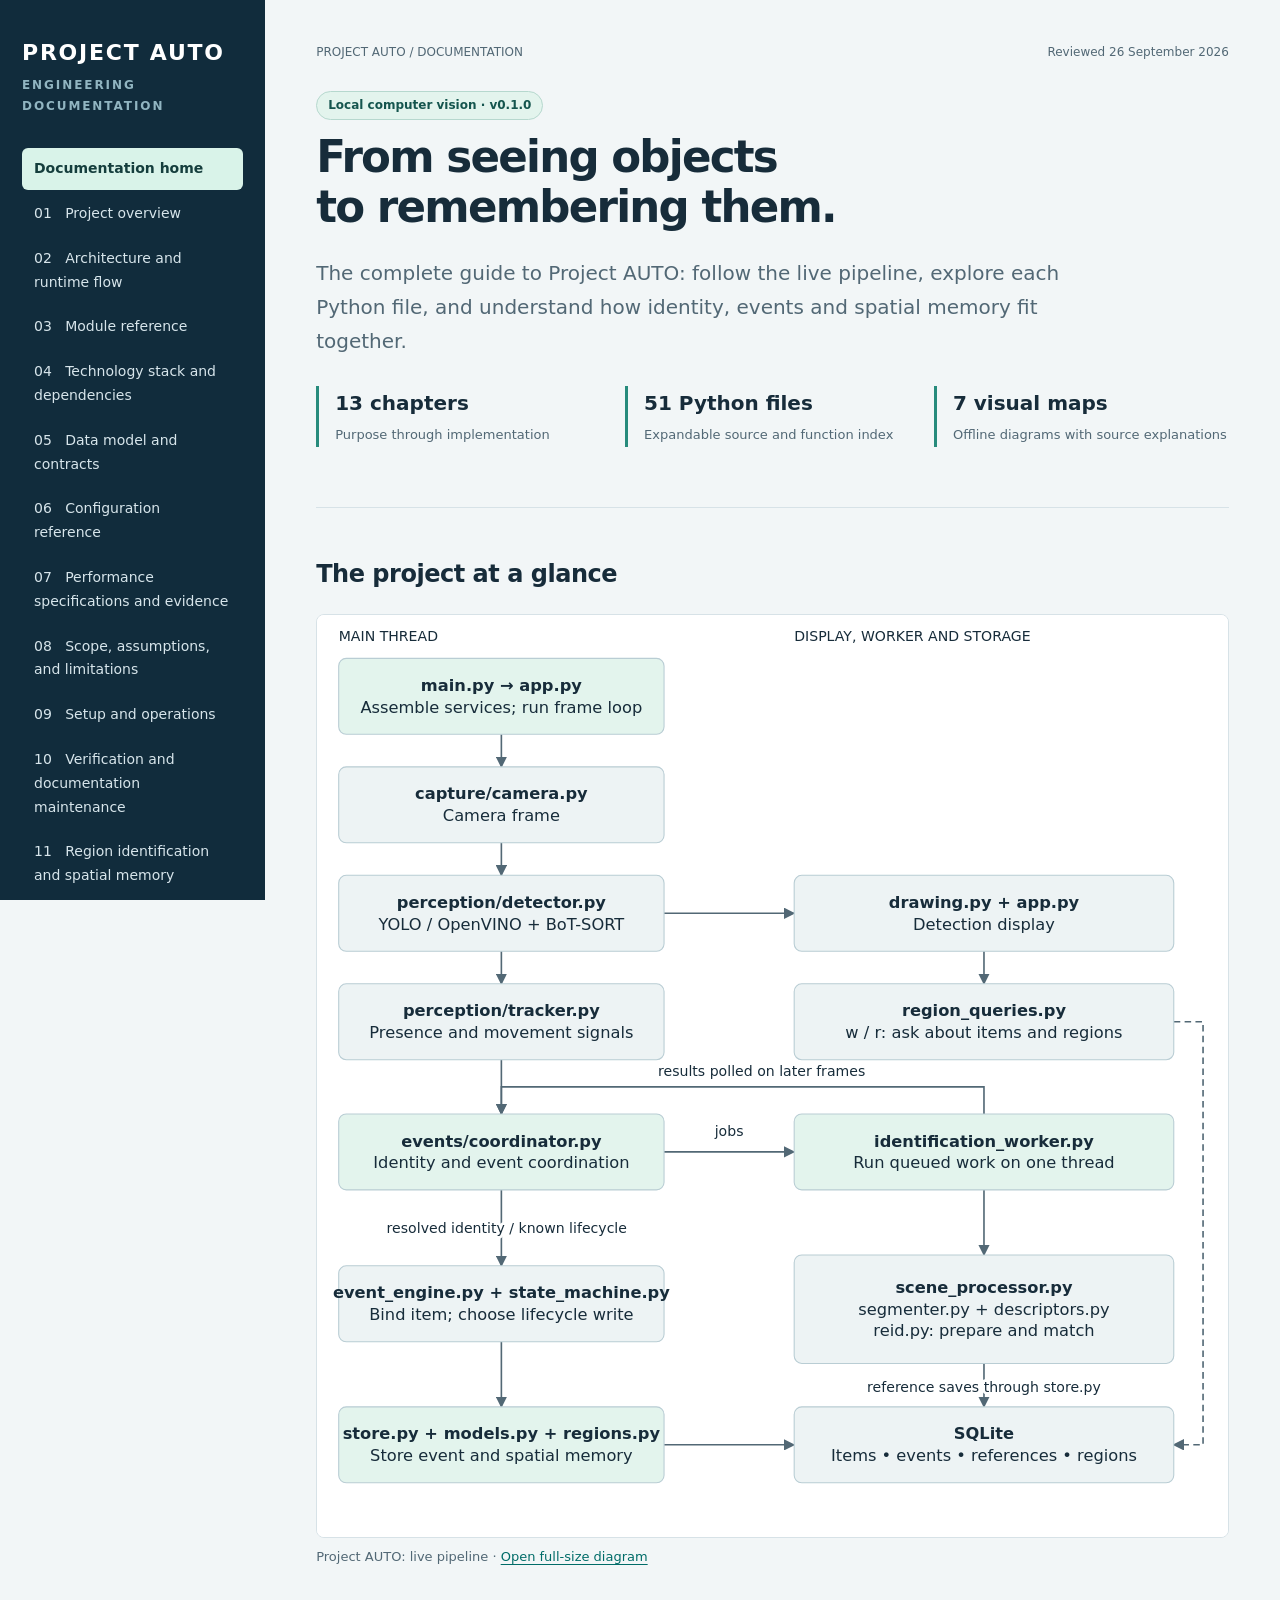
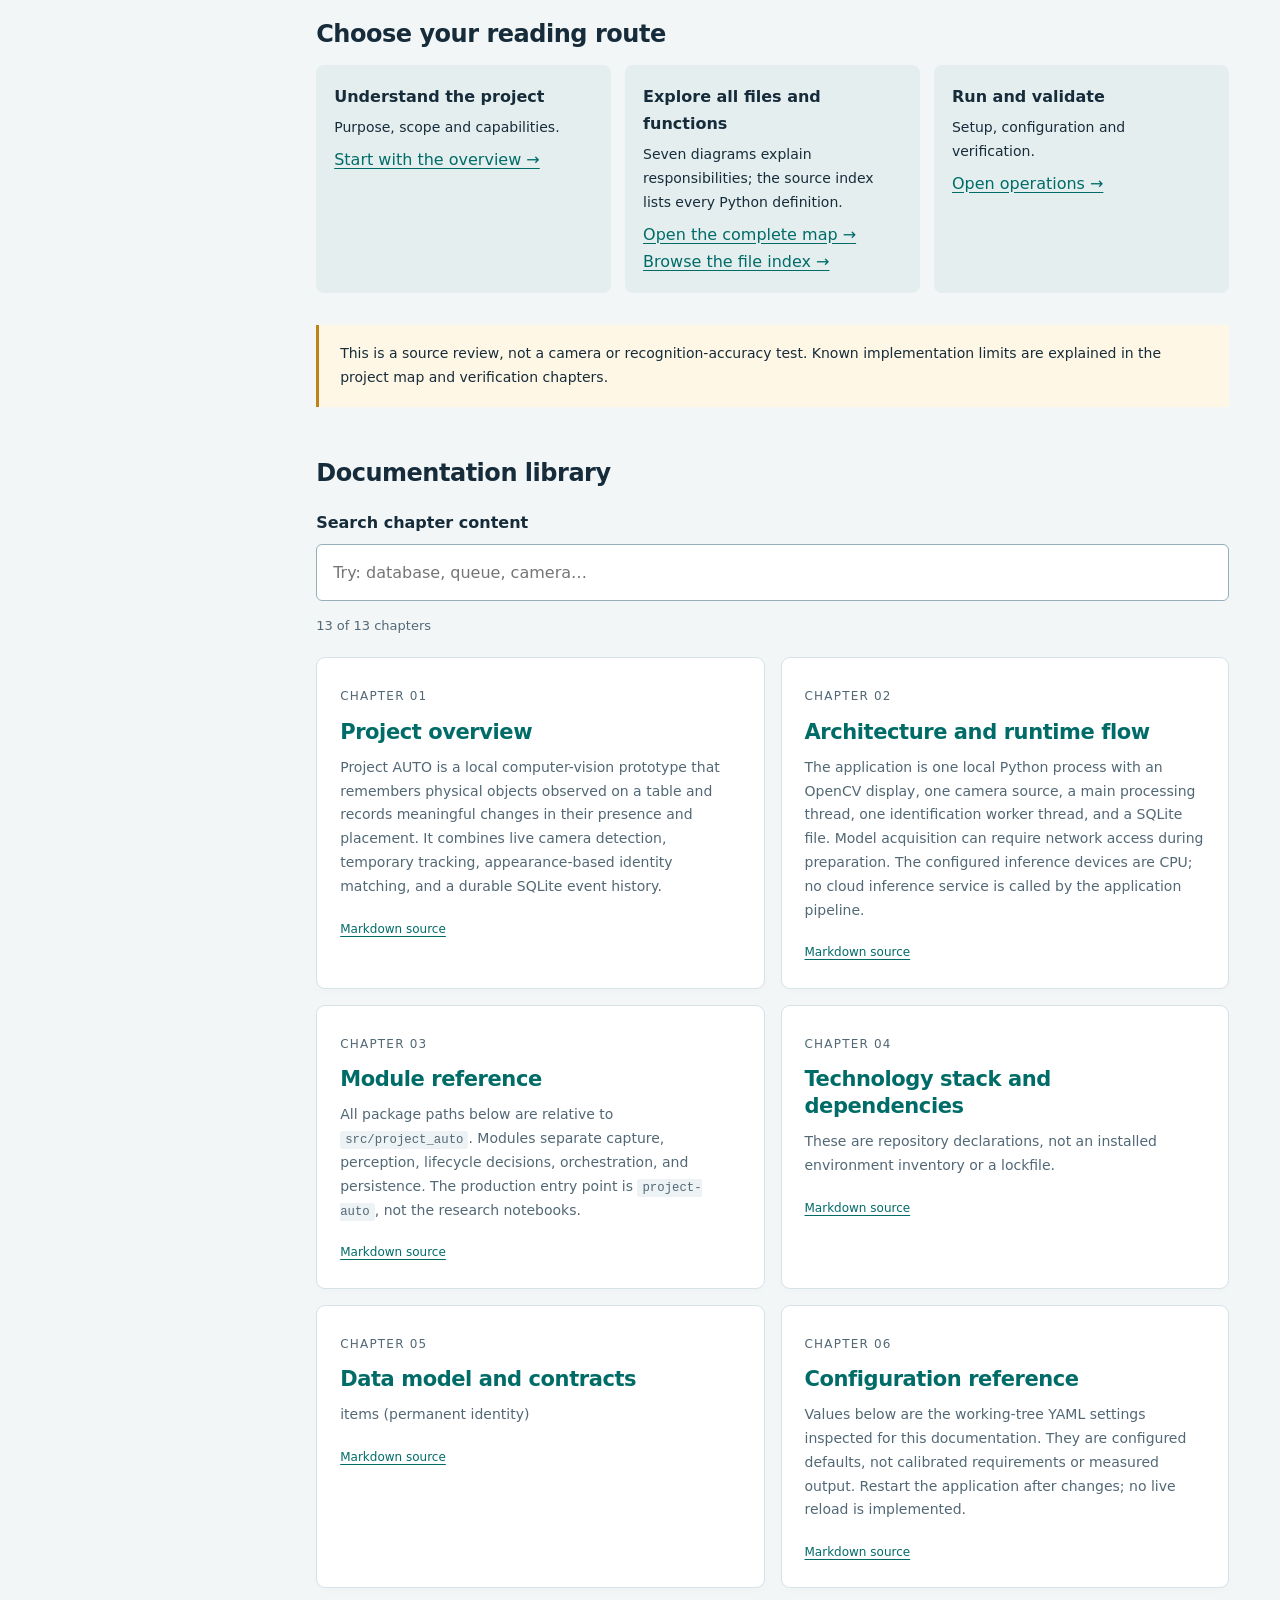
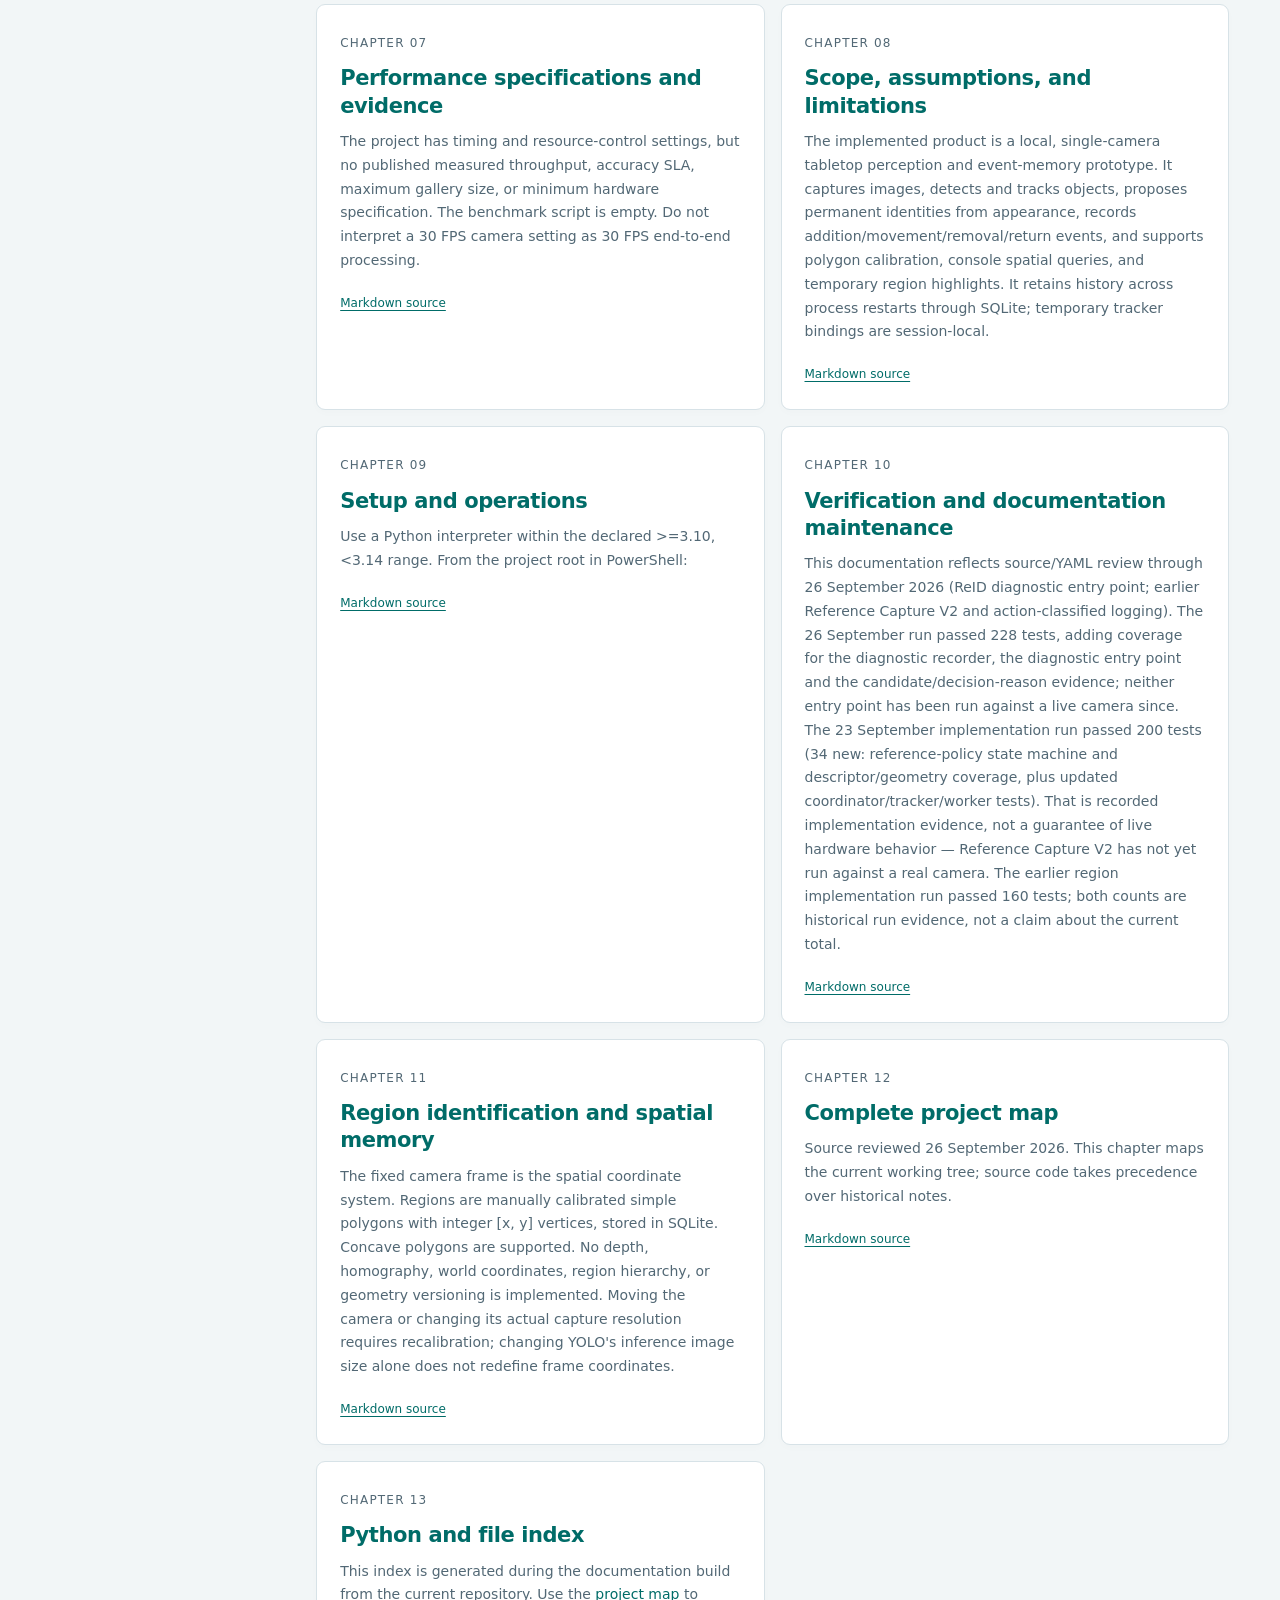
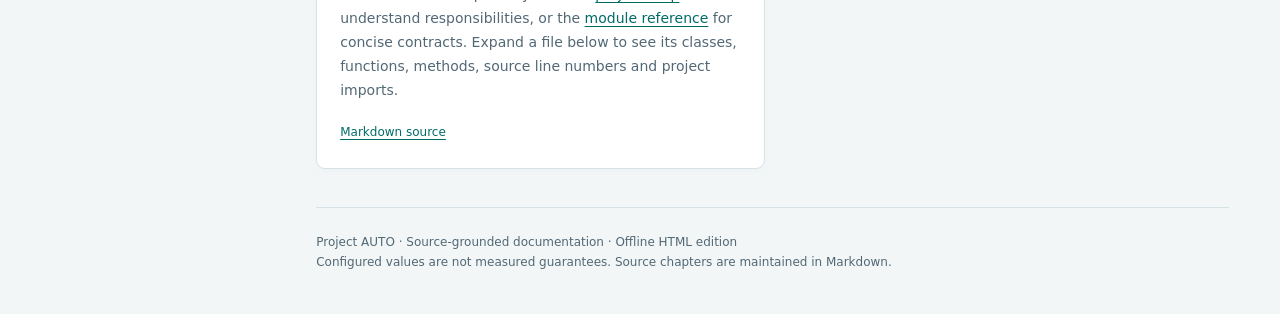
<file: docs/index.html>
<!doctype html><html lang="en"><head><meta charset="utf-8"><meta name="viewport" content="width=device-width, initial-scale=1"><title>Documentation home | Project AUTO</title><link rel="stylesheet" href="assets/docs.css"><script src="assets/docs.js" defer></script></head><body><a class="skip" href="#main">Skip to content</a><div class="layout"><aside class="sidebar"><a class="brand" href="index.html">PROJECT AUTO</a><div class="eyebrow">Engineering documentation</div><nav aria-label="Documentation"><a href="index.html" aria-current="page">Documentation home</a><a href="01-overview.html" >01 &nbsp; Project overview</a><a href="02-architecture.html" >02 &nbsp; Architecture and runtime flow</a><a href="03-modules.html" >03 &nbsp; Module reference</a><a href="04-stack.html" >04 &nbsp; Technology stack and dependencies</a><a href="05-data.html" >05 &nbsp; Data model and contracts</a><a href="06-configuration.html" >06 &nbsp; Configuration reference</a><a href="07-performance.html" >07 &nbsp; Performance specifications and evidence</a><a href="08-scope.html" >08 &nbsp; Scope, assumptions, and limitations</a><a href="09-operations.html" >09 &nbsp; Setup and operations</a><a href="10-verification.html" >10 &nbsp; Verification and documentation maintenance</a><a href="11-regions.html" >11 &nbsp; Region identification and spatial memory</a><a href="12-project-map.html" >12 &nbsp; Complete project map</a><a href="13-source-index.html" >13 &nbsp; Python and file index</a></nav><div class="meta">Version 0.1.0<br>Source reviewed 26 September 2026<br>Local prototype · CPU inference<br><a href="../README.md">Repository README</a></div></aside><main id="main"><div class="topline"><span>PROJECT AUTO / DOCUMENTATION</span><span>Reviewed 26 September 2026</span></div><section class="hero"><span class="badge">Local computer vision · v0.1.0</span><h1>From seeing objects<br>to remembering them.</h1><p class="lead">The complete guide to Project AUTO: follow the live pipeline, explore each Python file, and understand how identity, events and spatial memory fit together.</p><div class="summary"><div><strong>13 chapters</strong><span>Purpose through implementation</span></div><div><strong>51 Python files</strong><span>Expandable source and function index</span></div><div><strong>7 visual maps</strong><span>Offline diagrams with source explanations</span></div></div></section><section><h2>The project at a glance</h2><figure class="diagram"><div class="diagram-scroll"><img src="assets/diagrams/overview.svg" alt="Project AUTO: live pipeline" loading="lazy"></div><figcaption>Project AUTO: live pipeline · <a href="assets/diagrams/overview.svg">Open full-size diagram</a></figcaption></figure></section><section aria-labelledby="routes"><h2 id="routes">Choose your reading route</h2><div class="routes"><div class="route"><strong>Understand the project</strong><p>Purpose, scope and capabilities.</p><a href="01-overview.html">Start with the overview →</a></div><div class="route"><strong>Explore all files and functions</strong><p>Seven diagrams explain responsibilities; the source index lists every Python definition.</p><a href="12-project-map.html">Open the complete map →</a><br><a href="13-source-index.html">Browse the file index →</a></div><div class="route"><strong>Run and validate</strong><p>Setup, configuration and verification.</p><a href="09-operations.html">Open operations →</a></div></div></section><div class="notice">This is a source review, not a camera or recognition-accuracy test. Known implementation limits are explained in the project map and verification chapters.</div><section aria-labelledby="library"><h2 id="library">Documentation library</h2><div class="search"><label for="search">Search chapter content</label><input id="search" type="search" placeholder="Try: database, queue, camera…" aria-describedby="result-count"><p id="result-count" class="count" role="status" aria-live="polite">13 of 13 chapters</p><noscript>Search needs JavaScript; all chapters remain available below.</noscript></div><div class="cards"><article class="card" data-search="project overview # project overview

project auto is a local computer-vision prototype that remembers physical objects observed on a table and records meaningful changes in their presence and placement. it combines live camera detection, temporary tracking, appearance-based identity matching, and a durable sqlite event history.

## purpose and audience

the intended outcome is to answer where an object was last placed, even after it disappears from view. the current application includes polygon calibration and temporary console queries for item location, region contents, activity, and historical association; a richer query ui remains deferred.

this documentation describes the source snapshot inspected on 14 september 2026, package version 0.1.0. it is organized for three levels of use: stakeholders start here and with scope; engineers read architecture, modules, and data; operators use setup, configuration, and verification.

## capability status

| capability | current status | practical meaning |
| --- | --- | --- |
| live camera input | implemented | tries configured usb camera, then webcam; verifies an actual frame |
| detection and temporary tracking | implemented | yolo11s/openvino with ultralytics bot-sort |
| object lifecycle | implemented | time-confirmed addition, stable movement, and absence-based removal |
| permanent identity | integrated, calibration pending | sam2 masking and dinov2 gallery matching run on a background worker |
| return recognition | integrated | a match to a removed item records returned against its existing permanent id |
| persistent memory | implemented | items, events, references, prototypes, and polygon regions in sqlite |
| user display | debug interface | opencv detections, keyboard-triggered console queries, temporary region highlights |
| location questions and semantic regions | implemented; hardware validation pending | separate polygon calibration; event-based current location and region-history queries |
| production accuracy or performance sla | not established | no measured benchmark report or calibrated recognition target |

project task notes report successful real-hardware addition, re-identification, and return scenarios. these are historical reports, not a fresh hardware validation performed for this documentation.

## a typical interaction

an object becomes visible and receives a temporary bot-sort track id. after temporal confirmation, the application schedules identity processing. a usable masked view is compared with saved references. an unmatched view creates a permanent item and added event; a match to a removed item creates returned; a match to an already present item associates the track without another addition event. subsequent stable movement or sustained absence records moved or removed.

a bad view defers identity rather than proving a new object exists. detection class names such as a cup label are not unique physical identities. likewise, a tracker id is not a permanent item id.

## reading routes

- stakeholders: [overview](01-overview.md), [scope and assumptions](08-scope.md), [performance](07-performance.md).
- developers: [architecture](02-architecture.md), [module reference](03-modules.md), [data contracts](05-data.md), [verification](10-verification.md).
- operators: [setup and operations](09-operations.md), [configuration](06-configuration.md), [dependencies](04-stack.md).

## evidence and precedence

current executable code and yaml settings are the primary evidence. package declarations establish dependency ranges, not the exact versions installed on a machine. historical readme/context/task statements may describe earlier stages; where they conflict, this documentation follows the inspected implementation and labels unresolved gaps.

sources: [application composition](../src/project_auto/app.py), [package metadata](../pyproject.toml), [project task history](../src/project_auto/tasks.md).

spatial memory uses the permanently fixed camera frame, not world coordinates. see [region workflow and contracts](11-regions.md). the latest implementation test run on 14 september passed 160 tests; live region calibration is not yet tested. current yolo settings are confidence 0.18 and image size 960. weighted reid acceptance 0.55 and margin 0.15 remain provisional.
"><span class="number">Chapter 01</span><h2><a href="01-overview.html">Project overview</a></h2><p>Project AUTO is a local computer-vision prototype that remembers physical objects observed on a table and records meaningful changes in their presence and placement. It combines live camera detection, temporary tracking, appearance-based identity matching, and a durable SQLite event history.</p><a class="source" href="01-overview.md">Markdown source</a></article><article class="card" data-search="architecture and runtime flow # architecture and runtime flow

## system boundary

the application is one local python process with an opencv display, one camera source, a main processing thread, one identification worker thread, and a sqlite file. model acquisition can require network access during preparation. the configured inference devices are cpu; no cloud inference service is called by the application pipeline.

![main thread, worker and persistent memory](assets/diagrams/overview.svg)

## startup and shutdown

the console entry point calls `main.main()`, which calls `app.run_app()`. paths are resolved relative to the source checkout. startup reads the six yaml configuration files through the app and model constructors, constructs the database store, calls schema creation, constructs perception models and collaborators, and starts the worker. the worker loads its gallery from the store. the camera context then opens capture and the loop begins.

each iteration reads a frame, detects objects, updates the lifecycle tracker, passes signals and detections to the coordinator, and draws the debug frame. pressing q exits; w/r trigger blocking terminal queries and temporary polygon highlights. cleanup destroys opencv windows, asks the worker to stop, and disposes the database engine; the camera context releases capture.

worker startup waits for gallery loading and propagates loading failures to the caller. shutdown sets a stop event, attempts a nonblocking sentinel enqueue and joins for the requested timeout. queued work is skipped; active inference cannot be interrupted.

## responsibility and thread ownership

| concern | owner | execution |
| --- | --- | --- |
| frame acquisition, yolo and bot-sort | camera / yolodetector | main thread |
| temporal lifecycle and movement | detectiontracker | main thread |
| submission, retries, bindings, result application | identitycoordinator / referencemanager | main thread |
| sam2, dinov2, gallery comparison | identificationworker / sceneprocessor / reidmatcher | worker thread |
| reference persistence and gallery refresh | identificationworker / databasestore | worker thread |
| item creation, status lookup, lifecycle persistence | coordinator / eventengine / databasestore | main thread |
| drawing, keyboard and terminal queries | app / region_queries / drawing | main thread |
| region resolution and live spatial updates | databasestore calling pure memory.regions | inside main-thread lifecycle transactions |
| manual polygon calibration | region_calibration / camera / databasestore | separate process launch, no model inference |
| reid ground-truth recording | reid_diagnostics_app / reiddiagnostics | separate process launch of the same pipeline; query ids and outcomes on the main thread, query/candidate rows and crops on the worker thread |

queue submission and polling are non-blocking. this does not make the whole frame loop non-blocking: camera reads, detection, drawing, frame copies, and lifecycle database operations still take time on the main thread. cpu inference on the worker can also compete for shared compute resources.

## identity decisions

![identity resolution across threads](assets/diagrams/worker.svg)

1. tracker add means temporally confirmed, not necessarily a new physical object.
2. the coordinator rejects invalid, small, low-confidence, or insufficiently visible candidates (frame-visibility ratio of the predicted box, not an edge-touch rule) before submitting resolve work.
3. a copied frame and box enter the bounded job queue. referencemanager prevents overlapping jobs for a track while queued.
4. sam2 segments the full frame using the box prompt. sceneprocessor extracts the box crop, retains true mask pixels, fills the background, and prepares an rgb image.
5. dinov2 extracts a normalized cls-token embedding. matching shortlists items by prototype, then combines each shortlisted item's top-k dino score with color/aspect scores when available and checks both score and runner-up margin thresholds.
6. the worker returns new, existing, pending, or error. the main thread creates or associates the item and dispatches the appropriate event.
7. a precomputed reference can be submitted for saving. further captures are event-driven, not interval-spaced: `referencepolicy` schedules a small baseline on item creation, then nothing further until `move_start`/`move_end` runtime transitions (see below) arm bounded candidate nomination; accepted saves refresh the worker's gallery.

the worker gallery includes all statuses for the configured model. the coordinator checks the current item status and active claims before accepting an existing-item result.

## reference capture: sparse and movement-driven

continuous/interval-based capture (a flat `capture_interval_seconds` re-capturing a static item indefinitely) has been replaced by `referencepolicy` (`events/reference_policy.py`), owned by the coordinator. states: `needs_initial -&gt; idle -&gt; armed -&gt; exhausted`.

- **baseline**: on item creation, the identity-resolve embedding becomes baseline reference 1 at no extra cost; the policy schedules `initial_reference_count - 1` further baseline captures, then the track goes idle and captures nothing while static.
- **movement-triggered**: `detectiontracker` emits explicit `move_start`/`move_end` signals on each stable&lt;-&gt;moving transition. these are runtime tracking transitions only — never persisted as `itemevent`s, never forwarded to `eventengine`. `move_start` arms up to `max_movement_reference_attempts` candidate nominations, spaced `candidate_retry_frames` apart; the budget is consumed at nomination time, not on result feedback, so in-flight async work cannot cause runaway re-nomination. `move_end` nominates exactly one final &quot;settled pose&quot; candidate, exempt from the attempt budget.
- **two-stage gating**: stage a (cheap — crop validity, box area, detector confidence, frame visibility, sharpness) runs on the main thread before a job is ever queued, so sam/dino never run on every frame of a tracked object. stage b (expensive — sam mask score, mask occupancy, novelty against the item's existing gallery) runs in the worker after sam/dino; baseline candidates are exempt from novelty gating (two similar baseline views are expected), movement/settled candidates are not. a rejected candidate returns before `add_reference_if_needed` and never updates the prototype.
- `max_references_per_item` is a hard ceiling; new references are simply refused once reached (no replacement policy yet).

historical notes report 200 passing offline tests. additional diagnostics tests are now present; no fresh full-suite or camera run is claimed by this documentation.

the configured two-reference baseline is an intent, not a guaranteed count: feedback for the first precomputed initial save currently consumes the remaining baseline budget. see the [source behavior explanation](12-project-map.md#reference-learning-is-separate-from-event-history).

## architectural invariants and limits

- tracking never performs sam/reid inference or database writes.
- permanent identity belongs to `item.id`; `source_track_id` is diagnostic/session metadata.
- persistence records meaningful events and references, not every video frame.
- a pending view does not produce an added event.
- removal releases the event engine's track binding while preserving item history.
- moved before identity resolution is currently dropped, not buffered or replayed.
- results for inactive track ids are rejected. there is no generation token in job/result contracts, so protection against delayed results after numeric track-id reuse is not comprehensive.
- move_start/move_end are runtime tracking transitions, never persisted itemevents and never routed through eventengine/decide_track_signal; only moved is the persisted &quot;meaningful location change&quot; semantic. a move_start/move_end pair can occur without a corresponding moved (e.g. an object nudged back to essentially the same spot).

sources: [app](../src/project_auto/app.py), [coordinator](../src/project_auto/events/coordinator.py), [worker](../src/project_auto/events/identification_worker.py), [scene processing](../src/project_auto/perception/scene_processor.py).

## spatial memory boundary

eventengine passes add/returned destination boxes, moved source/destination boxes, and remove source evidence to existing store operations. the coordinator supplies actual frame dimensions in memory. databasestore resolves centroid membership via the pure geometry module and commits region ids, name snapshots, normalized areas, and item.current_box/current_region_id together. removed clears both live fields; no tracker or per-frame spatial writes are introduced.

the normal app does not automatically run calibration. a separate region_calibration entry point uses the same camera abstraction and yaml configuration; w/r queries use store apis and hold highlight state only in app memory. full contracts and flow: [regions and spatial memory](11-regions.md).

## reid diagnostic entry point

`python -m project_auto.reid_diagnostics_app` calls the same `app.run_app()` with three overrides read from `configs/reid_diagnostics.yaml`: a `reiddiagnostics` recorder, `prototype_shortlist_size: 0` (every gallery item scored) and a separate database file. the normal entry point calls `run_app()` with no arguments, so it passes no recorder and keeps the configured shortlist and database; its behaviour is unaffected.

with a recorder present, the coordinator issues a `query_id` for each resolve job and records the outcome it applies (added/returned/assoc/defer/defer_claimed/error/dropped/stale). the worker records one query row, one row per scored candidate, and raw/masked crops, so disk writes stay off the video thread. capture jobs are not recorded. recording failures are logged and never fail a job. labelling is done offline by joining a hand-written ground-truth file on `query_id`.

sources: [diagnostic entry point](../src/project_auto/reid_diagnostics_app.py), [recorder](../src/project_auto/utils/reid_diagnostics.py), [diagnostic settings](../configs/reid_diagnostics.yaml).

## separate diagnostic launch

`reid_diagnostics_app.py` reuses `app.run_app()` with a recorder, a separate database and a whole-gallery shortlist override from `configs/reid_diagnostics.yaml`. normal tracking has no diagnostic recorder. the [complete map](12-project-map.md) connects every python file to its project function; the [source index](13-source-index.md) lists every definition.
"><span class="number">Chapter 02</span><h2><a href="02-architecture.html">Architecture and runtime flow</a></h2><p>The application is one local Python process with an OpenCV display, one camera source, a main processing thread, one identification worker thread, and a SQLite file. Model acquisition can require network access during preparation. The configured inference devices are CPU; no cloud inference service is called by the application pipeline.</p><a class="source" href="02-architecture.md">Markdown source</a></article><article class="card" data-search="module reference # module reference

all package paths below are relative to `src/project_auto`. modules separate capture, perception, lifecycle decisions, orchestration, and persistence. the production entry point is `project-auto`, not the research notebooks.

for the visual view, open the [complete project map](12-project-map.md). the [python and file index](13-source-index.md) lists every class, function, method and supporting file.

## application and capture

| module | public entry points | responsibility and boundary |
| --- | --- | --- |
| [main.py](../src/project_auto/main.py) | main | console entry point; delegates to run_app |
| [app.py](../src/project_auto/app.py) | run_app | loads services, capture/display, w/r console queries and temporary region highlights; owns no region sql. optional reid_config/database_path/diagnostics arguments are used only by the diagnostic entry point |
| [reid_diagnostics_app.py](../src/project_auto/reid_diagnostics_app.py) | run_diagnostics, main | separate diagnostic launch; overrides shortlist and database, constructs recorder, delegates to run_app |
| [region_calibration.py](../src/project_auto/region_calibration.py) | run_calibration | separate live-camera polygon editor; reuses camera and store; terminal naming |
| [reid_diagnostics_app.py](../src/project_auto/reid_diagnostics_app.py) | run_diagnostics, main | separate reid ground-truth entry point; runs run_app with a recorder, shortlist override and separate database from reid_diagnostics.yaml |
| [region_queries.py](../src/project_auto/region_queries.py) | query_regions | prints item location or region contents/activity/history; returns highlight ids |
| [capture/camera.py](../src/project_auto/capture/camera.py) | cameraconfig, camera.open/read/close | configures properties before the first read; verifies devices in fallback order; returns bgr frames; supports a context manager |

## perception

| module | public types / operations | input and output |
| --- | --- | --- |
| [perception/detector.py](../src/project_auto/perception/detector.py) | detection, yolodetector.detect | bgr frame to class/confidence/xyxy box/optional temporary id; loads or exports openvino model; runs persistent bot-sort |
| [perception/tracker.py](../src/project_auto/perception/tracker.py) | detectiontracker.update, tracksignal, trackstatus | detection list to immutable add/moved/remove/move_start/move_end signals (0-2 per track per frame); ignores detections without ids; maintains candidate, stable, moving, and missing lifecycle. move_start/move_end are runtime-only, never persisted |
| [perception/segmenter.py](../src/project_auto/perception/segmenter.py) | segmenterconfig, samsegmenter.segment, segmentation | uint8 bgr frame plus integer boxes to frame-sized boolean masks and scores; true retains foreground; selects best finite nonempty mask |
| [perception/scene_processor.py](../src/project_auto/perception/scene_processor.py) | sceneprocessor.prepare_reference/process, preparedreference, identitydecision | prepares masked rgb crop, normalized embedding, aspect ratio and foreground color histogram; proposes new/existing/pending; owns no scheduling or persistence |

tracker confirmation lasts two seconds with at most 15 cumulative candidate misses per attempt. a 16th miss resets the attempt. stable placement uses a centered buffer, and movement must stop visibly for the configured interval before moved. absence of a stable or moving track for two seconds emits remove. these are heuristics in image coordinates, not physical motion measurement.

## orchestration and events

| module | main contracts | responsibility |
| --- | --- | --- |
| [events/coordinator.py](../src/project_auto/events/coordinator.py) | identitycoordinator.handle_frame/shutdown | applies results, submits resolve/capture jobs, schedules retries, routes lifecycle events, guards active claims, drives referencepolicy from move_start/move_end |
| [events/reference_policy.py](../src/project_auto/events/reference_policy.py) | referencepolicy, referencepolicystate, candidatekind, candidatedecision | sparse/event-driven reference-capture scheduling: baseline-then-idle for a static item, movement-triggered bounded candidate nomination. pure bookkeeping over caller-supplied frame numbers; no sam/dino/clock/persistence |
| [events/identification.py](../src/project_auto/events/identification.py) | identificationjob, identificationresult, identificationstate, referencemanager | immutable cross-thread message containers (now carrying candidate_kind) and per-track bookkeeping; queue eligibility and cooldowns |
| [events/identification_worker.py](../src/project_auto/events/identification_worker.py) | identificationworkerprotocol, identificationworker.start/stop/submit/poll_results | one worker, bounded jobs, unbounded results, gallery snapshot, model work, the expensive reference-quality/novelty gate, and reference persistence |
| [events/event_engine.py](../src/project_auto/events/event_engine.py) | eventengine.process_signal/process_add/process_move/process_remove/process_return | resolves session track bindings and performs atomic lifecycle store operations; rejects conflicting claims; move_start/move_end are never routed here |

worker exceptions during a job become error results. initial gallery loading is synchronized with start(), and failures propagate to its caller. shutdown uses a stop event and nonblocking sentinel attempt.

## memory and presentation

| module | main contracts | responsibility |
| --- | --- | --- |
| [memory/reid.py](../src/project_auto/memory/reid.py) | reidconfig, galleryentry, candidatescore, reidmatch, reidmatcher | loads dinov2 once, normalizes embeddings, ranks prototypes and reference similarities; returns every scored candidate and a decision reason as evidence; db-agnostic and writes no files |
| [memory/models.py](../src/project_auto/memory/models.py) | region, item, itemembedding, itemevent, itemstatus, itemeventtype | typed sqlalchemy schema, constraints, indexes, relationships |
| [memory/store.py](../src/project_auto/memory/store.py) | databasestore | short-lived sessions, lifecycle/spatial transactions, region crud and queries, vector/descriptor persistence, prototypes and gallery snapshots |
| [memory/state_machine.py](../src/project_auto/memory/state_machine.py) | statedecision, decide_track_signal, decide_return_signal | maps supported signals to status and event type; does not infer identity |
| [utils/drawing.py](../src/project_auto/utils/drawing.py) | draw_detections, draw_regions | returns annotated copies; polygons use translucent fills, outlines, names and optional bgr colors |

## descriptors and supporting components

[perception/descriptors.py](../src/project_auto/perception/descriptors.py) implements pure supplementary descriptors. aspect ratio is max(width/height, height/width), so a 90-degree box rotation has the same ratio; it is not absolute size. foreground rgb pixels produce a normalized 32 x 32 hue/saturation histogram before background replacement. color similarity is 1 minus bhattacharyya distance; aspect similarity uses gaussian falloff with sigma 0.25. these descriptors are now wired through preparation, worker saves, gallery loading, and matching. calibration/held-out accuracy remains unverified.

also in `descriptors.py`: `sharpness()` (laplacian variance, measures only, no built-in threshold) and `frame_visibility_ratio()`/`clip_box_to_frame()` (visible fraction of a *predicted*, unclipped box against the image bounds — the predicted box is never overwritten by its clipped version before measuring). both are cheap, main-thread-safe geometry/pixel operations used by the reference-capture stage a gate; neither invokes sam or dino.

the matcher first shortlists by dino prototypes. it averages top-k scores separately for dino, valid color references, and valid aspect references. with both supplementary scores available, final score = 0.65 * dino + 0.20 * color + 0.15 * aspect; otherwise it falls back to dino alone. acceptance requires the configured score threshold and best-minus-runner-up margin; a single candidate has no margin competitor. reidmatch also carries every scored candidate (final/dino/color/aspect scores and reference count) and a decision reason (accepted, low_margin, below_threshold, gallery_empty); these are excluded from equality and only recorded by the diagnostic entry point. margin rejection currently yields no accepted identity, which sceneprocessor interprets as new; an ambiguity/confirmation flow is still deferred.

| path | status | usage |
| --- | --- | --- |
| [utils/reid_diagnostics.py](../src/project_auto/utils/reid_diagnostics.py) | implemented; optional | per-run query/candidate/outcome csvs and raw/masked crops; called by worker/coordinator only when a recorder is supplied |
| [memory/regions.py](../src/project_auto/memory/regions.py) | implemented, pure geometry | regiongeometry, validate_polygon, polygon_area, point_in_polygon, resolve_region, box_area_fraction; no sql/session imports |
| [scripts/define_regions.py](../scripts/define_regions.py) | thin wrapper | delegates to region_calibration.run_calibration |
| [display/viewer.py](../src/project_auto/display/viewer.py) | empty | actual display currently lives in app.py |
| [utils/logging.py](../src/project_auto/utils/logging.py) | implemented | `log_action(category, **fields)`: fixed action taxonomy (event/new/match/assoc/ambig/reject/defer/capture/queue/error/region/system), one ascii-sigil/ansi-color line per action, emitted once by the layer that owns the data. still print()-based, not the stdlib logging module |
| [utils/reid_diagnostics.py](../src/project_auto/utils/reid_diagnostics.py) | implemented, diagnostic only | reiddiagnostics, queryrecord, candidaterecord: per-run queries/candidates/outcomes csvs and raw/masked crops keyed by query_id, with config hash and git commit. imports nothing from the pipeline; write failures are logged, never raised |
| [scripts/run_camera.py](../scripts/run_camera.py) | implemented wrapper | calls the main application |
| [scripts/run_video.py](../scripts/run_video.py) | empty | no video-file execution path provided here |
| [scripts/benchmark_local.py](../scripts/benchmark_local.py) | empty | no benchmark implementation |
| [cmaera_no_identifier.py](../cmaera_no_identifier.py) | standalone diagnostic | cycles camera indexes 0 through 4; opens camera windows |
| notebooks/reid_tuning | research assets | reference/query examples, notebooks, embeddings, and result images; not an automated production evaluation |
| tests | automated checks | synthetic/unit/persistence coverage; see verification chapter |

do not infer implemented behavior from a placeholder filename or a historical task entry. package egg-info directories are generated metadata; `pyproject.toml` is the maintained dependency source.

the region store api and detailed event semantics are documented in [chapter 11](11-regions.md). geometry, current contents, historical association, and activity remain distinct responsibilities.
"><span class="number">Chapter 03</span><h2><a href="03-modules.html">Module reference</a></h2><p>All package paths below are relative to <code>src/project_auto</code>. Modules separate capture, perception, lifecycle decisions, orchestration, and persistence. The production entry point is <code>project-auto</code>, not the research notebooks.</p><a class="source" href="03-modules.md">Markdown source</a></article><article class="card" data-search="technology stack and dependencies # technology stack and dependencies

## stack by layer

| layer | technology | project use |
| --- | --- | --- |
| language and packaging | python, setuptools, editable src-layout install | local cli application, typed data contracts |
| camera and visualization | opencv | camera capture, image operations, desktop debug window |
| detection inference | ultralytics yolo11s + openvino | source weights exported to local openvino format |
| temporary tracking | ultralytics bot-sort | persistent ids across frame detections |
| segmentation | transformers sam2 + pytorch | box-prompted masks on cpu |
| identity embeddings | transformers dinov2 + pytorch | normalized image embeddings on cpu |
| numeric and image processing | numpy, pillow | array operations, cosine similarity, rgb crops |
| region geometry | pure python ray casting and shoelace formula | fixed-frame polygon validation/resolution; no shapely dependency |
| storage | sqlalchemy 2.x + sqlite | local relational memory with json vectors, boxes and polygons |
| configuration | yaml / pyyaml | camera, models, timing, thresholds, database path |
| concurrency | python threading and queue | one background identification worker |
| tests | pytest | deterministic behavior and persistence checks |
| documentation | markdown, generated html/css/javascript | offline portal; standard-library python builder |

## declared runtime dependencies

these are repository declarations, not an installed environment inventory or a lockfile.

| dependency | declared range | why it is needed |
| --- | --- | --- |
| python | &gt;=3.10,&lt;3.14 | supported interpreter range in package metadata |
| opencv-python | &gt;=4.10 | capture and opencv display |
| openvino | &gt;=2024.0 | optimized detector runtime |
| pyyaml | &gt;=6.0 | configuration loading |
| ultralytics | &gt;=8.4 | yolo loading/export and bot-sort integration |
| sqlalchemy | &gt;=2.0,&lt;3.0 | orm, sessions, schema and database operations |
| torch | unpinned, reid extra | sam2 and dinov2 inference |
| transformers | unpinned, reid extra | sam2model/sam2processor and automodel/autoimageprocessor |
| pillow | unpinned, reid extra | pil images for preprocessing |
| setuptools | &gt;=75, build dependency | setuptools.build_meta backend |

the full live application imports and constructs sam2 and reid unconditionally. install `.[reid]` for the current live entry point even though packaging labels these dependencies optional. a base-only installation is not a complete live runtime.

numpy is imported directly but is not explicitly declared in `pyproject.toml`; it currently relies on transitive installation. pytest is used by the test suite but has no declared test extra. ruff settings exist, but ruff is not declared as an installed development dependency. there is no dependency lockfile in the inspected repository; reproducibility requires recording a tested environment separately.

## model and hardware dependencies

| asset | configured value | acquisition / assumption |
| --- | --- | --- |
| detector source | models/yolo11s.pt | loaded through ultralytics; may be downloaded if absent |
| detector export | models/yolo11s_openvino_model | reused if directory exists; otherwise exported dynamically |
| segmentation model | facebook/sam2-hiera-base-plus | transformers from_pretrained; needs compatible library apis and cached/downloadable weights |
| embedding model | facebook/dinov2-base | transformers from_pretrained; same cache/download consideration |
| camera | usb index 0, fallback webcam index 1 | indices are machine-specific, not portable device identifiers |
| target machine | lenovo yoga pro 7i, intel integrated graphics | project notes' target; no minimum ram/cpu or portable hardware qualification published |

all configured model devices are cpu. the detector uses openvino while sam2 and dinov2 use pytorch; the presence of intel graphics does not imply that those models are gpu-accelerated.

## environment assumptions

the supported workflow is an editable checkout with its adjacent configs and models. packaged standalone distribution of those assets is not configured. initial installation/model preparation can use network access; offline operation needs cached assets verified beforehand. application data access depends on filesystem permissions, and the opencv window needs an interactive desktop session.

library and model license review, exact transitive dependency inventory, and vulnerability auditing have not been performed as part of this documentation. no dependency versions were changed.

sources: [pyproject.toml](../pyproject.toml), [detector](../src/project_auto/perception/detector.py), [segmenter](../src/project_auto/perception/segmenter.py), [reid](../src/project_auto/memory/reid.py).
"><span class="number">Chapter 04</span><h2><a href="04-stack.html">Technology stack and dependencies</a></h2><p>These are repository declarations, not an installed environment inventory or a lockfile.</p><a class="source" href="04-stack.md">Markdown source</a></article><article class="card" data-search="data model and contracts # data model and contracts

## persistent entities

![persistent identity, event, reference and region relationships](assets/diagrams/memory.svg)

```text
items (permanent identity)
  | 1                       | 1
  +----&lt; item_events        +----&lt; item_embeddings
         meaningful history        model-specific references

regions (logical polygons)
  +----&lt; items.current_region_id
  +----&lt; item_events.source_region_id / destination_region_id
```

| table | principal fields | purpose |
| --- | --- | --- |
| items | id, class_name, display_name, status, first_seen_at, last_seen_at, identity_confidence, item_prototype, current_region_id, current_box, created_at, updated_at | durable physical-object identity and current stored state |
| item_events | id, item_id, event_type, occurred_at, started_at, finished_at, source_track_id, detector_confidence, source_region_id, destination_region_id, source_region, destination_region, source_box, destination_box, source_box_area_fraction, destination_box_area_fraction, evidence paths, notes | meaningful lifecycle and placement history |
| item_embeddings | id, item_id, model_name, embedding, aspect_ratio, color_histogram, object_image_path, created_at | json reference vectors with optional supplementary descriptors |
| regions | id, unique name, polygon, area_px, created_at | fixed-frame integer polygons with stored shoelace area |

items have one-to-many relationships to both child tables. foreign keys are enabled for every store connection. deleting an item cascades to its events and embeddings. sqlalchemy string enums constrain stored status/event values. indexes include event item/time and embedding item/model lookup pairs.

evidence fields hold object-image, context-image, or video-clip paths, not binary media. their presence in the schema does not mean the live pipeline writes evidence files: reference saves provide vectors, descriptors and model names without filling those evidence paths. the separate diagnostic recorder can save raw/masked resolve crops under its run directory; those files are not linked to lifecycle evidence columns.

## states and events

| trigger | resulting status | persisted event |
| --- | --- | --- |
| confirmed view resolved as new | present | added |
| existing removed identity matched | present | returned |
| existing present identity matched | unchanged | none; associate track only |
| existing occluded identity matched | unchanged by association path | none; automatic occlusion restoration is not wired |
| known track completes stable movement | present | moved |
| known stable/moving track absent beyond timeout | removed | removed |
| explicit store status operations | present or occluded as requested | status_changed where applicable |

occluded is a modeled status with store operations, but the live tracker does not emit general occlusion/status-change behavior. absence heuristics therefore cannot reliably distinguish a long occlusion from physical removal.

## persistence semantics

`add_item_with_event()` commits a new item and its initial event together. status and movement operations update the item and append the event transactionally. event intervals require both timezone-aware endpoints in chronological order. bounding boxes are stored separately from optional semantic regions. history is returned chronologically, and present-item queries include occluded items.

`last_seen_at` is updated by store operations; it is not a continuously persisted per-frame heartbeat. location information is event-oriented, especially movement source/destination boxes. item.current_box/current_region_id now store the latest meaningful spatial belief. a pixel-space polygon resolver and temporary console queries are implemented; no world-coordinate calibration exists.

`save_item_embedding()` validates and normalizes a reference and updates the normalized-mean prototype atomically. `add_reference_if_needed()` additionally enforces the caller's target count. `load_reid_gallery()` creates an independent float32 snapshot grouped by item, filtered by model and optionally status. compatible model spaces and vector dimensions are required; changing preprocessing under the same model name is not fully captured by the schema.

## in-memory contracts

| contract | essential contents | meaning |
| --- | --- | --- |
| detection | optional track_id, class_id/name, confidence, integer xyxy box | one frame's detector result |
| tracksignal | signal type, track_id, detection, optional item_id and movement metadata | lifecycle proposal; add alone does not establish identity |
| preparedreference | rgb pil crop, normalized embedding, aspect ratio, color histogram | usable masked view available for matching/saving |
| identitydecision | new/existing/pending, source_track_id, item_id, similarity, reference | scene-processing proposal, not a committed database result |
| identificationjob | resolve/capture, track_id, optional item_id, frame, box, precomputed reference | work crossing into the background thread |
| identificationresult | kind, track_id, status, item_id, similarity, reference, failure_reason | worker result consumed by the coordinator |
| galleryentry | item_id, reference matrix, optional prototype, aspect_ratios and flattened color_histograms arrays | matching snapshot for one permanent item |

frames are uint8 bgr arrays shaped height x width x 3. detection boxes use frame-pixel xyxy coordinates. sam masks are frame-sized boolean arrays; true means retain the object. dino input crops are rgb. monotonic time measures lifecycle/cooldown durations, while event timestamps use utc-aware datetimes at the api boundary.

## schema evolution

aspect and histogram descriptors are integrated through preparedreference, worker capture, optional itemembedding fields, and gallery arrays. missing legacy descriptors are represented as nan in gallery arrays; the matcher uses dino-only scoring when both supplementary scores are not available. histogram bin-layout/preprocessing version is not persisted; compatible capture conventions remain required.

`create_schema()` calls base.metadata.create_all: missing tables are created, existing tables are not altered. existing databases need deliberate schema migration or an explicitly chosen fresh database. no automatic migration, destructive reset, or schema-version framework is provided. the inspected-schema [manual sql](manual_schema_update.sql) covers eight missing nullable columns and region indexes; it was tested on a copy but not applied to the live file in this session. always reinspect before using it; see [startup incident and recovery](09-operations.md).

## spatial state and historical relationships

all region fks use on delete set null; historical event strings survive region deletion/renaming. add/moved/returned set current_box/current_region_id and update last_seen_at within the event transaction. removed preserves source evidence and clears current fields. the generic record_event api remains an append-only historical operation rather than a live-state transition. store queries distinguish current contents, historical associated items, and event activity by their respective item/event fks. full field semantics, normalized-area formula, conservative legacy fallback, and api signatures: [region memory](11-regions.md).

sources: [models](../src/project_auto/memory/models.py), [store](../src/project_auto/memory/store.py), [event engine](../src/project_auto/events/event_engine.py), [job contracts](../src/project_auto/events/identification.py).

## diagnostic data outside sqlite

the separate diagnostic launcher writes queries.csv, candidates.csv, outcomes.csv and crops under logs/reid_runs/run_id. query_id links scored evidence to the outcome applied by the coordinator. ground-truth labels still need human input. normal tracking does not create these diagnostic files.
"><span class="number">Chapter 05</span><h2><a href="05-data.html">Data model and contracts</a></h2><p>items (permanent identity)</p><a class="source" href="05-data.md">Markdown source</a></article><article class="card" data-search="configuration reference # configuration reference

values below are the working-tree yaml settings inspected for this documentation. they are configured defaults, not calibrated requirements or measured output. restart the application after changes; no live reload is implemented.

## camera and database

| file / key | current value | interpretation |
| --- | --- | --- |
| camera.yaml: usb_device | 0 | first camera attempted |
| camera.yaml: webcam_device | 1 | fallback camera |
| camera.yaml: width / height | 1280 / 720 | requested capture resolution; device negotiation can differ |
| camera.yaml: fps | 30 | requested capture rate, not application throughput |
| table.yaml: database.path | data/project_auto.db | sqlite path resolved from project root |
| table.yaml: regions.highlight_frames | 150 | frames to show query-selected polygons; in-memory state only |

## detector and lifecycle: perception.yaml

| key | current value | interpretation |
| --- | --- | --- |
| source_model | models/yolo11s.pt | yolo source weights |
| openvino_model | models/yolo11s_openvino_model | export directory reused when present |
| confidence | 0.18 | detector confidence filter |
| iou | 0.45 | inference overlap threshold passed to ultralytics |
| image_size | 960 | inference image-size argument; not camera resolution |
| device | cpu | inference device argument |
| candidate_confirmation_seconds | 2.0 | confirmation duration before add signal |
| max_candidate_missing_frames | 15 | cumulative misses tolerated per candidate attempt |
| removal_timeout_seconds | 2.0 | confirmed-track absence before remove |
| movement_buffer_scale | 1.2 | centered stable placement buffer scale |
| movement_stop_tolerance_pixels | 5.0 | allowed center displacement during stop confirmation |
| movement_stopped_confirmation_seconds | 1.0 | visible stopped duration before moved (and the runtime-only move_end, fired the same frame) |

bot-sort's `botsort.yaml` name and `persist=true` are selected in detector code rather than these project yaml files. agnostic_nms is not passed explicitly; the installed ultralytics default inspected in .venv/lib/site-packages/ultralytics/cfg/default.yaml is false (class-aware nms). this is an installed-library default, not a pinned project setting.

## identity models

| file / key | current value | interpretation |
| --- | --- | --- |
| segmenter.yaml: model_name | facebook/sam2-hiera-base-plus | sam2 checkpoint |
| segmenter.yaml: device | cpu | pytorch segmentation device |
| reid.yaml: model_name | facebook/dinov2-base | embedding checkpoint |
| reid.yaml: device | cpu | pytorch embedding device |
| reid.yaml: acceptance_threshold | 0.55 | final weighted score threshold, or dino-only fallback; provisional, not a probability |
| reid.yaml: margin_threshold | 0.15 | minimum best-minus-runner-up final score; provisional |
| reid_diagnostics.yaml: output_dir | logs/reid_runs | separate diagnostic launcher only; resolved from project root |
| reid_diagnostics.yaml: prototype_shortlist_size | 0 | override: score every gallery item in diagnostic mode |
| reid_diagnostics.yaml: database_path | data/diagnostics/project_auto_diagnostics.db | separate diagnostic memory; normal tracking still uses table.yaml |
| reid.yaml: top_k | 3 | number of strongest references averaged, capped by available references |
| reid.yaml: prototype_shortlist_size | 3 | ranked prototype candidates; missing prototypes are retained additionally |

small galleries bypass prototype ranking; a nonpositive shortlist setting also bypasses it. keep top_k positive. library configuration parsing does not provide comprehensive validation of every setting.

## preparation and scheduling: scene_processor.yaml

| key | current value | interpretation |
| --- | --- | --- |
| background_color | [0, 0, 0] | rgb background replacement |
| min_mask_pixels | 100 | minimum retained mask pixels inside the crop |
| job_queue_max_size | 8 | waiting-job capacity, excluding the executing job; keep positive |
| bad_mask_cooldown_seconds | 5.0 | resolve retry delay after bad views, errors, or claimed-item conflicts |
| queue_full_retry_seconds | 0.5 | resolve retry delay after full queue |
| min_box_area | 400 | resolve prefilter minimum box area in square pixels |
| min_detector_confidence | 0.0 | additional resolve filter; detector still uses 0.18 |

### reference capture (event-driven; `events/reference_policy.py`)

replaces the earlier continuous `reference_target_count`/`capture_interval_seconds`/`edge_margin_pixels` interval scheme, which kept re-capturing a static item and filled the gallery with near-identical views.

| key | current value | interpretation |
| --- | --- | --- |
| initial_reference_count | 2 | baseline references per new item; the resolve embedding is reference 1 at no extra cost |
| initial_capture_spacing_frames | 15 | frames to wait before the remaining baseline capture(s) |
| move_candidate_delay_frames | 5 | frames to wait after move_start before the first movement candidate |
| candidate_retry_frames | 10 | spacing between candidate nominations, including after a rejected one |
| max_movement_reference_attempts | 3 | attempt budget per movement event; consumed at nomination, not on result |
| max_references_per_item | 8 | hard ceiling; new references are refused once reached, no replacement policy yet |
| min_reference_sharpness | 30.0 | stage a cheap gate: laplacian-variance threshold; uncalibrated |
| min_reference_frame_visibility | 0.80 | stage a cheap gate: visible fraction of the *predicted* (unclipped) box; replaces the old edge-touch rejection |
| min_mask_score | 0.60 | stage b expensive gate (worker, after sam): uncalibrated |
| min_mask_occupancy | 0.10 | stage b expensive gate: masked pixels / segmented box area; a mask-sanity check, not occlusion detection |
| reference_novelty_threshold | 0.93 | stage b: candidate similarity to an existing reference at or above this is rejected as redundant; baseline candidates are exempt |

these filters and cooldowns are not universal capture guarantees. stage a runs on the main thread for nominated candidates only (never every frame); stage b runs in the worker after sam/dino, and a rejection there never updates the item's stored prototype. none of these five thresholds have been calibrated against real data yet — see [performance caveats](07-performance.md) and tasks.md.

sources: [camera settings](../configs/camera.yaml), [perception settings](../configs/perception.yaml), [database settings](../configs/table.yaml), [sam2 settings](../configs/segmenter.yaml), [reid settings](../configs/reid.yaml), [scene settings](../configs/scene_processor.yaml).

reid weights (0.65 dino, 0.20 color, 0.15 aspect) are constants in memory/reid.py, not yaml options. the older 0.4 threshold applied to dino-only scoring and is historical; the current 0.55/0.15 settings need empirical calibration for the weighted score and descriptor-missing fallback. the 960 detector input requests more inference pixels than 640; no measured throughput effect is claimed.

## normal versus diagnostic configuration

normal tracking uses the six original yaml files and shortlist 3. only reid_diagnostics_app.py reads the seventh file, reid_diagnostics.yaml, and supplies its overrides to app.run_app. its diagnostic database starts without the normal database’s regions; calibration does not copy them automatically.
"><span class="number">Chapter 06</span><h2><a href="06-configuration.html">Configuration reference</a></h2><p>Values below are the working-tree YAML settings inspected for this documentation. They are configured defaults, not calibrated requirements or measured output. Restart the application after changes; no live reload is implemented.</p><a class="source" href="06-configuration.md">Markdown source</a></article><article class="card" data-search="performance specifications and evidence # performance specifications and evidence

## what is specified

the project has timing and resource-control settings, but no published measured throughput, accuracy sla, maximum gallery size, or minimum hardware specification. the benchmark script is empty. do not interpret a 30 fps camera setting as 30 fps end-to-end processing.

| property | configured or derived value | evidence category |
| --- | --- | --- |
| capture request | 1280 x 720 at 30 fps | configuration; actual negotiation unverified |
| detector image-size argument | 960 | configuration |
| candidate confirmation | 2 seconds | configured temporal gate, not total identification latency |
| removal threshold | 2 seconds absent | evaluated when the loop runs, not a hard deadline |
| movement stop confirmation | 1 second within 5 pixels | configured image-space heuristic |
| background concurrency | one worker | source implementation |
| waiting jobs | up to 8 with current setting | source/config; executing job is additional |
| result queue | unbounded | source implementation |
| accepted reference target | 6 per item/model | guarded database-save cap |
| display fps, p95 latency, memory peak, recognition accuracy | not measured here | requires benchmark/evaluation |

## useful estimates, not benchmarks

a 1280 x 720 three-channel uint8 frame contains 2,764,800 bytes, about 2.64 mib. eight queued full-frame copies account for about 21.1 mib of raw frame storage. this excludes the active frame/job, object overhead, result crops, masks, model tensors, and inference workspaces; it is not a process-memory bound.

an identity outcome requires at least the confirmation gate plus queue wait, inference, and result application. failed-view retries add cooldowns. six successful references require an initial view and five additional spaced saves; five two-second gaps contribute roughly ten seconds before processing/queue delays. neither is a guaranteed completion time.

prototype shortlisting still compares against gallery prototypes and sorts ranked items. it reduces detailed reference comparisons for ranked items, but is not a vector index or constant-time lookup. entries without prototypes remain eligible beyond the nominal shortlist size.

## current implementation caveats

- sam2 and dinov2 are moved off the frame loop, but main-thread detection and lifecycle database writes can still stall display.
- with a nonempty gallery, sceneprocessor prepares an embedding, then match_candidate embeds the same prepared crop again. identity resolution can therefore perform two dinov2 passes.
- the reference target caps saves, not inference. the worker prepares a crop before checking the store cap, and the coordinator does not stop scheduling on a skipped result.
- bad additional-reference captures and full capture queues do not receive all resolve-path cooldown protections. repeated capture work remains a possible load source.
- the initial gallery load is outside per-job error handling. a schema failure can leave the identification worker unavailable.
- full-frame copies and cpu model workloads share memory/compute with capture and detection.
- diagnostic prints remain in hot paths; centralized logging is unfinished.
- task notes identify high frame dropout as unresolved pending a post-async hardware check.

these observations are source-based limitations, not measurements or fixes made by this documentation task.

## proposed benchmark protocol

use an isolated database and record the code revision, exact package versions, cpu/ram, power mode, camera/backend, negotiated resolution/rate, model assets, and all yaml settings. separate cold startup/download/export from a warmed steady-state run.

measure frame read, detector/tracker, coordinator, and display duration; worker queue wait and processing duration; end-to-end identity latency; delivered fps; failed reads; cpu usage; peak resident memory; and queue occupancy. report median and p95 values plus sample counts and run duration, not only averages.

exercise an empty scene, several stable objects, repeated additions/removals, movement before identity completes, clipped/bad masks, similar-looking objects, and growing galleries. repeat fixed scenarios under consistent lighting. for identity quality, label same-item versus different-item trials and report false matches, missed matches, and duplicate permanent identities. tune the threshold on calibration examples and evaluate separately held-out examples.

acceptance thresholds for throughput and accuracy remain to be agreed for the intended workload. this protocol is proposed; no benchmark execution is claimed.

sources: [benchmark placeholder](../scripts/benchmark_local.py), [worker](../src/project_auto/events/identification_worker.py), [coordinator](../src/project_auto/events/coordinator.py), [scene processor](../src/project_auto/perception/scene_processor.py), [reid matcher](../src/project_auto/memory/reid.py).

## spatial and inference changes

region resolution scans configured polygons when committing event evidence or making explicit queries. polygon areas are stored once at creation. ordinary frames do not write region/current-box state. translucent drawing runs during calibration or temporary query highlights, and terminal prompts block capture until input completes; this stopgap ui is unsuitable for uninterrupted acquisition guarantees.

yolo confidence is now 0.18 and imgsz is 960; these are configured changes, not measured quality or performance improvements. reid now computes supplementary histogram/aspect scores. the normal app writes no match csv; the separate diagnostic entry point writes csv rows and two png crops per resolve job on the worker thread and scores the whole gallery, so do not benchmark throughput from diagnostic runs. include these settings, region count/vertex count, and query pauses when benchmarking.
"><span class="number">Chapter 07</span><h2><a href="07-performance.html">Performance specifications and evidence</a></h2><p>The project has timing and resource-control settings, but no published measured throughput, accuracy SLA, maximum gallery size, or minimum hardware specification. The benchmark script is empty. Do not interpret a 30 FPS camera setting as 30 FPS end-to-end processing.</p><a class="source" href="07-performance.md">Markdown source</a></article><article class="card" data-search="scope, assumptions, and limitations # scope, assumptions, and limitations

## current scope

the implemented product is a local, single-camera tabletop perception and event-memory prototype. it captures images, detects and tracks objects, proposes permanent identities from appearance, records addition/movement/removal/return events, and supports polygon calibration, console spatial queries, and temporary region highlights. it retains history across process restarts through sqlite; temporary tracker bindings are session-local.

## assumption register

| id | assumption | consequence if false |
| --- | --- | --- |
| a01 | camera is fixed and actual capture resolution remains stable | stored polygons and pixel placement buffers no longer describe equivalent locations; recalibrate |
| a02 | objects receive usable yolo detections and track ids | untracked or undetected objects do not enter the lifecycle |
| a03 | appearance and lighting yield useful masks/embeddings | identity may defer, split into duplicate items, or falsely match |
| a04 | model and preprocessing are compatible across saved references | similarity and prototypes may be invalid after model/preprocessing changes |
| a05 | local devices, model files/cache, desktop, and disk are available | startup or capture can fail; offline startup may lack weights |
| a06 | workload fits one cpu worker and local sqlite | queue deferral, latency, and frame competition can increase |
| a07 | existing database schema matches the current models | create_all cannot repair old columns; gallery load or event writes may fail |
| a08 | camera indexes are configured for the actual machine | wrong device may open, or fallback may fail |
| a09 | a local trusted-user workflow is sufficient | files and camera data have no application-level access-control layer |

these are operating assumptions, not validated guarantees for every deployment.

## known limitations and follow-up work

| limitation | impact | follow-up direction |
| --- | --- | --- |
| reid threshold is provisional | recognition quality at decision margins is unknown | empirical same/different-item calibration and held-out evaluation. recording exists (reid_diagnostics_app, query_id-keyed csvs and crops); a labelled live session and the join/analysis script are still pending |
| reference-capture quality/novelty thresholds are provisional | min_reference_sharpness, min_mask_score, min_mask_occupancy, reference_novelty_threshold are uncalibrated starting estimates | run against a live camera and tune from the capture/reject action-classified logs |
| reference capture v2 is untested on live hardware | sparse/event-driven capture behavior (baseline stop, move_start/move_end nomination) is verified only by fakes/synthetic images | run project-auto against a real camera and confirm the documented lifecycle |
| movement before identity is dropped | event history can omit an early movement | define buffering/reconciliation policy |
| delayed results have no track generation token | numeric id reuse can defeat active-id checks | add generation-aware correlation and tests |
| initial identity and first reference are separate transactions/jobs | newly created items may briefly lack matchable references | review consistency and failure recovery |
| reference gallery has no replacement policy at its cap | max_references_per_item simply refuses new references once reached | add diversity-aware replacement (evict most redundant member) |
| mask_occupancy is a sanity check, not occlusion detection | cannot distinguish a physically small object from a partially hidden one | add true partial-occlusion reasoning with better evidence |
| occlusion lifecycle is incomplete | long occlusion can look like removal | define visibility/occlusion policy |
| migration system is absent | older databases require deliberate migration | version schema and preserve existing history |
| no complete measured benchmark | capacity and latency cannot be promised | implement the performance protocol |

## out of scope for the current implementation

- natural-language questions, voice interaction, a full graphical object-search ui, or a public api; temporary w/r console queries are implemented.
- calibrated 3d positions, depth sensing, homography, robotic manipulation, region hierarchies or geometry versioning; 2d semantic polygons are implemented.
- multi-camera fusion, cross-device synchronization, cloud-hosted inference, or multi-user service operation.
- training or fine-tuning yolo/sam2/dinov2 within the live application.
- guaranteed identification of visually identical objects or unrestricted object classes.
- production slas, automated schema upgrades, deployment packaging, and comprehensive monitoring.
- automatic evidence video recording or a complete evidence retention/export workflow.

these boundaries describe current code, not permanent exclusions from the roadmap. the html documentation portal provides navigation to project information; it does not implement authentication, remote hosting, or the application's console object-query interface.

## priority order suggested by current evidence

stabilize schema compatibility and worker failure visibility; measure post-async performance; calibrate recognition; tighten capture scheduling and stale-result handling; validate live polygon calibration and spatial event/query behavior against the implemented memory layer. the task history remains the owner's working backlog, rather than a commitment to release dates.

sources: [task history](../src/project_auto/tasks.md), [coordinator](../src/project_auto/events/coordinator.py), [worker](../src/project_auto/events/identification_worker.py), [region geometry](../src/project_auto/memory/regions.py).

additional spatial limits: current_box is the latest meaningful-event snapshot, not a live trajectory. an already-present reid association makes no event or location write; early moved signals can be dropped while identity is unresolved. calibration is not automatically offered on startup. polygon editing/versioning, materialized region statistics, and automatic schema upgrades are deliberately deferred.
"><span class="number">Chapter 08</span><h2><a href="08-scope.html">Scope, assumptions, and limitations</a></h2><p>The implemented product is a local, single-camera tabletop perception and event-memory prototype. It captures images, detects and tracks objects, proposes permanent identities from appearance, records addition/movement/removal/return events, and supports polygon calibration, console spatial queries, and temporary region highlights. It retains history across process restarts through SQLite; temporary tracker bindings are session-local.</p><a class="source" href="08-scope.md">Markdown source</a></article><article class="card" data-search="setup and operations # setup and operations

## prepare an editable checkout

use a python interpreter within the declared &gt;=3.10,&lt;3.14 range. from the project root in powershell:

```powershell
python -m venv .venv
.\.venv\scripts\activate.ps1
python -m pip install -e &quot;.[reid]&quot;
python -m pip install pytest
```

the reid extra is needed for the current full live app. installation commands are instructions; dependencies were not installed or changed during documentation generation. if environment activation is restricted, invoke the virtual environment's python executable directly rather than changing system execution policy.

## preflight

1. check camera indexes and desired capture properties in camera.yaml.
2. check cpu/model paths in perception.yaml, segmenter.yaml, and reid.yaml.
3. ensure initial model acquisition/export can complete, or that the required assets are already cached for offline use.
4. confirm the configured database schema is current. back up an existing database with the app stopped before any schema changes. there is no automatic migration command. the inspected-schema sql described below must be reviewed before deliberate use.
5. for an isolated demonstration, choose a new unused database path in table.yaml; this preserves the existing history and allows create_schema to create fresh tables. restore the intended configuration after the demonstration.
6. use an interactive desktop and keep the monitored scene/camera stable.

do not replace or delete the user's existing database as a setup shortcut. fresh database creation and upgrading an existing schema are different operations.

## run and stop

```powershell
project-auto
```

equivalent module invocation after installation:

```powershell
python -m project_auto.main
```

the camera window displays detection annotations. press q with that window focused to quit. press w for item whereabouts or r for region inspection, then answer the prompt in the terminal; matching polygons are highlighted temporarily. first startup can take substantially longer while models load or export; no startup time guarantee is established. the window does not yet expose complete identity/lifecycle state.

## troubleshooting

| symptom | likely area | first check |
| --- | --- | --- |
| missing torch, transformers, pil, or sam2 import | environment/dependency compatibility | use the active virtual environment and install the reid extra; verify the installed transformers exposes the required sam2 classes |
| camera will not open / wrong view | device mapping or other camera user | check indexes, os camera availability, and whether another app holds the device |
| startup fails on download/model load | model cache/network/path | verify configured files and cached model access; export directory existence alone does not establish integrity |
| missing-column error or identification stops resolving | old schema / worker startup failure | inspect schema against models.py and worker logs before migration |
| repeated pending decisions | bad crop/mask, edge clipping | inspect scene quality and diagnostic rejection reasons; retain true foreground mask polarity |
| same item repeatedly becomes new | reference availability or similarity quality | check successful reference saves, matching model/preprocessing, and same/different-item score distributions |
| slow display / many deferred jobs | main-thread inference or worker pressure | measure stage timings and queue behavior using the performance chapter |
| moved absent for a newly seen object | identity still unresolved | current coordinator drops movement before binding an item |
| shutdown takes longer than five seconds | queued/in-progress worker work | shutdown has a blocking sentinel enqueue; timeout is not a total bound |

## data and model maintenance

back up the sqlite database while the application is stopped, together with any externally managed evidence files and a copy of configuration/model provenance. the live code does not provide automated backups or retention. model artifacts are generated/downloaded files; do not edit their binary contents. changing a model or preprocessing requires checking reference compatibility and recalibrating recognition.

the repository's research examples are separate from the live database gallery. notebook reference images and saved `.pt` files are not automatically imported into production memory by app.py.

## documentation portal

open [index.html](index.html) directly in a browser. chapter pages render fully offline without a server, third-party scripts, or external fonts. search on the home page filters chapters by their full text; navigation and content remain usable with javascript disabled. each page offers its markdown source and browser print support.

edit the numbered markdown chapters, then rebuild generated pages from the repository root:

```powershell
node docs/build_docs.mjs
python docs/check_docs.py
```

sources: [application](../src/project_auto/app.py), [camera](../src/project_auto/capture/camera.py), [models guide](../models/readme.md), [configuration](06-configuration.md).

## define regions before tracking

run python -m project_auto.region_calibration from the activated editable checkout. click polygon vertices, use u to undo, enter/c to close, and enter a unique name in the terminal. q exits calibration. the application reuses camera/cameraconfig; calibration is a separate launch and does not run detector/identity inference. complete controls, source-path invocation, and query semantics are in [regions and spatial memory](11-regions.md).

## record reid ground-truth data

use the separate diagnostic entry point, not the normal app:

```powershell
python -m project_auto.reid_diagnostics_app
```

after reinstalling the editable package, `project-auto-diagnostics` is equivalent. controls are the same as the normal app. it uses its own database, `data/diagnostics/project_auto_diagnostics.db`, so test objects never enter normal memory. delete that file to start a session with an empty gallery, which keeps new/same labels unambiguous. it contains no calibrated regions.

each launch creates `logs/reid_runs/&lt;run_id&gt;/` with queries.csv, candidates.csv, outcomes.csv and crops/. label offline: open queries.csv beside the crops folder and fill in a ground_truth.csv (query_id, true_object, expected_outcome new/same, label_quality clear/partial/unsure, notes) plus an objects.csv mapping each object name to the item_id created when it was first enrolled. the first sighting of an object in a fresh diagnostic database is new; later sightings are same. both `logs/` and `data/diagnostics/` are git-ignored.

## missing-column startup incident and recovery

on 14 september, the identification worker failed during initial gallery loading with sqlite3.operationalerror: no such column: item_embeddings.aspect_ratio. inspection found eight absent nullable columns: embedding aspect_ratio/color_histogram, item current_region_id/current_box, and event source_region_id/destination_region_id/source_box_area_fraction/destination_box_area_fraction. the regions table already existed. the earlier model-download warnings were not the exception shown in this traceback.

[manual_schema_update.sql](manual_schema_update.sql) adds exactly these columns and three region-fk indexes in one transaction, retaining set null deletion behavior. it is a one-time sql artifact for that inspected schema, not a versioned migration framework or an idempotent startup routine. do not run it on a fresh/already-updated database. confirm the current schema and take a sqlite backup with the application stopped before explicitly applying it.

a test on a disposable copy preserved all original values across 9 items, 49 embeddings and 36 events, passed sqlite integrity/fk checks, and loaded the gallery and item/event/region queries. the first test subsequently failed temporary-directory cleanup because a sqlite handle remained open. revalidation found the live file absent; no migration was applied to the live database by this work. a database file is present again at the documentation review, but its origin, retained history, and schema have not been reverified. confirm reset/recovery intent before any schema action; do not infer continuity from file existence.

if a database was deliberately reset, normal startup creates fresh tables when the configured file is absent, but previous item history is not restored. if history is required, recovery from the intended backup takes priority. initial worker gallery loading remains outside per-job exception handling, so schema failures still require startup diagnostics rather than ordinary per-track retries.
"><span class="number">Chapter 09</span><h2><a href="09-operations.html">Setup and operations</a></h2><p>Use a Python interpreter within the declared &gt;=3.10,&lt;3.14 range. From the project root in PowerShell:</p><a class="source" href="09-operations.md">Markdown source</a></article><article class="card" data-search="verification and documentation maintenance # verification and documentation maintenance

## verification boundaries

this documentation reflects source/yaml review through 26 september 2026 (reid diagnostic entry point; earlier reference capture v2 and action-classified logging). the 26 september run passed 228 tests, adding coverage for the diagnostic recorder, the diagnostic entry point and the candidate/decision-reason evidence; neither entry point has been run against a live camera since. the 23 september implementation run passed 200 tests (34 new: reference-policy state machine and descriptor/geometry coverage, plus updated coordinator/tracker/worker tests). that is recorded implementation evidence, not a guarantee of live hardware behavior — reference capture v2 has not yet run against a real camera. the earlier region implementation run passed 160 tests; both counts are historical run evidence, not a claim about the current total.

`pytest` was not previously installed in `.venv`; it has since been installed. on windows with the project checked out under a onedrive-synced path, `pytest`'s default `tmp_path` fixture can hit `permissionerror` against the onedrive temp-sync lock (the same class of issue as the sqlite `database is locked` investigation); pass `--basetemp` pointed at a plain local writable directory to avoid it.

the working tree contains uncommitted application/configuration and documentation changes. weighted descriptor scoring and region integration are present in the inspected source; no held-out recognition calibration or throughput measurement is claimed. geometry and gui interaction tests use isolated databases and simulated camera/input. ruff was unavailable during implementation. the earlier manual schema validation passed data and query checks on a copy, then encountered temporary-file cleanup trouble; no live database migration is claimed. recovery/reset provenance is still to confirm.

the documentation build/link checks validate navigation, anchors, and generated chapter coverage without importing application models or opening its database. the existing portal visual style is retained; no new browser-based visual qa is claimed by this refresh.

## existing automated coverage

| test file | focus |
| --- | --- |
| [test_camera.py](../tests/test_camera.py) | camera fallback and capture setup behavior |
| [test_detector.py](../tests/test_detector.py) | ultralytics tracking calls and detection conversion |
| [test_tracker.py](../tests/test_tracker.py) | temporal confirmation, missing tracks, movement, invalid settings |
| [test_state_machine.py](../tests/test_state_machine.py) | lifecycle decisions and permanent identity requirements |
| [test_event_engine.py](../tests/test_event_engine.py) | event dispatch, bindings, return/removal behavior |
| [test_memory_database.py](../tests/test_memory_database.py) | schema and persistent-memory behavior |
| [test_reid.py](../tests/test_reid.py) | synthetic embedding matching, prototype shortlist behavior, whole-gallery scoring, returned candidates and decision reasons |
| [test_reid_diagnostics.py](../tests/test_reid_diagnostics.py) | run folder, csv headers and rows, candidate ranking, crop saving, outcome linking, fail-soft writes |
| [test_reid_diagnostics_app.py](../tests/test_reid_diagnostics_app.py) | diagnostic overrides reach run_app; normal reid.yaml keeps shortlist 3 and has no diagnostic keys |
| [test_scene_processor.py](../tests/test_scene_processor.py) | crop/mask preparation and identity proposals |
| [test_descriptors.py](../tests/test_descriptors.py) | frame-visibility geometry (predicted vs. clipped box) and laplacian sharpness |
| [test_reference_policy.py](../tests/test_reference_policy.py) | referencepolicy state machine: baseline scheduling, move_start/move_end nomination, attempt budgets, retry spacing |
| [test_identification.py](../tests/test_identification.py) | referencemanager queue/cooldown state |
| [test_identification_worker.py](../tests/test_identification_worker.py) | worker jobs, results, queue behavior, shutdown, the reference-quality/novelty gate |
| [test_coordinator.py](../tests/test_coordinator.py) | async submission, result application, retirement and binding scenarios, event-driven reference-capture nomination |
| [test_regions.py](../tests/test_regions.py) | shoelace area, concave/edge inclusion, centroid overlap resolution, validation and normalized areas |
| [test_region_memory.py](../tests/test_region_memory.py) | add/moved/removed/returned spatial persistence, rollback, deletion/snapshots, fallback, query semantics and no query writes |
| [test_region_ui.py](../tests/test_region_ui.py) | drawing copies/blending, terminal queries, simulated polygon clicks/undo/save |

tests using synthetic embeddings and fake workers verify logic, not real-world recognition accuracy, camera throughput, or all thread interleavings. presence of a test file does not certify complete coverage of its subsystem.

run the suite in a prepared environment:

```powershell
python -m pytest -q
```

for persistence-focused work:

```powershell
python -m pytest -q tests/test_memory_database.py tests/test_event_engine.py
```

## hardware validation still needed

use an isolated database and record the hardware/configuration. calibrate overlapping polygons, verify smallest-region selection and w/r highlights, and check removal clears current contents while history survives. demonstrate addition, movement, removal, and return of the same physical item under a new track id; ensure a different item does not falsely claim it. exercise occlusion, bad views, queue pressure, retirement during inference, and application shutdown. measure performance separately from correctness and retain labeled evidence for calibration.

## documentation structure and ownership

the numbered markdown files are the maintained content source. `build_docs.mjs` generates the html home page, chapter pages, shared css, and home-page search behavior using node.js, with python syntax parsing for the source index. generated files are committed for immediate offline access. `check_docs.py` checks local html links, fragments, titles, and generated-page coverage without importing project models or opening its database.

| change type | chapters to review |
| --- | --- |
| product capability or scope | overview, scope, operations |
| threading, event routing, module responsibilities | architecture, modules, data, performance |
| models or package versions | stack, configuration, operations, performance |
| yaml defaults | configuration and affected performance statements |
| database schema or event semantics | data, operations, verification |
| new benchmark or hardware run | performance and verification, with date and reproducible conditions |

update the review date after a substantive source review. cite the relevant source file near behavioral claims. mark each result as configured, derived, historically reported, newly measured, or pending. never convert a camera fps request, a similarity threshold, or a test count into an accuracy or performance guarantee.

## maintenance boundaries

the root readme and project_context now summarize the integrated async and spatial architecture. tasks separates current priorities from historical milestones; historical thresholds/pass counts are not current configuration. agents retains the working agreement and points to the updated architecture and remaining verification work.

keep source-level limits explicit: lifecycle writes still run on the main thread, reference save limits do not stop every inference request, resolve and capture retry behavior differ, and margin rejection currently becomes new through sceneprocessor. the region layer does not add per-frame db observations or move sql into geometry/tracking. review [chapter 11](11-regions.md) with any change to these contracts.

## diagram and source-index verification

the 26 september documentation integration adds local svg diagrams, a complete project map and a generated python/file index. the builder parses python syntax without importing the application. the documentation checker validates local links and diagram assets. rebuild after source changes so line numbers and catalog entries remain current. these documentation checks do not imply a live-camera or recognition-accuracy test.
"><span class="number">Chapter 10</span><h2><a href="10-verification.html">Verification and documentation maintenance</a></h2><p>This documentation reflects source/YAML review through 26 September 2026 (ReID diagnostic entry point; earlier Reference Capture V2 and action-classified logging). The 26 September run passed 228 tests, adding coverage for the diagnostic recorder, the diagnostic entry point and the candidate/decision-reason evidence; neither entry point has been run against a live camera since. The 23 September implementation run passed 200 tests (34 new: reference-policy state machine and descriptor/geometry coverage, plus updated coordinator/tracker/worker tests). That is recorded implementation evidence, not a guarantee of live hardware behavior — Reference Capture V2 has not yet run against a real camera. The earlier region implementation run passed 160 tests; both counts are historical run evidence, not a claim about the current total.</p><a class="source" href="10-verification.md">Markdown source</a></article><article class="card" data-search="region identification and spatial memory # region identification and spatial memory

## purpose and coordinate contract

the fixed camera frame is the spatial coordinate system. regions are manually calibrated simple polygons with integer [x, y] vertices, stored in sqlite. concave polygons are supported. no depth, homography, world coordinates, region hierarchy, or geometry versioning is implemented. moving the camera or changing its actual capture resolution requires recalibration; changing yolo's inference image size alone does not redefine frame coordinates.

the pure [geometry module](../src/project_auto/memory/regions.py) validates at least three distinct vertices, nonzero area, and nonintersecting edges. it accepts a repeated closing vertex and normalizes it away. shoelace area is computed at creation and stored as area_px. ray casting includes edges and vertices as inside. resolution uses the bbox centroid, selects the containing region with the smallest stored area, and breaks equal-area ties by lowest id. no match returns none.

## event-to-state flow

```text
tracksignal / identity-resolved detection
  -&gt; eventengine chooses meaningful lifecycle operation and supplies boxes
  -&gt; databasestore opens the existing item/event transaction
  -&gt; load region rows -&gt; pure resolve_region(box, regions) -&gt; selected id
  -&gt; event region fks + name snapshots + box evidence + normalized areas
  -&gt; item current_box/current_region_id and relevant timestamps/status
  -&gt; one commit; track binding changes only after successful persistence
```

the coordinator supplies actual (frame width, frame height) to eventengine in memory. resolution and item updates occur in databasestore, not in tracker callbacks or a second app-level write. region rows are loaded when resolving event evidence or explicit queries; there is no per-frame region persistence.

| event | persisted spatial evidence | live item state |
| --- | --- | --- |
| added | destination box, region id/name, area fraction | destination current_box/current_region_id |
| moved | both boxes, both region ids/names, both area fractions | destination current_box/current_region_id |
| removed | source box, region id/name, area fraction | both live fields cleared |
| returned | destination box, region id/name, area fraction | destination current_box/current_region_id |

for removal, eventengine supplies the signal's last detection box. direct mark_removed calls without a box fall back to the item's stored current_box. source membership is resolved against configured geometry at event time. add/moved/returned update last_seen_at within the same transaction; removal keeps its existing timestamp semantics and clears spatial belief. box snapshots are event evidence, not a trajectory history.

each normalized fraction is max(0, x2-x1) * max(0, y2-y1) / (frame_width * frame_height). fractions remain null when frame dimensions or that side's box are unavailable. separate fields avoid ambiguity for moved. these fractions are not metric object size and are distinct from the reid aspect-ratio descriptor.

the low-level record_event method appends historical evidence and resolves its boxes, but retains its existing behavior of not changing live item state/status. use lifecycle store operations for live transitions. association with an already-present item creates no event and therefore performs no spatial write.

## relational meaning and deletion

region.id is canonical. item.current_region_id means the system currently believes the item occupies that region; removed items have no current region. event source_region_id/destination_region_id support activity and historical association queries. event source_region/destination_region are human-readable snapshots that do not change if the region is renamed.

all three region fks use on delete set null. deleting a region retains items, events, boxes, and historical names. item deletion retains the preexisting cascade to its own events and embeddings. region aggregates such as last_activity_at and item_count are derived by queries, not duplicated on region rows. there is no rename/redraw ui or polygon-version history in this implementation.

## store api reference

| api | result and semantics |
| --- | --- |
| create_region(name, polygon) | validates a nonempty unique name and polygon, computes area, commits a region |
| get_region(region_id), get_region_by_name(name), list_regions() | region lookup; list in id order |
| delete_region(region_id) | boolean indicating deletion; preserves historical evidence |
| resolve_box_region(box) | matching region or none; read-only |
| find_items(name) | exact display/class-name matches, including removed items |
| get_item_current_region(item_id) | current region with conservative legacy fallback |
| get_items_in_region(region_id) | current fk plus present/occluded status; no historical inference |
| get_region_recent_events(region_id, limit=20) | either event region fk matches; descending occurred_at then id; negative limit rejected |
| get_region_last_activity(region_id) | newest event or none, not a stored timestamp aggregate |
| get_items_associated_with_region(region_id) | distinct items linked by source/destination event ids, regardless of current presence |
| get_item_history(item_id) | existing chronological history, now including spatial evidence |

current-location fallback only applies to present/occluded items with neither live location field. it examines the newest added/moved/removed/returned event and uses its destination fk if valid. it never skips a removal or unassigned destination to revive an older location. names alone are not converted into relational associations. a current_box outside every polygon explicitly means an unassigned region, not an invitation to use historical location.

## calibration and query workflow

![separate polygon calibration and normal location queries](assets/diagrams/regions.svg)

from an activated editable checkout, launch calibration separately from normal tracking:

```powershell
python -m project_auto.region_calibration
```

without an editable install, set the source path first:

```powershell
$env:pythonpath = (resolve-path .\src).path
python scripts/define_regions.py
```

the thin script delegates to run_calibration, which reuses camera/cameraconfig and databasestore with camera.yaml/table.yaml. saved polygons have translucent fills, outlines, and names; the active polygon shows vertices and edges. a valid closed polygon is previewed before naming.

| control | calibration behavior |
| --- | --- |
| left click | append a vertex |
| u | undo the latest vertex |
| enter or c | validate and close; freeze vertex input while prompting for a name in the terminal |
| blank name | cancel saving, retaining vertices for editing |
| q | exit the camera window loop |

successful saves clear the active polygon and continue calibration. invalid geometry or duplicate names leave it editable. this is a separate launch mode, not automatic startup calibration and not an in-window text-entry gui. calibration does not start yolo, sam2, or dinov2 model inference.

during normal project-auto tracking, w prompts for item id/exact name; r prompts for region name and prints contents, recent activity, last activity, and associated items. ambiguous item names print all matches with ids. query results highlight regions for table.yaml's regions.highlight_frames (150 by default). queries and highlights remain in memory/read-only; console input pauses the main capture loop.

## verification and remaining work

the 14 september implementation run passed 160 tests. geometry, lifecycle spatial persistence, rollback, deletion/name preservation, read-only queries, fallback, drawing, and simulated calibration controls have automated coverage. physical-camera polygon calibration and the complete live region lifecycle are not yet verified in this session. no recognition-accuracy or throughput improvement is established by these tests.

existing sqlite tables require deliberate schema migration; the [manual sql](manual_schema_update.sql) is a one-time update for a specifically inspected old schema, not a general migration command. reinspect the intended database before applying it. see [operations](09-operations.md) and [verification](10-verification.md) for the startup incident and validation limits.

sources: [geometry](../src/project_auto/memory/regions.py), [models](../src/project_auto/memory/models.py), [store](../src/project_auto/memory/store.py), [event engine](../src/project_auto/events/event_engine.py), [calibration](../src/project_auto/region_calibration.py), [console queries](../src/project_auto/region_queries.py), [drawing](../src/project_auto/utils/drawing.py).
"><span class="number">Chapter 11</span><h2><a href="11-regions.html">Region identification and spatial memory</a></h2><p>The fixed camera frame is the spatial coordinate system. Regions are manually calibrated simple polygons with integer [x, y] vertices, stored in SQLite. Concave polygons are supported. No depth, homography, world coordinates, region hierarchy, or geometry versioning is implemented. Moving the camera or changing its actual capture resolution requires recalibration; changing YOLO's inference image size alone does not redefine frame coordinates.</p><a class="source" href="11-regions.md">Markdown source</a></article><article class="card" data-search="complete project map # complete project map

source reviewed 26 september 2026. this chapter maps the current working tree; source code takes precedence over historical notes.

project auto watches a fixed camera scene, follows detected objects, compares their appearance with remembered objects, and stores meaningful changes in location and presence. its main application is a local python program with an opencv window, one identification worker thread, and sqlite storage.

this map covers the project-owned python files: 26 package files, 18 test files, four launch/utility scripts, two documentation tools, and one standalone camera diagnostic. it also covers the six normal application yaml files plus the separate diagnostic configuration, the two research notebooks, and the roles of model, image, result, documentation, and generated files. installed libraries, compiled caches, and binary model internals are not project source and were not audited. binary assets were inventoried, not executed. the live camera application and full test suite were not run for this review. the separate diagnostic entry point is included; normal tracking does not enable diagnostic recording.

read the overview, file map and object lifecycle sections for the overall picture, the subsystem sections for each subsystem, and the linked python and file index to locate every python definition. arrows in the diagrams mean calls or data flow as labeled, rather than merely python imports.

## the overall system

![project auto: live pipeline](assets/diagrams/overview.svg)

the display and lifecycle decisions run on the main thread. sam2, dinov2, gallery matching, and reference writes run on the worker. lifecycle database writes still happen on the main thread; the whole application is not asynchronous.

`app.py` is the assembly point. `coordinator.py` is the runtime decision hub. `store.py` is the persistence hub. these are the three most useful files to understand first.

## which python file serves which project function?

paths in this table are relative to `src/project_auto/`. the [python and file index](13-source-index.md) supplies source links, definitions, imports and line numbers.

| project function | python file | main class/function | how it fits |
| --- | --- | --- | --- |
| start the application | main.py | main | installed `project-auto` command delegates to `run_app`. |
| assemble and run the system | app.py | run_app | loads settings, constructs collaborators, opens camera, processes frames, draws output, handles keys and cleanup. |
| read images | capture/camera.py | cameraconfig; camera.open/read/close | tries configured camera indices, sets capture properties before a confirmation read, owns capture lifetime. |
| detect and assign temporary tracks | perception/detector.py | detection; yolodetector.detect | loads/exports yolo openvino model, calls ultralytics bot-sort, converts output into class/confidence/box/track id records. |
| decide whether an object appeared, moved, or disappeared | perception/tracker.py | detectiontracker.update; tracksignal | holds temporary temporal and placement state. emits signals; does not access sqlite or identity models. |
| coordinate permanent identity | events/coordinator.py | identitycoordinator.handle_frame | submits jobs, applies results, retries poor views, prevents double claims, routes events, and schedules learning. |
| define worker messages and retries | events/identification.py | identificationjob; identificationresult; referencemanager | carries data between threads and prevents overlapping jobs for one track. |
| decide when to learn another appearance | events/reference_policy.py | referencepolicy.should_nominate | frame-based baseline/movement/settled-pose scheduling and bounded attempt budgets. |
| execute expensive work | events/identification_worker.py | identificationworker | owns queues, thread, gallery snapshot, resolve/capture execution, reference quality gates, persistence and refresh. |
| prepare a usable object view | perception/scene_processor.py | sceneprocessor.prepare_reference/process | combines segmentation, masked rgb crop, descriptors and embedding; proposes new/existing/pending identity. |
| separate object pixels from background | perception/segmenter.py | samsegmenter.segment | box-prompted sam2; selects a nonempty mask with the best score; true means foreground to retain. |
| measure visual properties | perception/descriptors.py | aspect_ratio; hsv_histogram; sharpness; similarity/geometry helpers | shared pure measurements for matching and cheap quality gates. no identity decisions or writes. |
| recognize a remembered object | memory/reid.py | reidmatcher.create_embedding/match_candidate | dinov2 embeddings, prototype shortlist, top-k reference comparison, weighted color/aspect scoring and decision logging. |
| turn identity/lifecycle decisions into stored changes | events/event_engine.py | eventengine.process_signal/process_return | owns session track-to-item bindings, validates event inputs, invokes atomic store operations. |
| translate event meaning | memory/state_machine.py | decide_track_signal; decide_return_signal | pure mappings to `statedecision(status, event_type)`. it does not recognize objects. |
| describe persistent records | memory/models.py | item; itemembedding; itemevent; region | sqlalchemy table schemas, enums, indexes and relationships. |
| read and write memory | memory/store.py | databasestore | creates missing tables, owns sessions, stores events/references/prototypes, resolves event locations, answers queries. |
| work out which named area contains an object | memory/regions.py | validate_polygon; resolve_region | pure pixel geometry; resolves bounding-box centroid, choosing smallest containing polygon then lowest id. |
| define named areas | region_calibration.py | run_calibration | separate camera tool: click vertices, validate polygon, name it in terminal, save via store. |
| ask about objects and areas | region_queries.py | query_regions | `w`: id/exact-name lookup. `r`: contents, activity and historical associations. returns highlight ids. |
| draw visual feedback | utils/drawing.py | draw_detections; draw_regions | annotates frame copies with class/confidence boxes or named polygons. |
| explain runtime actions in terminal | utils/logging.py | category; log_action | prints action categories such as match, new, event, defer and capture. worker also uses standard logging for exceptions/timing. |
| collect evidence for identity calibration | utils/reid_diagnostics.py | reiddiagnostics; queryrecord; candidaterecord | records per-run queries, ranked candidate scores, raw/masked crops and applied outcomes linked by query id. |
| run an isolated identity experiment | reid_diagnostics_app.py | run_diagnostics; main | loads diagnostic settings, overrides the shortlist, supplies a separate database and recorder to run_app. |
| package initialization | __init__.py | none | empty package marker. |
| dedicated viewer | display/viewer.py | none | empty placeholder. actual window handling is in `app.py`. |

## follow one object from camera to memory

![one object: observation to permanent memory](assets/diagrams/lifecycle.svg)

configured temporal rules: 2 seconds to confirm a candidate, at most 15 cumulative missing frames during that attempt, a 1.2× placement buffer, and 1 second within a 5-pixel center tolerance to confirm a stop. confirmed tracks absent for 2 seconds produce removal. these rules are evaluated as frames are processed.

three different identities must stay separate:

| value | example | meaning / lifetime |
| --- | --- | --- |
| detection class | cup | a category; many physical items can share it. |
| track id | 7 | temporary bot-sort identifier for the current tracking session. |
| item id | 42 | persistent physical-object identity stored in sqlite and reused after recognized returns. |

`add` from the tracker means “confirmed observation.” only identity resolution determines whether it becomes a new `added` record, a `returned` record, or a silent association.

## the background identification path

![identity resolution across threads](assets/diagrams/worker.svg)

`identification.py` defines two job kinds: `resolve` establishes identity, while `capture` saves another appearance of an already identified item. capture can reuse the reference computed during resolution, avoiding another segmentation pass for that save. the worker's gallery is a private in-memory snapshot loaded from sqlite, not the notebook's `.pt` gallery.

the configured queue holds eight waiting jobs, plus one potentially executing job. results are placed in an unbounded queue. `referencemanager` prevents another job for a track while it is queued. resolve failures/conflicts use a five-second cooldown; a full resolve queue uses 0.5 seconds. capture scheduling instead follows the reference policy and does not share every resolve retry rule.

current worker startup waits for initial gallery loading and propagates a loading failure to the caller. shutdown requests a stop, skips queued work, and waits up to the supplied timeout for the active thread. it cannot interrupt an inference call already in progress.

### what matching actually does

1. `segmenter.py` produces a foreground mask in original frame coordinates.
2. `scene_processor.py` rejects unusable masks, crops the box, converts bgr to rgb, measures foreground color/aspect, replaces the background, and asks dinov2 for an embedding.
3. normal tracking shortlists three ranked prototypes, with entries lacking prototypes additionally retained. the separate diagnostic launcher overrides the shortlist to zero so every gallery item is scored.
4. each shortlisted item's strongest three available reference similarities are averaged.
5. with both supplementary descriptors available: score = 0.65 × dino + 0.20 × color + 0.15 × aspect. otherwise the score uses dino alone.
6. acceptance needs score ≥ 0.55 and best-minus-runner-up ≥ 0.15. a single candidate has no runner-up margin requirement.

weights are constants in `reid.py`; thresholds are yaml settings. they are configured values, not measured probabilities or accuracy guarantees. the current nonempty-gallery resolve path embeds the prepared crop twice: once in sceneprocessor's `_prepare` helper (also used by `prepare_reference`), again in `match_candidate`.

## reference learning is separate from event history

![reference learning and quality gates](assets/diagrams/references.svg)

the policy is designed to stop learning while an item stays still after its initial references. movement arms up to three candidate nominations, with a five-frame initial delay and ten-frame retry spacing. settling offers one final candidate outside that movement-attempt budget. quality rejection can mean no reference is saved. the worker limits saved references to eight per item; reaching the cap does not itself prevent all future candidate inference.

`move_start` and `move_end` are runtime learning signals, not database events. `moved` is the completed placement change stored in history.

**source discrepancy to keep in mind:** configuration and notes say two baseline references. `on_item_created()` initializes one remaining reference, but the coordinator sends the already-computed first reference as `candidatekind.initial`. successful feedback for that first save decrements the remaining count to zero. for the normal successful static path, this can leave one saved baseline reference rather than two. this is a source-traced behavior, not a live-camera measurement. existing-item resolution also submits its prepared view as an initial capture even though the policy starts that track idle; it can therefore save a view on re-association without movement, subject to mask quality and the cap.

## persistent memory and named regions

![four tables for identity, history and place](assets/diagrams/memory.svg)

the diagram shows selected fields; `models.py` is the full schema. `store.py` implements access and transactions; `regions.py` supplies pure geometry. every meaningful lifecycle transaction can resolve source/destination boxes to regions and update the item's current location atomically with the event.

| stored event | event evidence | current item state |
| --- | --- | --- |
| added | destination box and region | new present item at destination. |
| moved | source and destination boxes/regions, timing | destination becomes latest stored location. |
| removed | source box and region | removed; current box and region cleared. |
| returned | destination box and region | same permanent item present at new destination. |

the live path does not save every frame or a continuous trajectory. a current box means the latest meaningful-event snapshot. an association to an already-present item creates no event and does not refresh its stored location. event history can still contain the previous location after removal, but the `w` query reports that the item is outside the scene rather than returning that historical location.

evidence image/video path fields exist in the schema, but reference-save operations populate vectors and descriptors without linking crop files to those database records. the new diagnostics recorder separately writes raw/masked resolve crops under a per-run logs directory. it does not implement general event evidence recording or video capture. region deletion sets references to null while preserving historical event names. creating missing tables is supported; altering an old schema automatically is not.

the configured database destination is `data/project_auto.db`. its presence and live contents were not revalidated for this documentation integration. the map describes the code's persistence design, not an inspected live database or recovered item history.

### calibration and queries

![calibrate areas, then ask about locations](assets/diagrams/regions.svg)

calibration is a separate launch and does not start yolo, sam2 or dinov2 inference. naming and queries use terminal input, which pauses that launch's main loop. the camera position and actual frame size define polygon coordinates; there is no 3d/world-coordinate system.

## configuration, models and outputs

| file / folder | reader / writer | role |
| --- | --- | --- |
| configs/camera.yaml | app.py and region_calibration.py → cameraconfig | device order 0 then 1; requests 1280 × 720 at 30 fps. |
| configs/perception.yaml | app.py; yolodetector | yolo paths/settings and tracker timing. confidence 0.18; inference size 960; cpu. |
| configs/segmenter.yaml | segmenterconfig.from_yaml | sam2 `facebook/sam2-hiera-base-plus`, cpu. |
| configs/reid.yaml | reidconfig.from_yaml; app.py | normal dinov2 configuration; cpu, score 0.55, margin 0.15, top-k 3 and prototype shortlist 3. |
| configs/reid_diagnostics.yaml | reid_diagnostics_app.py | diagnostic-only output directory, shortlist override 0 and separate data/diagnostics/project_auto_diagnostics.db database. |
| configs/scene_processor.yaml | app.py; sceneprocessorconfig | crop/mask settings, worker queue, retries, reference scheduling and quality thresholds. |
| configs/table.yaml | app.py; region_calibration.py | database destination and 150-frame query highlights. |
| models/yolo11s.pt | yolodetector._load_model | source detector weights used if an openvino export is needed. |
| models/yolo11s_openvino_model/ | ultralytics/openvino | exported `.xml` graph, `.bin` weights and `metadata.yaml`. model artifacts, not python logic. |
| transformer model cache | samsegmenter and reidmatcher constructors | sam2/dinov2 weights loaded through `from_pretrained`; not the repository's notebook gallery. |
| data/ | databasestore | configured home of persistent memory; inspected directory had no database file. |
| logs/reid_match_log.csv | historical output | legacy summary csv remains in the tree; current matcher no longer appends to it. |
| logs/reid_runs/run_id/ | reiddiagnostics, called by worker/coordinator | new per-run queries.csv, candidates.csv, outcomes.csv and raw/masked crops. configured destination; no live run was performed for this map. |
| terminal | utils/logging.py; query/calibration functions | action diagnostics, query answers and region naming. |
| opencv window | app.py; region_calibration.py | detection overlays and polygon feedback. |

database, camera/model config, detector assets and the new diagnostics directory are resolved from the source checkout. a 30 fps capture request is not a measured application processing rate.

### new diagnostic evidence flow

`reid_diagnostics_app.py` constructs `reiddiagnostics`, overrides the normal shortlist to zero and supplies its own database path to `app.run_app()`. launch with `project-auto-diagnostics` or `python -m project_auto.reid_diagnostics_app`. normal `project-auto` calls `run_app()` without a recorder and does not read the diagnostic yaml.

the coordinator assigns a query id and frame index to each submitted resolve job. the matcher returns candidate scores/reasons through `identitydecision`; the worker records query evidence and raw/masked crops; the coordinator records applied results such as added, returned, assoc or defer. query ids join those tables. the recorder hashes the reid, diagnostic, scene and segmenter configuration files and records git provenance. query/outcome write errors are caught and logged. directory creation during recorder construction is outside those write-error handlers.

ground-truth labels still require human input; no automatic ground_truth.csv writer is present in the inspected module. query/crop writes run on the worker, while applied-outcome csv writes run on the main thread. reference-capture jobs are excluded from these diagnostic tables.

## scripts, research, documentation and generated files

![repository roles and separate diagnostic mode](assets/diagrams/repository.svg)

| python file outside the package | role / connection |
| --- | --- |
| scripts/run_camera.py | calls `project_auto.main.main()`. |
| scripts/define_regions.py | calls `project_auto.region_calibration.run_calibration()`. |
| scripts/run_video.py | empty; no implemented video-file launch path. |
| scripts/benchmark_local.py | empty; no implemented local benchmark. |
| cmaera_no_identifier.py | standalone diagnostic, spelling as stored: tries camera indices 0–4 and displays each working feed. runs its loop at module top level. |
| docs/build_docs.py | original markdown renderer and portal generator, retained unchanged as legacy tooling. |
| docs/build_docs.mjs | current portal builder: renders chapters and svg diagrams and reads python syntax for the full source index. shared css/js live in docs/assets. |
| docs/check_docs.py | parses generated pages; checks local links, anchors, titles, main landmark and chapter coverage. |

the two notebooks are `notebooks/projectauto_reid_corrected (2).ipynb` and `notebooks/reid_tuning/projectauto_reid_corrected.ipynb`. their code differs by the first notebook's colab drive-mount setup; the remaining code is the same. they use yolov8n, sam2 tiny and dinov2 for a separate folder-based experiment, rather than the live application's yolo11s and sam2 base-plus configuration.

notebook flow: `get_image_paths` → `detect_object` / `_crop_image_with_bbox` → `apply_sam_mask` → `create_embedding` → `build_reference_gallery` / `compare_query` → `show_query_match` → csvs and match figures. the research images include mugs, a book, headphones and unknown queries. there are 76 jpg and 12 png assets under the inspected research directories. notebook output is not automatically imported into sqlite.

the notebooks' current `apply_sam_mask` assigns background color at true foreground positions, despite the surrounding comment saying to replace false positions. the live `segmenter.py` / `scene_processor.py` path retains true foreground correctly. the notebooks should therefore not be treated as interchangeable with current live preprocessing. saved csv variants also differ in whether they contain top-k columns; no new accuracy claim is inferred from them.

other supporting files:

| path | purpose |
| --- | --- |
| readme.md | project overview and launch instructions. |
| pyproject.toml | python &gt;=3.10,&lt;3.14; package dependencies; `project-auto = project_auto.main:main`; test discovery source path and ruff settings. |
| .env.example | empty placeholder; no active settings defined there. |
| .gitignore | currently ignores `data/recordings/`; this does not imply recording is implemented. |
| src/project_auto/agents.md | contributor/agent guidance; reviewed as project context, not a request to implement its backlog. |
| src/project_auto/project_context.md | compact architecture handoff; some details lag current worker code. |
| src/project_auto/tasks.md | current priorities and historical implementation notes; old milestones are not current runtime truth. |
| docs/01–11 numbered markdown chapters | maintained overview, architecture, modules, stack, data, config, performance, scope, operations, verification and regions. |
| docs/*.html; docs/assets/docs.css and docs.js | generated offline documentation portal; not the application ui. |
| docs/regions.md | compatibility pointer to the maintained region chapter. |
| docs/manual_schema_update.sql | one-time sql for a previously inspected old schema; not invoked by normal startup. |
| models/readme.md | explains generated/downloaded detector assets. |
| src/project_auto.egg-info/ | generated package metadata: dependencies, entry point, file list, package description. |
| src/project_auto_live_tracking.egg-info/ | older generated package metadata; `pyproject.toml` is authoritative for current packaging. |
| .venv/ | installed python environment and third-party libraries, not project-owned source. |
| __pycache__/; .pytest_cache/ | generated bytecode/test caches; do not add application functionality. |
| .git/ | version history and working-tree metadata. |

## tests mapped to behavior

| test file | what it exercises |
| --- | --- |
| test_camera.py | device order/fallback, property-before-read ordering, open/close behavior. |
| test_detector.py | conversion of mocked detector output into a structured detection. |
| test_tracker.py | confirmation, dropout tolerance, removal, movement start/stop and timing validation. |
| test_state_machine.py | moved/returned status decisions and required permanent identity. |
| test_event_engine.py | item/event creation, binding conflicts, released bindings, recognized returns and silent associations. |
| test_identification.py | job deduplication, cooldowns, eligibility and forgetting retired tracks. |
| test_identification_worker.py | job/result mapping, queue capacity, startup failure propagation, startup readiness, shutdown and precomputed-reference saves. |
| test_coordinator.py | fake-worker integration with real in-memory store: resolve/retry/result application, claim protection, movement routing and reference nomination. |
| test_reference_policy.py | baseline/idle/movement states, delays, attempt budgets, final settled candidate. |
| test_scene_processor.py | mocked segmentation/matching, retained foreground/rgb conversion, pending/new/existing results. |
| test_reid.py | synthetic embedding similarity, top-k, acceptance threshold and prototype shortlisting. |
| test_reid_diagnostics_app.py | separate launcher settings, recorder construction and run_app overrides. |
| test_reid_diagnostics.py | per-run directories, query ids, csv headers/ranking, raw/masked crop files, outcome joins and handled write failures. |
| test_descriptors.py | box clipping/visibility and sharpness; does not establish full color/aspect match accuracy. |
| test_memory_database.py | tables/relationships/enums, persistence/status/history, embedding counts/caps and gallery prototypes. |
| test_regions.py | polygon validation/area/containment, centroid resolution, overlap ties and normalized box area. |
| test_region_memory.py | spatial lifecycle, atomic rollback, deletion snapshots, legacy fallback and read-only queries. |
| test_region_ui.py | frame-copy drawing, console queries and simulated calibration clicks/undo/save. |

these are offline tests with fakes, synthetic data and isolated databases. historical notes report 200 passing tests; that is not a fresh result from this review, and additional diagnostic tests are now present. new cases also check matcher candidate/reason reporting, whole-gallery scoring, message query ids and coordinator outcome recording. there is no dedicated `test_segmenter.py`, and inspected tests do not establish physical-camera accuracy or calibrated matching thresholds. in particular, the worker test file does not comprehensively exercise the newer quality/novelty gates merely because documentation says that it does.

## important distinctions when using this map

| distinction | current source behavior |
| --- | --- |
| implemented code vs documentation history | current worker startup/shutdown differs from old architecture/performance notes; old six-reference timing examples are stale. |
| current diagnostics vs legacy csv | per-run diagnostic tables and crop files replace the matcher's legacy csv writer; normal tracking uses shortlist 3; diagnostic mode overrides it to 0. |
| configured intent vs actual scheduling | two-reference baseline intent has the feedback-counting discrepancy described in the reference learning section. |
| ambiguous match vs new object | a failed runner-up margin is logged as ambiguous but still becomes new through sceneprocessor. |
| movement vs stored movement | moved before permanent identity resolution is dropped, not replayed later. |
| current location vs historical location | removal clears current location; history retains event evidence. |
| occlusion model vs automatic occlusion behavior | occluded and store operations exist; live occlusion decisions are not wired. |
| reference gallery vs research gallery | live matching loads sqlite references; notebook `.pt` references are separate. |
| background inference vs uninterrupted video | main-thread detection, terminal input, database writes and lock retries can still delay capture/display. |
| existence of model files vs readiness | model binaries were inventoried; inference and cache readiness were not tested. |
| existing local edits vs this review | the repository already had uncommitted changes, including worker code/tests. this report describes the inspected working tree, not just its last commit. |

## suggested reading order

1. `main.py` → `app.py`: see construction and the frame loop.
2. `detector.py` → `tracker.py`: see detections become temporal signals.
3. `coordinator.py` → `identification.py` → `identification_worker.py`: see how identity work crosses threads.
4. `scene_processor.py` → `segmenter.py` → `descriptors.py` → `reid.py`: see how an image becomes an identity proposal.
5. `event_engine.py` → `state_machine.py` → `store.py` → `models.py`: see how that proposal becomes permanent memory.
6. `regions.py` → `region_calibration.py` → `region_queries.py` → `drawing.py`: see location names, questions and feedback.
7. `reference_policy.py` and its coordinator/worker callers: see when additional appearances are learned.

continue to the [python and file index](13-source-index.md). it regenerates directly from the source tree, including private helpers, nested functions and test fixtures. docstring summaries are navigation aids; the behavior descriptions here take precedence where a docstring is stale.
"><span class="number">Chapter 12</span><h2><a href="12-project-map.html">Complete project map</a></h2><p>Source reviewed 26 September 2026. This chapter maps the current working tree; source code takes precedence over historical notes.</p><a class="source" href="12-project-map.md">Markdown source</a></article><article class="card" data-search="python and file index # python and file index

this index is generated during the documentation build from the current repository. use the [project map](12-project-map.md) to understand responsibilities, or the [module reference](03-modules.md) for concise contracts. expand a file below to see its classes, functions, methods, source line numbers and project imports.

## every python file and definition

source links open the local file. line numbers are listed beside each definition; they are build-time locations, not permanent identifiers. descriptions come from docstrings or test names and can lag the implementation. imports include local and type-only imports and do not imply runtime call order.

```catalog
python
```

## supporting files by folder

this inventory includes model and research asset filenames, configuration, documentation and generated package metadata. git internals, the installed virtual environment, bytecode and pytest caches are excluded. binary model and image contents are not interpreted by the builder.

```catalog
files
```

## keeping this index current

rebuild the documentation after adding or renaming source files. no application modules are imported, models loaded, cameras opened or databases changed by index generation.

```powershell
node docs/build_docs.mjs
python docs/check_docs.py
```
"><span class="number">Chapter 13</span><h2><a href="13-source-index.html">Python and file index</a></h2><p>This index is generated during the documentation build from the current repository. Use the <a href="12-project-map.html">project map</a> to understand responsibilities, or the <a href="03-modules.html">module reference</a> for concise contracts. Expand a file below to see its classes, functions, methods, source line numbers and project imports.</p><a class="source" href="13-source-index.md">Markdown source</a></article></div><p id="empty" hidden>No chapters match. Try a shorter term.</p></section><footer>Project AUTO · Source-grounded documentation · Offline HTML edition<br>Configured values are not measured guarantees. Source chapters are maintained in Markdown.</footer></main></div></body></html>
</file>
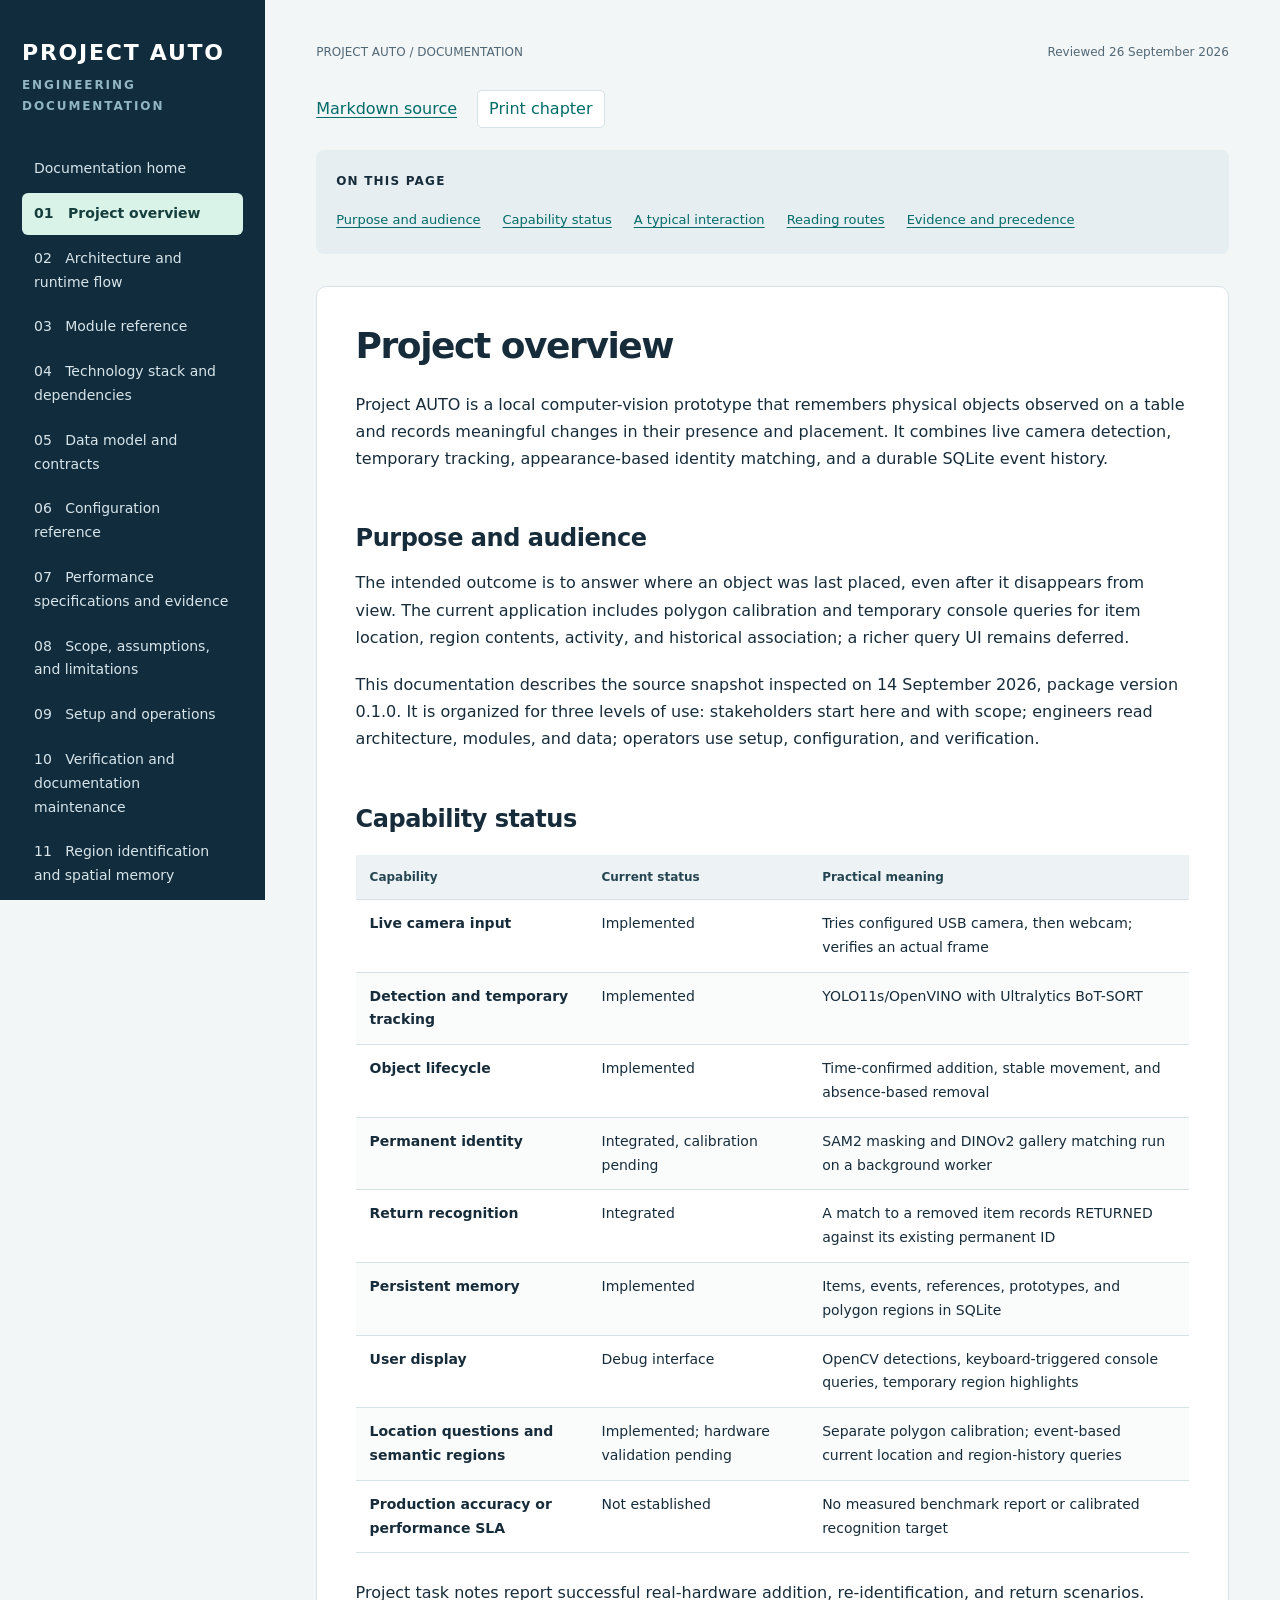
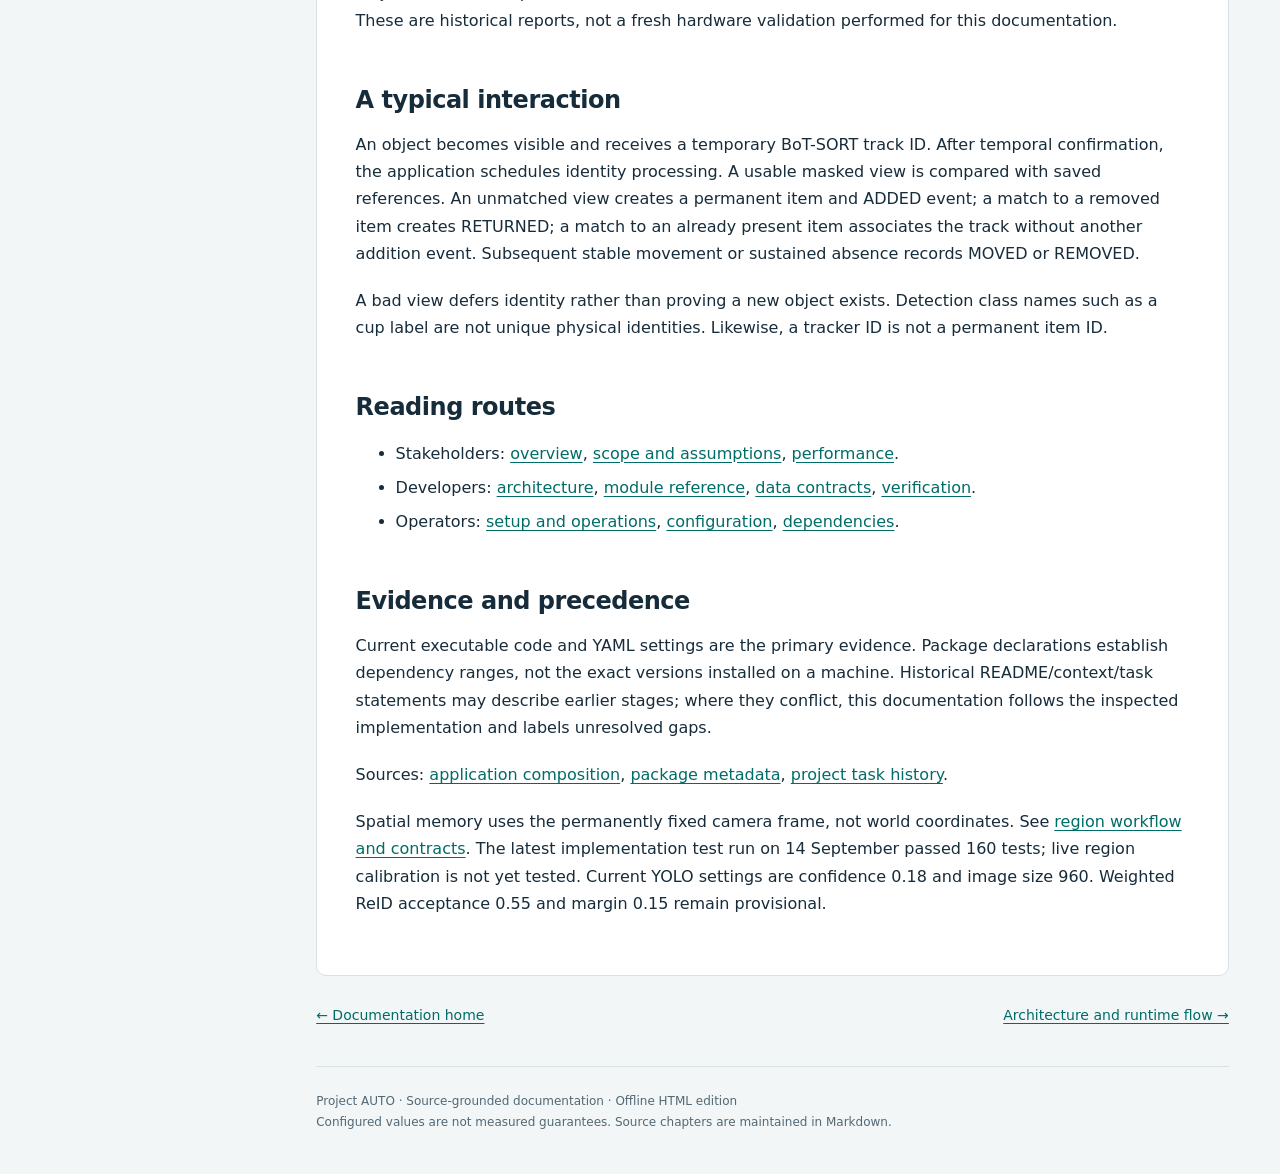
<file: docs/01-overview.html>
<!doctype html><html lang="en"><head><meta charset="utf-8"><meta name="viewport" content="width=device-width, initial-scale=1"><title>Project overview | Project AUTO</title><link rel="stylesheet" href="assets/docs.css"><script src="assets/docs.js" defer></script></head><body><a class="skip" href="#main">Skip to content</a><div class="layout"><aside class="sidebar"><a class="brand" href="index.html">PROJECT AUTO</a><div class="eyebrow">Engineering documentation</div><nav aria-label="Documentation"><a href="index.html" >Documentation home</a><a href="01-overview.html" aria-current="page">01 &nbsp; Project overview</a><a href="02-architecture.html" >02 &nbsp; Architecture and runtime flow</a><a href="03-modules.html" >03 &nbsp; Module reference</a><a href="04-stack.html" >04 &nbsp; Technology stack and dependencies</a><a href="05-data.html" >05 &nbsp; Data model and contracts</a><a href="06-configuration.html" >06 &nbsp; Configuration reference</a><a href="07-performance.html" >07 &nbsp; Performance specifications and evidence</a><a href="08-scope.html" >08 &nbsp; Scope, assumptions, and limitations</a><a href="09-operations.html" >09 &nbsp; Setup and operations</a><a href="10-verification.html" >10 &nbsp; Verification and documentation maintenance</a><a href="11-regions.html" >11 &nbsp; Region identification and spatial memory</a><a href="12-project-map.html" >12 &nbsp; Complete project map</a><a href="13-source-index.html" >13 &nbsp; Python and file index</a></nav><div class="meta">Version 0.1.0<br>Source reviewed 26 September 2026<br>Local prototype · CPU inference<br><a href="../README.md">Repository README</a></div></aside><main id="main"><div class="topline"><span>PROJECT AUTO / DOCUMENTATION</span><span>Reviewed 26 September 2026</span></div><div class="toolbar"><a href="01-overview.md">Markdown source</a><button data-print hidden type="button">Print chapter</button></div><div class="on-page"><strong>On this page</strong><ul><li><a href="#purpose-and-audience">Purpose and audience</a></li><li><a href="#capability-status">Capability status</a></li><li><a href="#a-typical-interaction">A typical interaction</a></li><li><a href="#reading-routes">Reading routes</a></li><li><a href="#evidence-and-precedence">Evidence and precedence</a></li></ul></div><article class="content"><h1 id="project-overview">Project overview</h1>
<p>Project AUTO is a local computer-vision prototype that remembers physical objects observed on a table and records meaningful changes in their presence and placement. It combines live camera detection, temporary tracking, appearance-based identity matching, and a durable SQLite event history.</p>
<h2 id="purpose-and-audience">Purpose and audience</h2>
<p>The intended outcome is to answer where an object was last placed, even after it disappears from view. The current application includes polygon calibration and temporary console queries for item location, region contents, activity, and historical association; a richer query UI remains deferred.</p>
<p>This documentation describes the source snapshot inspected on 14 September 2026, package version 0.1.0. It is organized for three levels of use: stakeholders start here and with scope; engineers read architecture, modules, and data; operators use setup, configuration, and verification.</p>
<h2 id="capability-status">Capability status</h2>
<div class="table-wrap" tabindex="0" role="region" aria-label="Reference table"><table><thead><tr><th scope="col">Capability</th><th scope="col">Current status</th><th scope="col">Practical meaning</th></tr></thead><tbody><tr><td>Live camera input</td><td>Implemented</td><td>Tries configured USB camera, then webcam; verifies an actual frame</td></tr><tr><td>Detection and temporary tracking</td><td>Implemented</td><td>YOLO11s/OpenVINO with Ultralytics BoT-SORT</td></tr><tr><td>Object lifecycle</td><td>Implemented</td><td>Time-confirmed addition, stable movement, and absence-based removal</td></tr><tr><td>Permanent identity</td><td>Integrated, calibration pending</td><td>SAM2 masking and DINOv2 gallery matching run on a background worker</td></tr><tr><td>Return recognition</td><td>Integrated</td><td>A match to a removed item records RETURNED against its existing permanent ID</td></tr><tr><td>Persistent memory</td><td>Implemented</td><td>Items, events, references, prototypes, and polygon regions in SQLite</td></tr><tr><td>User display</td><td>Debug interface</td><td>OpenCV detections, keyboard-triggered console queries, temporary region highlights</td></tr><tr><td>Location questions and semantic regions</td><td>Implemented; hardware validation pending</td><td>Separate polygon calibration; event-based current location and region-history queries</td></tr><tr><td>Production accuracy or performance SLA</td><td>Not established</td><td>No measured benchmark report or calibrated recognition target</td></tr></tbody></table></div>
<p>Project task notes report successful real-hardware addition, re-identification, and return scenarios. These are historical reports, not a fresh hardware validation performed for this documentation.</p>
<h2 id="a-typical-interaction">A typical interaction</h2>
<p>An object becomes visible and receives a temporary BoT-SORT track ID. After temporal confirmation, the application schedules identity processing. A usable masked view is compared with saved references. An unmatched view creates a permanent item and ADDED event; a match to a removed item creates RETURNED; a match to an already present item associates the track without another addition event. Subsequent stable movement or sustained absence records MOVED or REMOVED.</p>
<p>A bad view defers identity rather than proving a new object exists. Detection class names such as a cup label are not unique physical identities. Likewise, a tracker ID is not a permanent item ID.</p>
<h2 id="reading-routes">Reading routes</h2>
<ul><li>Stakeholders: <a href="01-overview.html">overview</a>, <a href="08-scope.html">scope and assumptions</a>, <a href="07-performance.html">performance</a>.</li><li>Developers: <a href="02-architecture.html">architecture</a>, <a href="03-modules.html">module reference</a>, <a href="05-data.html">data contracts</a>, <a href="10-verification.html">verification</a>.</li><li>Operators: <a href="09-operations.html">setup and operations</a>, <a href="06-configuration.html">configuration</a>, <a href="04-stack.html">dependencies</a>.</li></ul>
<h2 id="evidence-and-precedence">Evidence and precedence</h2>
<p>Current executable code and YAML settings are the primary evidence. Package declarations establish dependency ranges, not the exact versions installed on a machine. Historical README/context/task statements may describe earlier stages; where they conflict, this documentation follows the inspected implementation and labels unresolved gaps.</p>
<p>Sources: <a href="../src/project_auto/app.py">application composition</a>, <a href="../pyproject.toml">package metadata</a>, <a href="../src/project_auto/TASKS.md">project task history</a>.</p>
<p>Spatial memory uses the permanently fixed camera frame, not world coordinates. See <a href="11-regions.html">region workflow and contracts</a>. The latest implementation test run on 14 September passed 160 tests; live region calibration is not yet tested. Current YOLO settings are confidence 0.18 and image size 960. Weighted ReID acceptance 0.55 and margin 0.15 remain provisional.</p></article><nav class="page-controls" aria-label="Adjacent chapters"><a href="index.html">← Documentation home</a><a href="02-architecture.html">Architecture and runtime flow →</a></nav><footer>Project AUTO · Source-grounded documentation · Offline HTML edition<br>Configured values are not measured guarantees. Source chapters are maintained in Markdown.</footer></main></div></body></html>
</file>
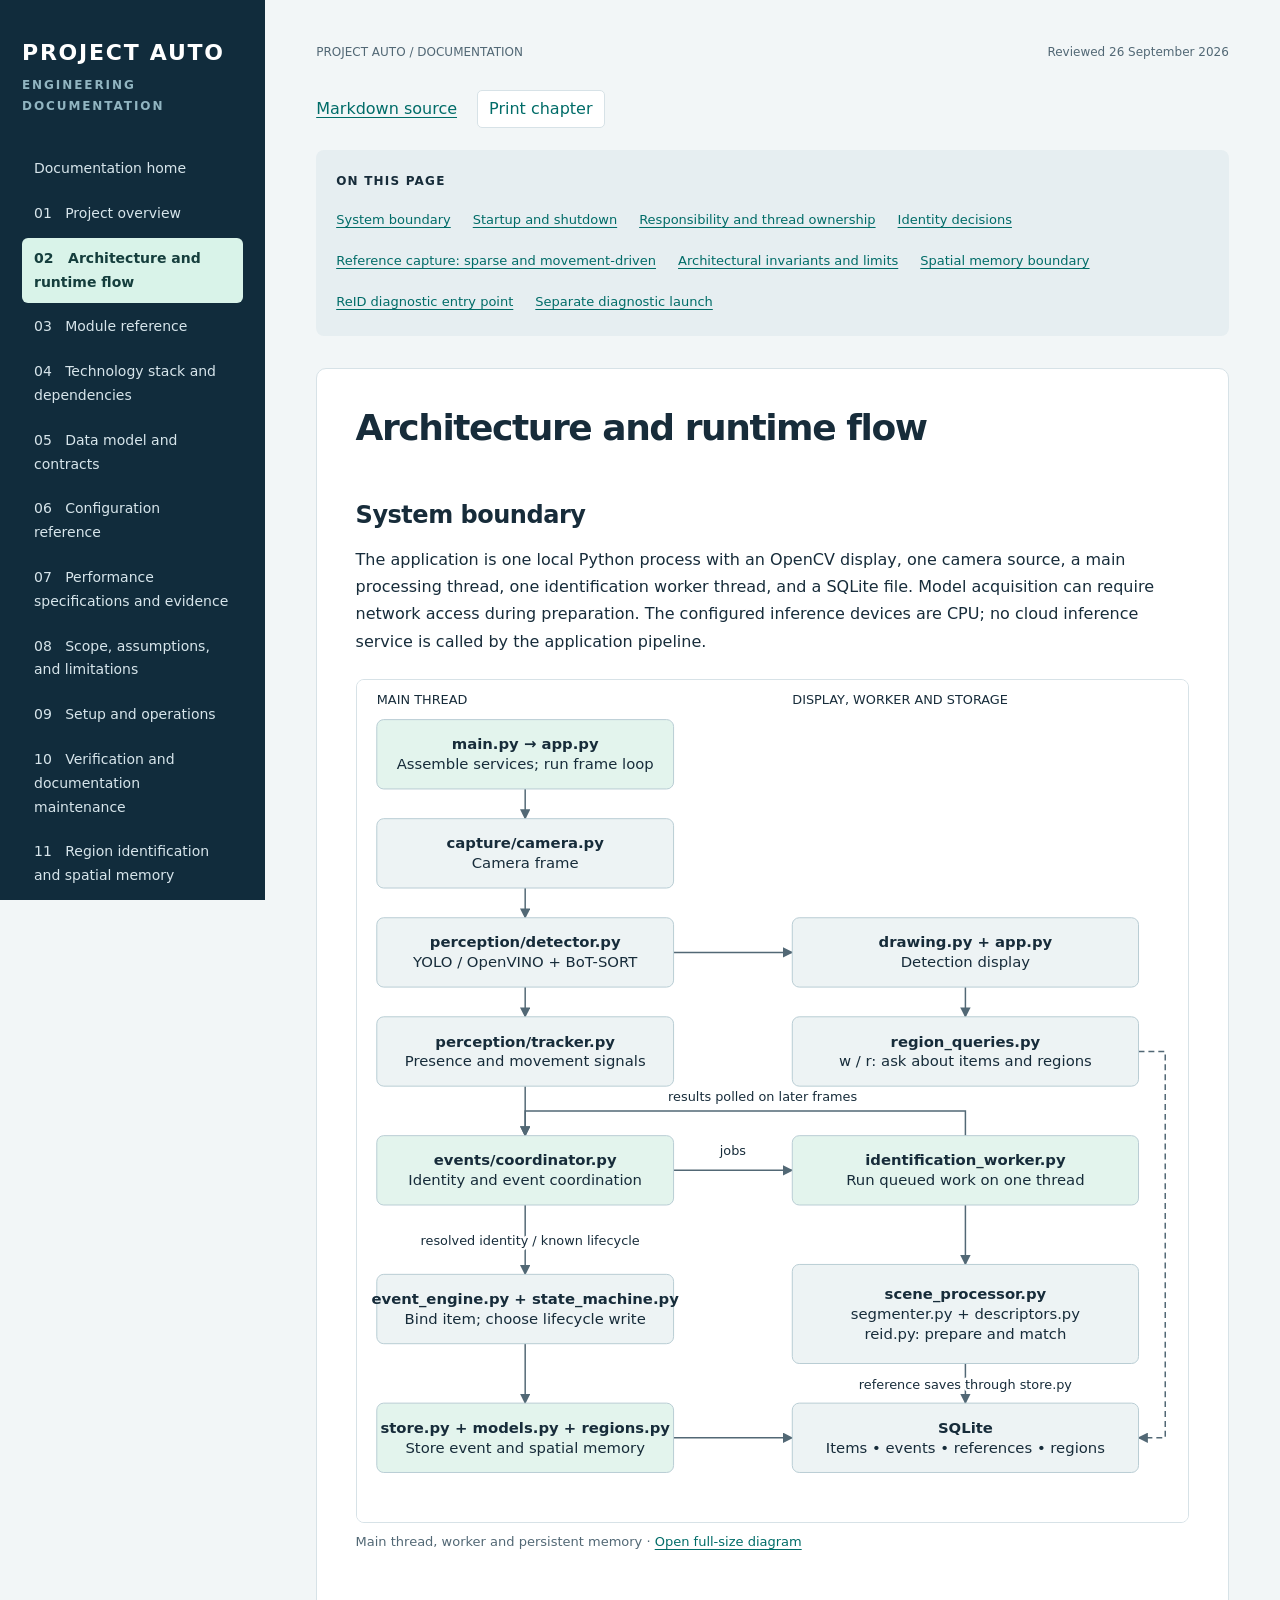
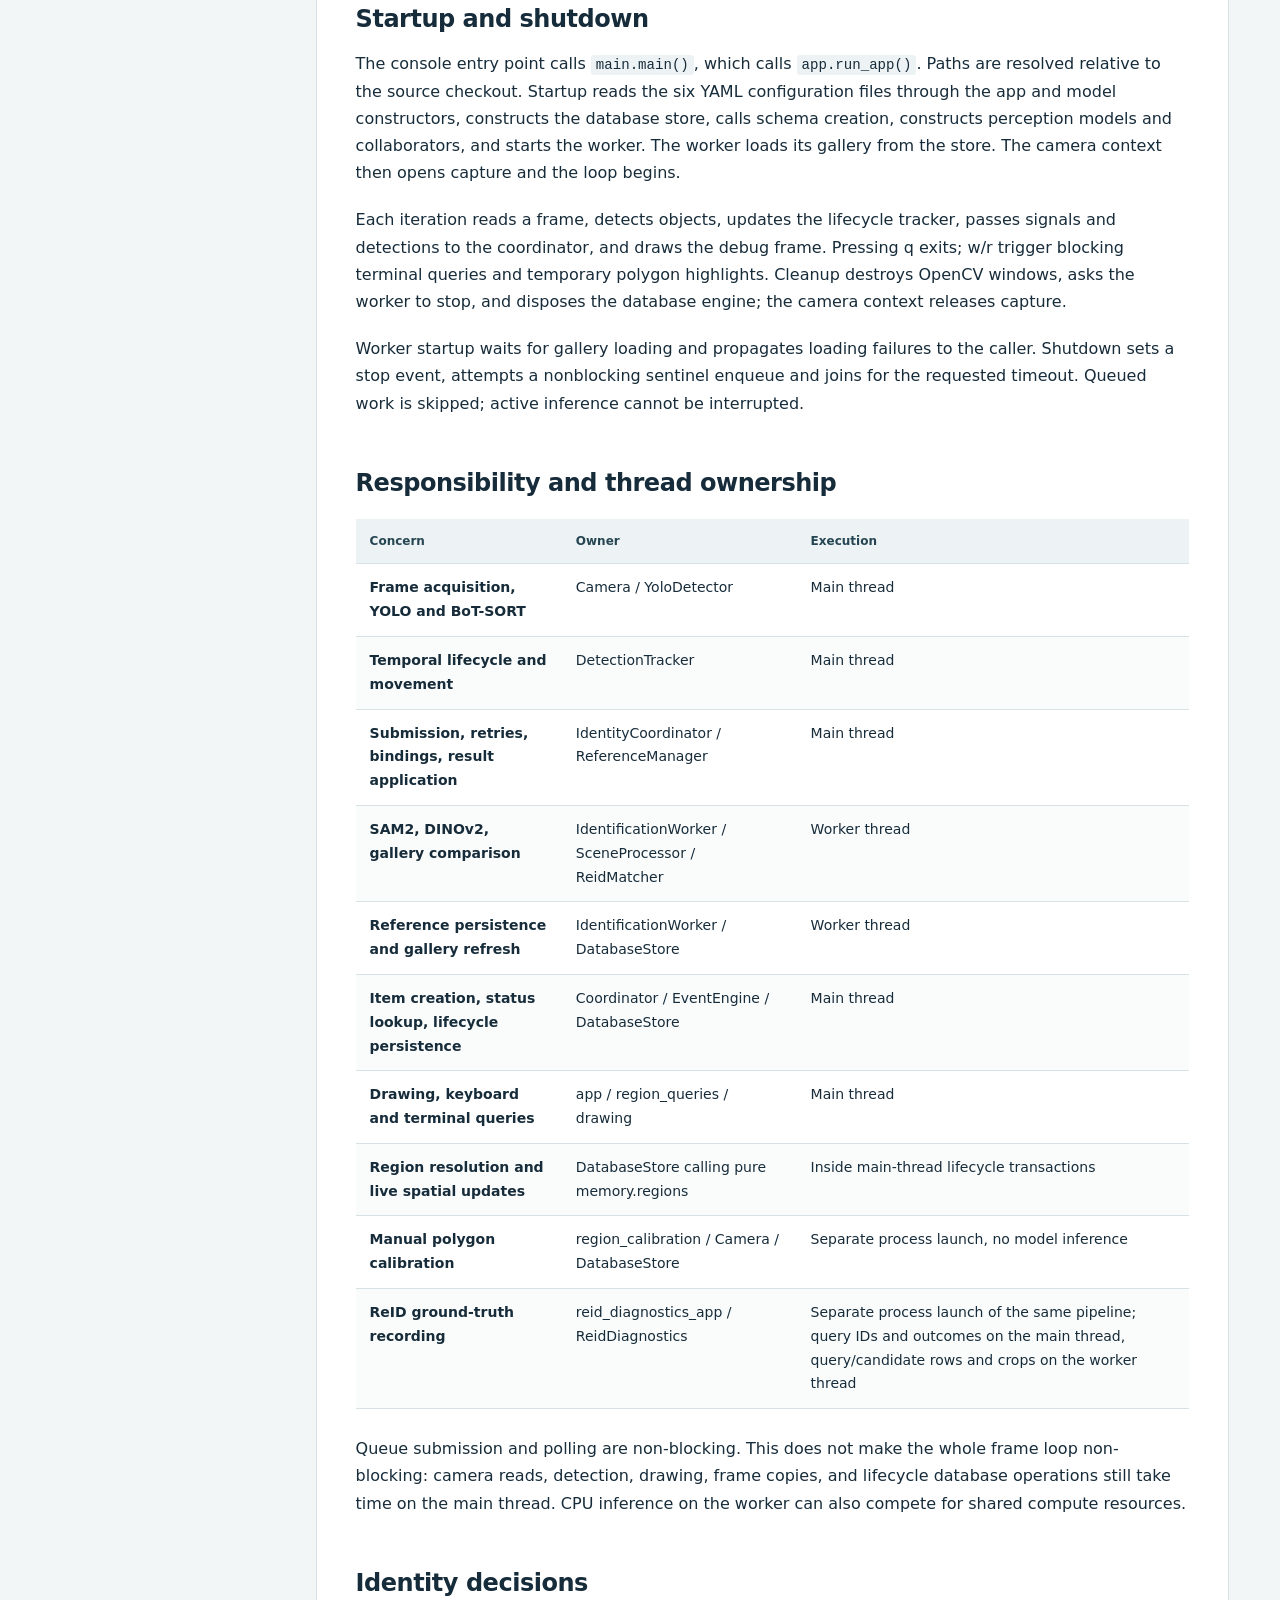
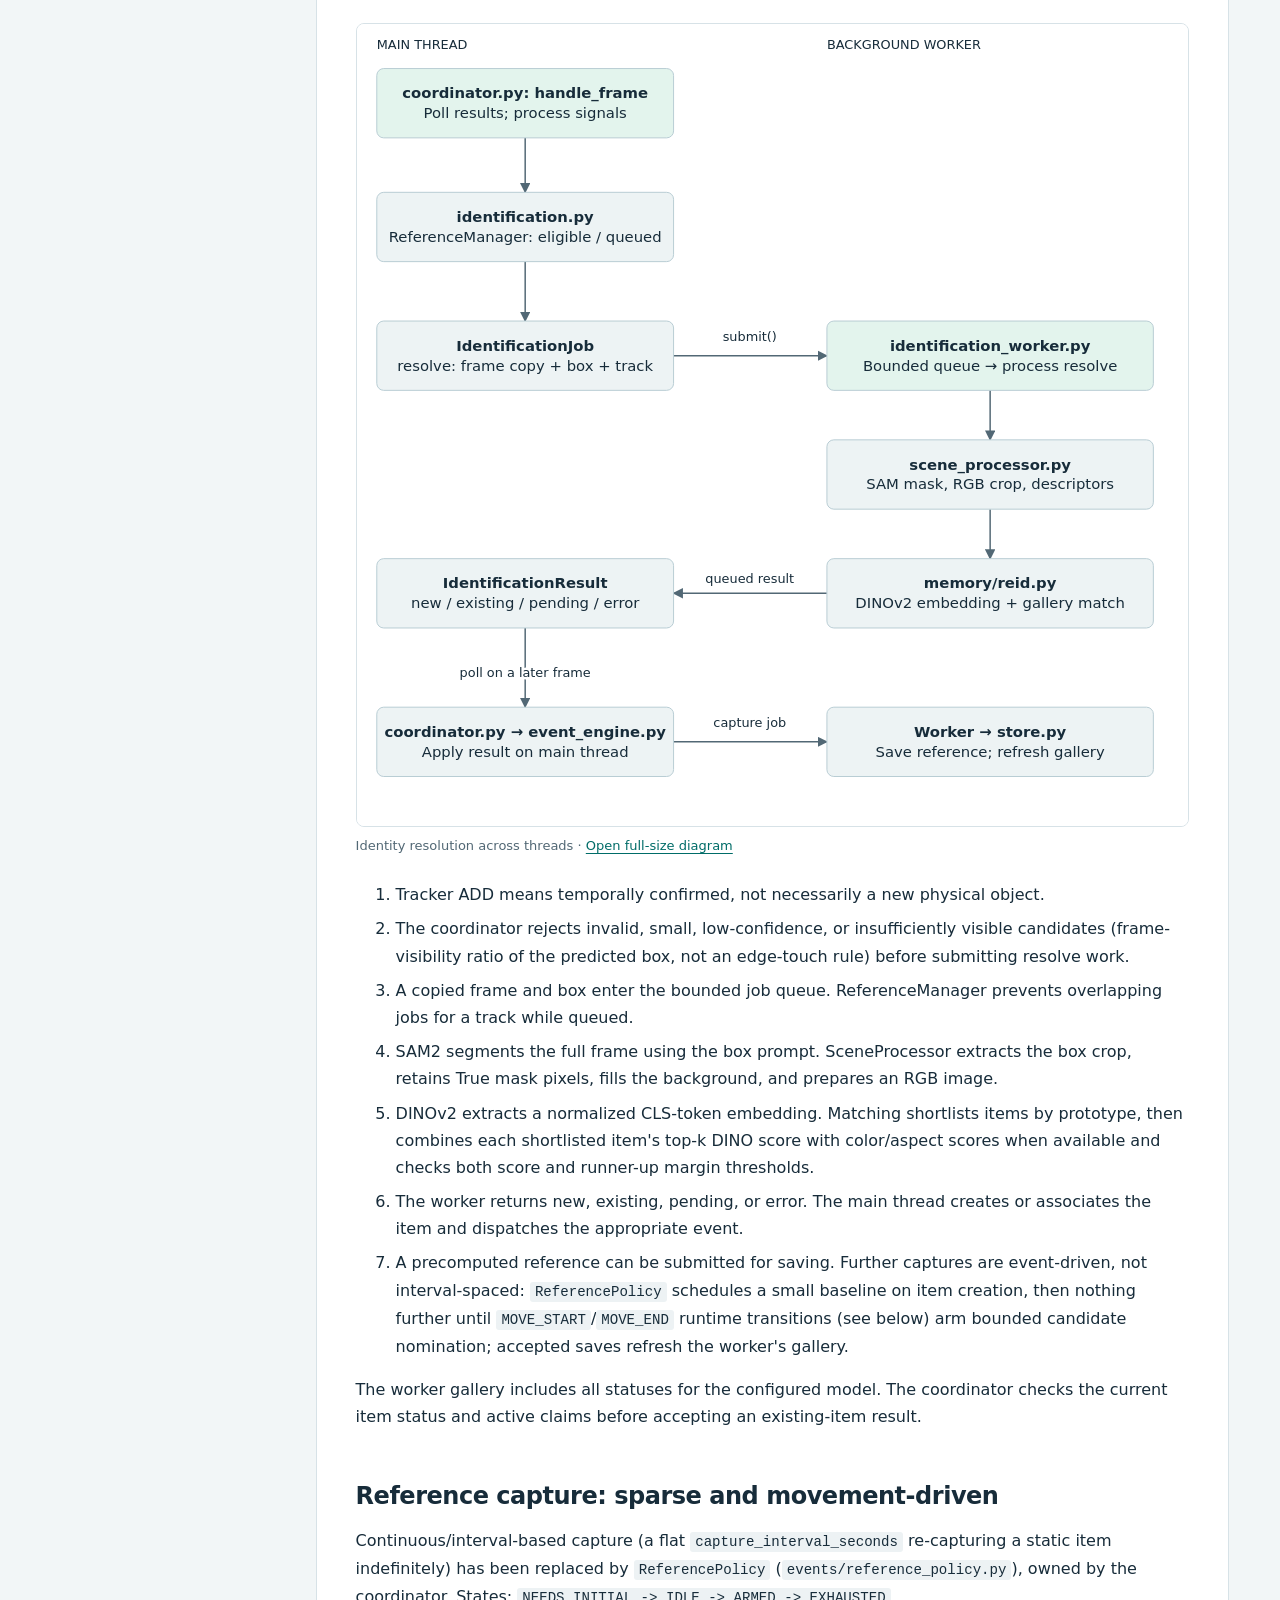
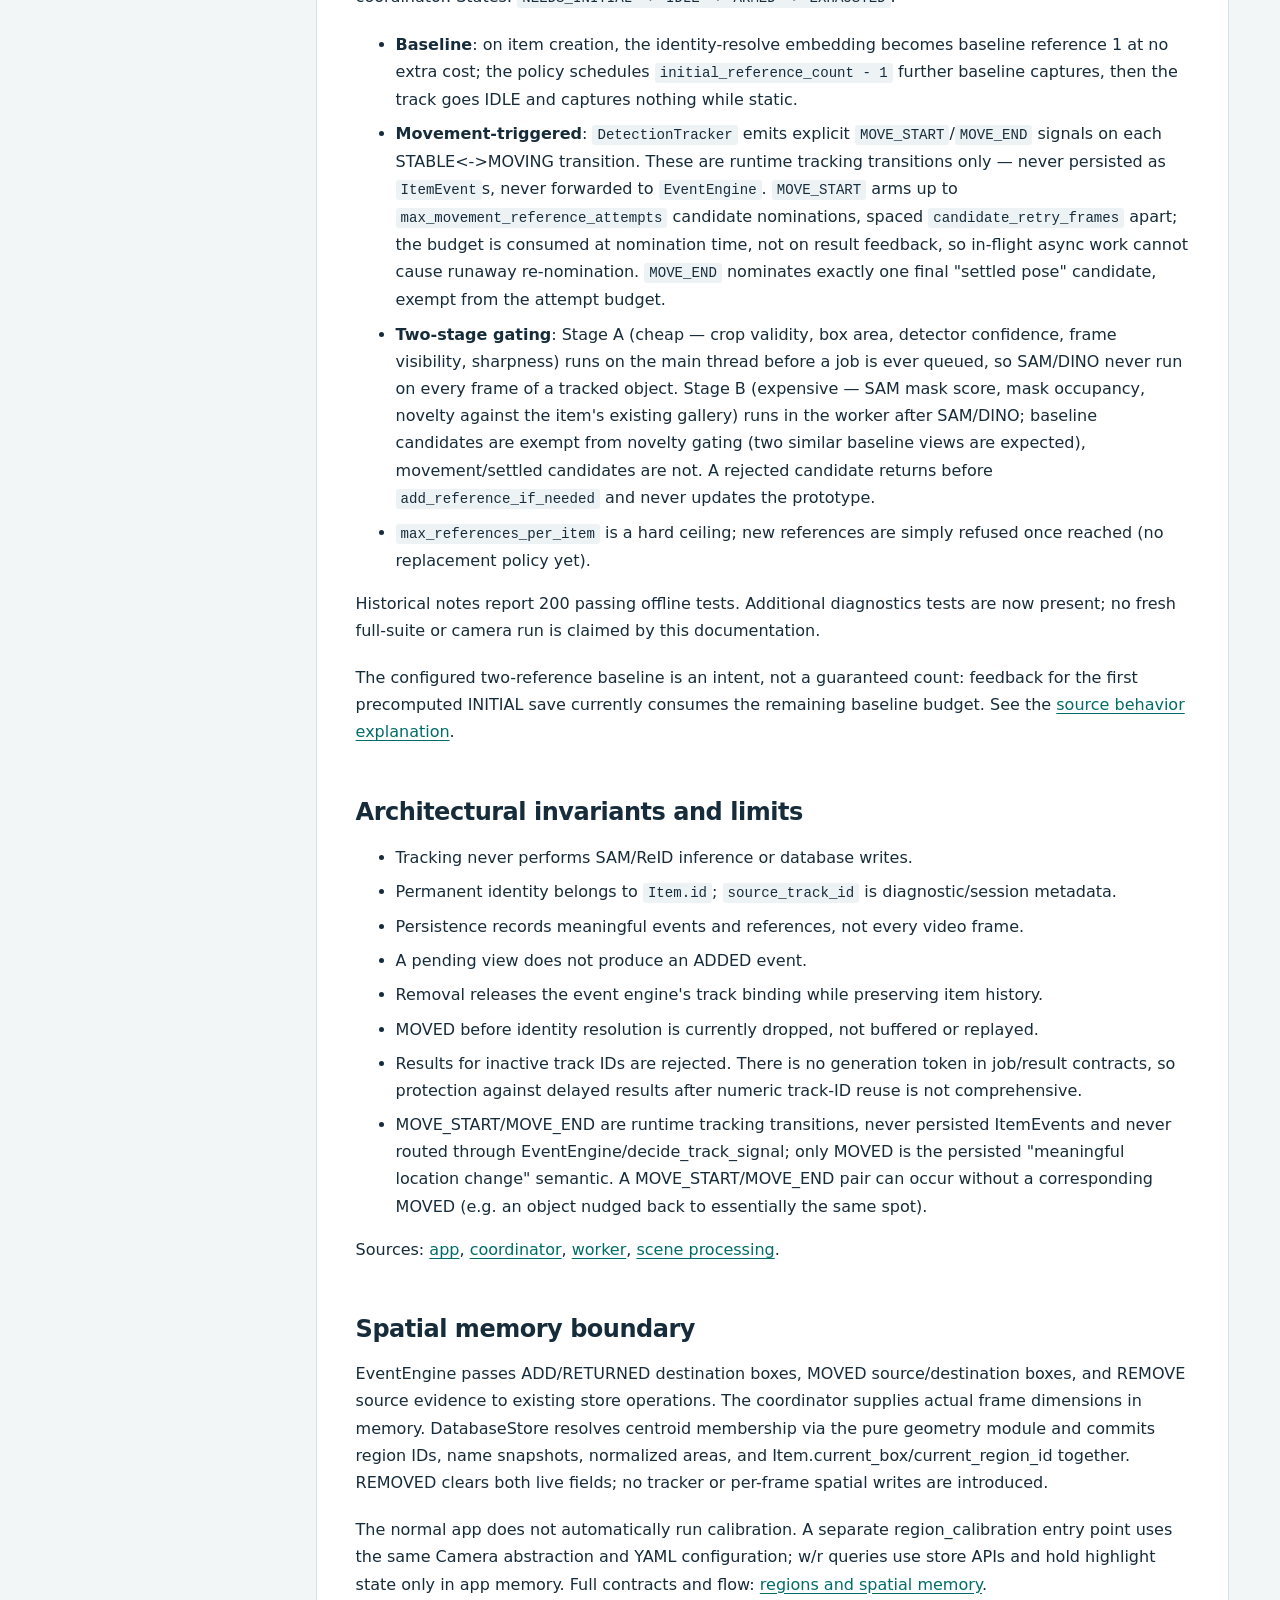
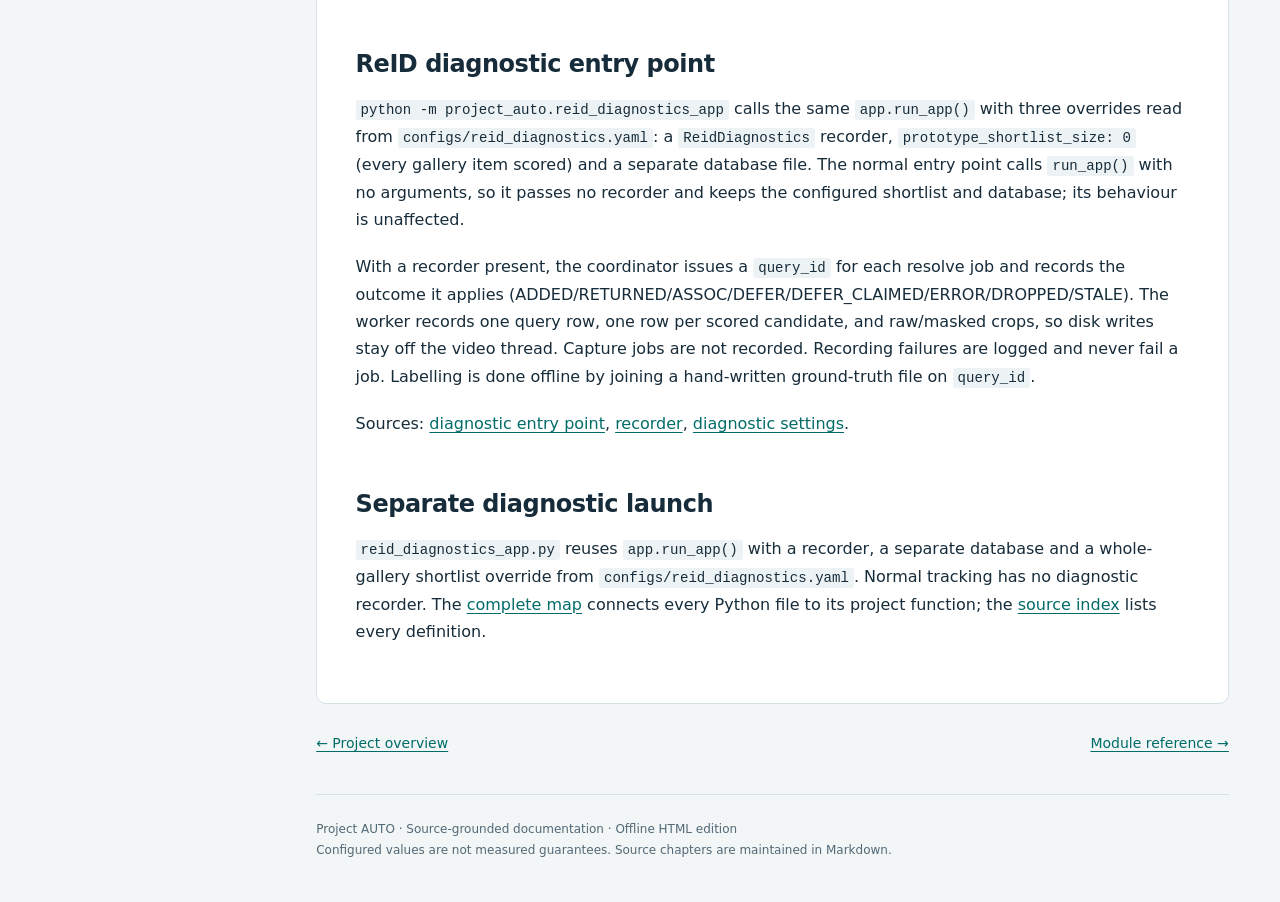
<file: docs/02-architecture.html>
<!doctype html><html lang="en"><head><meta charset="utf-8"><meta name="viewport" content="width=device-width, initial-scale=1"><title>Architecture and runtime flow | Project AUTO</title><link rel="stylesheet" href="assets/docs.css"><script src="assets/docs.js" defer></script></head><body><a class="skip" href="#main">Skip to content</a><div class="layout"><aside class="sidebar"><a class="brand" href="index.html">PROJECT AUTO</a><div class="eyebrow">Engineering documentation</div><nav aria-label="Documentation"><a href="index.html" >Documentation home</a><a href="01-overview.html" >01 &nbsp; Project overview</a><a href="02-architecture.html" aria-current="page">02 &nbsp; Architecture and runtime flow</a><a href="03-modules.html" >03 &nbsp; Module reference</a><a href="04-stack.html" >04 &nbsp; Technology stack and dependencies</a><a href="05-data.html" >05 &nbsp; Data model and contracts</a><a href="06-configuration.html" >06 &nbsp; Configuration reference</a><a href="07-performance.html" >07 &nbsp; Performance specifications and evidence</a><a href="08-scope.html" >08 &nbsp; Scope, assumptions, and limitations</a><a href="09-operations.html" >09 &nbsp; Setup and operations</a><a href="10-verification.html" >10 &nbsp; Verification and documentation maintenance</a><a href="11-regions.html" >11 &nbsp; Region identification and spatial memory</a><a href="12-project-map.html" >12 &nbsp; Complete project map</a><a href="13-source-index.html" >13 &nbsp; Python and file index</a></nav><div class="meta">Version 0.1.0<br>Source reviewed 26 September 2026<br>Local prototype · CPU inference<br><a href="../README.md">Repository README</a></div></aside><main id="main"><div class="topline"><span>PROJECT AUTO / DOCUMENTATION</span><span>Reviewed 26 September 2026</span></div><div class="toolbar"><a href="02-architecture.md">Markdown source</a><button data-print hidden type="button">Print chapter</button></div><div class="on-page"><strong>On this page</strong><ul><li><a href="#system-boundary">System boundary</a></li><li><a href="#startup-and-shutdown">Startup and shutdown</a></li><li><a href="#responsibility-and-thread-ownership">Responsibility and thread ownership</a></li><li><a href="#identity-decisions">Identity decisions</a></li><li><a href="#reference-capture-sparse-and-movement-driven">Reference capture: sparse and movement-driven</a></li><li><a href="#architectural-invariants-and-limits">Architectural invariants and limits</a></li><li><a href="#spatial-memory-boundary">Spatial memory boundary</a></li><li><a href="#reid-diagnostic-entry-point">ReID diagnostic entry point</a></li><li><a href="#separate-diagnostic-launch">Separate diagnostic launch</a></li></ul></div><article class="content"><h1 id="architecture-and-runtime-flow">Architecture and runtime flow</h1>
<h2 id="system-boundary">System boundary</h2>
<p>The application is one local Python process with an OpenCV display, one camera source, a main processing thread, one identification worker thread, and a SQLite file. Model acquisition can require network access during preparation. The configured inference devices are CPU; no cloud inference service is called by the application pipeline.</p>
<figure class="diagram"><div class="diagram-scroll"><img src="assets/diagrams/overview.svg" alt="Main thread, worker and persistent memory" loading="lazy"></div><figcaption>Main thread, worker and persistent memory · <a href="assets/diagrams/overview.svg">Open full-size diagram</a></figcaption></figure>
<h2 id="startup-and-shutdown">Startup and shutdown</h2>
<p>The console entry point calls <code>main.main()</code>, which calls <code>app.run_app()</code>. Paths are resolved relative to the source checkout. Startup reads the six YAML configuration files through the app and model constructors, constructs the database store, calls schema creation, constructs perception models and collaborators, and starts the worker. The worker loads its gallery from the store. The camera context then opens capture and the loop begins.</p>
<p>Each iteration reads a frame, detects objects, updates the lifecycle tracker, passes signals and detections to the coordinator, and draws the debug frame. Pressing q exits; w/r trigger blocking terminal queries and temporary polygon highlights. Cleanup destroys OpenCV windows, asks the worker to stop, and disposes the database engine; the camera context releases capture.</p>
<p>Worker startup waits for gallery loading and propagates loading failures to the caller. Shutdown sets a stop event, attempts a nonblocking sentinel enqueue and joins for the requested timeout. Queued work is skipped; active inference cannot be interrupted.</p>
<h2 id="responsibility-and-thread-ownership">Responsibility and thread ownership</h2>
<div class="table-wrap" tabindex="0" role="region" aria-label="Reference table"><table><thead><tr><th scope="col">Concern</th><th scope="col">Owner</th><th scope="col">Execution</th></tr></thead><tbody><tr><td>Frame acquisition, YOLO and BoT-SORT</td><td>Camera / YoloDetector</td><td>Main thread</td></tr><tr><td>Temporal lifecycle and movement</td><td>DetectionTracker</td><td>Main thread</td></tr><tr><td>Submission, retries, bindings, result application</td><td>IdentityCoordinator / ReferenceManager</td><td>Main thread</td></tr><tr><td>SAM2, DINOv2, gallery comparison</td><td>IdentificationWorker / SceneProcessor / ReidMatcher</td><td>Worker thread</td></tr><tr><td>Reference persistence and gallery refresh</td><td>IdentificationWorker / DatabaseStore</td><td>Worker thread</td></tr><tr><td>Item creation, status lookup, lifecycle persistence</td><td>Coordinator / EventEngine / DatabaseStore</td><td>Main thread</td></tr><tr><td>Drawing, keyboard and terminal queries</td><td>app / region_queries / drawing</td><td>Main thread</td></tr><tr><td>Region resolution and live spatial updates</td><td>DatabaseStore calling pure memory.regions</td><td>Inside main-thread lifecycle transactions</td></tr><tr><td>Manual polygon calibration</td><td>region_calibration / Camera / DatabaseStore</td><td>Separate process launch, no model inference</td></tr><tr><td>ReID ground-truth recording</td><td>reid_diagnostics_app / ReidDiagnostics</td><td>Separate process launch of the same pipeline; query IDs and outcomes on the main thread, query/candidate rows and crops on the worker thread</td></tr></tbody></table></div>
<p>Queue submission and polling are non-blocking. This does not make the whole frame loop non-blocking: camera reads, detection, drawing, frame copies, and lifecycle database operations still take time on the main thread. CPU inference on the worker can also compete for shared compute resources.</p>
<h2 id="identity-decisions">Identity decisions</h2>
<figure class="diagram"><div class="diagram-scroll"><img src="assets/diagrams/worker.svg" alt="Identity resolution across threads" loading="lazy"></div><figcaption>Identity resolution across threads · <a href="assets/diagrams/worker.svg">Open full-size diagram</a></figcaption></figure>
<ol><li>Tracker ADD means temporally confirmed, not necessarily a new physical object.</li><li>The coordinator rejects invalid, small, low-confidence, or insufficiently visible candidates (frame-visibility ratio of the predicted box, not an edge-touch rule) before submitting resolve work.</li><li>A copied frame and box enter the bounded job queue. ReferenceManager prevents overlapping jobs for a track while queued.</li><li>SAM2 segments the full frame using the box prompt. SceneProcessor extracts the box crop, retains True mask pixels, fills the background, and prepares an RGB image.</li><li>DINOv2 extracts a normalized CLS-token embedding. Matching shortlists items by prototype, then combines each shortlisted item's top-k DINO score with color/aspect scores when available and checks both score and runner-up margin thresholds.</li><li>The worker returns new, existing, pending, or error. The main thread creates or associates the item and dispatches the appropriate event.</li><li>A precomputed reference can be submitted for saving. Further captures are event-driven, not interval-spaced: <code>ReferencePolicy</code> schedules a small baseline on item creation, then nothing further until <code>MOVE_START</code>/<code>MOVE_END</code> runtime transitions (see below) arm bounded candidate nomination; accepted saves refresh the worker's gallery.</li></ol>
<p>The worker gallery includes all statuses for the configured model. The coordinator checks the current item status and active claims before accepting an existing-item result.</p>
<h2 id="reference-capture-sparse-and-movement-driven">Reference capture: sparse and movement-driven</h2>
<p>Continuous/interval-based capture (a flat <code>capture_interval_seconds</code> re-capturing a static item indefinitely) has been replaced by <code>ReferencePolicy</code> (<code>events/reference_policy.py</code>), owned by the coordinator. States: <code>NEEDS_INITIAL -&gt; IDLE -&gt; ARMED -&gt; EXHAUSTED</code>.</p>
<ul><li><strong>Baseline</strong>: on item creation, the identity-resolve embedding becomes baseline reference 1 at no extra cost; the policy schedules <code>initial_reference_count - 1</code> further baseline captures, then the track goes IDLE and captures nothing while static.</li><li><strong>Movement-triggered</strong>: <code>DetectionTracker</code> emits explicit <code>MOVE_START</code>/<code>MOVE_END</code> signals on each STABLE&lt;-&gt;MOVING transition. These are runtime tracking transitions only — never persisted as <code>ItemEvent</code>s, never forwarded to <code>EventEngine</code>. <code>MOVE_START</code> arms up to <code>max_movement_reference_attempts</code> candidate nominations, spaced <code>candidate_retry_frames</code> apart; the budget is consumed at nomination time, not on result feedback, so in-flight async work cannot cause runaway re-nomination. <code>MOVE_END</code> nominates exactly one final &quot;settled pose&quot; candidate, exempt from the attempt budget.</li><li><strong>Two-stage gating</strong>: Stage A (cheap — crop validity, box area, detector confidence, frame visibility, sharpness) runs on the main thread before a job is ever queued, so SAM/DINO never run on every frame of a tracked object. Stage B (expensive — SAM mask score, mask occupancy, novelty against the item's existing gallery) runs in the worker after SAM/DINO; baseline candidates are exempt from novelty gating (two similar baseline views are expected), movement/settled candidates are not. A rejected candidate returns before <code>add_reference_if_needed</code> and never updates the prototype.</li><li><code>max_references_per_item</code> is a hard ceiling; new references are simply refused once reached (no replacement policy yet).</li></ul>
<p>Historical notes report 200 passing offline tests. Additional diagnostics tests are now present; no fresh full-suite or camera run is claimed by this documentation.</p>
<p>The configured two-reference baseline is an intent, not a guaranteed count: feedback for the first precomputed INITIAL save currently consumes the remaining baseline budget. See the <a href="12-project-map.html#reference-learning-is-separate-from-event-history">source behavior explanation</a>.</p>
<h2 id="architectural-invariants-and-limits">Architectural invariants and limits</h2>
<ul><li>Tracking never performs SAM/ReID inference or database writes.</li><li>Permanent identity belongs to <code>Item.id</code>; <code>source_track_id</code> is diagnostic/session metadata.</li><li>Persistence records meaningful events and references, not every video frame.</li><li>A pending view does not produce an ADDED event.</li><li>Removal releases the event engine's track binding while preserving item history.</li><li>MOVED before identity resolution is currently dropped, not buffered or replayed.</li><li>Results for inactive track IDs are rejected. There is no generation token in job/result contracts, so protection against delayed results after numeric track-ID reuse is not comprehensive.</li><li>MOVE_START/MOVE_END are runtime tracking transitions, never persisted ItemEvents and never routed through EventEngine/decide_track_signal; only MOVED is the persisted &quot;meaningful location change&quot; semantic. A MOVE_START/MOVE_END pair can occur without a corresponding MOVED (e.g. an object nudged back to essentially the same spot).</li></ul>
<p>Sources: <a href="../src/project_auto/app.py">app</a>, <a href="../src/project_auto/events/coordinator.py">coordinator</a>, <a href="../src/project_auto/events/identification_worker.py">worker</a>, <a href="../src/project_auto/perception/scene_processor.py">scene processing</a>.</p>
<h2 id="spatial-memory-boundary">Spatial memory boundary</h2>
<p>EventEngine passes ADD/RETURNED destination boxes, MOVED source/destination boxes, and REMOVE source evidence to existing store operations. The coordinator supplies actual frame dimensions in memory. DatabaseStore resolves centroid membership via the pure geometry module and commits region IDs, name snapshots, normalized areas, and Item.current_box/current_region_id together. REMOVED clears both live fields; no tracker or per-frame spatial writes are introduced.</p>
<p>The normal app does not automatically run calibration. A separate region_calibration entry point uses the same Camera abstraction and YAML configuration; w/r queries use store APIs and hold highlight state only in app memory. Full contracts and flow: <a href="11-regions.html">regions and spatial memory</a>.</p>
<h2 id="reid-diagnostic-entry-point">ReID diagnostic entry point</h2>
<p><code>python -m project_auto.reid_diagnostics_app</code> calls the same <code>app.run_app()</code> with three overrides read from <code>configs/reid_diagnostics.yaml</code>: a <code>ReidDiagnostics</code> recorder, <code>prototype_shortlist_size: 0</code> (every gallery item scored) and a separate database file. The normal entry point calls <code>run_app()</code> with no arguments, so it passes no recorder and keeps the configured shortlist and database; its behaviour is unaffected.</p>
<p>With a recorder present, the coordinator issues a <code>query_id</code> for each resolve job and records the outcome it applies (ADDED/RETURNED/ASSOC/DEFER/DEFER_CLAIMED/ERROR/DROPPED/STALE). The worker records one query row, one row per scored candidate, and raw/masked crops, so disk writes stay off the video thread. Capture jobs are not recorded. Recording failures are logged and never fail a job. Labelling is done offline by joining a hand-written ground-truth file on <code>query_id</code>.</p>
<p>Sources: <a href="../src/project_auto/reid_diagnostics_app.py">diagnostic entry point</a>, <a href="../src/project_auto/utils/reid_diagnostics.py">recorder</a>, <a href="../configs/reid_diagnostics.yaml">diagnostic settings</a>.</p>
<h2 id="separate-diagnostic-launch">Separate diagnostic launch</h2>
<p><code>reid_diagnostics_app.py</code> reuses <code>app.run_app()</code> with a recorder, a separate database and a whole-gallery shortlist override from <code>configs/reid_diagnostics.yaml</code>. Normal tracking has no diagnostic recorder. The <a href="12-project-map.html">complete map</a> connects every Python file to its project function; the <a href="13-source-index.html">source index</a> lists every definition.</p></article><nav class="page-controls" aria-label="Adjacent chapters"><a href="01-overview.html">← Project overview</a><a href="03-modules.html">Module reference →</a></nav><footer>Project AUTO · Source-grounded documentation · Offline HTML edition<br>Configured values are not measured guarantees. Source chapters are maintained in Markdown.</footer></main></div></body></html>
</file>
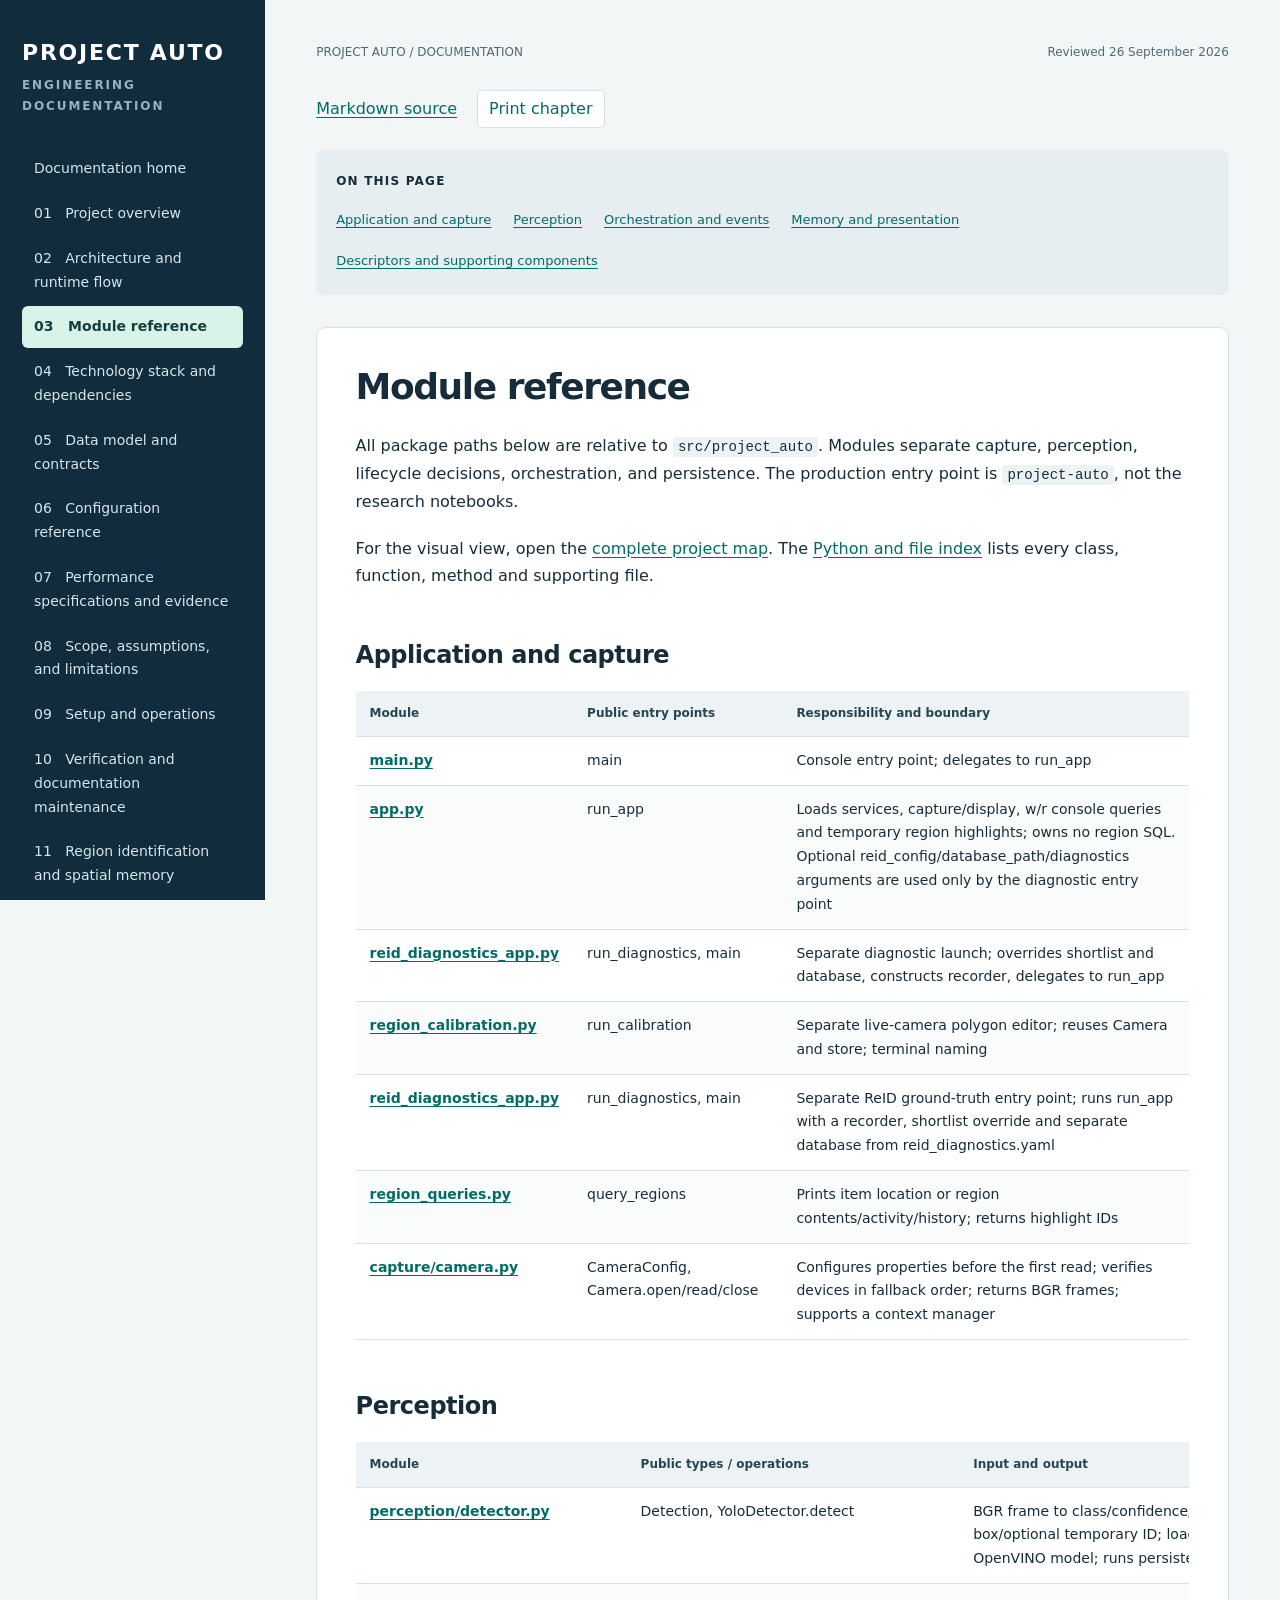
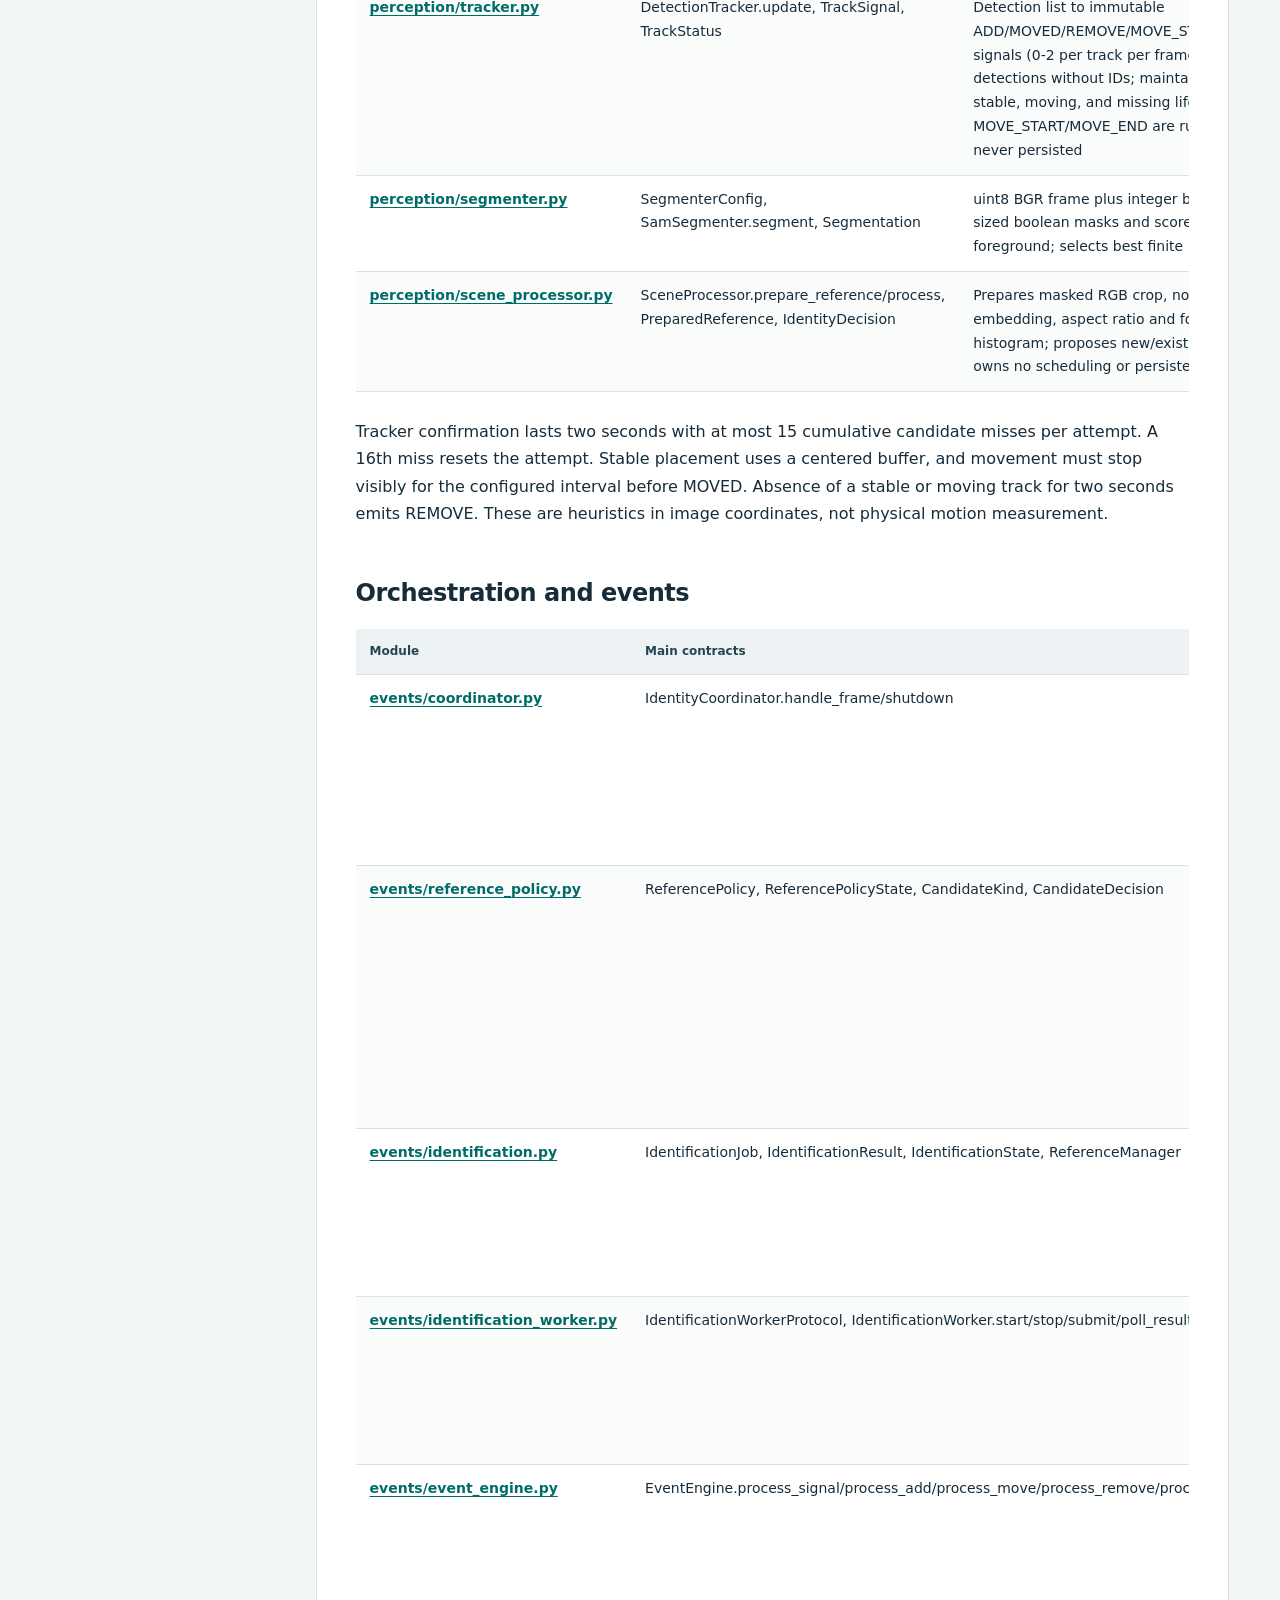
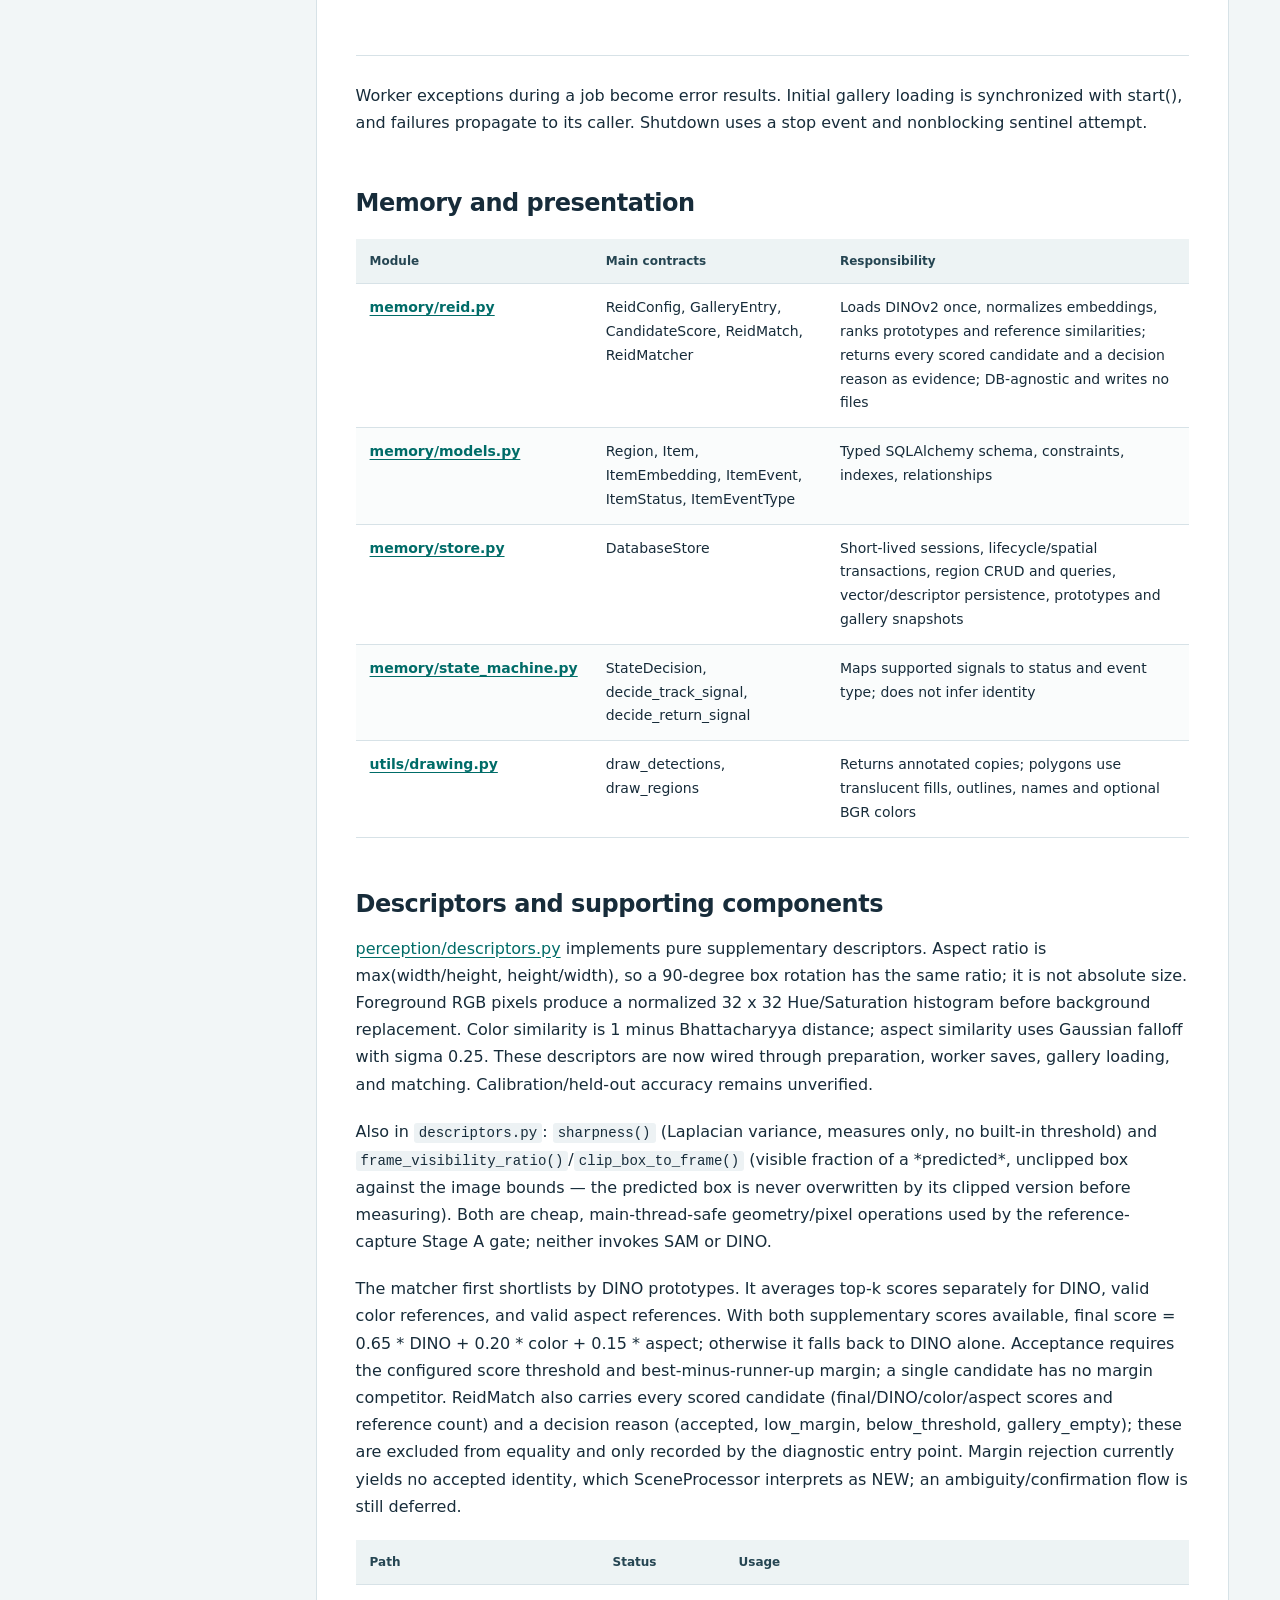
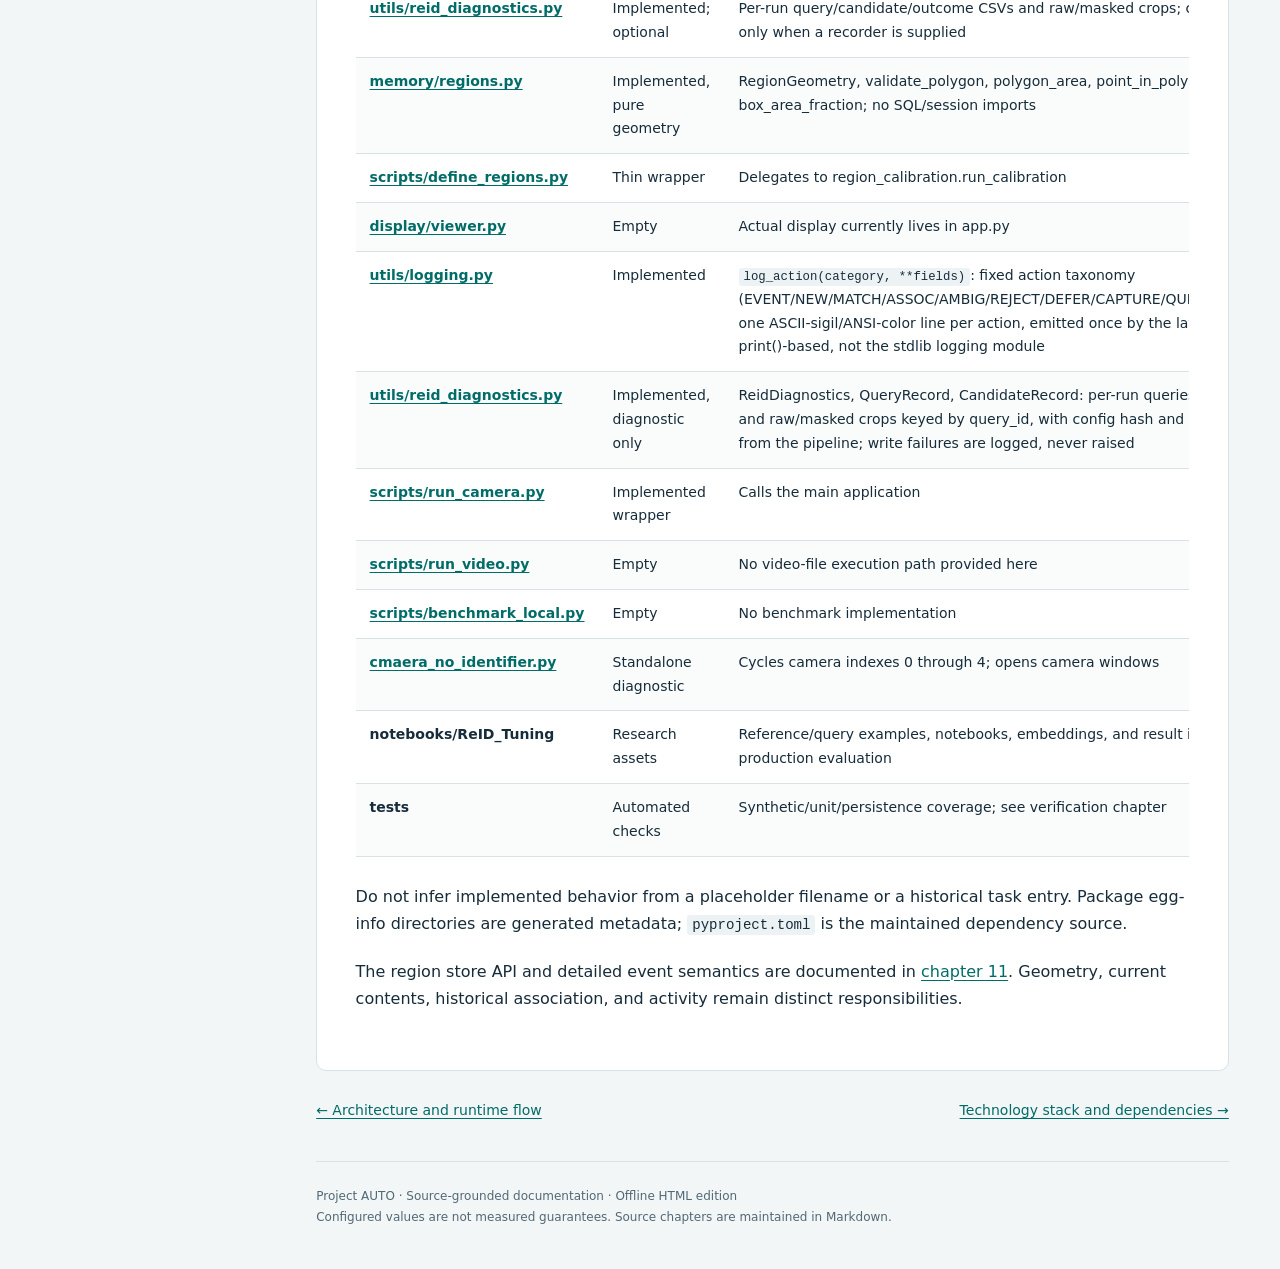
<file: docs/03-modules.html>
<!doctype html><html lang="en"><head><meta charset="utf-8"><meta name="viewport" content="width=device-width, initial-scale=1"><title>Module reference | Project AUTO</title><link rel="stylesheet" href="assets/docs.css"><script src="assets/docs.js" defer></script></head><body><a class="skip" href="#main">Skip to content</a><div class="layout"><aside class="sidebar"><a class="brand" href="index.html">PROJECT AUTO</a><div class="eyebrow">Engineering documentation</div><nav aria-label="Documentation"><a href="index.html" >Documentation home</a><a href="01-overview.html" >01 &nbsp; Project overview</a><a href="02-architecture.html" >02 &nbsp; Architecture and runtime flow</a><a href="03-modules.html" aria-current="page">03 &nbsp; Module reference</a><a href="04-stack.html" >04 &nbsp; Technology stack and dependencies</a><a href="05-data.html" >05 &nbsp; Data model and contracts</a><a href="06-configuration.html" >06 &nbsp; Configuration reference</a><a href="07-performance.html" >07 &nbsp; Performance specifications and evidence</a><a href="08-scope.html" >08 &nbsp; Scope, assumptions, and limitations</a><a href="09-operations.html" >09 &nbsp; Setup and operations</a><a href="10-verification.html" >10 &nbsp; Verification and documentation maintenance</a><a href="11-regions.html" >11 &nbsp; Region identification and spatial memory</a><a href="12-project-map.html" >12 &nbsp; Complete project map</a><a href="13-source-index.html" >13 &nbsp; Python and file index</a></nav><div class="meta">Version 0.1.0<br>Source reviewed 26 September 2026<br>Local prototype · CPU inference<br><a href="../README.md">Repository README</a></div></aside><main id="main"><div class="topline"><span>PROJECT AUTO / DOCUMENTATION</span><span>Reviewed 26 September 2026</span></div><div class="toolbar"><a href="03-modules.md">Markdown source</a><button data-print hidden type="button">Print chapter</button></div><div class="on-page"><strong>On this page</strong><ul><li><a href="#application-and-capture">Application and capture</a></li><li><a href="#perception">Perception</a></li><li><a href="#orchestration-and-events">Orchestration and events</a></li><li><a href="#memory-and-presentation">Memory and presentation</a></li><li><a href="#descriptors-and-supporting-components">Descriptors and supporting components</a></li></ul></div><article class="content"><h1 id="module-reference">Module reference</h1>
<p>All package paths below are relative to <code>src/project_auto</code>. Modules separate capture, perception, lifecycle decisions, orchestration, and persistence. The production entry point is <code>project-auto</code>, not the research notebooks.</p>
<p>For the visual view, open the <a href="12-project-map.html">complete project map</a>. The <a href="13-source-index.html">Python and file index</a> lists every class, function, method and supporting file.</p>
<h2 id="application-and-capture">Application and capture</h2>
<div class="table-wrap" tabindex="0" role="region" aria-label="Reference table"><table><thead><tr><th scope="col">Module</th><th scope="col">Public entry points</th><th scope="col">Responsibility and boundary</th></tr></thead><tbody><tr><td><a href="../src/project_auto/main.py">main.py</a></td><td>main</td><td>Console entry point; delegates to run_app</td></tr><tr><td><a href="../src/project_auto/app.py">app.py</a></td><td>run_app</td><td>Loads services, capture/display, w/r console queries and temporary region highlights; owns no region SQL. Optional reid_config/database_path/diagnostics arguments are used only by the diagnostic entry point</td></tr><tr><td><a href="../src/project_auto/reid_diagnostics_app.py">reid_diagnostics_app.py</a></td><td>run_diagnostics, main</td><td>Separate diagnostic launch; overrides shortlist and database, constructs recorder, delegates to run_app</td></tr><tr><td><a href="../src/project_auto/region_calibration.py">region_calibration.py</a></td><td>run_calibration</td><td>Separate live-camera polygon editor; reuses Camera and store; terminal naming</td></tr><tr><td><a href="../src/project_auto/reid_diagnostics_app.py">reid_diagnostics_app.py</a></td><td>run_diagnostics, main</td><td>Separate ReID ground-truth entry point; runs run_app with a recorder, shortlist override and separate database from reid_diagnostics.yaml</td></tr><tr><td><a href="../src/project_auto/region_queries.py">region_queries.py</a></td><td>query_regions</td><td>Prints item location or region contents/activity/history; returns highlight IDs</td></tr><tr><td><a href="../src/project_auto/capture/camera.py">capture/camera.py</a></td><td>CameraConfig, Camera.open/read/close</td><td>Configures properties before the first read; verifies devices in fallback order; returns BGR frames; supports a context manager</td></tr></tbody></table></div>
<h2 id="perception">Perception</h2>
<div class="table-wrap" tabindex="0" role="region" aria-label="Reference table"><table><thead><tr><th scope="col">Module</th><th scope="col">Public types / operations</th><th scope="col">Input and output</th></tr></thead><tbody><tr><td><a href="../src/project_auto/perception/detector.py">perception/detector.py</a></td><td>Detection, YoloDetector.detect</td><td>BGR frame to class/confidence/xyxy box/optional temporary ID; loads or exports OpenVINO model; runs persistent BoT-SORT</td></tr><tr><td><a href="../src/project_auto/perception/tracker.py">perception/tracker.py</a></td><td>DetectionTracker.update, TrackSignal, TrackStatus</td><td>Detection list to immutable ADD/MOVED/REMOVE/MOVE_START/MOVE_END signals (0-2 per track per frame); ignores detections without IDs; maintains candidate, stable, moving, and missing lifecycle. MOVE_START/MOVE_END are runtime-only, never persisted</td></tr><tr><td><a href="../src/project_auto/perception/segmenter.py">perception/segmenter.py</a></td><td>SegmenterConfig, SamSegmenter.segment, Segmentation</td><td>uint8 BGR frame plus integer boxes to frame-sized boolean masks and scores; True retains foreground; selects best finite nonempty mask</td></tr><tr><td><a href="../src/project_auto/perception/scene_processor.py">perception/scene_processor.py</a></td><td>SceneProcessor.prepare_reference/process, PreparedReference, IdentityDecision</td><td>Prepares masked RGB crop, normalized embedding, aspect ratio and foreground color histogram; proposes new/existing/pending; owns no scheduling or persistence</td></tr></tbody></table></div>
<p>Tracker confirmation lasts two seconds with at most 15 cumulative candidate misses per attempt. A 16th miss resets the attempt. Stable placement uses a centered buffer, and movement must stop visibly for the configured interval before MOVED. Absence of a stable or moving track for two seconds emits REMOVE. These are heuristics in image coordinates, not physical motion measurement.</p>
<h2 id="orchestration-and-events">Orchestration and events</h2>
<div class="table-wrap" tabindex="0" role="region" aria-label="Reference table"><table><thead><tr><th scope="col">Module</th><th scope="col">Main contracts</th><th scope="col">Responsibility</th></tr></thead><tbody><tr><td><a href="../src/project_auto/events/coordinator.py">events/coordinator.py</a></td><td>IdentityCoordinator.handle_frame/shutdown</td><td>Applies results, submits resolve/capture jobs, schedules retries, routes lifecycle events, guards active claims, drives ReferencePolicy from MOVE_START/MOVE_END</td></tr><tr><td><a href="../src/project_auto/events/reference_policy.py">events/reference_policy.py</a></td><td>ReferencePolicy, ReferencePolicyState, CandidateKind, CandidateDecision</td><td>Sparse/event-driven reference-capture scheduling: baseline-then-idle for a static item, movement-triggered bounded candidate nomination. Pure bookkeeping over caller-supplied frame numbers; no SAM/DINO/clock/persistence</td></tr><tr><td><a href="../src/project_auto/events/identification.py">events/identification.py</a></td><td>IdentificationJob, IdentificationResult, IdentificationState, ReferenceManager</td><td>Immutable cross-thread message containers (now carrying candidate_kind) and per-track bookkeeping; queue eligibility and cooldowns</td></tr><tr><td><a href="../src/project_auto/events/identification_worker.py">events/identification_worker.py</a></td><td>IdentificationWorkerProtocol, IdentificationWorker.start/stop/submit/poll_results</td><td>One worker, bounded jobs, unbounded results, gallery snapshot, model work, the expensive reference-quality/novelty gate, and reference persistence</td></tr><tr><td><a href="../src/project_auto/events/event_engine.py">events/event_engine.py</a></td><td>EventEngine.process_signal/process_add/process_move/process_remove/process_return</td><td>Resolves session track bindings and performs atomic lifecycle store operations; rejects conflicting claims; MOVE_START/MOVE_END are never routed here</td></tr></tbody></table></div>
<p>Worker exceptions during a job become error results. Initial gallery loading is synchronized with start(), and failures propagate to its caller. Shutdown uses a stop event and nonblocking sentinel attempt.</p>
<h2 id="memory-and-presentation">Memory and presentation</h2>
<div class="table-wrap" tabindex="0" role="region" aria-label="Reference table"><table><thead><tr><th scope="col">Module</th><th scope="col">Main contracts</th><th scope="col">Responsibility</th></tr></thead><tbody><tr><td><a href="../src/project_auto/memory/reid.py">memory/reid.py</a></td><td>ReidConfig, GalleryEntry, CandidateScore, ReidMatch, ReidMatcher</td><td>Loads DINOv2 once, normalizes embeddings, ranks prototypes and reference similarities; returns every scored candidate and a decision reason as evidence; DB-agnostic and writes no files</td></tr><tr><td><a href="../src/project_auto/memory/models.py">memory/models.py</a></td><td>Region, Item, ItemEmbedding, ItemEvent, ItemStatus, ItemEventType</td><td>Typed SQLAlchemy schema, constraints, indexes, relationships</td></tr><tr><td><a href="../src/project_auto/memory/store.py">memory/store.py</a></td><td>DatabaseStore</td><td>Short-lived sessions, lifecycle/spatial transactions, region CRUD and queries, vector/descriptor persistence, prototypes and gallery snapshots</td></tr><tr><td><a href="../src/project_auto/memory/state_machine.py">memory/state_machine.py</a></td><td>StateDecision, decide_track_signal, decide_return_signal</td><td>Maps supported signals to status and event type; does not infer identity</td></tr><tr><td><a href="../src/project_auto/utils/drawing.py">utils/drawing.py</a></td><td>draw_detections, draw_regions</td><td>Returns annotated copies; polygons use translucent fills, outlines, names and optional BGR colors</td></tr></tbody></table></div>
<h2 id="descriptors-and-supporting-components">Descriptors and supporting components</h2>
<p><a href="../src/project_auto/perception/descriptors.py">perception/descriptors.py</a> implements pure supplementary descriptors. Aspect ratio is max(width/height, height/width), so a 90-degree box rotation has the same ratio; it is not absolute size. Foreground RGB pixels produce a normalized 32 x 32 Hue/Saturation histogram before background replacement. Color similarity is 1 minus Bhattacharyya distance; aspect similarity uses Gaussian falloff with sigma 0.25. These descriptors are now wired through preparation, worker saves, gallery loading, and matching. Calibration/held-out accuracy remains unverified.</p>
<p>Also in <code>descriptors.py</code>: <code>sharpness()</code> (Laplacian variance, measures only, no built-in threshold) and <code>frame_visibility_ratio()</code>/<code>clip_box_to_frame()</code> (visible fraction of a *predicted*, unclipped box against the image bounds — the predicted box is never overwritten by its clipped version before measuring). Both are cheap, main-thread-safe geometry/pixel operations used by the reference-capture Stage A gate; neither invokes SAM or DINO.</p>
<p>The matcher first shortlists by DINO prototypes. It averages top-k scores separately for DINO, valid color references, and valid aspect references. With both supplementary scores available, final score = 0.65 * DINO + 0.20 * color + 0.15 * aspect; otherwise it falls back to DINO alone. Acceptance requires the configured score threshold and best-minus-runner-up margin; a single candidate has no margin competitor. ReidMatch also carries every scored candidate (final/DINO/color/aspect scores and reference count) and a decision reason (accepted, low_margin, below_threshold, gallery_empty); these are excluded from equality and only recorded by the diagnostic entry point. Margin rejection currently yields no accepted identity, which SceneProcessor interprets as NEW; an ambiguity/confirmation flow is still deferred.</p>
<div class="table-wrap" tabindex="0" role="region" aria-label="Reference table"><table><thead><tr><th scope="col">Path</th><th scope="col">Status</th><th scope="col">Usage</th></tr></thead><tbody><tr><td><a href="../src/project_auto/utils/reid_diagnostics.py">utils/reid_diagnostics.py</a></td><td>Implemented; optional</td><td>Per-run query/candidate/outcome CSVs and raw/masked crops; called by worker/coordinator only when a recorder is supplied</td></tr><tr><td><a href="../src/project_auto/memory/regions.py">memory/regions.py</a></td><td>Implemented, pure geometry</td><td>RegionGeometry, validate_polygon, polygon_area, point_in_polygon, resolve_region, box_area_fraction; no SQL/session imports</td></tr><tr><td><a href="../scripts/define_regions.py">scripts/define_regions.py</a></td><td>Thin wrapper</td><td>Delegates to region_calibration.run_calibration</td></tr><tr><td><a href="../src/project_auto/display/viewer.py">display/viewer.py</a></td><td>Empty</td><td>Actual display currently lives in app.py</td></tr><tr><td><a href="../src/project_auto/utils/logging.py">utils/logging.py</a></td><td>Implemented</td><td><code>log_action(category, **fields)</code>: fixed action taxonomy (EVENT/NEW/MATCH/ASSOC/AMBIG/REJECT/DEFER/CAPTURE/QUEUE/ERROR/REGION/SYSTEM), one ASCII-sigil/ANSI-color line per action, emitted once by the layer that owns the data. Still print()-based, not the stdlib logging module</td></tr><tr><td><a href="../src/project_auto/utils/reid_diagnostics.py">utils/reid_diagnostics.py</a></td><td>Implemented, diagnostic only</td><td>ReidDiagnostics, QueryRecord, CandidateRecord: per-run queries/candidates/outcomes CSVs and raw/masked crops keyed by query_id, with config hash and git commit. Imports nothing from the pipeline; write failures are logged, never raised</td></tr><tr><td><a href="../scripts/run_camera.py">scripts/run_camera.py</a></td><td>Implemented wrapper</td><td>Calls the main application</td></tr><tr><td><a href="../scripts/run_video.py">scripts/run_video.py</a></td><td>Empty</td><td>No video-file execution path provided here</td></tr><tr><td><a href="../scripts/benchmark_local.py">scripts/benchmark_local.py</a></td><td>Empty</td><td>No benchmark implementation</td></tr><tr><td><a href="../cmaera_no_identifier.py">cmaera_no_identifier.py</a></td><td>Standalone diagnostic</td><td>Cycles camera indexes 0 through 4; opens camera windows</td></tr><tr><td>notebooks/ReID_Tuning</td><td>Research assets</td><td>Reference/query examples, notebooks, embeddings, and result images; not an automated production evaluation</td></tr><tr><td>tests</td><td>Automated checks</td><td>Synthetic/unit/persistence coverage; see verification chapter</td></tr></tbody></table></div>
<p>Do not infer implemented behavior from a placeholder filename or a historical task entry. Package egg-info directories are generated metadata; <code>pyproject.toml</code> is the maintained dependency source.</p>
<p>The region store API and detailed event semantics are documented in <a href="11-regions.html">chapter 11</a>. Geometry, current contents, historical association, and activity remain distinct responsibilities.</p></article><nav class="page-controls" aria-label="Adjacent chapters"><a href="02-architecture.html">← Architecture and runtime flow</a><a href="04-stack.html">Technology stack and dependencies →</a></nav><footer>Project AUTO · Source-grounded documentation · Offline HTML edition<br>Configured values are not measured guarantees. Source chapters are maintained in Markdown.</footer></main></div></body></html>
</file>
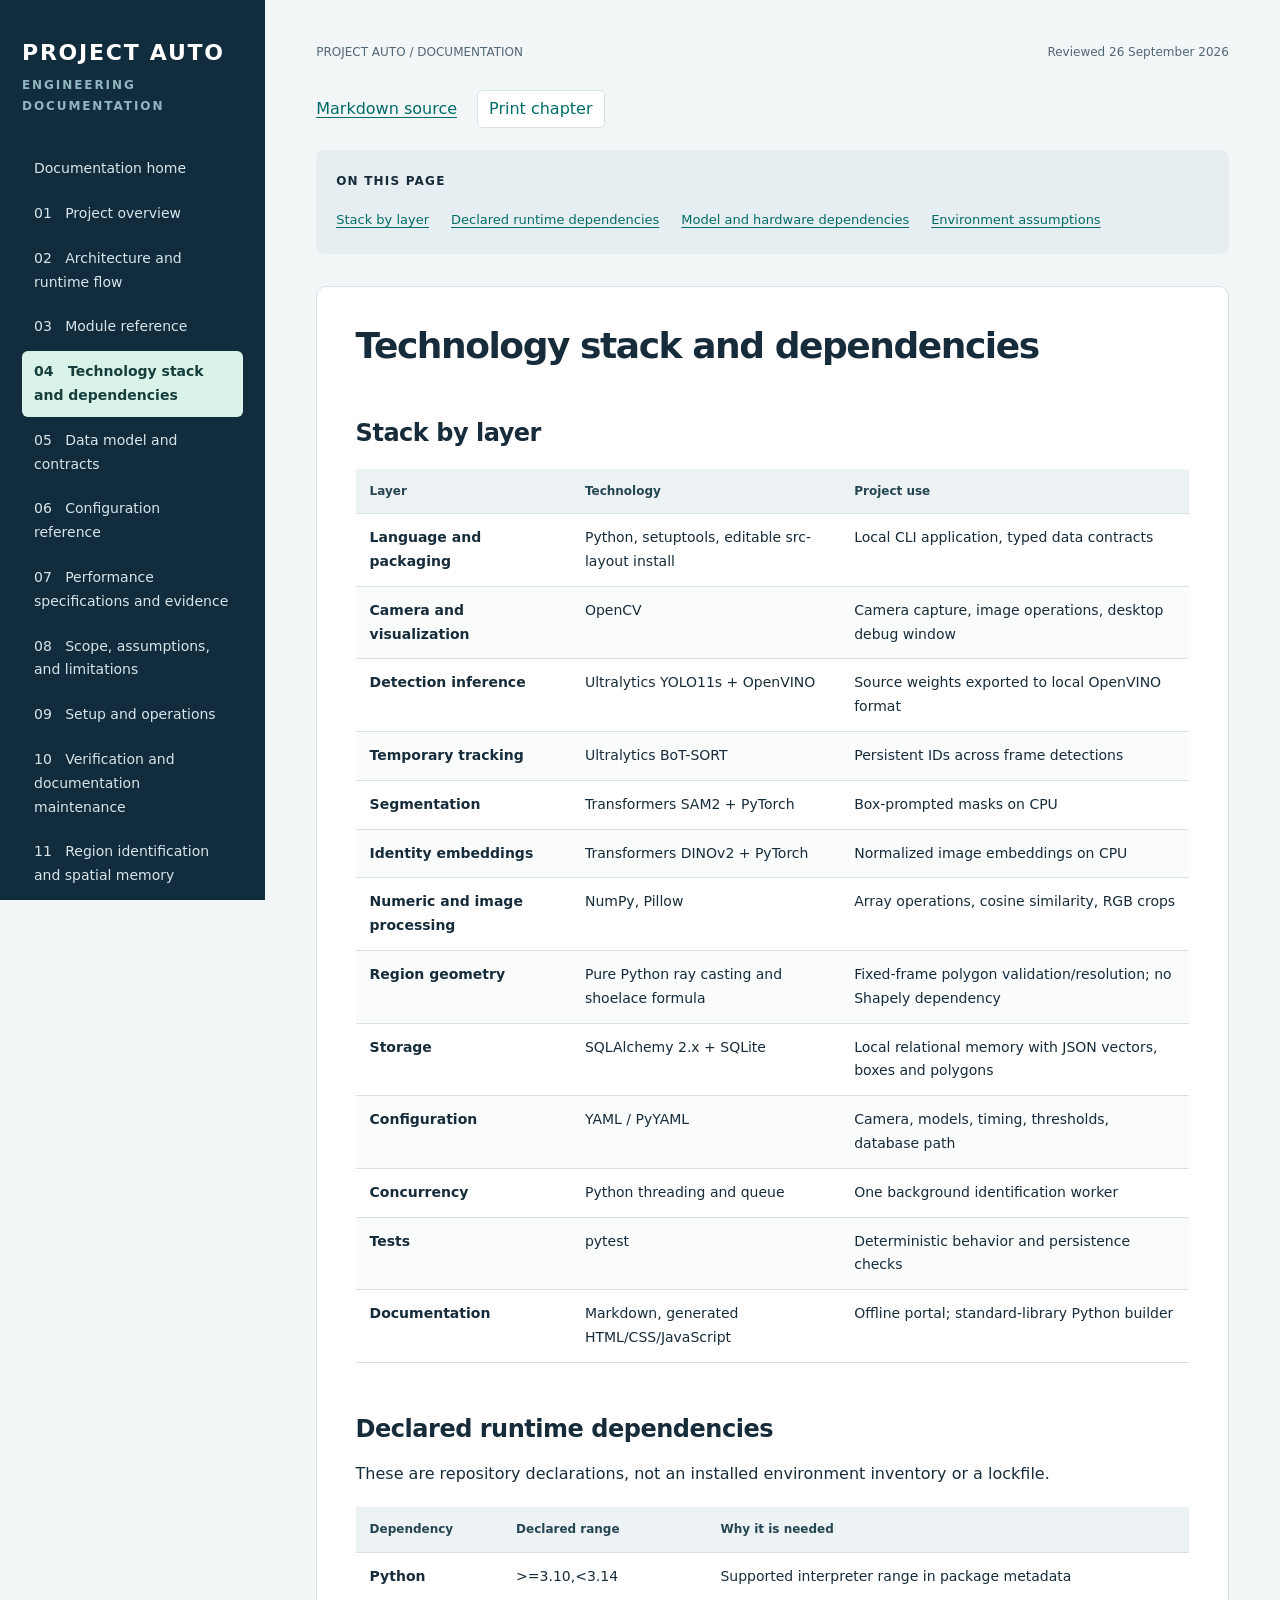
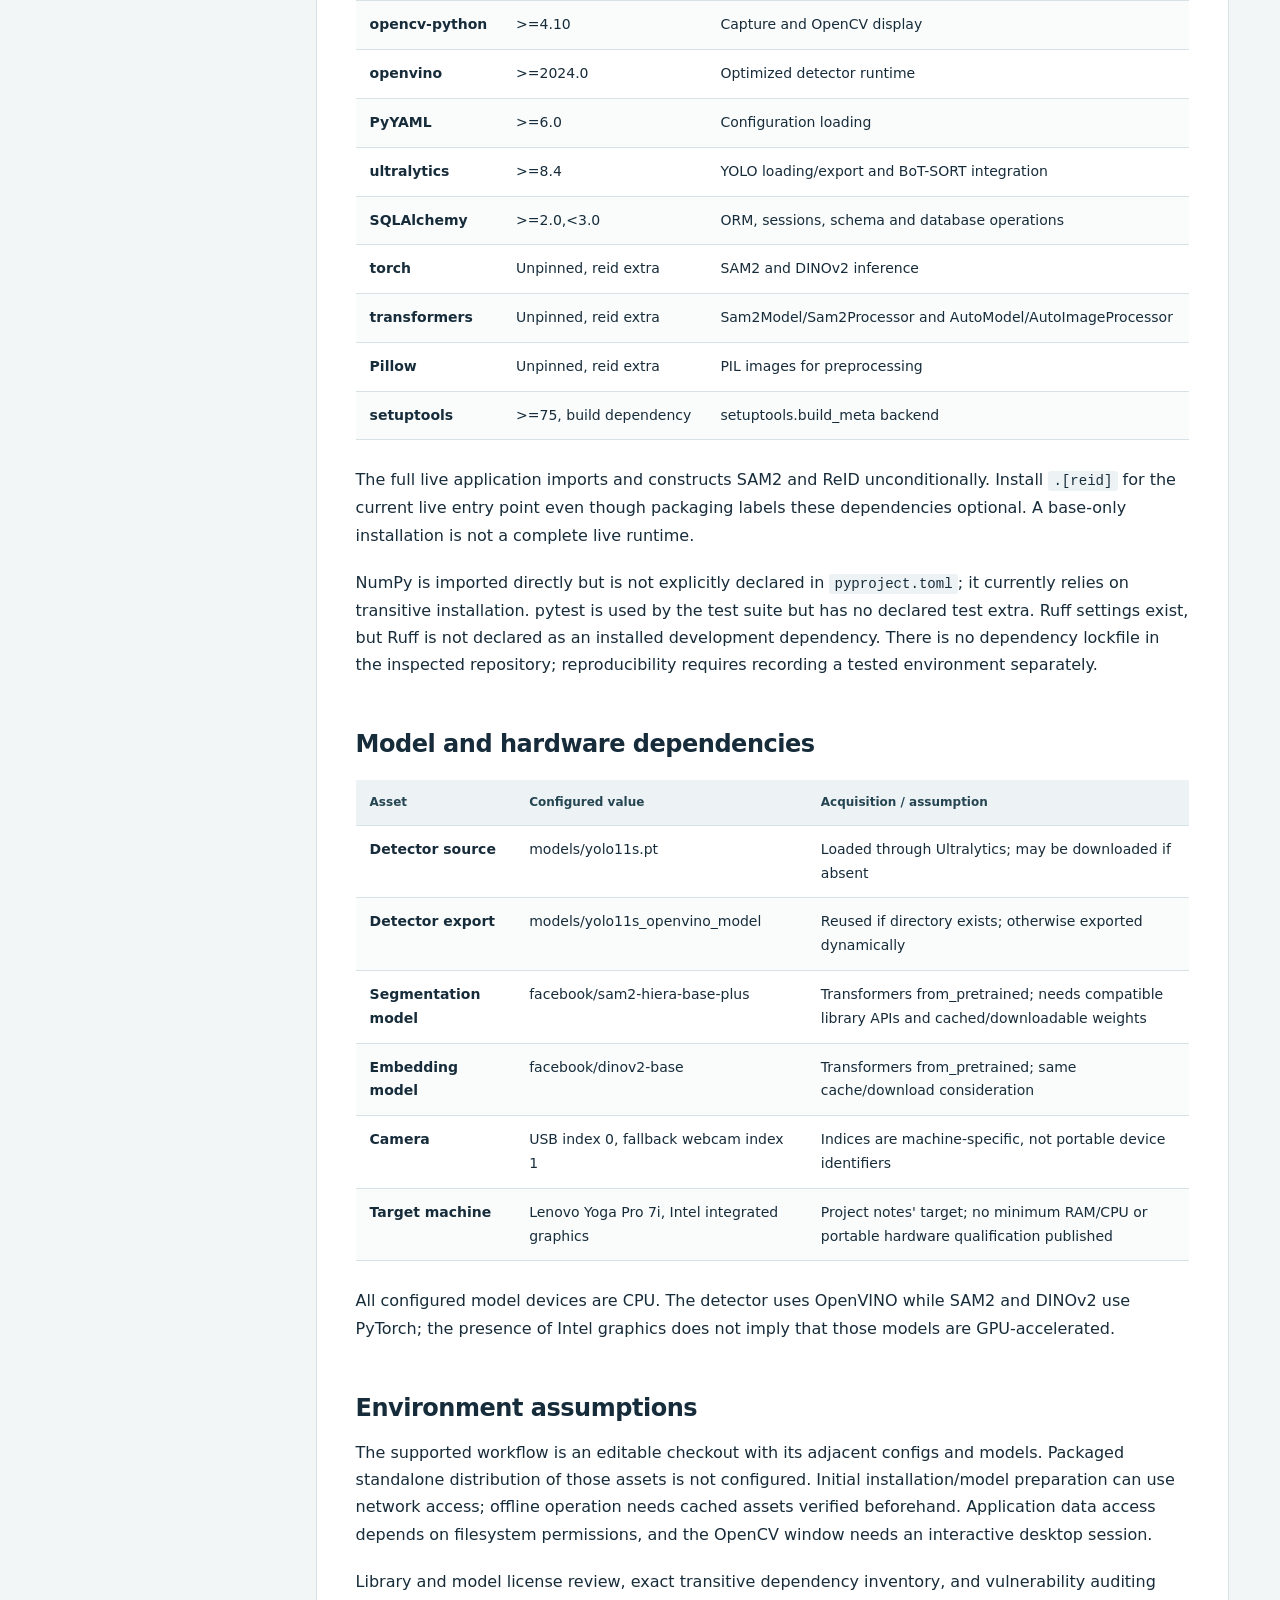
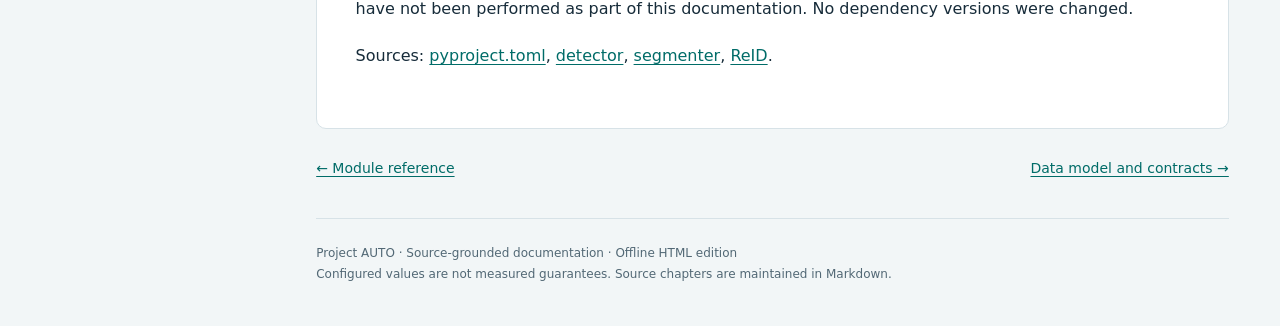
<file: docs/04-stack.html>
<!doctype html><html lang="en"><head><meta charset="utf-8"><meta name="viewport" content="width=device-width, initial-scale=1"><title>Technology stack and dependencies | Project AUTO</title><link rel="stylesheet" href="assets/docs.css"><script src="assets/docs.js" defer></script></head><body><a class="skip" href="#main">Skip to content</a><div class="layout"><aside class="sidebar"><a class="brand" href="index.html">PROJECT AUTO</a><div class="eyebrow">Engineering documentation</div><nav aria-label="Documentation"><a href="index.html" >Documentation home</a><a href="01-overview.html" >01 &nbsp; Project overview</a><a href="02-architecture.html" >02 &nbsp; Architecture and runtime flow</a><a href="03-modules.html" >03 &nbsp; Module reference</a><a href="04-stack.html" aria-current="page">04 &nbsp; Technology stack and dependencies</a><a href="05-data.html" >05 &nbsp; Data model and contracts</a><a href="06-configuration.html" >06 &nbsp; Configuration reference</a><a href="07-performance.html" >07 &nbsp; Performance specifications and evidence</a><a href="08-scope.html" >08 &nbsp; Scope, assumptions, and limitations</a><a href="09-operations.html" >09 &nbsp; Setup and operations</a><a href="10-verification.html" >10 &nbsp; Verification and documentation maintenance</a><a href="11-regions.html" >11 &nbsp; Region identification and spatial memory</a><a href="12-project-map.html" >12 &nbsp; Complete project map</a><a href="13-source-index.html" >13 &nbsp; Python and file index</a></nav><div class="meta">Version 0.1.0<br>Source reviewed 26 September 2026<br>Local prototype · CPU inference<br><a href="../README.md">Repository README</a></div></aside><main id="main"><div class="topline"><span>PROJECT AUTO / DOCUMENTATION</span><span>Reviewed 26 September 2026</span></div><div class="toolbar"><a href="04-stack.md">Markdown source</a><button data-print hidden type="button">Print chapter</button></div><div class="on-page"><strong>On this page</strong><ul><li><a href="#stack-by-layer">Stack by layer</a></li><li><a href="#declared-runtime-dependencies">Declared runtime dependencies</a></li><li><a href="#model-and-hardware-dependencies">Model and hardware dependencies</a></li><li><a href="#environment-assumptions">Environment assumptions</a></li></ul></div><article class="content"><h1 id="technology-stack-and-dependencies">Technology stack and dependencies</h1>
<h2 id="stack-by-layer">Stack by layer</h2>
<div class="table-wrap" tabindex="0" role="region" aria-label="Reference table"><table><thead><tr><th scope="col">Layer</th><th scope="col">Technology</th><th scope="col">Project use</th></tr></thead><tbody><tr><td>Language and packaging</td><td>Python, setuptools, editable src-layout install</td><td>Local CLI application, typed data contracts</td></tr><tr><td>Camera and visualization</td><td>OpenCV</td><td>Camera capture, image operations, desktop debug window</td></tr><tr><td>Detection inference</td><td>Ultralytics YOLO11s + OpenVINO</td><td>Source weights exported to local OpenVINO format</td></tr><tr><td>Temporary tracking</td><td>Ultralytics BoT-SORT</td><td>Persistent IDs across frame detections</td></tr><tr><td>Segmentation</td><td>Transformers SAM2 + PyTorch</td><td>Box-prompted masks on CPU</td></tr><tr><td>Identity embeddings</td><td>Transformers DINOv2 + PyTorch</td><td>Normalized image embeddings on CPU</td></tr><tr><td>Numeric and image processing</td><td>NumPy, Pillow</td><td>Array operations, cosine similarity, RGB crops</td></tr><tr><td>Region geometry</td><td>Pure Python ray casting and shoelace formula</td><td>Fixed-frame polygon validation/resolution; no Shapely dependency</td></tr><tr><td>Storage</td><td>SQLAlchemy 2.x + SQLite</td><td>Local relational memory with JSON vectors, boxes and polygons</td></tr><tr><td>Configuration</td><td>YAML / PyYAML</td><td>Camera, models, timing, thresholds, database path</td></tr><tr><td>Concurrency</td><td>Python threading and queue</td><td>One background identification worker</td></tr><tr><td>Tests</td><td>pytest</td><td>Deterministic behavior and persistence checks</td></tr><tr><td>Documentation</td><td>Markdown, generated HTML/CSS/JavaScript</td><td>Offline portal; standard-library Python builder</td></tr></tbody></table></div>
<h2 id="declared-runtime-dependencies">Declared runtime dependencies</h2>
<p>These are repository declarations, not an installed environment inventory or a lockfile.</p>
<div class="table-wrap" tabindex="0" role="region" aria-label="Reference table"><table><thead><tr><th scope="col">Dependency</th><th scope="col">Declared range</th><th scope="col">Why it is needed</th></tr></thead><tbody><tr><td>Python</td><td>&gt;=3.10,&lt;3.14</td><td>Supported interpreter range in package metadata</td></tr><tr><td>opencv-python</td><td>&gt;=4.10</td><td>Capture and OpenCV display</td></tr><tr><td>openvino</td><td>&gt;=2024.0</td><td>Optimized detector runtime</td></tr><tr><td>PyYAML</td><td>&gt;=6.0</td><td>Configuration loading</td></tr><tr><td>ultralytics</td><td>&gt;=8.4</td><td>YOLO loading/export and BoT-SORT integration</td></tr><tr><td>SQLAlchemy</td><td>&gt;=2.0,&lt;3.0</td><td>ORM, sessions, schema and database operations</td></tr><tr><td>torch</td><td>Unpinned, reid extra</td><td>SAM2 and DINOv2 inference</td></tr><tr><td>transformers</td><td>Unpinned, reid extra</td><td>Sam2Model/Sam2Processor and AutoModel/AutoImageProcessor</td></tr><tr><td>Pillow</td><td>Unpinned, reid extra</td><td>PIL images for preprocessing</td></tr><tr><td>setuptools</td><td>&gt;=75, build dependency</td><td>setuptools.build_meta backend</td></tr></tbody></table></div>
<p>The full live application imports and constructs SAM2 and ReID unconditionally. Install <code>.[reid]</code> for the current live entry point even though packaging labels these dependencies optional. A base-only installation is not a complete live runtime.</p>
<p>NumPy is imported directly but is not explicitly declared in <code>pyproject.toml</code>; it currently relies on transitive installation. pytest is used by the test suite but has no declared test extra. Ruff settings exist, but Ruff is not declared as an installed development dependency. There is no dependency lockfile in the inspected repository; reproducibility requires recording a tested environment separately.</p>
<h2 id="model-and-hardware-dependencies">Model and hardware dependencies</h2>
<div class="table-wrap" tabindex="0" role="region" aria-label="Reference table"><table><thead><tr><th scope="col">Asset</th><th scope="col">Configured value</th><th scope="col">Acquisition / assumption</th></tr></thead><tbody><tr><td>Detector source</td><td>models/yolo11s.pt</td><td>Loaded through Ultralytics; may be downloaded if absent</td></tr><tr><td>Detector export</td><td>models/yolo11s_openvino_model</td><td>Reused if directory exists; otherwise exported dynamically</td></tr><tr><td>Segmentation model</td><td>facebook/sam2-hiera-base-plus</td><td>Transformers from_pretrained; needs compatible library APIs and cached/downloadable weights</td></tr><tr><td>Embedding model</td><td>facebook/dinov2-base</td><td>Transformers from_pretrained; same cache/download consideration</td></tr><tr><td>Camera</td><td>USB index 0, fallback webcam index 1</td><td>Indices are machine-specific, not portable device identifiers</td></tr><tr><td>Target machine</td><td>Lenovo Yoga Pro 7i, Intel integrated graphics</td><td>Project notes' target; no minimum RAM/CPU or portable hardware qualification published</td></tr></tbody></table></div>
<p>All configured model devices are CPU. The detector uses OpenVINO while SAM2 and DINOv2 use PyTorch; the presence of Intel graphics does not imply that those models are GPU-accelerated.</p>
<h2 id="environment-assumptions">Environment assumptions</h2>
<p>The supported workflow is an editable checkout with its adjacent configs and models. Packaged standalone distribution of those assets is not configured. Initial installation/model preparation can use network access; offline operation needs cached assets verified beforehand. Application data access depends on filesystem permissions, and the OpenCV window needs an interactive desktop session.</p>
<p>Library and model license review, exact transitive dependency inventory, and vulnerability auditing have not been performed as part of this documentation. No dependency versions were changed.</p>
<p>Sources: <a href="../pyproject.toml">pyproject.toml</a>, <a href="../src/project_auto/perception/detector.py">detector</a>, <a href="../src/project_auto/perception/segmenter.py">segmenter</a>, <a href="../src/project_auto/memory/reid.py">ReID</a>.</p></article><nav class="page-controls" aria-label="Adjacent chapters"><a href="03-modules.html">← Module reference</a><a href="05-data.html">Data model and contracts →</a></nav><footer>Project AUTO · Source-grounded documentation · Offline HTML edition<br>Configured values are not measured guarantees. Source chapters are maintained in Markdown.</footer></main></div></body></html>
</file>
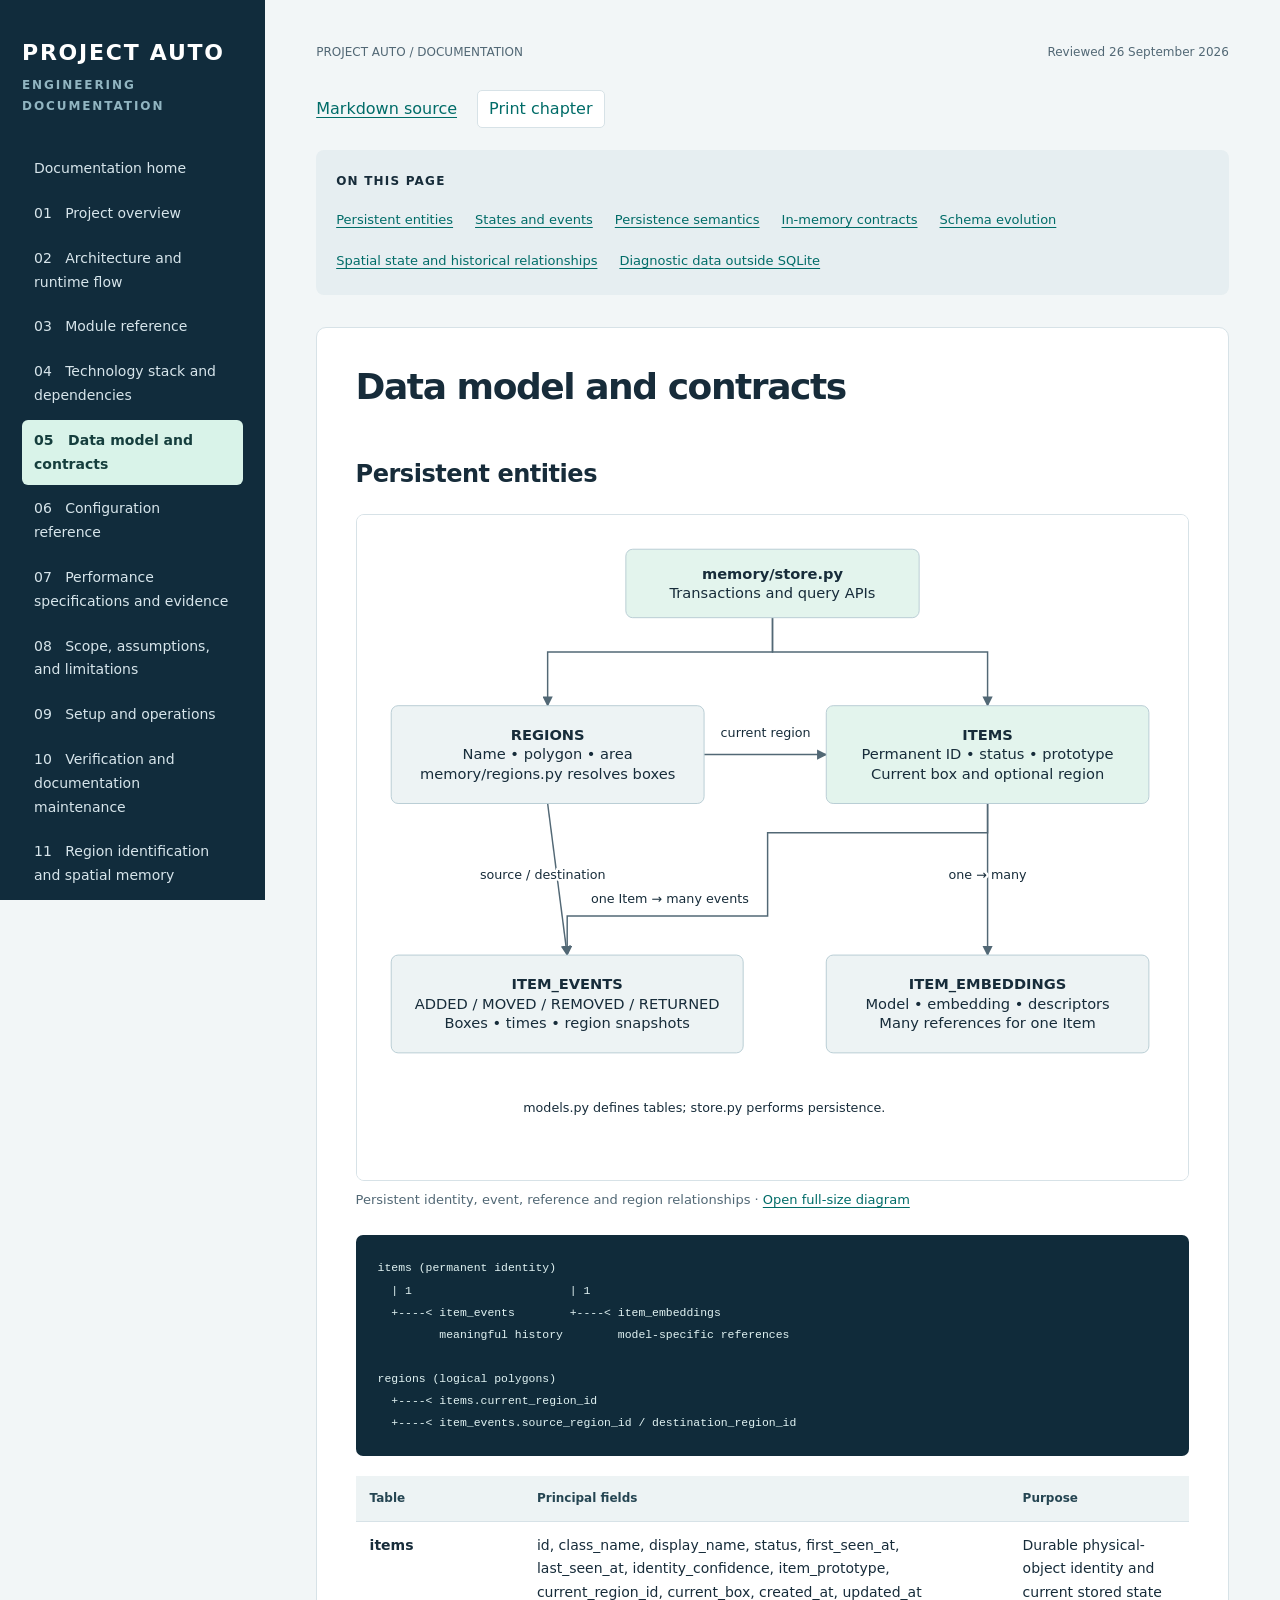
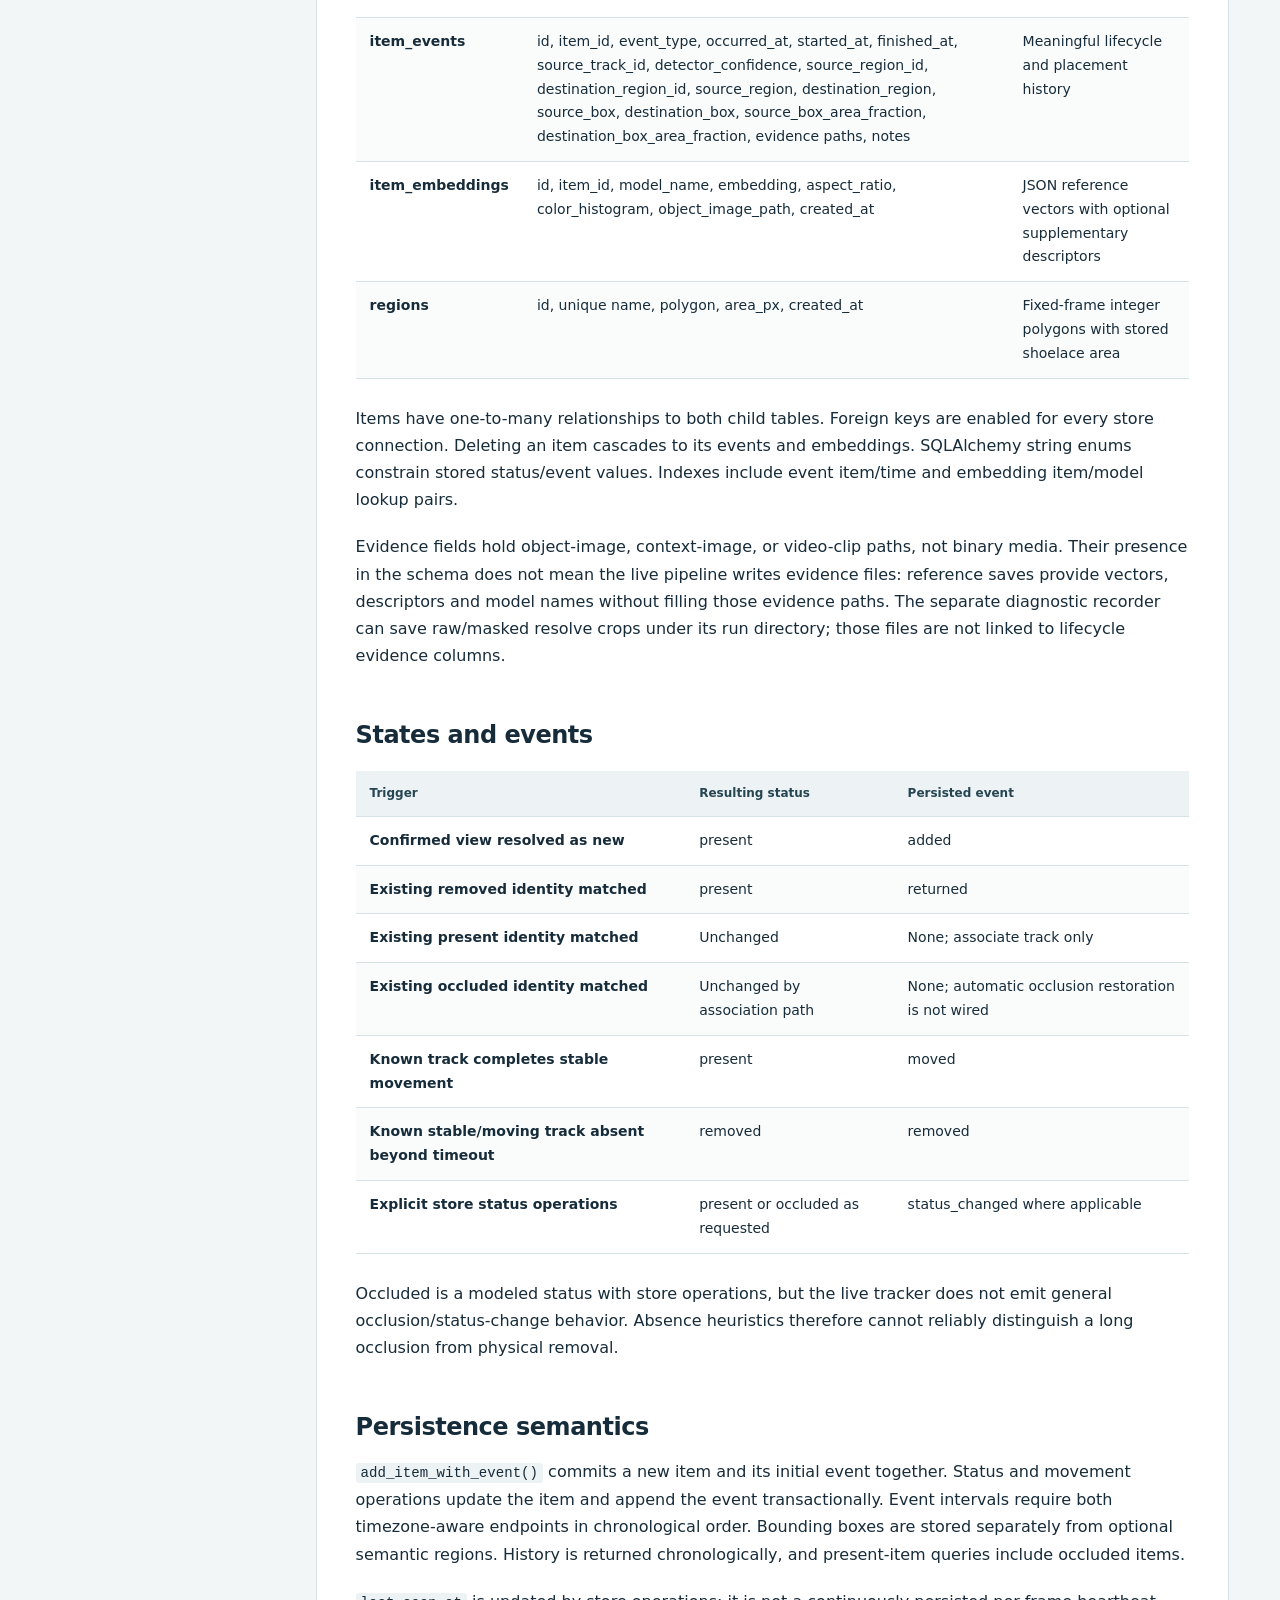
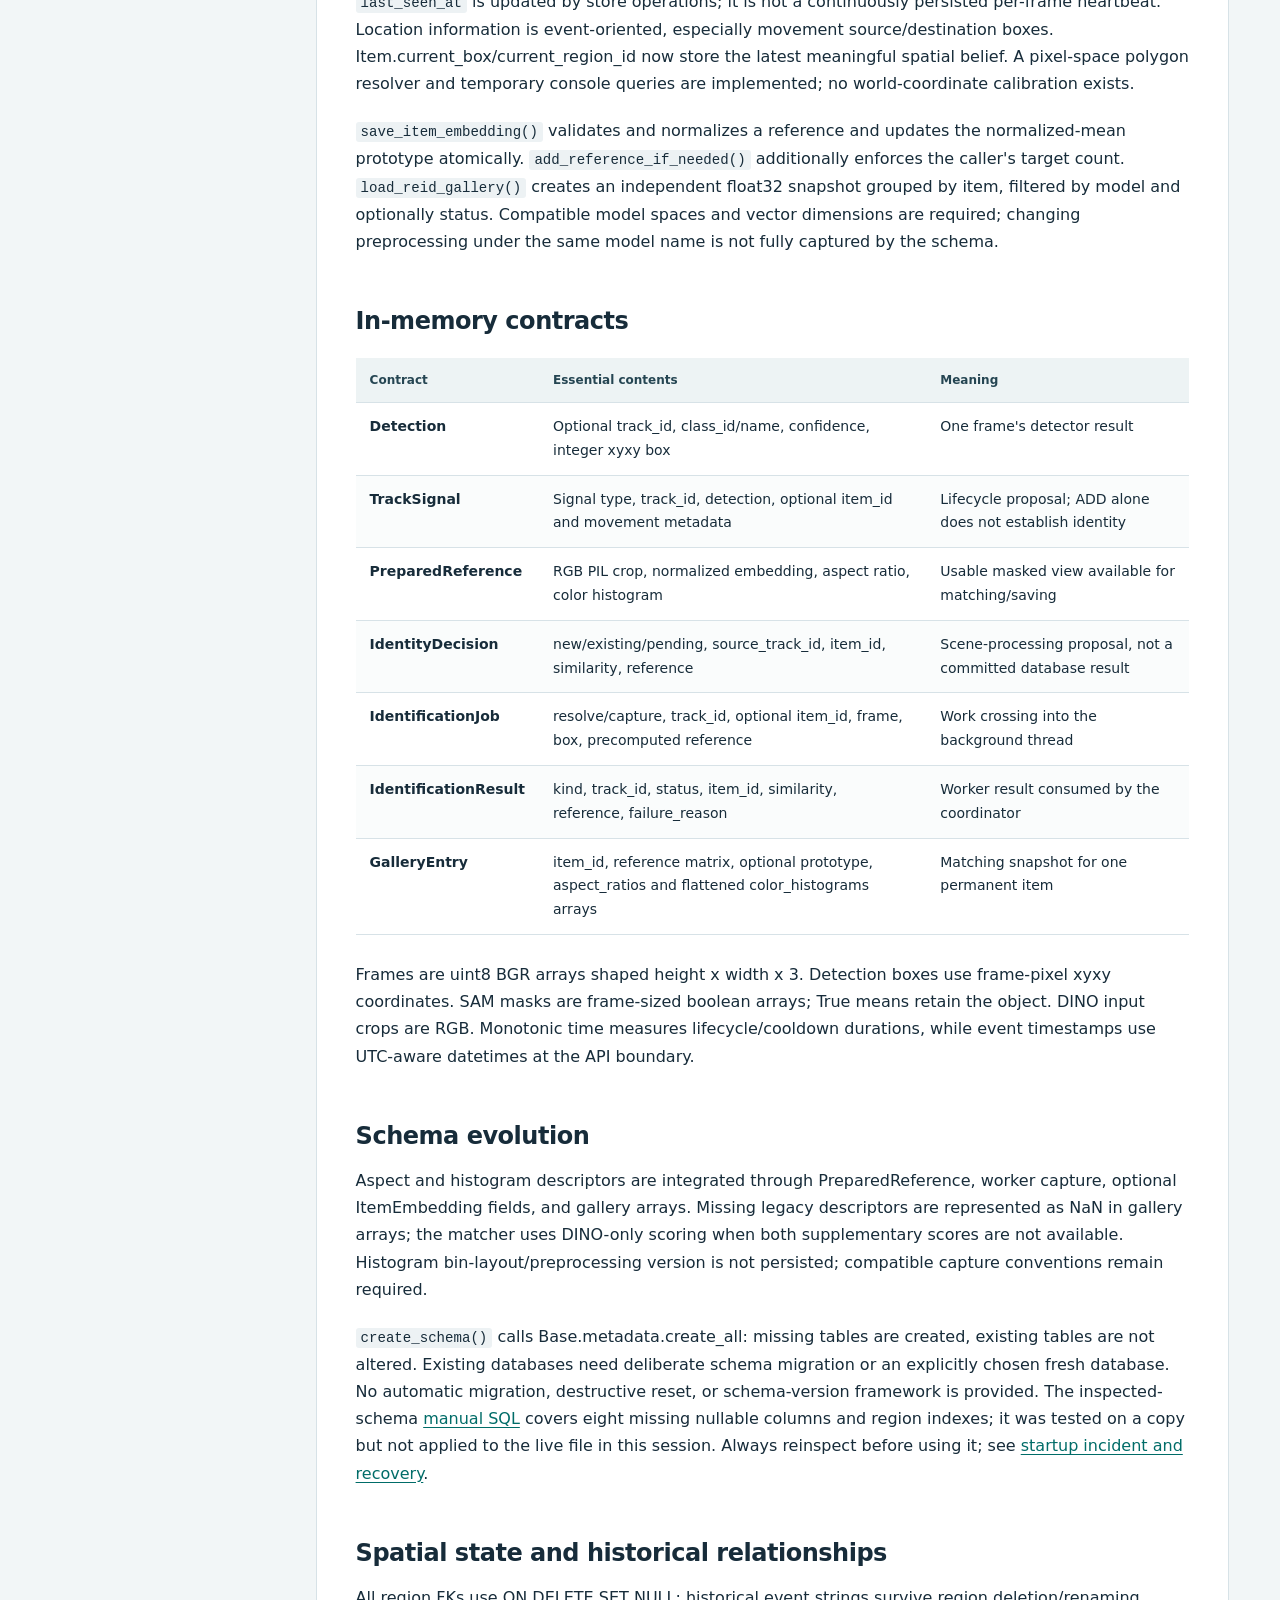
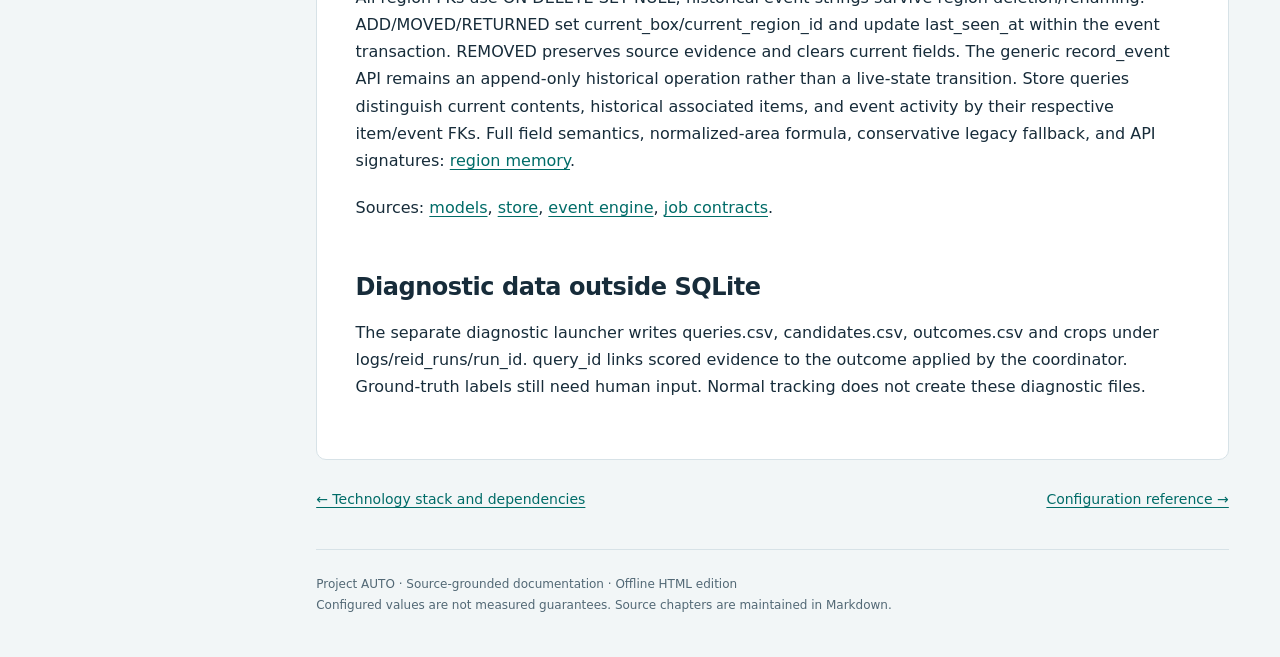
<file: docs/05-data.html>
<!doctype html><html lang="en"><head><meta charset="utf-8"><meta name="viewport" content="width=device-width, initial-scale=1"><title>Data model and contracts | Project AUTO</title><link rel="stylesheet" href="assets/docs.css"><script src="assets/docs.js" defer></script></head><body><a class="skip" href="#main">Skip to content</a><div class="layout"><aside class="sidebar"><a class="brand" href="index.html">PROJECT AUTO</a><div class="eyebrow">Engineering documentation</div><nav aria-label="Documentation"><a href="index.html" >Documentation home</a><a href="01-overview.html" >01 &nbsp; Project overview</a><a href="02-architecture.html" >02 &nbsp; Architecture and runtime flow</a><a href="03-modules.html" >03 &nbsp; Module reference</a><a href="04-stack.html" >04 &nbsp; Technology stack and dependencies</a><a href="05-data.html" aria-current="page">05 &nbsp; Data model and contracts</a><a href="06-configuration.html" >06 &nbsp; Configuration reference</a><a href="07-performance.html" >07 &nbsp; Performance specifications and evidence</a><a href="08-scope.html" >08 &nbsp; Scope, assumptions, and limitations</a><a href="09-operations.html" >09 &nbsp; Setup and operations</a><a href="10-verification.html" >10 &nbsp; Verification and documentation maintenance</a><a href="11-regions.html" >11 &nbsp; Region identification and spatial memory</a><a href="12-project-map.html" >12 &nbsp; Complete project map</a><a href="13-source-index.html" >13 &nbsp; Python and file index</a></nav><div class="meta">Version 0.1.0<br>Source reviewed 26 September 2026<br>Local prototype · CPU inference<br><a href="../README.md">Repository README</a></div></aside><main id="main"><div class="topline"><span>PROJECT AUTO / DOCUMENTATION</span><span>Reviewed 26 September 2026</span></div><div class="toolbar"><a href="05-data.md">Markdown source</a><button data-print hidden type="button">Print chapter</button></div><div class="on-page"><strong>On this page</strong><ul><li><a href="#persistent-entities">Persistent entities</a></li><li><a href="#states-and-events">States and events</a></li><li><a href="#persistence-semantics">Persistence semantics</a></li><li><a href="#in-memory-contracts">In-memory contracts</a></li><li><a href="#schema-evolution">Schema evolution</a></li><li><a href="#spatial-state-and-historical-relationships">Spatial state and historical relationships</a></li><li><a href="#diagnostic-data-outside-sqlite">Diagnostic data outside SQLite</a></li></ul></div><article class="content"><h1 id="data-model-and-contracts">Data model and contracts</h1>
<h2 id="persistent-entities">Persistent entities</h2>
<figure class="diagram"><div class="diagram-scroll"><img src="assets/diagrams/memory.svg" alt="Persistent identity, event, reference and region relationships" loading="lazy"></div><figcaption>Persistent identity, event, reference and region relationships · <a href="assets/diagrams/memory.svg">Open full-size diagram</a></figcaption></figure>
<pre><code>items (permanent identity)
  | 1                       | 1
  +----&lt; item_events        +----&lt; item_embeddings
         meaningful history        model-specific references

regions (logical polygons)
  +----&lt; items.current_region_id
  +----&lt; item_events.source_region_id / destination_region_id</code></pre>
<div class="table-wrap" tabindex="0" role="region" aria-label="Reference table"><table><thead><tr><th scope="col">Table</th><th scope="col">Principal fields</th><th scope="col">Purpose</th></tr></thead><tbody><tr><td>items</td><td>id, class_name, display_name, status, first_seen_at, last_seen_at, identity_confidence, item_prototype, current_region_id, current_box, created_at, updated_at</td><td>Durable physical-object identity and current stored state</td></tr><tr><td>item_events</td><td>id, item_id, event_type, occurred_at, started_at, finished_at, source_track_id, detector_confidence, source_region_id, destination_region_id, source_region, destination_region, source_box, destination_box, source_box_area_fraction, destination_box_area_fraction, evidence paths, notes</td><td>Meaningful lifecycle and placement history</td></tr><tr><td>item_embeddings</td><td>id, item_id, model_name, embedding, aspect_ratio, color_histogram, object_image_path, created_at</td><td>JSON reference vectors with optional supplementary descriptors</td></tr><tr><td>regions</td><td>id, unique name, polygon, area_px, created_at</td><td>Fixed-frame integer polygons with stored shoelace area</td></tr></tbody></table></div>
<p>Items have one-to-many relationships to both child tables. Foreign keys are enabled for every store connection. Deleting an item cascades to its events and embeddings. SQLAlchemy string enums constrain stored status/event values. Indexes include event item/time and embedding item/model lookup pairs.</p>
<p>Evidence fields hold object-image, context-image, or video-clip paths, not binary media. Their presence in the schema does not mean the live pipeline writes evidence files: reference saves provide vectors, descriptors and model names without filling those evidence paths. The separate diagnostic recorder can save raw/masked resolve crops under its run directory; those files are not linked to lifecycle evidence columns.</p>
<h2 id="states-and-events">States and events</h2>
<div class="table-wrap" tabindex="0" role="region" aria-label="Reference table"><table><thead><tr><th scope="col">Trigger</th><th scope="col">Resulting status</th><th scope="col">Persisted event</th></tr></thead><tbody><tr><td>Confirmed view resolved as new</td><td>present</td><td>added</td></tr><tr><td>Existing removed identity matched</td><td>present</td><td>returned</td></tr><tr><td>Existing present identity matched</td><td>Unchanged</td><td>None; associate track only</td></tr><tr><td>Existing occluded identity matched</td><td>Unchanged by association path</td><td>None; automatic occlusion restoration is not wired</td></tr><tr><td>Known track completes stable movement</td><td>present</td><td>moved</td></tr><tr><td>Known stable/moving track absent beyond timeout</td><td>removed</td><td>removed</td></tr><tr><td>Explicit store status operations</td><td>present or occluded as requested</td><td>status_changed where applicable</td></tr></tbody></table></div>
<p>Occluded is a modeled status with store operations, but the live tracker does not emit general occlusion/status-change behavior. Absence heuristics therefore cannot reliably distinguish a long occlusion from physical removal.</p>
<h2 id="persistence-semantics">Persistence semantics</h2>
<p><code>add_item_with_event()</code> commits a new item and its initial event together. Status and movement operations update the item and append the event transactionally. Event intervals require both timezone-aware endpoints in chronological order. Bounding boxes are stored separately from optional semantic regions. History is returned chronologically, and present-item queries include occluded items.</p>
<p><code>last_seen_at</code> is updated by store operations; it is not a continuously persisted per-frame heartbeat. Location information is event-oriented, especially movement source/destination boxes. Item.current_box/current_region_id now store the latest meaningful spatial belief. A pixel-space polygon resolver and temporary console queries are implemented; no world-coordinate calibration exists.</p>
<p><code>save_item_embedding()</code> validates and normalizes a reference and updates the normalized-mean prototype atomically. <code>add_reference_if_needed()</code> additionally enforces the caller's target count. <code>load_reid_gallery()</code> creates an independent float32 snapshot grouped by item, filtered by model and optionally status. Compatible model spaces and vector dimensions are required; changing preprocessing under the same model name is not fully captured by the schema.</p>
<h2 id="in-memory-contracts">In-memory contracts</h2>
<div class="table-wrap" tabindex="0" role="region" aria-label="Reference table"><table><thead><tr><th scope="col">Contract</th><th scope="col">Essential contents</th><th scope="col">Meaning</th></tr></thead><tbody><tr><td>Detection</td><td>Optional track_id, class_id/name, confidence, integer xyxy box</td><td>One frame's detector result</td></tr><tr><td>TrackSignal</td><td>Signal type, track_id, detection, optional item_id and movement metadata</td><td>Lifecycle proposal; ADD alone does not establish identity</td></tr><tr><td>PreparedReference</td><td>RGB PIL crop, normalized embedding, aspect ratio, color histogram</td><td>Usable masked view available for matching/saving</td></tr><tr><td>IdentityDecision</td><td>new/existing/pending, source_track_id, item_id, similarity, reference</td><td>Scene-processing proposal, not a committed database result</td></tr><tr><td>IdentificationJob</td><td>resolve/capture, track_id, optional item_id, frame, box, precomputed reference</td><td>Work crossing into the background thread</td></tr><tr><td>IdentificationResult</td><td>kind, track_id, status, item_id, similarity, reference, failure_reason</td><td>Worker result consumed by the coordinator</td></tr><tr><td>GalleryEntry</td><td>item_id, reference matrix, optional prototype, aspect_ratios and flattened color_histograms arrays</td><td>Matching snapshot for one permanent item</td></tr></tbody></table></div>
<p>Frames are uint8 BGR arrays shaped height x width x 3. Detection boxes use frame-pixel xyxy coordinates. SAM masks are frame-sized boolean arrays; True means retain the object. DINO input crops are RGB. Monotonic time measures lifecycle/cooldown durations, while event timestamps use UTC-aware datetimes at the API boundary.</p>
<h2 id="schema-evolution">Schema evolution</h2>
<p>Aspect and histogram descriptors are integrated through PreparedReference, worker capture, optional ItemEmbedding fields, and gallery arrays. Missing legacy descriptors are represented as NaN in gallery arrays; the matcher uses DINO-only scoring when both supplementary scores are not available. Histogram bin-layout/preprocessing version is not persisted; compatible capture conventions remain required.</p>
<p><code>create_schema()</code> calls Base.metadata.create_all: missing tables are created, existing tables are not altered. Existing databases need deliberate schema migration or an explicitly chosen fresh database. No automatic migration, destructive reset, or schema-version framework is provided. The inspected-schema <a href="manual_schema_update.sql">manual SQL</a> covers eight missing nullable columns and region indexes; it was tested on a copy but not applied to the live file in this session. Always reinspect before using it; see <a href="09-operations.html">startup incident and recovery</a>.</p>
<h2 id="spatial-state-and-historical-relationships">Spatial state and historical relationships</h2>
<p>All region FKs use ON DELETE SET NULL; historical event strings survive region deletion/renaming. ADD/MOVED/RETURNED set current_box/current_region_id and update last_seen_at within the event transaction. REMOVED preserves source evidence and clears current fields. The generic record_event API remains an append-only historical operation rather than a live-state transition. Store queries distinguish current contents, historical associated items, and event activity by their respective item/event FKs. Full field semantics, normalized-area formula, conservative legacy fallback, and API signatures: <a href="11-regions.html">region memory</a>.</p>
<p>Sources: <a href="../src/project_auto/memory/models.py">models</a>, <a href="../src/project_auto/memory/store.py">store</a>, <a href="../src/project_auto/events/event_engine.py">event engine</a>, <a href="../src/project_auto/events/identification.py">job contracts</a>.</p>
<h2 id="diagnostic-data-outside-sqlite">Diagnostic data outside SQLite</h2>
<p>The separate diagnostic launcher writes queries.csv, candidates.csv, outcomes.csv and crops under logs/reid_runs/run_id. query_id links scored evidence to the outcome applied by the coordinator. Ground-truth labels still need human input. Normal tracking does not create these diagnostic files.</p></article><nav class="page-controls" aria-label="Adjacent chapters"><a href="04-stack.html">← Technology stack and dependencies</a><a href="06-configuration.html">Configuration reference →</a></nav><footer>Project AUTO · Source-grounded documentation · Offline HTML edition<br>Configured values are not measured guarantees. Source chapters are maintained in Markdown.</footer></main></div></body></html>
</file>
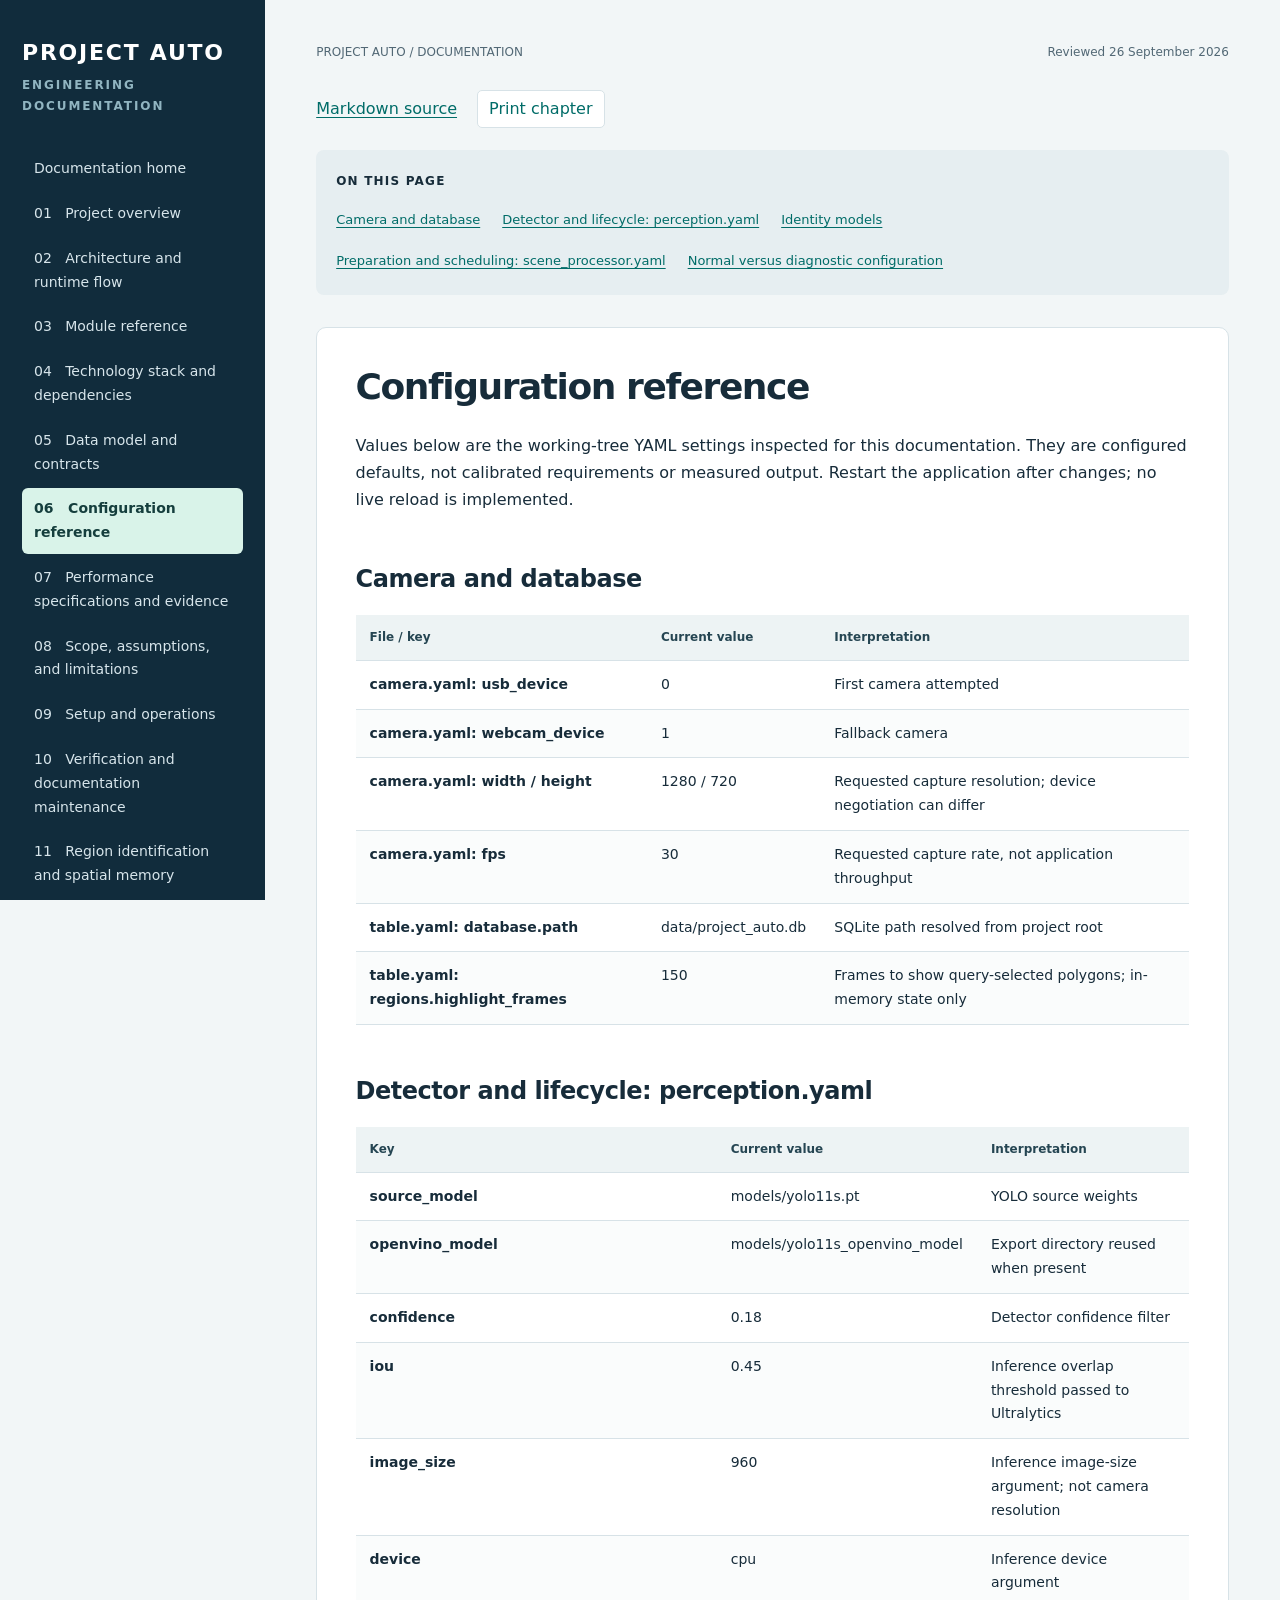
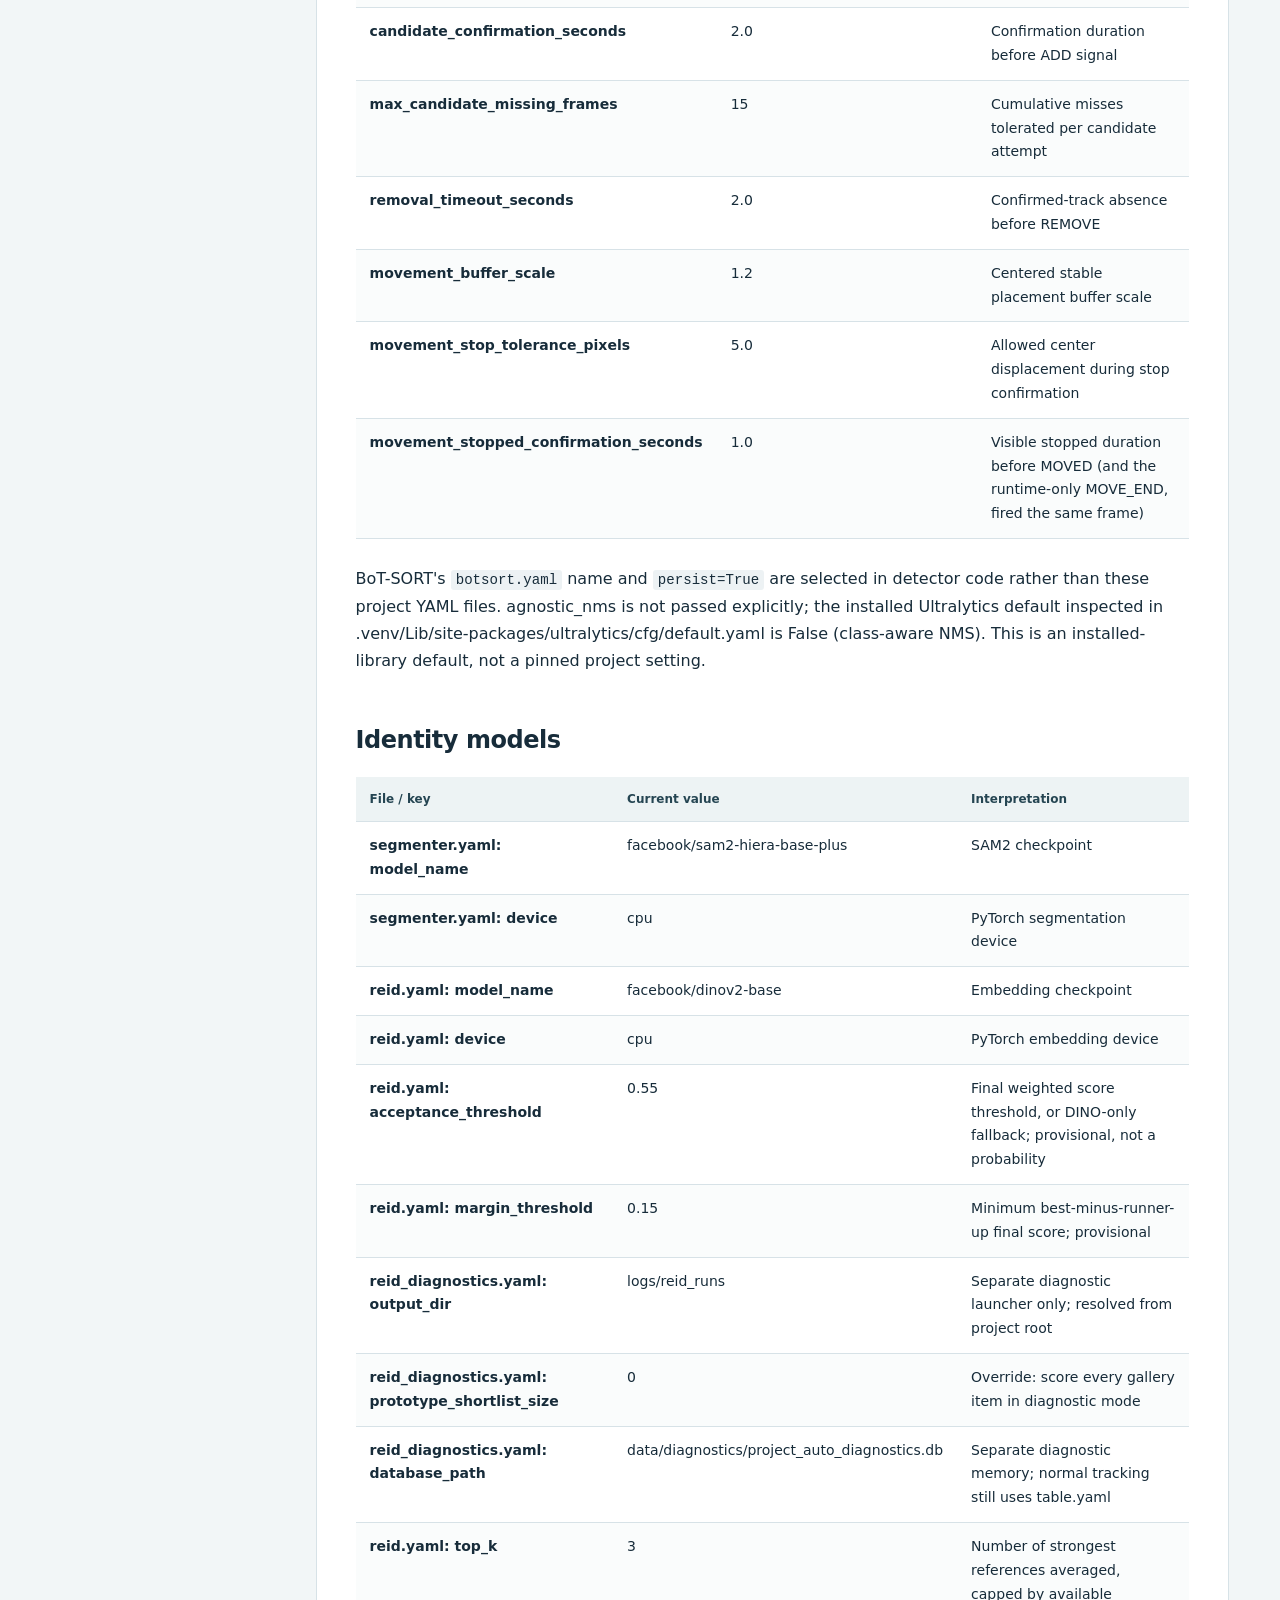
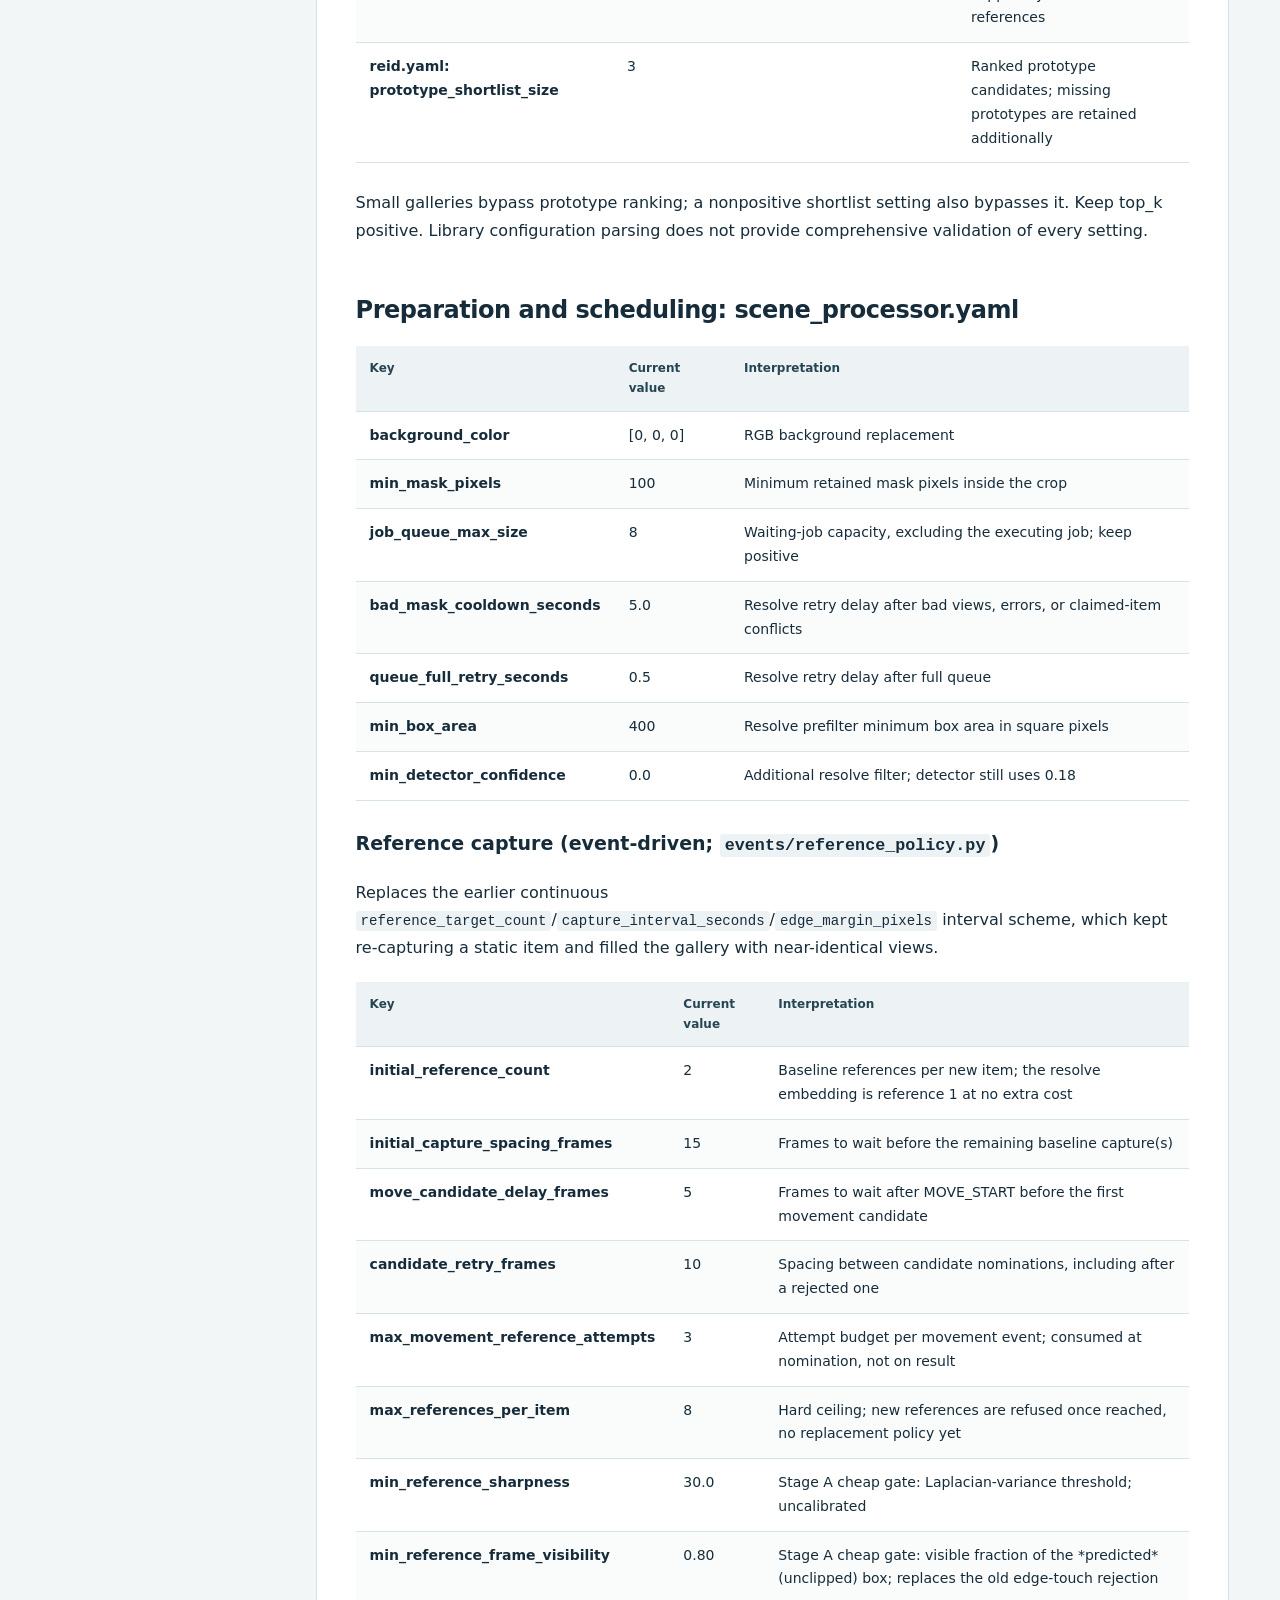
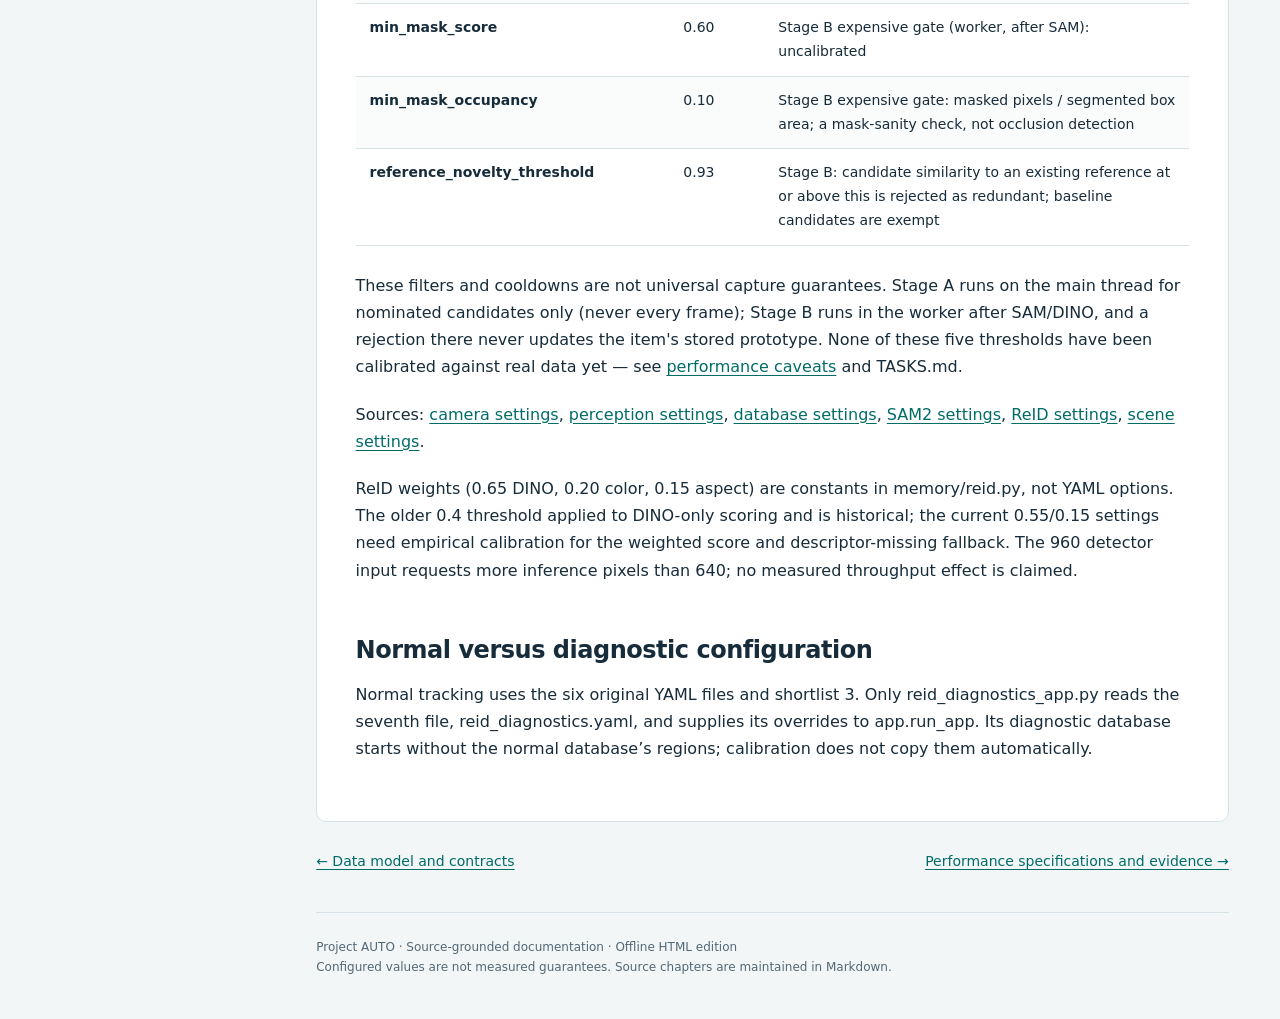
<file: docs/06-configuration.html>
<!doctype html><html lang="en"><head><meta charset="utf-8"><meta name="viewport" content="width=device-width, initial-scale=1"><title>Configuration reference | Project AUTO</title><link rel="stylesheet" href="assets/docs.css"><script src="assets/docs.js" defer></script></head><body><a class="skip" href="#main">Skip to content</a><div class="layout"><aside class="sidebar"><a class="brand" href="index.html">PROJECT AUTO</a><div class="eyebrow">Engineering documentation</div><nav aria-label="Documentation"><a href="index.html" >Documentation home</a><a href="01-overview.html" >01 &nbsp; Project overview</a><a href="02-architecture.html" >02 &nbsp; Architecture and runtime flow</a><a href="03-modules.html" >03 &nbsp; Module reference</a><a href="04-stack.html" >04 &nbsp; Technology stack and dependencies</a><a href="05-data.html" >05 &nbsp; Data model and contracts</a><a href="06-configuration.html" aria-current="page">06 &nbsp; Configuration reference</a><a href="07-performance.html" >07 &nbsp; Performance specifications and evidence</a><a href="08-scope.html" >08 &nbsp; Scope, assumptions, and limitations</a><a href="09-operations.html" >09 &nbsp; Setup and operations</a><a href="10-verification.html" >10 &nbsp; Verification and documentation maintenance</a><a href="11-regions.html" >11 &nbsp; Region identification and spatial memory</a><a href="12-project-map.html" >12 &nbsp; Complete project map</a><a href="13-source-index.html" >13 &nbsp; Python and file index</a></nav><div class="meta">Version 0.1.0<br>Source reviewed 26 September 2026<br>Local prototype · CPU inference<br><a href="../README.md">Repository README</a></div></aside><main id="main"><div class="topline"><span>PROJECT AUTO / DOCUMENTATION</span><span>Reviewed 26 September 2026</span></div><div class="toolbar"><a href="06-configuration.md">Markdown source</a><button data-print hidden type="button">Print chapter</button></div><div class="on-page"><strong>On this page</strong><ul><li><a href="#camera-and-database">Camera and database</a></li><li><a href="#detector-and-lifecycle-perception-yaml">Detector and lifecycle: perception.yaml</a></li><li><a href="#identity-models">Identity models</a></li><li><a href="#preparation-and-scheduling-scene-processor-yaml">Preparation and scheduling: scene_processor.yaml</a></li><li><a href="#normal-versus-diagnostic-configuration">Normal versus diagnostic configuration</a></li></ul></div><article class="content"><h1 id="configuration-reference">Configuration reference</h1>
<p>Values below are the working-tree YAML settings inspected for this documentation. They are configured defaults, not calibrated requirements or measured output. Restart the application after changes; no live reload is implemented.</p>
<h2 id="camera-and-database">Camera and database</h2>
<div class="table-wrap" tabindex="0" role="region" aria-label="Reference table"><table><thead><tr><th scope="col">File / key</th><th scope="col">Current value</th><th scope="col">Interpretation</th></tr></thead><tbody><tr><td>camera.yaml: usb_device</td><td>0</td><td>First camera attempted</td></tr><tr><td>camera.yaml: webcam_device</td><td>1</td><td>Fallback camera</td></tr><tr><td>camera.yaml: width / height</td><td>1280 / 720</td><td>Requested capture resolution; device negotiation can differ</td></tr><tr><td>camera.yaml: fps</td><td>30</td><td>Requested capture rate, not application throughput</td></tr><tr><td>table.yaml: database.path</td><td>data/project_auto.db</td><td>SQLite path resolved from project root</td></tr><tr><td>table.yaml: regions.highlight_frames</td><td>150</td><td>Frames to show query-selected polygons; in-memory state only</td></tr></tbody></table></div>
<h2 id="detector-and-lifecycle-perception-yaml">Detector and lifecycle: perception.yaml</h2>
<div class="table-wrap" tabindex="0" role="region" aria-label="Reference table"><table><thead><tr><th scope="col">Key</th><th scope="col">Current value</th><th scope="col">Interpretation</th></tr></thead><tbody><tr><td>source_model</td><td>models/yolo11s.pt</td><td>YOLO source weights</td></tr><tr><td>openvino_model</td><td>models/yolo11s_openvino_model</td><td>Export directory reused when present</td></tr><tr><td>confidence</td><td>0.18</td><td>Detector confidence filter</td></tr><tr><td>iou</td><td>0.45</td><td>Inference overlap threshold passed to Ultralytics</td></tr><tr><td>image_size</td><td>960</td><td>Inference image-size argument; not camera resolution</td></tr><tr><td>device</td><td>cpu</td><td>Inference device argument</td></tr><tr><td>candidate_confirmation_seconds</td><td>2.0</td><td>Confirmation duration before ADD signal</td></tr><tr><td>max_candidate_missing_frames</td><td>15</td><td>Cumulative misses tolerated per candidate attempt</td></tr><tr><td>removal_timeout_seconds</td><td>2.0</td><td>Confirmed-track absence before REMOVE</td></tr><tr><td>movement_buffer_scale</td><td>1.2</td><td>Centered stable placement buffer scale</td></tr><tr><td>movement_stop_tolerance_pixels</td><td>5.0</td><td>Allowed center displacement during stop confirmation</td></tr><tr><td>movement_stopped_confirmation_seconds</td><td>1.0</td><td>Visible stopped duration before MOVED (and the runtime-only MOVE_END, fired the same frame)</td></tr></tbody></table></div>
<p>BoT-SORT's <code>botsort.yaml</code> name and <code>persist=True</code> are selected in detector code rather than these project YAML files. agnostic_nms is not passed explicitly; the installed Ultralytics default inspected in .venv/Lib/site-packages/ultralytics/cfg/default.yaml is False (class-aware NMS). This is an installed-library default, not a pinned project setting.</p>
<h2 id="identity-models">Identity models</h2>
<div class="table-wrap" tabindex="0" role="region" aria-label="Reference table"><table><thead><tr><th scope="col">File / key</th><th scope="col">Current value</th><th scope="col">Interpretation</th></tr></thead><tbody><tr><td>segmenter.yaml: model_name</td><td>facebook/sam2-hiera-base-plus</td><td>SAM2 checkpoint</td></tr><tr><td>segmenter.yaml: device</td><td>cpu</td><td>PyTorch segmentation device</td></tr><tr><td>reid.yaml: model_name</td><td>facebook/dinov2-base</td><td>Embedding checkpoint</td></tr><tr><td>reid.yaml: device</td><td>cpu</td><td>PyTorch embedding device</td></tr><tr><td>reid.yaml: acceptance_threshold</td><td>0.55</td><td>Final weighted score threshold, or DINO-only fallback; provisional, not a probability</td></tr><tr><td>reid.yaml: margin_threshold</td><td>0.15</td><td>Minimum best-minus-runner-up final score; provisional</td></tr><tr><td>reid_diagnostics.yaml: output_dir</td><td>logs/reid_runs</td><td>Separate diagnostic launcher only; resolved from project root</td></tr><tr><td>reid_diagnostics.yaml: prototype_shortlist_size</td><td>0</td><td>Override: score every gallery item in diagnostic mode</td></tr><tr><td>reid_diagnostics.yaml: database_path</td><td>data/diagnostics/project_auto_diagnostics.db</td><td>Separate diagnostic memory; normal tracking still uses table.yaml</td></tr><tr><td>reid.yaml: top_k</td><td>3</td><td>Number of strongest references averaged, capped by available references</td></tr><tr><td>reid.yaml: prototype_shortlist_size</td><td>3</td><td>Ranked prototype candidates; missing prototypes are retained additionally</td></tr></tbody></table></div>
<p>Small galleries bypass prototype ranking; a nonpositive shortlist setting also bypasses it. Keep top_k positive. Library configuration parsing does not provide comprehensive validation of every setting.</p>
<h2 id="preparation-and-scheduling-scene-processor-yaml">Preparation and scheduling: scene_processor.yaml</h2>
<div class="table-wrap" tabindex="0" role="region" aria-label="Reference table"><table><thead><tr><th scope="col">Key</th><th scope="col">Current value</th><th scope="col">Interpretation</th></tr></thead><tbody><tr><td>background_color</td><td>[0, 0, 0]</td><td>RGB background replacement</td></tr><tr><td>min_mask_pixels</td><td>100</td><td>Minimum retained mask pixels inside the crop</td></tr><tr><td>job_queue_max_size</td><td>8</td><td>Waiting-job capacity, excluding the executing job; keep positive</td></tr><tr><td>bad_mask_cooldown_seconds</td><td>5.0</td><td>Resolve retry delay after bad views, errors, or claimed-item conflicts</td></tr><tr><td>queue_full_retry_seconds</td><td>0.5</td><td>Resolve retry delay after full queue</td></tr><tr><td>min_box_area</td><td>400</td><td>Resolve prefilter minimum box area in square pixels</td></tr><tr><td>min_detector_confidence</td><td>0.0</td><td>Additional resolve filter; detector still uses 0.18</td></tr></tbody></table></div>
<h3 id="reference-capture-event-driven-events-reference-policy-py">Reference capture (event-driven; <code>events/reference_policy.py</code>)</h3>
<p>Replaces the earlier continuous <code>reference_target_count</code>/<code>capture_interval_seconds</code>/<code>edge_margin_pixels</code> interval scheme, which kept re-capturing a static item and filled the gallery with near-identical views.</p>
<div class="table-wrap" tabindex="0" role="region" aria-label="Reference table"><table><thead><tr><th scope="col">Key</th><th scope="col">Current value</th><th scope="col">Interpretation</th></tr></thead><tbody><tr><td>initial_reference_count</td><td>2</td><td>Baseline references per new item; the resolve embedding is reference 1 at no extra cost</td></tr><tr><td>initial_capture_spacing_frames</td><td>15</td><td>Frames to wait before the remaining baseline capture(s)</td></tr><tr><td>move_candidate_delay_frames</td><td>5</td><td>Frames to wait after MOVE_START before the first movement candidate</td></tr><tr><td>candidate_retry_frames</td><td>10</td><td>Spacing between candidate nominations, including after a rejected one</td></tr><tr><td>max_movement_reference_attempts</td><td>3</td><td>Attempt budget per movement event; consumed at nomination, not on result</td></tr><tr><td>max_references_per_item</td><td>8</td><td>Hard ceiling; new references are refused once reached, no replacement policy yet</td></tr><tr><td>min_reference_sharpness</td><td>30.0</td><td>Stage A cheap gate: Laplacian-variance threshold; uncalibrated</td></tr><tr><td>min_reference_frame_visibility</td><td>0.80</td><td>Stage A cheap gate: visible fraction of the *predicted* (unclipped) box; replaces the old edge-touch rejection</td></tr><tr><td>min_mask_score</td><td>0.60</td><td>Stage B expensive gate (worker, after SAM): uncalibrated</td></tr><tr><td>min_mask_occupancy</td><td>0.10</td><td>Stage B expensive gate: masked pixels / segmented box area; a mask-sanity check, not occlusion detection</td></tr><tr><td>reference_novelty_threshold</td><td>0.93</td><td>Stage B: candidate similarity to an existing reference at or above this is rejected as redundant; baseline candidates are exempt</td></tr></tbody></table></div>
<p>These filters and cooldowns are not universal capture guarantees. Stage A runs on the main thread for nominated candidates only (never every frame); Stage B runs in the worker after SAM/DINO, and a rejection there never updates the item's stored prototype. None of these five thresholds have been calibrated against real data yet — see <a href="07-performance.html">performance caveats</a> and TASKS.md.</p>
<p>Sources: <a href="../configs/camera.yaml">camera settings</a>, <a href="../configs/perception.yaml">perception settings</a>, <a href="../configs/table.yaml">database settings</a>, <a href="../configs/segmenter.yaml">SAM2 settings</a>, <a href="../configs/reid.yaml">ReID settings</a>, <a href="../configs/scene_processor.yaml">scene settings</a>.</p>
<p>ReID weights (0.65 DINO, 0.20 color, 0.15 aspect) are constants in memory/reid.py, not YAML options. The older 0.4 threshold applied to DINO-only scoring and is historical; the current 0.55/0.15 settings need empirical calibration for the weighted score and descriptor-missing fallback. The 960 detector input requests more inference pixels than 640; no measured throughput effect is claimed.</p>
<h2 id="normal-versus-diagnostic-configuration">Normal versus diagnostic configuration</h2>
<p>Normal tracking uses the six original YAML files and shortlist 3. Only reid_diagnostics_app.py reads the seventh file, reid_diagnostics.yaml, and supplies its overrides to app.run_app. Its diagnostic database starts without the normal database’s regions; calibration does not copy them automatically.</p></article><nav class="page-controls" aria-label="Adjacent chapters"><a href="05-data.html">← Data model and contracts</a><a href="07-performance.html">Performance specifications and evidence →</a></nav><footer>Project AUTO · Source-grounded documentation · Offline HTML edition<br>Configured values are not measured guarantees. Source chapters are maintained in Markdown.</footer></main></div></body></html>
</file>
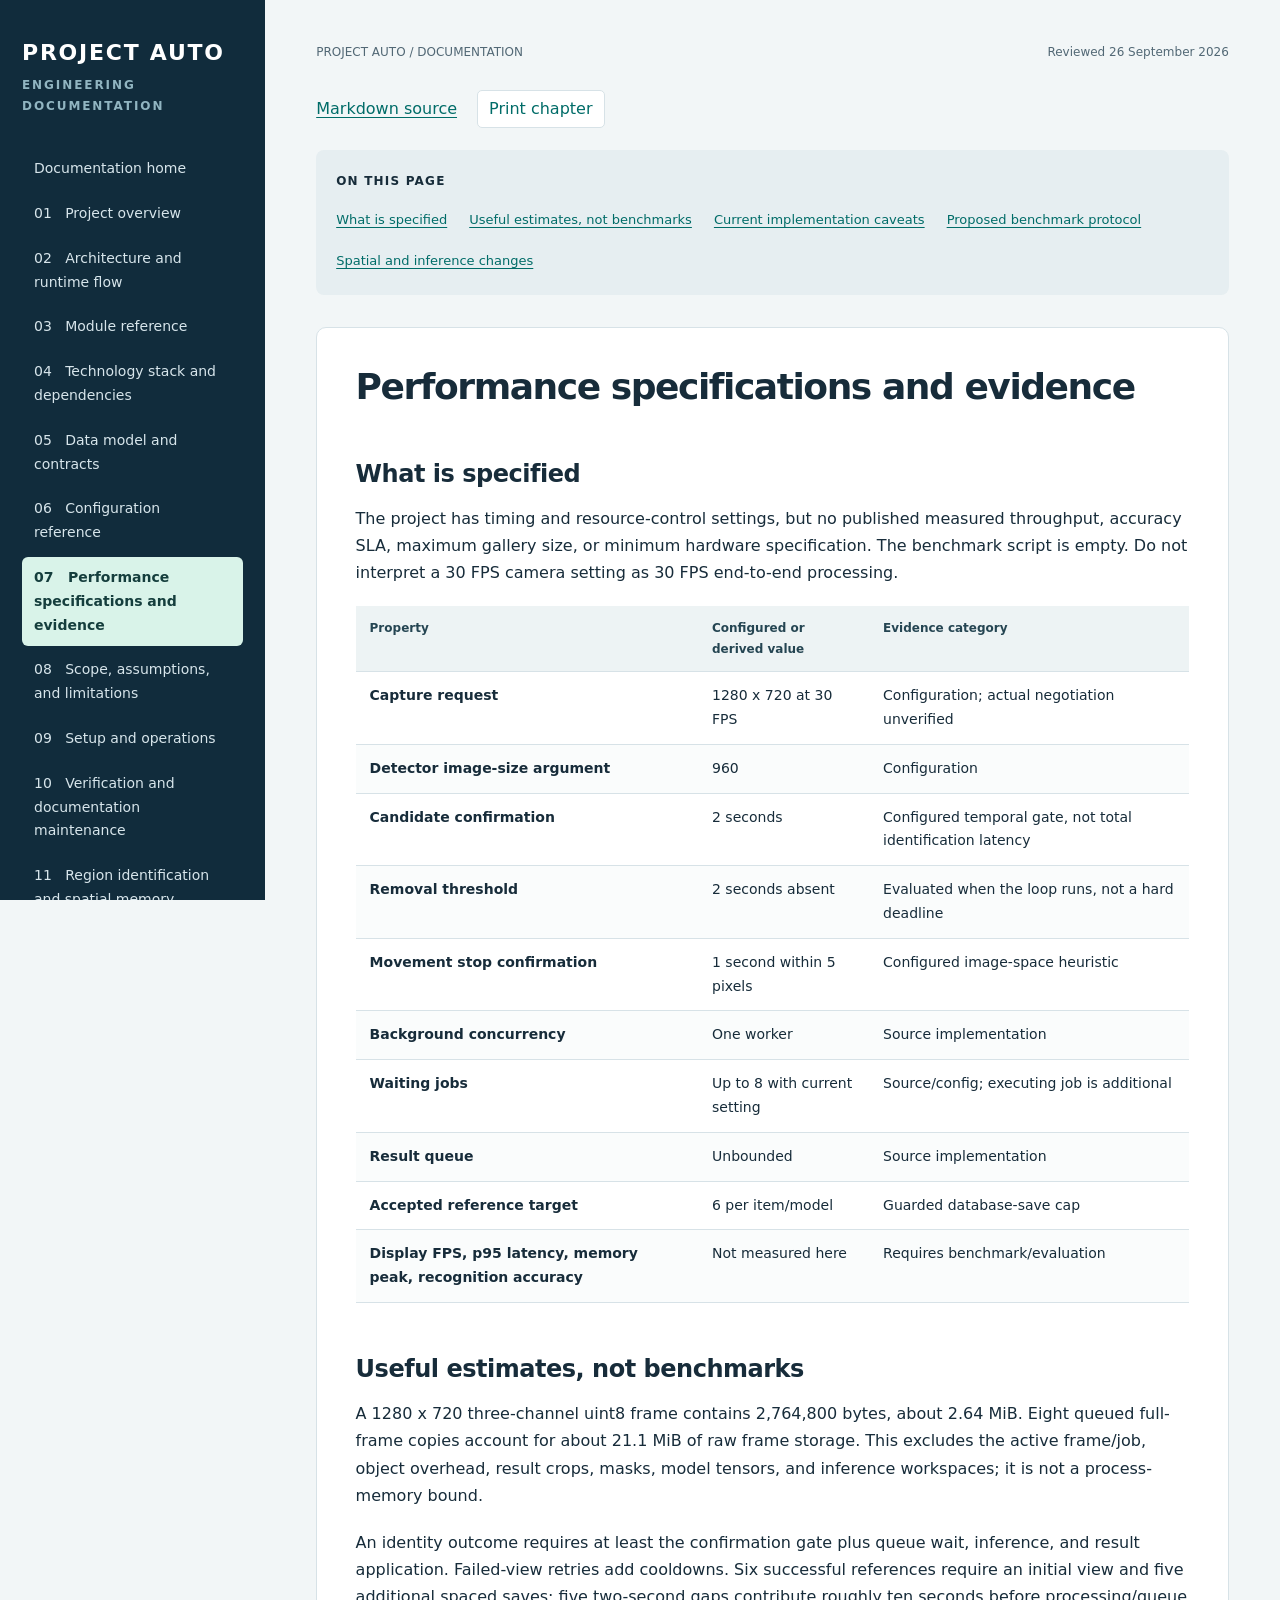
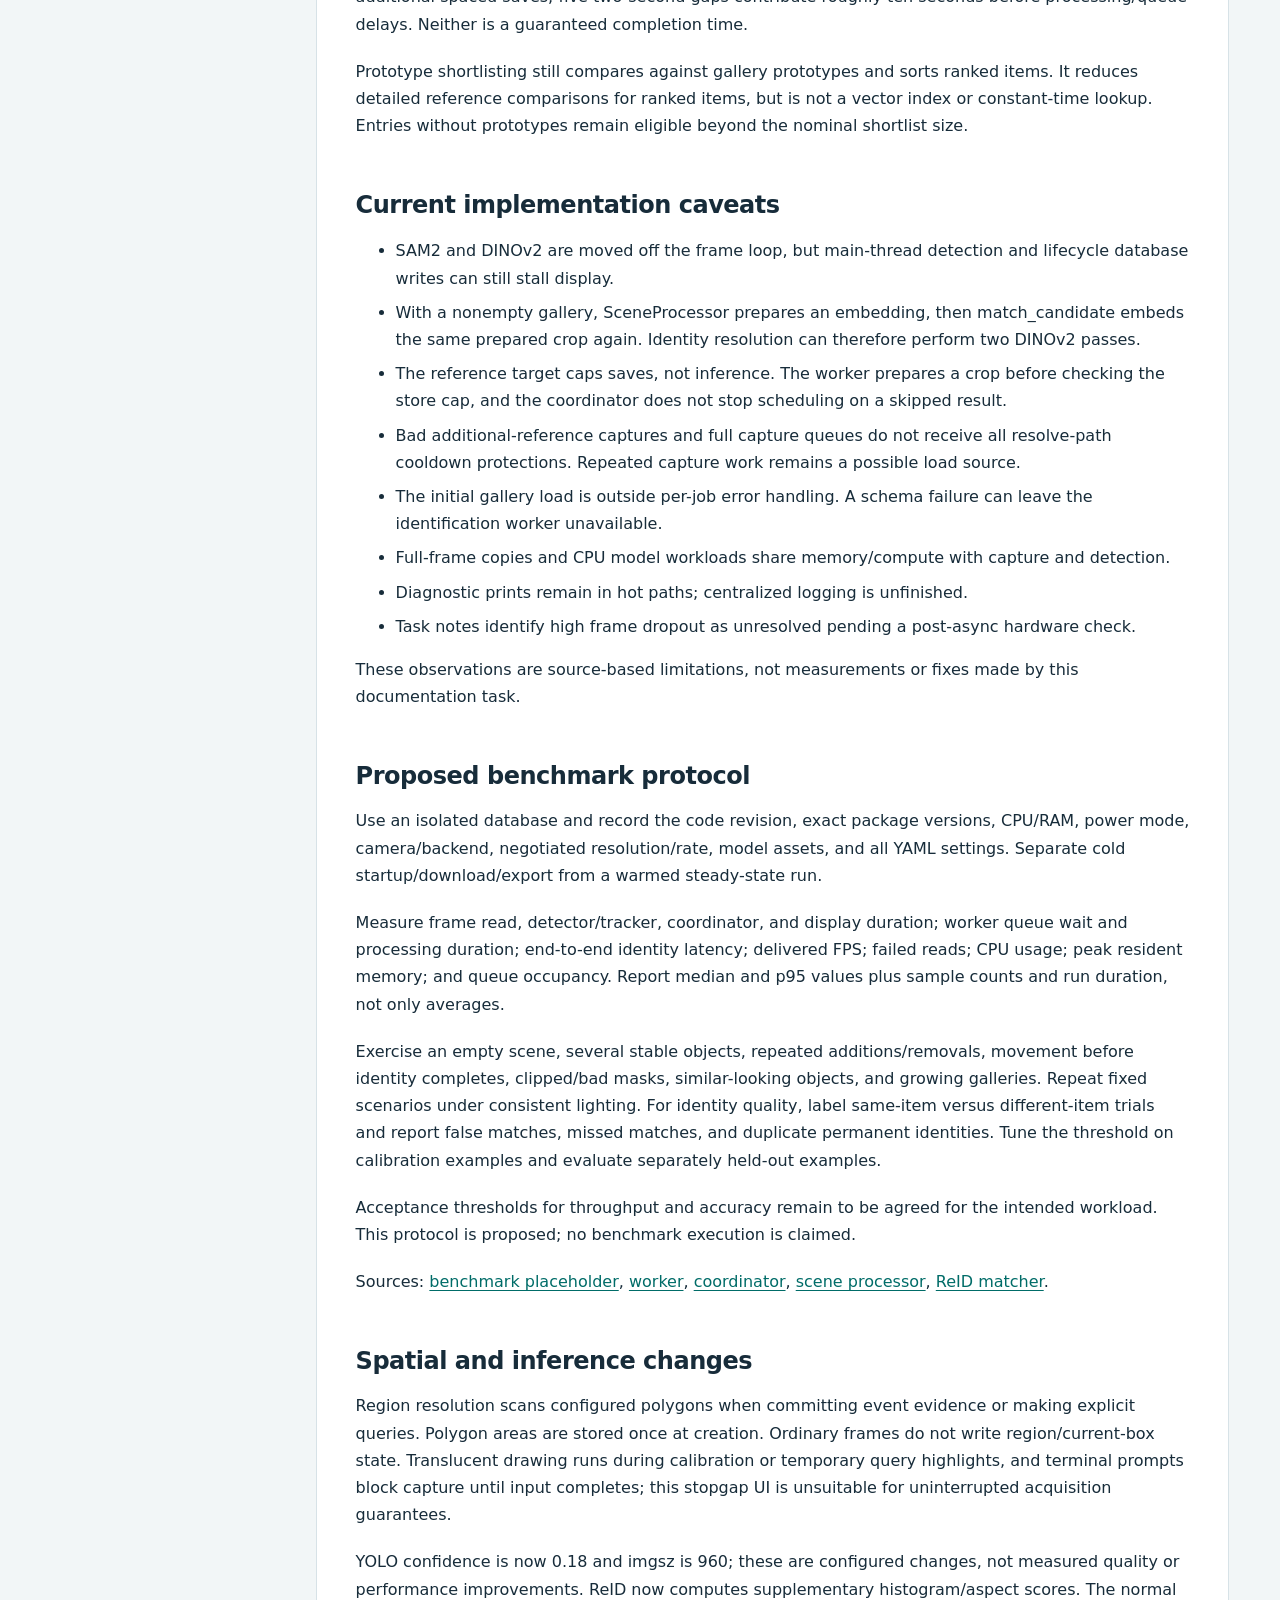
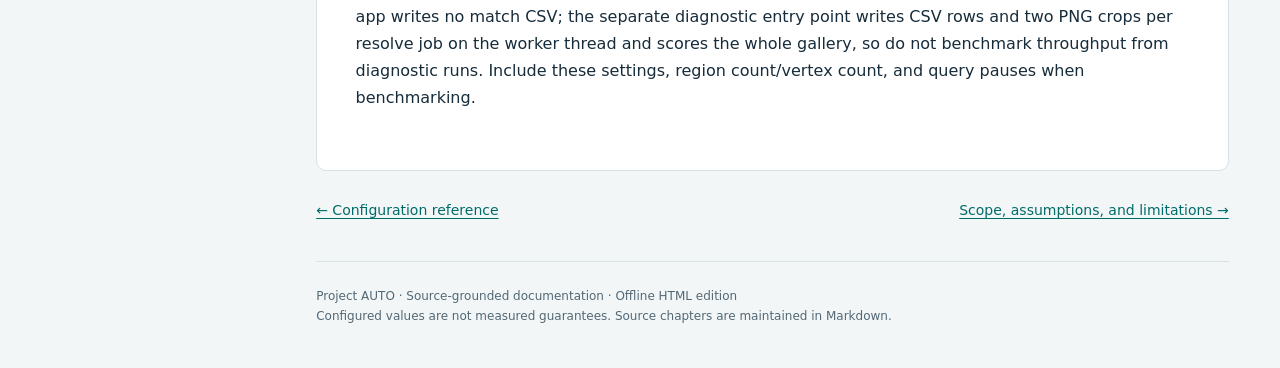
<file: docs/07-performance.html>
<!doctype html><html lang="en"><head><meta charset="utf-8"><meta name="viewport" content="width=device-width, initial-scale=1"><title>Performance specifications and evidence | Project AUTO</title><link rel="stylesheet" href="assets/docs.css"><script src="assets/docs.js" defer></script></head><body><a class="skip" href="#main">Skip to content</a><div class="layout"><aside class="sidebar"><a class="brand" href="index.html">PROJECT AUTO</a><div class="eyebrow">Engineering documentation</div><nav aria-label="Documentation"><a href="index.html" >Documentation home</a><a href="01-overview.html" >01 &nbsp; Project overview</a><a href="02-architecture.html" >02 &nbsp; Architecture and runtime flow</a><a href="03-modules.html" >03 &nbsp; Module reference</a><a href="04-stack.html" >04 &nbsp; Technology stack and dependencies</a><a href="05-data.html" >05 &nbsp; Data model and contracts</a><a href="06-configuration.html" >06 &nbsp; Configuration reference</a><a href="07-performance.html" aria-current="page">07 &nbsp; Performance specifications and evidence</a><a href="08-scope.html" >08 &nbsp; Scope, assumptions, and limitations</a><a href="09-operations.html" >09 &nbsp; Setup and operations</a><a href="10-verification.html" >10 &nbsp; Verification and documentation maintenance</a><a href="11-regions.html" >11 &nbsp; Region identification and spatial memory</a><a href="12-project-map.html" >12 &nbsp; Complete project map</a><a href="13-source-index.html" >13 &nbsp; Python and file index</a></nav><div class="meta">Version 0.1.0<br>Source reviewed 26 September 2026<br>Local prototype · CPU inference<br><a href="../README.md">Repository README</a></div></aside><main id="main"><div class="topline"><span>PROJECT AUTO / DOCUMENTATION</span><span>Reviewed 26 September 2026</span></div><div class="toolbar"><a href="07-performance.md">Markdown source</a><button data-print hidden type="button">Print chapter</button></div><div class="on-page"><strong>On this page</strong><ul><li><a href="#what-is-specified">What is specified</a></li><li><a href="#useful-estimates-not-benchmarks">Useful estimates, not benchmarks</a></li><li><a href="#current-implementation-caveats">Current implementation caveats</a></li><li><a href="#proposed-benchmark-protocol">Proposed benchmark protocol</a></li><li><a href="#spatial-and-inference-changes">Spatial and inference changes</a></li></ul></div><article class="content"><h1 id="performance-specifications-and-evidence">Performance specifications and evidence</h1>
<h2 id="what-is-specified">What is specified</h2>
<p>The project has timing and resource-control settings, but no published measured throughput, accuracy SLA, maximum gallery size, or minimum hardware specification. The benchmark script is empty. Do not interpret a 30 FPS camera setting as 30 FPS end-to-end processing.</p>
<div class="table-wrap" tabindex="0" role="region" aria-label="Reference table"><table><thead><tr><th scope="col">Property</th><th scope="col">Configured or derived value</th><th scope="col">Evidence category</th></tr></thead><tbody><tr><td>Capture request</td><td>1280 x 720 at 30 FPS</td><td>Configuration; actual negotiation unverified</td></tr><tr><td>Detector image-size argument</td><td>960</td><td>Configuration</td></tr><tr><td>Candidate confirmation</td><td>2 seconds</td><td>Configured temporal gate, not total identification latency</td></tr><tr><td>Removal threshold</td><td>2 seconds absent</td><td>Evaluated when the loop runs, not a hard deadline</td></tr><tr><td>Movement stop confirmation</td><td>1 second within 5 pixels</td><td>Configured image-space heuristic</td></tr><tr><td>Background concurrency</td><td>One worker</td><td>Source implementation</td></tr><tr><td>Waiting jobs</td><td>Up to 8 with current setting</td><td>Source/config; executing job is additional</td></tr><tr><td>Result queue</td><td>Unbounded</td><td>Source implementation</td></tr><tr><td>Accepted reference target</td><td>6 per item/model</td><td>Guarded database-save cap</td></tr><tr><td>Display FPS, p95 latency, memory peak, recognition accuracy</td><td>Not measured here</td><td>Requires benchmark/evaluation</td></tr></tbody></table></div>
<h2 id="useful-estimates-not-benchmarks">Useful estimates, not benchmarks</h2>
<p>A 1280 x 720 three-channel uint8 frame contains 2,764,800 bytes, about 2.64 MiB. Eight queued full-frame copies account for about 21.1 MiB of raw frame storage. This excludes the active frame/job, object overhead, result crops, masks, model tensors, and inference workspaces; it is not a process-memory bound.</p>
<p>An identity outcome requires at least the confirmation gate plus queue wait, inference, and result application. Failed-view retries add cooldowns. Six successful references require an initial view and five additional spaced saves; five two-second gaps contribute roughly ten seconds before processing/queue delays. Neither is a guaranteed completion time.</p>
<p>Prototype shortlisting still compares against gallery prototypes and sorts ranked items. It reduces detailed reference comparisons for ranked items, but is not a vector index or constant-time lookup. Entries without prototypes remain eligible beyond the nominal shortlist size.</p>
<h2 id="current-implementation-caveats">Current implementation caveats</h2>
<ul><li>SAM2 and DINOv2 are moved off the frame loop, but main-thread detection and lifecycle database writes can still stall display.</li><li>With a nonempty gallery, SceneProcessor prepares an embedding, then match_candidate embeds the same prepared crop again. Identity resolution can therefore perform two DINOv2 passes.</li><li>The reference target caps saves, not inference. The worker prepares a crop before checking the store cap, and the coordinator does not stop scheduling on a skipped result.</li><li>Bad additional-reference captures and full capture queues do not receive all resolve-path cooldown protections. Repeated capture work remains a possible load source.</li><li>The initial gallery load is outside per-job error handling. A schema failure can leave the identification worker unavailable.</li><li>Full-frame copies and CPU model workloads share memory/compute with capture and detection.</li><li>Diagnostic prints remain in hot paths; centralized logging is unfinished.</li><li>Task notes identify high frame dropout as unresolved pending a post-async hardware check.</li></ul>
<p>These observations are source-based limitations, not measurements or fixes made by this documentation task.</p>
<h2 id="proposed-benchmark-protocol">Proposed benchmark protocol</h2>
<p>Use an isolated database and record the code revision, exact package versions, CPU/RAM, power mode, camera/backend, negotiated resolution/rate, model assets, and all YAML settings. Separate cold startup/download/export from a warmed steady-state run.</p>
<p>Measure frame read, detector/tracker, coordinator, and display duration; worker queue wait and processing duration; end-to-end identity latency; delivered FPS; failed reads; CPU usage; peak resident memory; and queue occupancy. Report median and p95 values plus sample counts and run duration, not only averages.</p>
<p>Exercise an empty scene, several stable objects, repeated additions/removals, movement before identity completes, clipped/bad masks, similar-looking objects, and growing galleries. Repeat fixed scenarios under consistent lighting. For identity quality, label same-item versus different-item trials and report false matches, missed matches, and duplicate permanent identities. Tune the threshold on calibration examples and evaluate separately held-out examples.</p>
<p>Acceptance thresholds for throughput and accuracy remain to be agreed for the intended workload. This protocol is proposed; no benchmark execution is claimed.</p>
<p>Sources: <a href="../scripts/benchmark_local.py">benchmark placeholder</a>, <a href="../src/project_auto/events/identification_worker.py">worker</a>, <a href="../src/project_auto/events/coordinator.py">coordinator</a>, <a href="../src/project_auto/perception/scene_processor.py">scene processor</a>, <a href="../src/project_auto/memory/reid.py">ReID matcher</a>.</p>
<h2 id="spatial-and-inference-changes">Spatial and inference changes</h2>
<p>Region resolution scans configured polygons when committing event evidence or making explicit queries. Polygon areas are stored once at creation. Ordinary frames do not write region/current-box state. Translucent drawing runs during calibration or temporary query highlights, and terminal prompts block capture until input completes; this stopgap UI is unsuitable for uninterrupted acquisition guarantees.</p>
<p>YOLO confidence is now 0.18 and imgsz is 960; these are configured changes, not measured quality or performance improvements. ReID now computes supplementary histogram/aspect scores. The normal app writes no match CSV; the separate diagnostic entry point writes CSV rows and two PNG crops per resolve job on the worker thread and scores the whole gallery, so do not benchmark throughput from diagnostic runs. Include these settings, region count/vertex count, and query pauses when benchmarking.</p></article><nav class="page-controls" aria-label="Adjacent chapters"><a href="06-configuration.html">← Configuration reference</a><a href="08-scope.html">Scope, assumptions, and limitations →</a></nav><footer>Project AUTO · Source-grounded documentation · Offline HTML edition<br>Configured values are not measured guarantees. Source chapters are maintained in Markdown.</footer></main></div></body></html>
</file>
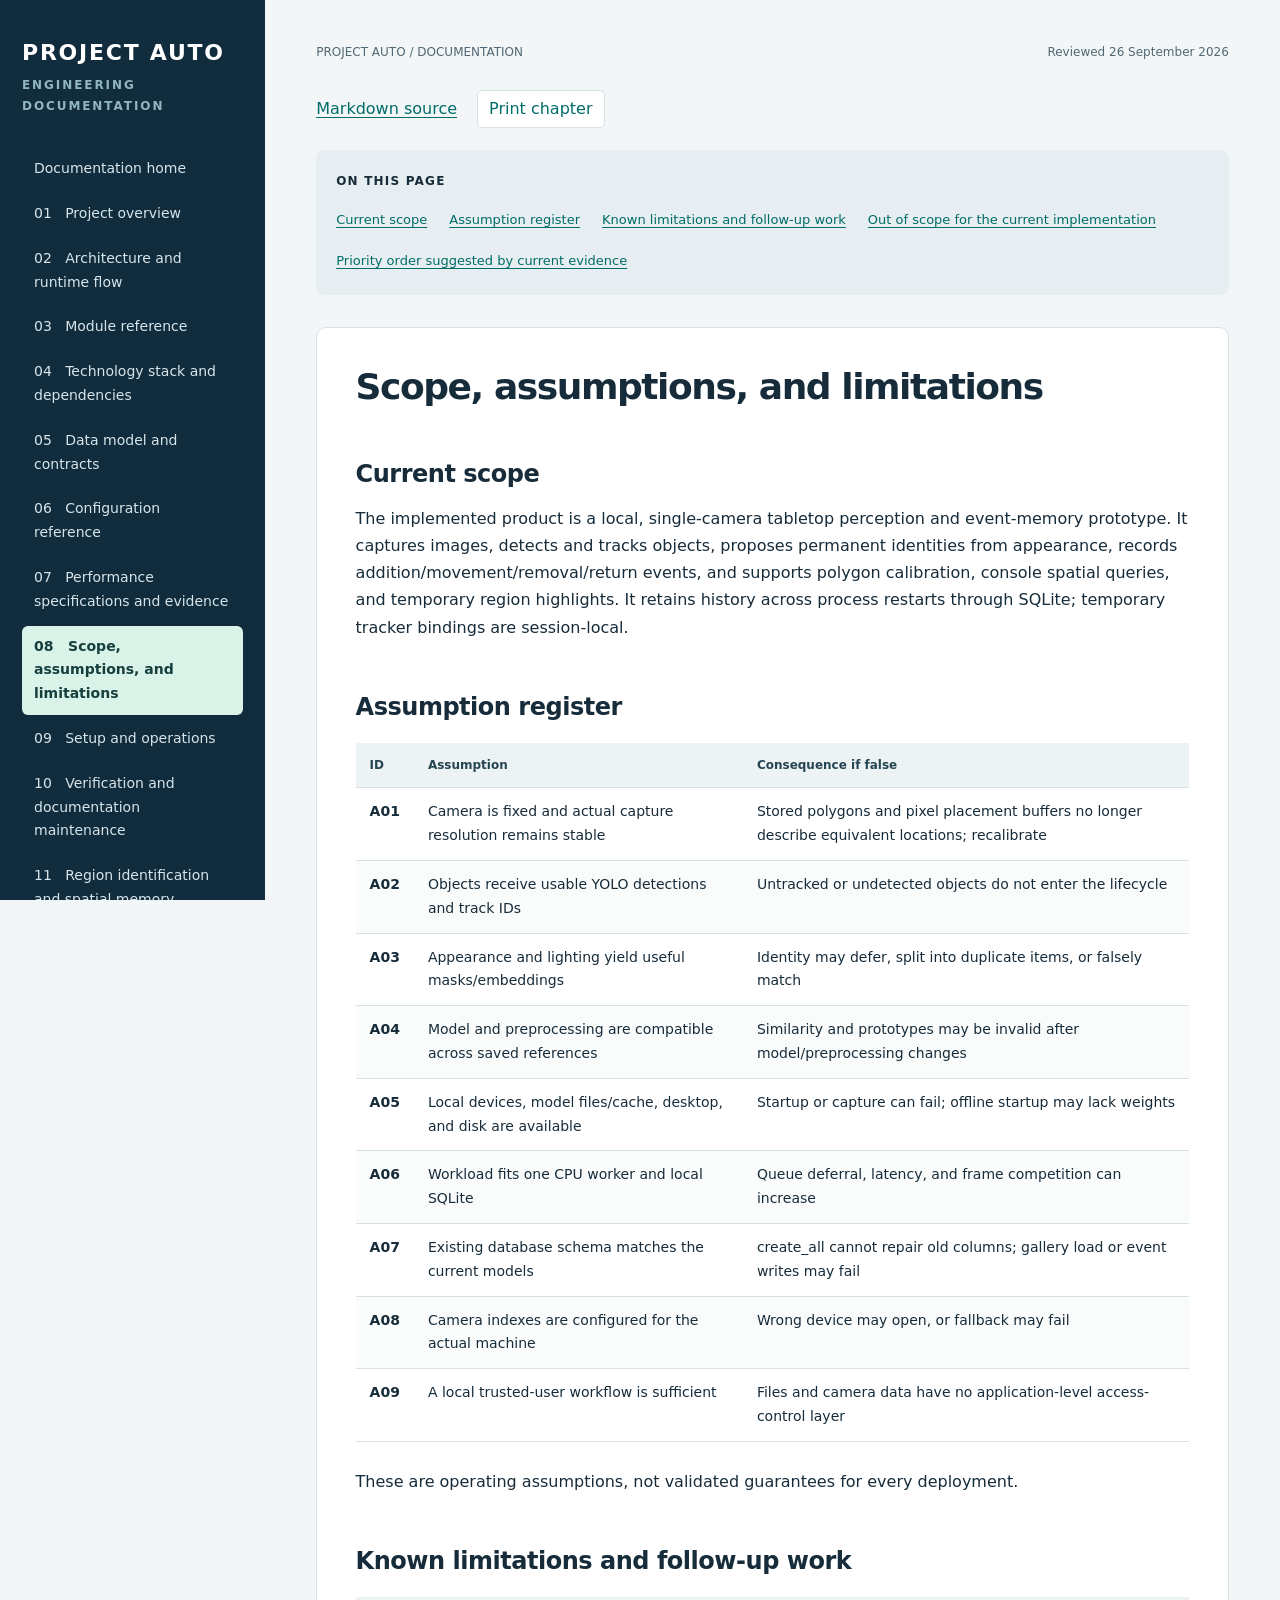
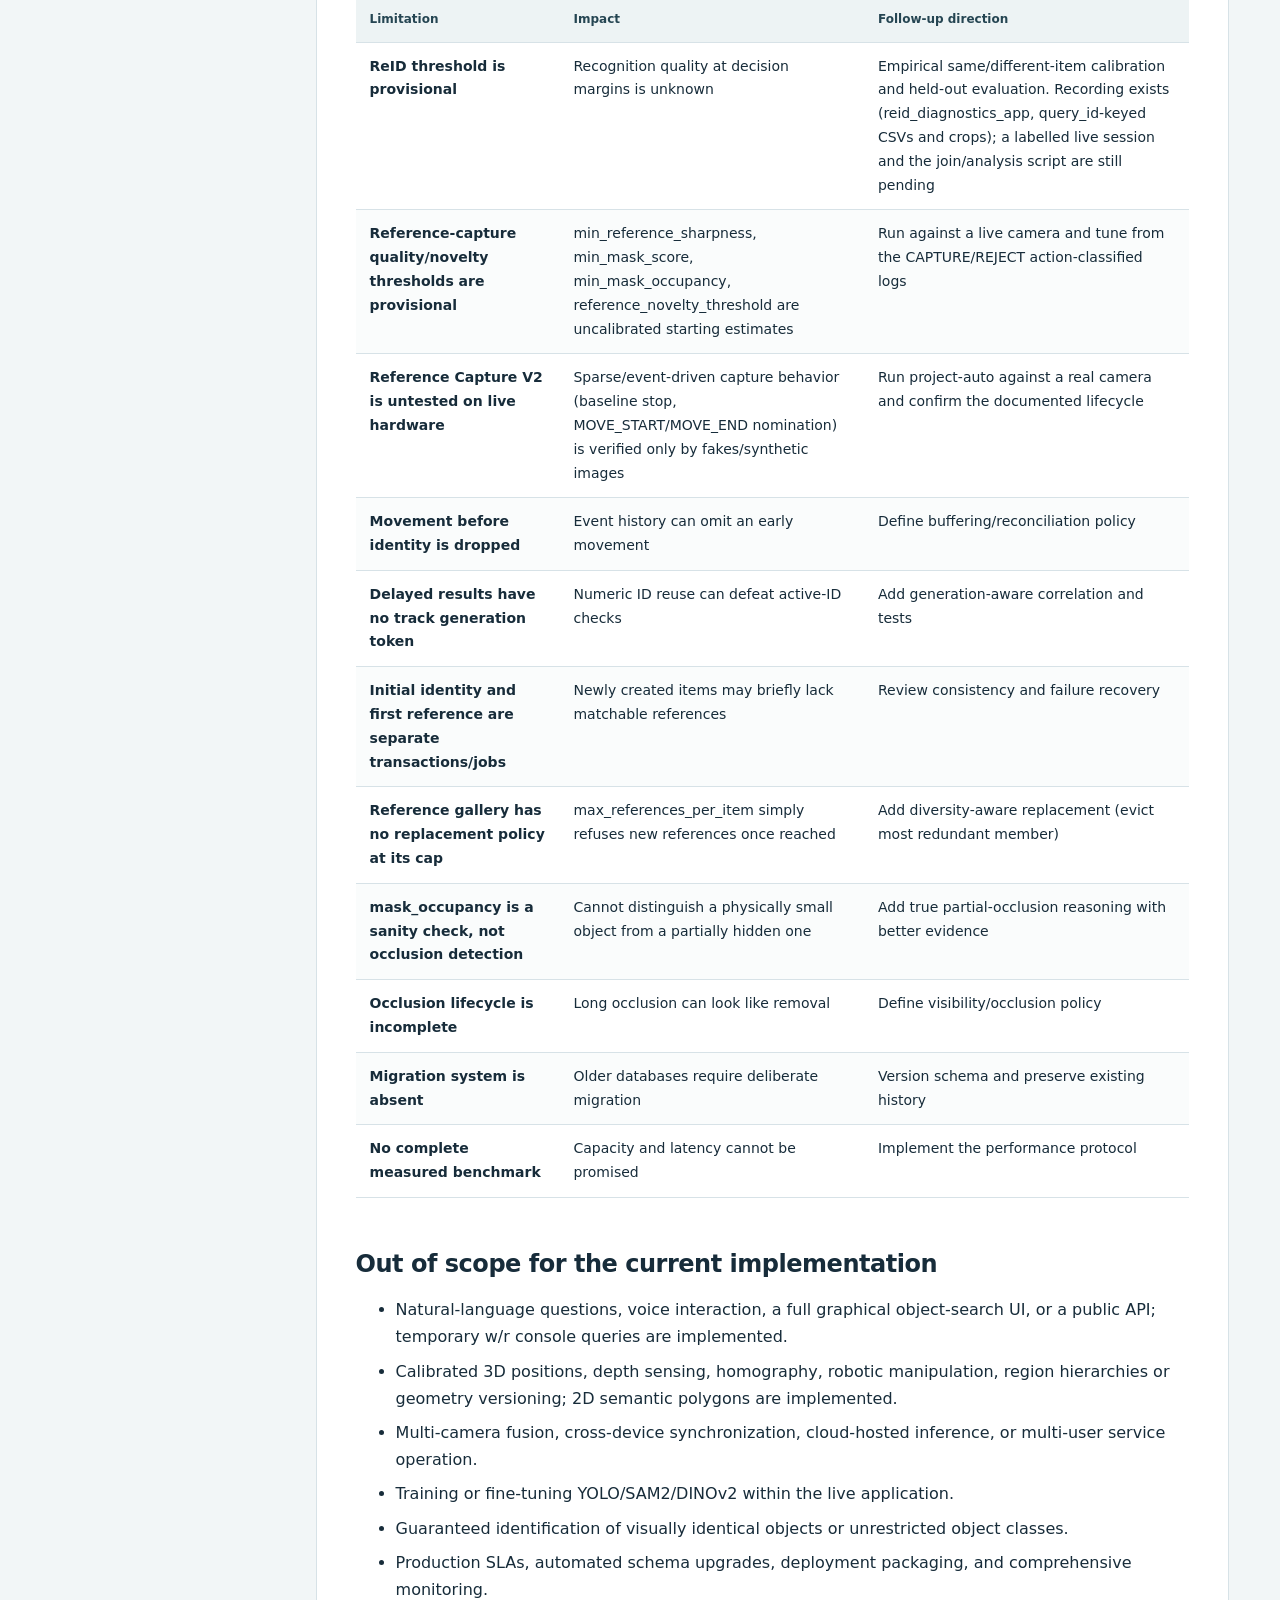
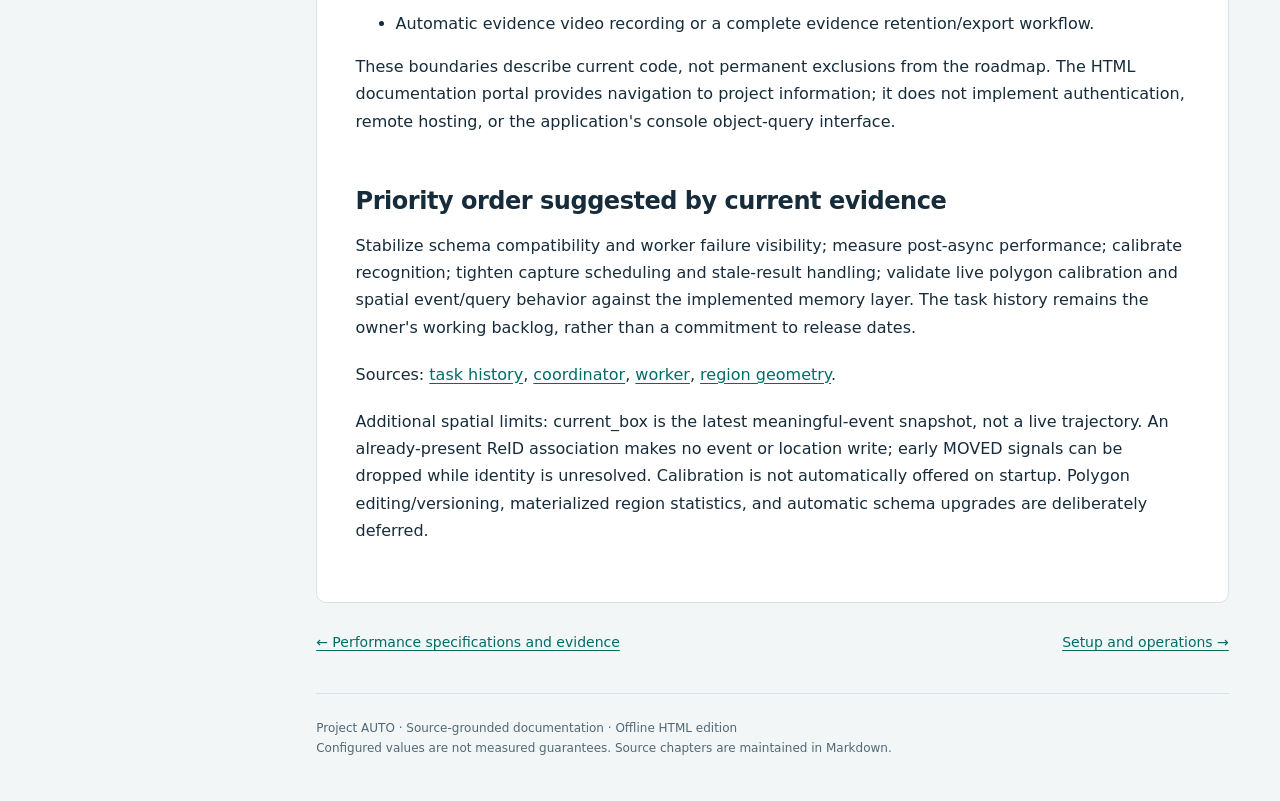
<file: docs/08-scope.html>
<!doctype html><html lang="en"><head><meta charset="utf-8"><meta name="viewport" content="width=device-width, initial-scale=1"><title>Scope, assumptions, and limitations | Project AUTO</title><link rel="stylesheet" href="assets/docs.css"><script src="assets/docs.js" defer></script></head><body><a class="skip" href="#main">Skip to content</a><div class="layout"><aside class="sidebar"><a class="brand" href="index.html">PROJECT AUTO</a><div class="eyebrow">Engineering documentation</div><nav aria-label="Documentation"><a href="index.html" >Documentation home</a><a href="01-overview.html" >01 &nbsp; Project overview</a><a href="02-architecture.html" >02 &nbsp; Architecture and runtime flow</a><a href="03-modules.html" >03 &nbsp; Module reference</a><a href="04-stack.html" >04 &nbsp; Technology stack and dependencies</a><a href="05-data.html" >05 &nbsp; Data model and contracts</a><a href="06-configuration.html" >06 &nbsp; Configuration reference</a><a href="07-performance.html" >07 &nbsp; Performance specifications and evidence</a><a href="08-scope.html" aria-current="page">08 &nbsp; Scope, assumptions, and limitations</a><a href="09-operations.html" >09 &nbsp; Setup and operations</a><a href="10-verification.html" >10 &nbsp; Verification and documentation maintenance</a><a href="11-regions.html" >11 &nbsp; Region identification and spatial memory</a><a href="12-project-map.html" >12 &nbsp; Complete project map</a><a href="13-source-index.html" >13 &nbsp; Python and file index</a></nav><div class="meta">Version 0.1.0<br>Source reviewed 26 September 2026<br>Local prototype · CPU inference<br><a href="../README.md">Repository README</a></div></aside><main id="main"><div class="topline"><span>PROJECT AUTO / DOCUMENTATION</span><span>Reviewed 26 September 2026</span></div><div class="toolbar"><a href="08-scope.md">Markdown source</a><button data-print hidden type="button">Print chapter</button></div><div class="on-page"><strong>On this page</strong><ul><li><a href="#current-scope">Current scope</a></li><li><a href="#assumption-register">Assumption register</a></li><li><a href="#known-limitations-and-follow-up-work">Known limitations and follow-up work</a></li><li><a href="#out-of-scope-for-the-current-implementation">Out of scope for the current implementation</a></li><li><a href="#priority-order-suggested-by-current-evidence">Priority order suggested by current evidence</a></li></ul></div><article class="content"><h1 id="scope-assumptions-and-limitations">Scope, assumptions, and limitations</h1>
<h2 id="current-scope">Current scope</h2>
<p>The implemented product is a local, single-camera tabletop perception and event-memory prototype. It captures images, detects and tracks objects, proposes permanent identities from appearance, records addition/movement/removal/return events, and supports polygon calibration, console spatial queries, and temporary region highlights. It retains history across process restarts through SQLite; temporary tracker bindings are session-local.</p>
<h2 id="assumption-register">Assumption register</h2>
<div class="table-wrap" tabindex="0" role="region" aria-label="Reference table"><table><thead><tr><th scope="col">ID</th><th scope="col">Assumption</th><th scope="col">Consequence if false</th></tr></thead><tbody><tr><td>A01</td><td>Camera is fixed and actual capture resolution remains stable</td><td>Stored polygons and pixel placement buffers no longer describe equivalent locations; recalibrate</td></tr><tr><td>A02</td><td>Objects receive usable YOLO detections and track IDs</td><td>Untracked or undetected objects do not enter the lifecycle</td></tr><tr><td>A03</td><td>Appearance and lighting yield useful masks/embeddings</td><td>Identity may defer, split into duplicate items, or falsely match</td></tr><tr><td>A04</td><td>Model and preprocessing are compatible across saved references</td><td>Similarity and prototypes may be invalid after model/preprocessing changes</td></tr><tr><td>A05</td><td>Local devices, model files/cache, desktop, and disk are available</td><td>Startup or capture can fail; offline startup may lack weights</td></tr><tr><td>A06</td><td>Workload fits one CPU worker and local SQLite</td><td>Queue deferral, latency, and frame competition can increase</td></tr><tr><td>A07</td><td>Existing database schema matches the current models</td><td>create_all cannot repair old columns; gallery load or event writes may fail</td></tr><tr><td>A08</td><td>Camera indexes are configured for the actual machine</td><td>Wrong device may open, or fallback may fail</td></tr><tr><td>A09</td><td>A local trusted-user workflow is sufficient</td><td>Files and camera data have no application-level access-control layer</td></tr></tbody></table></div>
<p>These are operating assumptions, not validated guarantees for every deployment.</p>
<h2 id="known-limitations-and-follow-up-work">Known limitations and follow-up work</h2>
<div class="table-wrap" tabindex="0" role="region" aria-label="Reference table"><table><thead><tr><th scope="col">Limitation</th><th scope="col">Impact</th><th scope="col">Follow-up direction</th></tr></thead><tbody><tr><td>ReID threshold is provisional</td><td>Recognition quality at decision margins is unknown</td><td>Empirical same/different-item calibration and held-out evaluation. Recording exists (reid_diagnostics_app, query_id-keyed CSVs and crops); a labelled live session and the join/analysis script are still pending</td></tr><tr><td>Reference-capture quality/novelty thresholds are provisional</td><td>min_reference_sharpness, min_mask_score, min_mask_occupancy, reference_novelty_threshold are uncalibrated starting estimates</td><td>Run against a live camera and tune from the CAPTURE/REJECT action-classified logs</td></tr><tr><td>Reference Capture V2 is untested on live hardware</td><td>Sparse/event-driven capture behavior (baseline stop, MOVE_START/MOVE_END nomination) is verified only by fakes/synthetic images</td><td>Run project-auto against a real camera and confirm the documented lifecycle</td></tr><tr><td>Movement before identity is dropped</td><td>Event history can omit an early movement</td><td>Define buffering/reconciliation policy</td></tr><tr><td>Delayed results have no track generation token</td><td>Numeric ID reuse can defeat active-ID checks</td><td>Add generation-aware correlation and tests</td></tr><tr><td>Initial identity and first reference are separate transactions/jobs</td><td>Newly created items may briefly lack matchable references</td><td>Review consistency and failure recovery</td></tr><tr><td>Reference gallery has no replacement policy at its cap</td><td>max_references_per_item simply refuses new references once reached</td><td>Add diversity-aware replacement (evict most redundant member)</td></tr><tr><td>mask_occupancy is a sanity check, not occlusion detection</td><td>Cannot distinguish a physically small object from a partially hidden one</td><td>Add true partial-occlusion reasoning with better evidence</td></tr><tr><td>Occlusion lifecycle is incomplete</td><td>Long occlusion can look like removal</td><td>Define visibility/occlusion policy</td></tr><tr><td>Migration system is absent</td><td>Older databases require deliberate migration</td><td>Version schema and preserve existing history</td></tr><tr><td>No complete measured benchmark</td><td>Capacity and latency cannot be promised</td><td>Implement the performance protocol</td></tr></tbody></table></div>
<h2 id="out-of-scope-for-the-current-implementation">Out of scope for the current implementation</h2>
<ul><li>Natural-language questions, voice interaction, a full graphical object-search UI, or a public API; temporary w/r console queries are implemented.</li><li>Calibrated 3D positions, depth sensing, homography, robotic manipulation, region hierarchies or geometry versioning; 2D semantic polygons are implemented.</li><li>Multi-camera fusion, cross-device synchronization, cloud-hosted inference, or multi-user service operation.</li><li>Training or fine-tuning YOLO/SAM2/DINOv2 within the live application.</li><li>Guaranteed identification of visually identical objects or unrestricted object classes.</li><li>Production SLAs, automated schema upgrades, deployment packaging, and comprehensive monitoring.</li><li>Automatic evidence video recording or a complete evidence retention/export workflow.</li></ul>
<p>These boundaries describe current code, not permanent exclusions from the roadmap. The HTML documentation portal provides navigation to project information; it does not implement authentication, remote hosting, or the application's console object-query interface.</p>
<h2 id="priority-order-suggested-by-current-evidence">Priority order suggested by current evidence</h2>
<p>Stabilize schema compatibility and worker failure visibility; measure post-async performance; calibrate recognition; tighten capture scheduling and stale-result handling; validate live polygon calibration and spatial event/query behavior against the implemented memory layer. The task history remains the owner's working backlog, rather than a commitment to release dates.</p>
<p>Sources: <a href="../src/project_auto/TASKS.md">task history</a>, <a href="../src/project_auto/events/coordinator.py">coordinator</a>, <a href="../src/project_auto/events/identification_worker.py">worker</a>, <a href="../src/project_auto/memory/regions.py">region geometry</a>.</p>
<p>Additional spatial limits: current_box is the latest meaningful-event snapshot, not a live trajectory. An already-present ReID association makes no event or location write; early MOVED signals can be dropped while identity is unresolved. Calibration is not automatically offered on startup. Polygon editing/versioning, materialized region statistics, and automatic schema upgrades are deliberately deferred.</p></article><nav class="page-controls" aria-label="Adjacent chapters"><a href="07-performance.html">← Performance specifications and evidence</a><a href="09-operations.html">Setup and operations →</a></nav><footer>Project AUTO · Source-grounded documentation · Offline HTML edition<br>Configured values are not measured guarantees. Source chapters are maintained in Markdown.</footer></main></div></body></html>
</file>
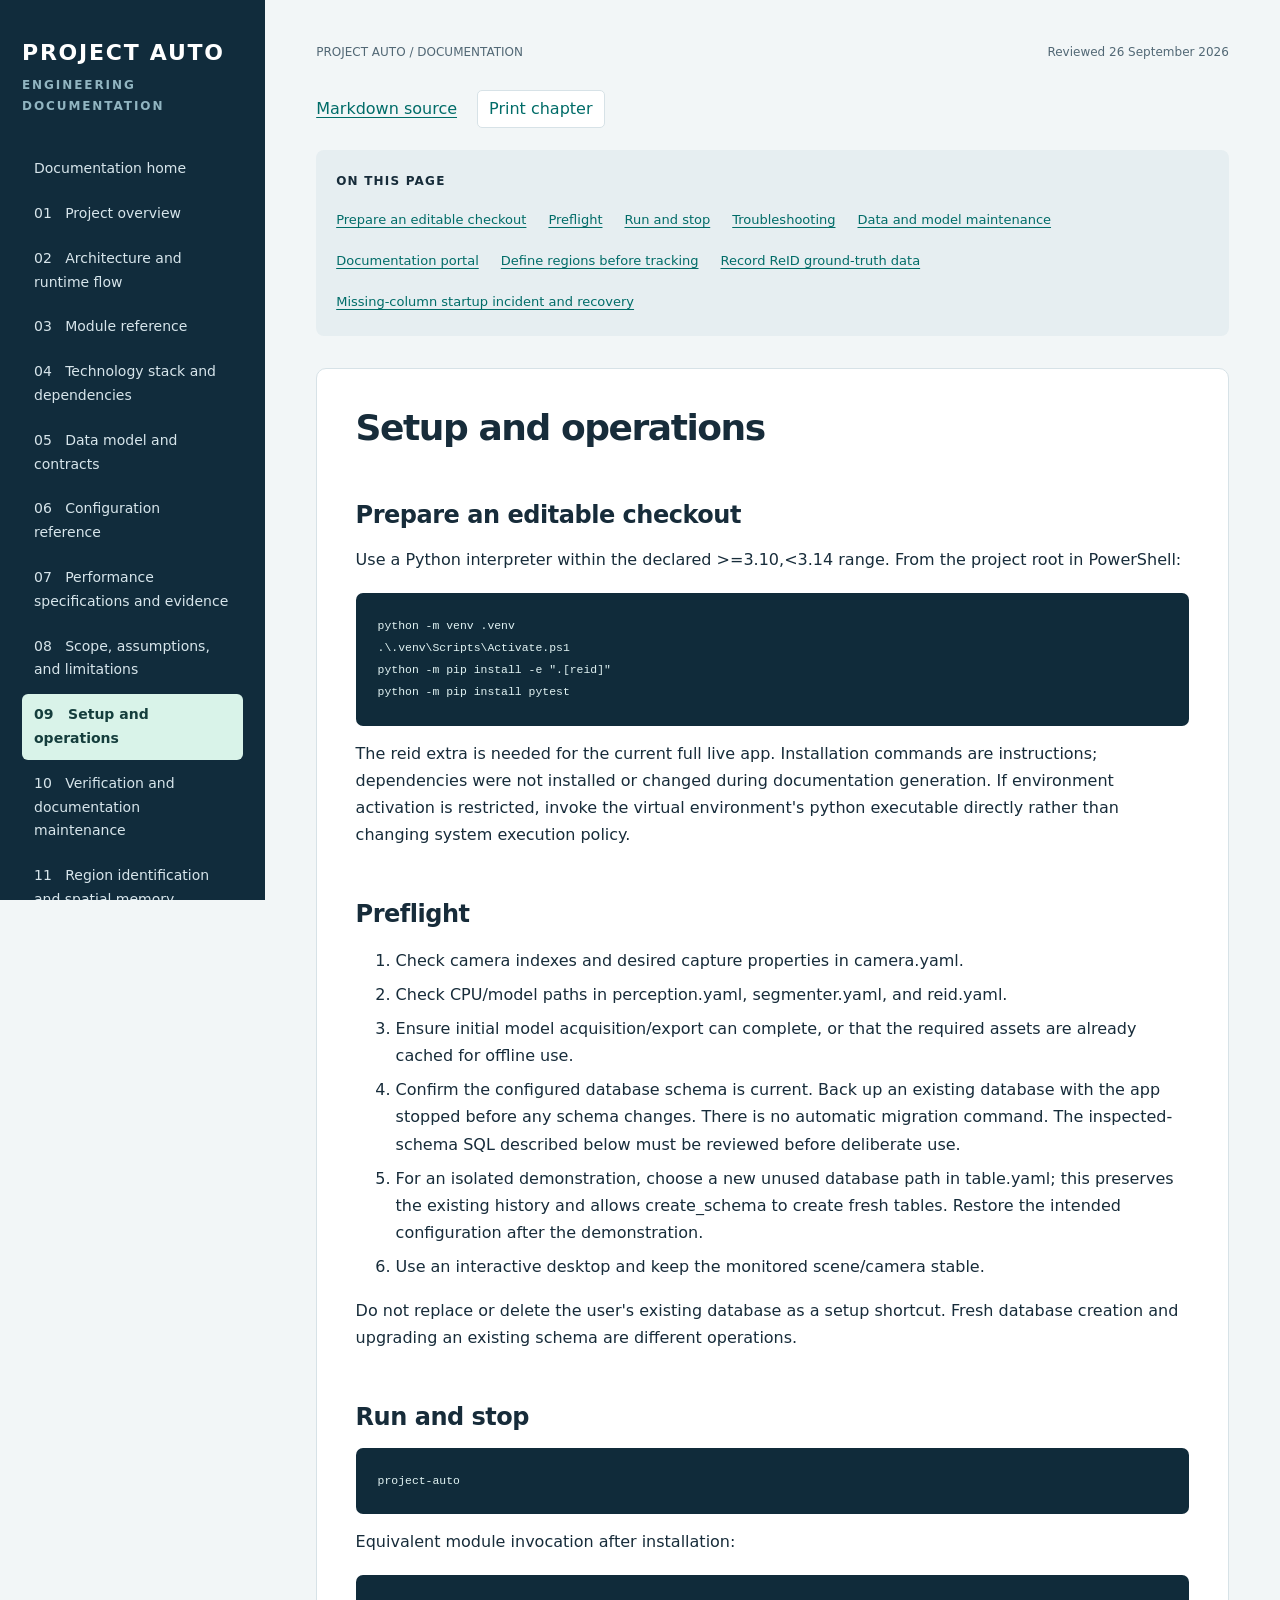
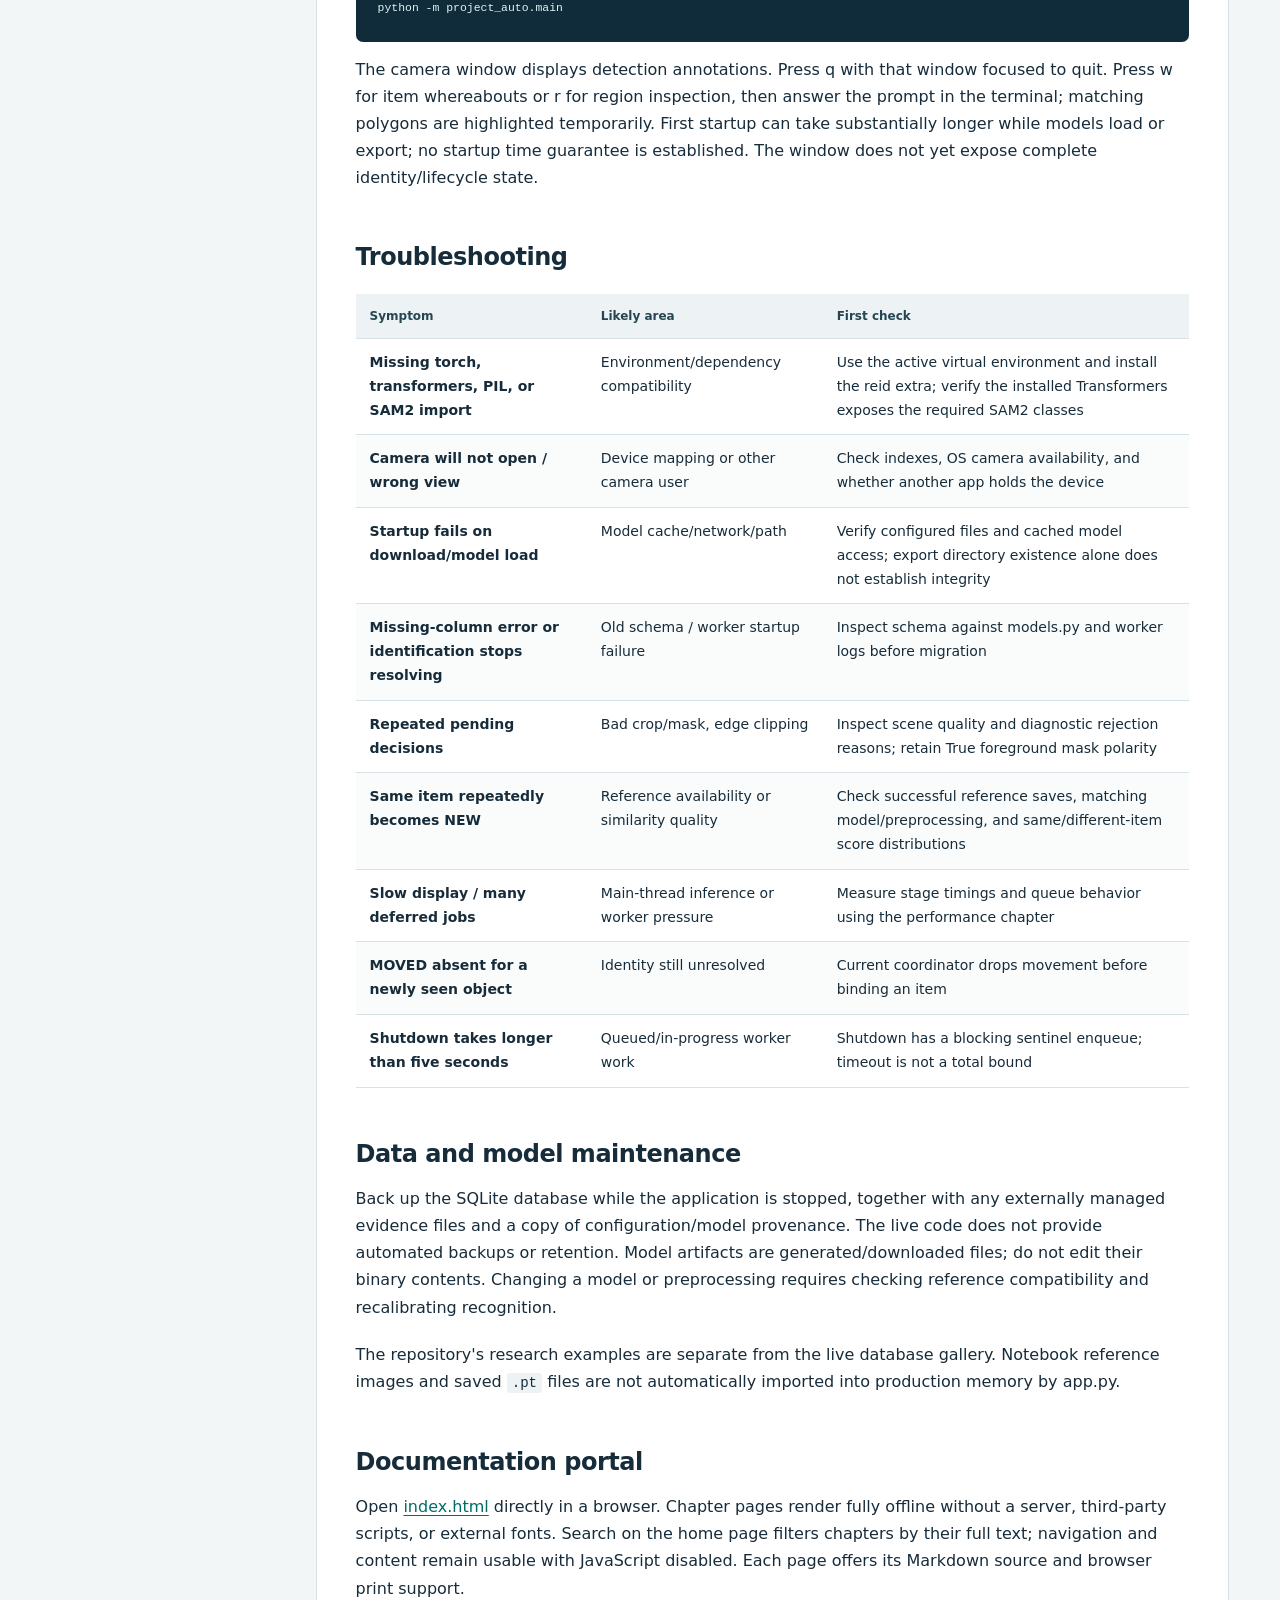
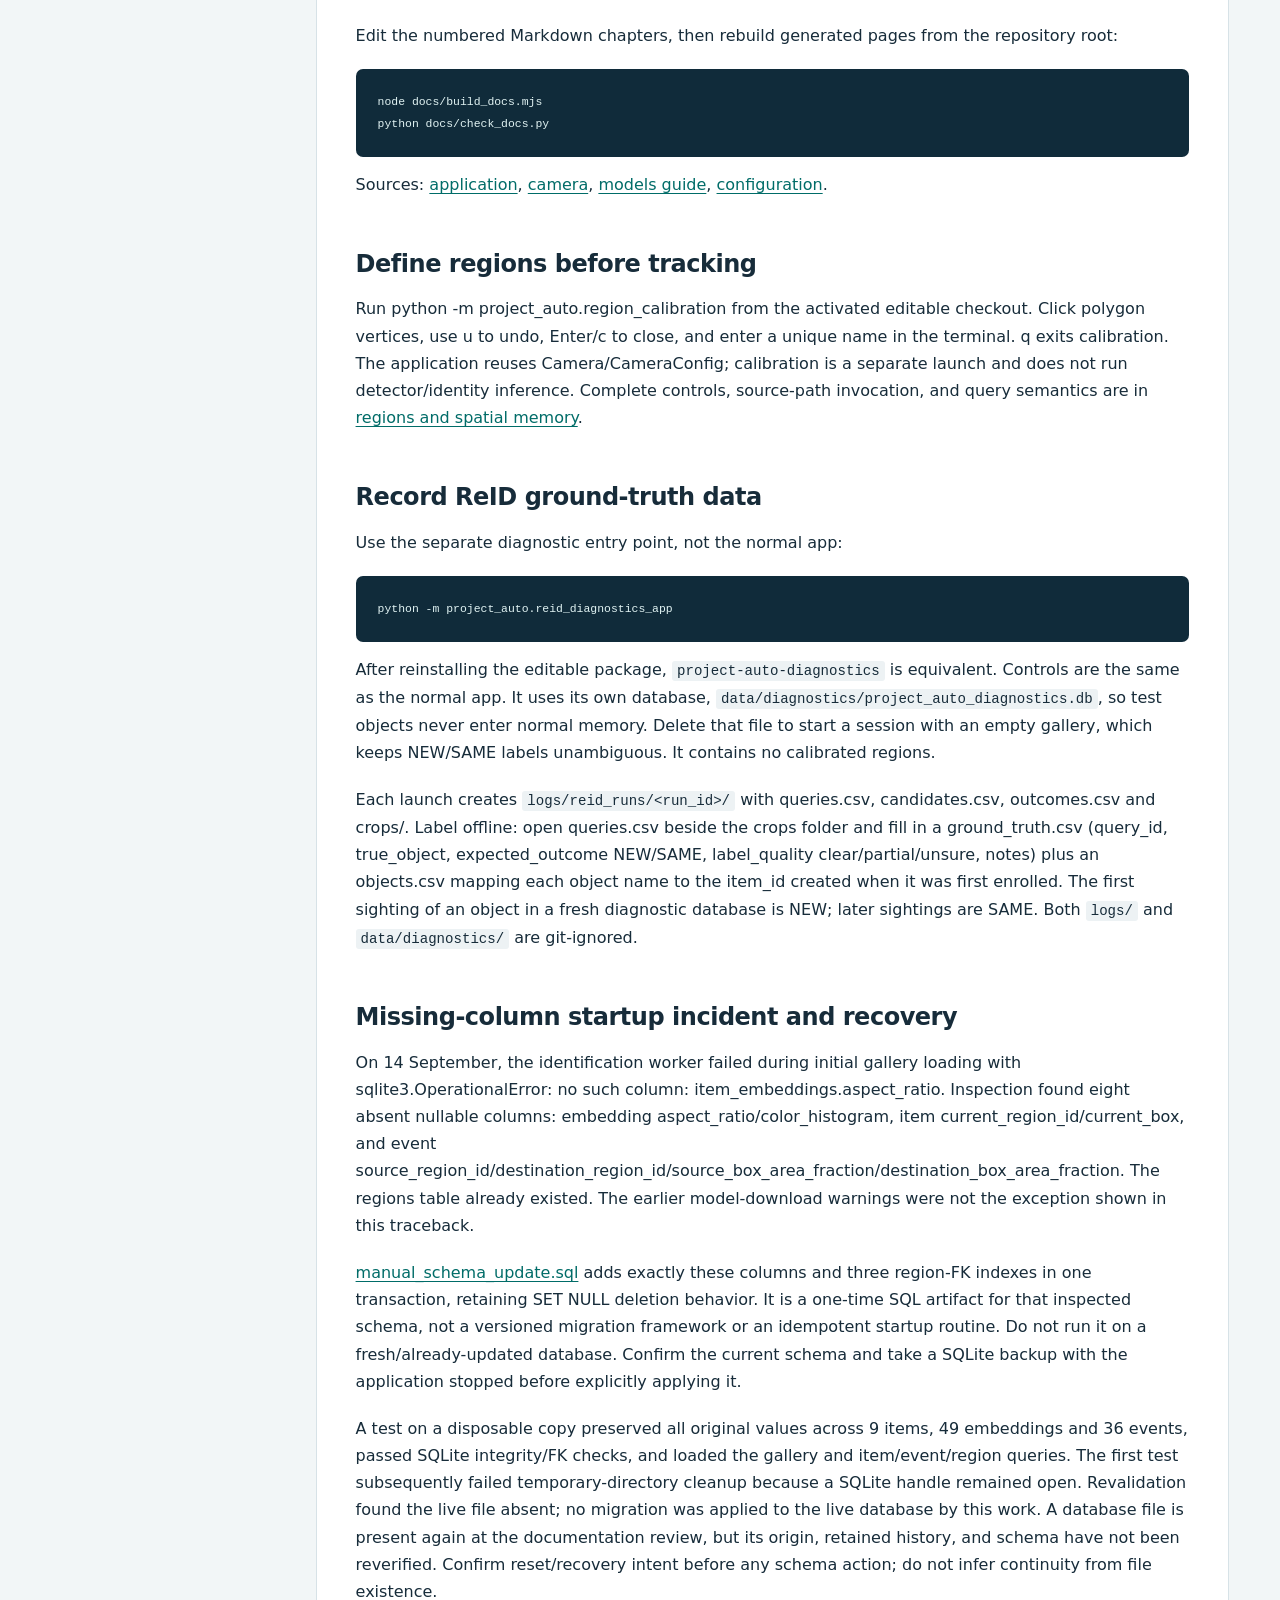
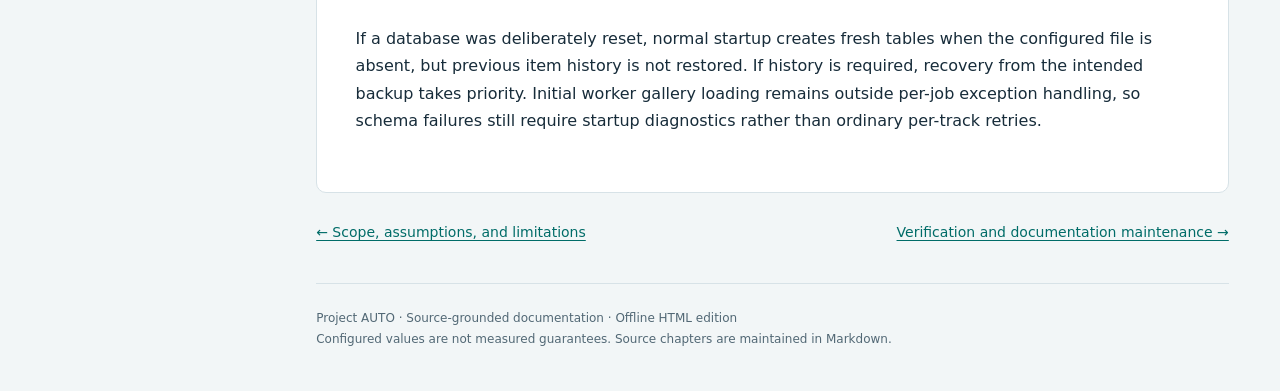
<file: docs/09-operations.html>
<!doctype html><html lang="en"><head><meta charset="utf-8"><meta name="viewport" content="width=device-width, initial-scale=1"><title>Setup and operations | Project AUTO</title><link rel="stylesheet" href="assets/docs.css"><script src="assets/docs.js" defer></script></head><body><a class="skip" href="#main">Skip to content</a><div class="layout"><aside class="sidebar"><a class="brand" href="index.html">PROJECT AUTO</a><div class="eyebrow">Engineering documentation</div><nav aria-label="Documentation"><a href="index.html" >Documentation home</a><a href="01-overview.html" >01 &nbsp; Project overview</a><a href="02-architecture.html" >02 &nbsp; Architecture and runtime flow</a><a href="03-modules.html" >03 &nbsp; Module reference</a><a href="04-stack.html" >04 &nbsp; Technology stack and dependencies</a><a href="05-data.html" >05 &nbsp; Data model and contracts</a><a href="06-configuration.html" >06 &nbsp; Configuration reference</a><a href="07-performance.html" >07 &nbsp; Performance specifications and evidence</a><a href="08-scope.html" >08 &nbsp; Scope, assumptions, and limitations</a><a href="09-operations.html" aria-current="page">09 &nbsp; Setup and operations</a><a href="10-verification.html" >10 &nbsp; Verification and documentation maintenance</a><a href="11-regions.html" >11 &nbsp; Region identification and spatial memory</a><a href="12-project-map.html" >12 &nbsp; Complete project map</a><a href="13-source-index.html" >13 &nbsp; Python and file index</a></nav><div class="meta">Version 0.1.0<br>Source reviewed 26 September 2026<br>Local prototype · CPU inference<br><a href="../README.md">Repository README</a></div></aside><main id="main"><div class="topline"><span>PROJECT AUTO / DOCUMENTATION</span><span>Reviewed 26 September 2026</span></div><div class="toolbar"><a href="09-operations.md">Markdown source</a><button data-print hidden type="button">Print chapter</button></div><div class="on-page"><strong>On this page</strong><ul><li><a href="#prepare-an-editable-checkout">Prepare an editable checkout</a></li><li><a href="#preflight">Preflight</a></li><li><a href="#run-and-stop">Run and stop</a></li><li><a href="#troubleshooting">Troubleshooting</a></li><li><a href="#data-and-model-maintenance">Data and model maintenance</a></li><li><a href="#documentation-portal">Documentation portal</a></li><li><a href="#define-regions-before-tracking">Define regions before tracking</a></li><li><a href="#record-reid-ground-truth-data">Record ReID ground-truth data</a></li><li><a href="#missing-column-startup-incident-and-recovery">Missing-column startup incident and recovery</a></li></ul></div><article class="content"><h1 id="setup-and-operations">Setup and operations</h1>
<h2 id="prepare-an-editable-checkout">Prepare an editable checkout</h2>
<p>Use a Python interpreter within the declared &gt;=3.10,&lt;3.14 range. From the project root in PowerShell:</p>
<pre><code>python -m venv .venv
.\.venv\Scripts\Activate.ps1
python -m pip install -e &quot;.[reid]&quot;
python -m pip install pytest</code></pre>
<p>The reid extra is needed for the current full live app. Installation commands are instructions; dependencies were not installed or changed during documentation generation. If environment activation is restricted, invoke the virtual environment's python executable directly rather than changing system execution policy.</p>
<h2 id="preflight">Preflight</h2>
<ol><li>Check camera indexes and desired capture properties in camera.yaml.</li><li>Check CPU/model paths in perception.yaml, segmenter.yaml, and reid.yaml.</li><li>Ensure initial model acquisition/export can complete, or that the required assets are already cached for offline use.</li><li>Confirm the configured database schema is current. Back up an existing database with the app stopped before any schema changes. There is no automatic migration command. The inspected-schema SQL described below must be reviewed before deliberate use.</li><li>For an isolated demonstration, choose a new unused database path in table.yaml; this preserves the existing history and allows create_schema to create fresh tables. Restore the intended configuration after the demonstration.</li><li>Use an interactive desktop and keep the monitored scene/camera stable.</li></ol>
<p>Do not replace or delete the user's existing database as a setup shortcut. Fresh database creation and upgrading an existing schema are different operations.</p>
<h2 id="run-and-stop">Run and stop</h2>
<pre><code>project-auto</code></pre>
<p>Equivalent module invocation after installation:</p>
<pre><code>python -m project_auto.main</code></pre>
<p>The camera window displays detection annotations. Press q with that window focused to quit. Press w for item whereabouts or r for region inspection, then answer the prompt in the terminal; matching polygons are highlighted temporarily. First startup can take substantially longer while models load or export; no startup time guarantee is established. The window does not yet expose complete identity/lifecycle state.</p>
<h2 id="troubleshooting">Troubleshooting</h2>
<div class="table-wrap" tabindex="0" role="region" aria-label="Reference table"><table><thead><tr><th scope="col">Symptom</th><th scope="col">Likely area</th><th scope="col">First check</th></tr></thead><tbody><tr><td>Missing torch, transformers, PIL, or SAM2 import</td><td>Environment/dependency compatibility</td><td>Use the active virtual environment and install the reid extra; verify the installed Transformers exposes the required SAM2 classes</td></tr><tr><td>Camera will not open / wrong view</td><td>Device mapping or other camera user</td><td>Check indexes, OS camera availability, and whether another app holds the device</td></tr><tr><td>Startup fails on download/model load</td><td>Model cache/network/path</td><td>Verify configured files and cached model access; export directory existence alone does not establish integrity</td></tr><tr><td>Missing-column error or identification stops resolving</td><td>Old schema / worker startup failure</td><td>Inspect schema against models.py and worker logs before migration</td></tr><tr><td>Repeated pending decisions</td><td>Bad crop/mask, edge clipping</td><td>Inspect scene quality and diagnostic rejection reasons; retain True foreground mask polarity</td></tr><tr><td>Same item repeatedly becomes NEW</td><td>Reference availability or similarity quality</td><td>Check successful reference saves, matching model/preprocessing, and same/different-item score distributions</td></tr><tr><td>Slow display / many deferred jobs</td><td>Main-thread inference or worker pressure</td><td>Measure stage timings and queue behavior using the performance chapter</td></tr><tr><td>MOVED absent for a newly seen object</td><td>Identity still unresolved</td><td>Current coordinator drops movement before binding an item</td></tr><tr><td>Shutdown takes longer than five seconds</td><td>Queued/in-progress worker work</td><td>Shutdown has a blocking sentinel enqueue; timeout is not a total bound</td></tr></tbody></table></div>
<h2 id="data-and-model-maintenance">Data and model maintenance</h2>
<p>Back up the SQLite database while the application is stopped, together with any externally managed evidence files and a copy of configuration/model provenance. The live code does not provide automated backups or retention. Model artifacts are generated/downloaded files; do not edit their binary contents. Changing a model or preprocessing requires checking reference compatibility and recalibrating recognition.</p>
<p>The repository's research examples are separate from the live database gallery. Notebook reference images and saved <code>.pt</code> files are not automatically imported into production memory by app.py.</p>
<h2 id="documentation-portal">Documentation portal</h2>
<p>Open <a href="index.html">index.html</a> directly in a browser. Chapter pages render fully offline without a server, third-party scripts, or external fonts. Search on the home page filters chapters by their full text; navigation and content remain usable with JavaScript disabled. Each page offers its Markdown source and browser print support.</p>
<p>Edit the numbered Markdown chapters, then rebuild generated pages from the repository root:</p>
<pre><code>node docs/build_docs.mjs
python docs/check_docs.py</code></pre>
<p>Sources: <a href="../src/project_auto/app.py">application</a>, <a href="../src/project_auto/capture/camera.py">camera</a>, <a href="../models/README.md">models guide</a>, <a href="06-configuration.html">configuration</a>.</p>
<h2 id="define-regions-before-tracking">Define regions before tracking</h2>
<p>Run python -m project_auto.region_calibration from the activated editable checkout. Click polygon vertices, use u to undo, Enter/c to close, and enter a unique name in the terminal. q exits calibration. The application reuses Camera/CameraConfig; calibration is a separate launch and does not run detector/identity inference. Complete controls, source-path invocation, and query semantics are in <a href="11-regions.html">regions and spatial memory</a>.</p>
<h2 id="record-reid-ground-truth-data">Record ReID ground-truth data</h2>
<p>Use the separate diagnostic entry point, not the normal app:</p>
<pre><code>python -m project_auto.reid_diagnostics_app</code></pre>
<p>After reinstalling the editable package, <code>project-auto-diagnostics</code> is equivalent. Controls are the same as the normal app. It uses its own database, <code>data/diagnostics/project_auto_diagnostics.db</code>, so test objects never enter normal memory. Delete that file to start a session with an empty gallery, which keeps NEW/SAME labels unambiguous. It contains no calibrated regions.</p>
<p>Each launch creates <code>logs/reid_runs/&lt;run_id&gt;/</code> with queries.csv, candidates.csv, outcomes.csv and crops/. Label offline: open queries.csv beside the crops folder and fill in a ground_truth.csv (query_id, true_object, expected_outcome NEW/SAME, label_quality clear/partial/unsure, notes) plus an objects.csv mapping each object name to the item_id created when it was first enrolled. The first sighting of an object in a fresh diagnostic database is NEW; later sightings are SAME. Both <code>logs/</code> and <code>data/diagnostics/</code> are git-ignored.</p>
<h2 id="missing-column-startup-incident-and-recovery">Missing-column startup incident and recovery</h2>
<p>On 14 September, the identification worker failed during initial gallery loading with sqlite3.OperationalError: no such column: item_embeddings.aspect_ratio. Inspection found eight absent nullable columns: embedding aspect_ratio/color_histogram, item current_region_id/current_box, and event source_region_id/destination_region_id/source_box_area_fraction/destination_box_area_fraction. The regions table already existed. The earlier model-download warnings were not the exception shown in this traceback.</p>
<p><a href="manual_schema_update.sql">manual_schema_update.sql</a> adds exactly these columns and three region-FK indexes in one transaction, retaining SET NULL deletion behavior. It is a one-time SQL artifact for that inspected schema, not a versioned migration framework or an idempotent startup routine. Do not run it on a fresh/already-updated database. Confirm the current schema and take a SQLite backup with the application stopped before explicitly applying it.</p>
<p>A test on a disposable copy preserved all original values across 9 items, 49 embeddings and 36 events, passed SQLite integrity/FK checks, and loaded the gallery and item/event/region queries. The first test subsequently failed temporary-directory cleanup because a SQLite handle remained open. Revalidation found the live file absent; no migration was applied to the live database by this work. A database file is present again at the documentation review, but its origin, retained history, and schema have not been reverified. Confirm reset/recovery intent before any schema action; do not infer continuity from file existence.</p>
<p>If a database was deliberately reset, normal startup creates fresh tables when the configured file is absent, but previous item history is not restored. If history is required, recovery from the intended backup takes priority. Initial worker gallery loading remains outside per-job exception handling, so schema failures still require startup diagnostics rather than ordinary per-track retries.</p></article><nav class="page-controls" aria-label="Adjacent chapters"><a href="08-scope.html">← Scope, assumptions, and limitations</a><a href="10-verification.html">Verification and documentation maintenance →</a></nav><footer>Project AUTO · Source-grounded documentation · Offline HTML edition<br>Configured values are not measured guarantees. Source chapters are maintained in Markdown.</footer></main></div></body></html>
</file>
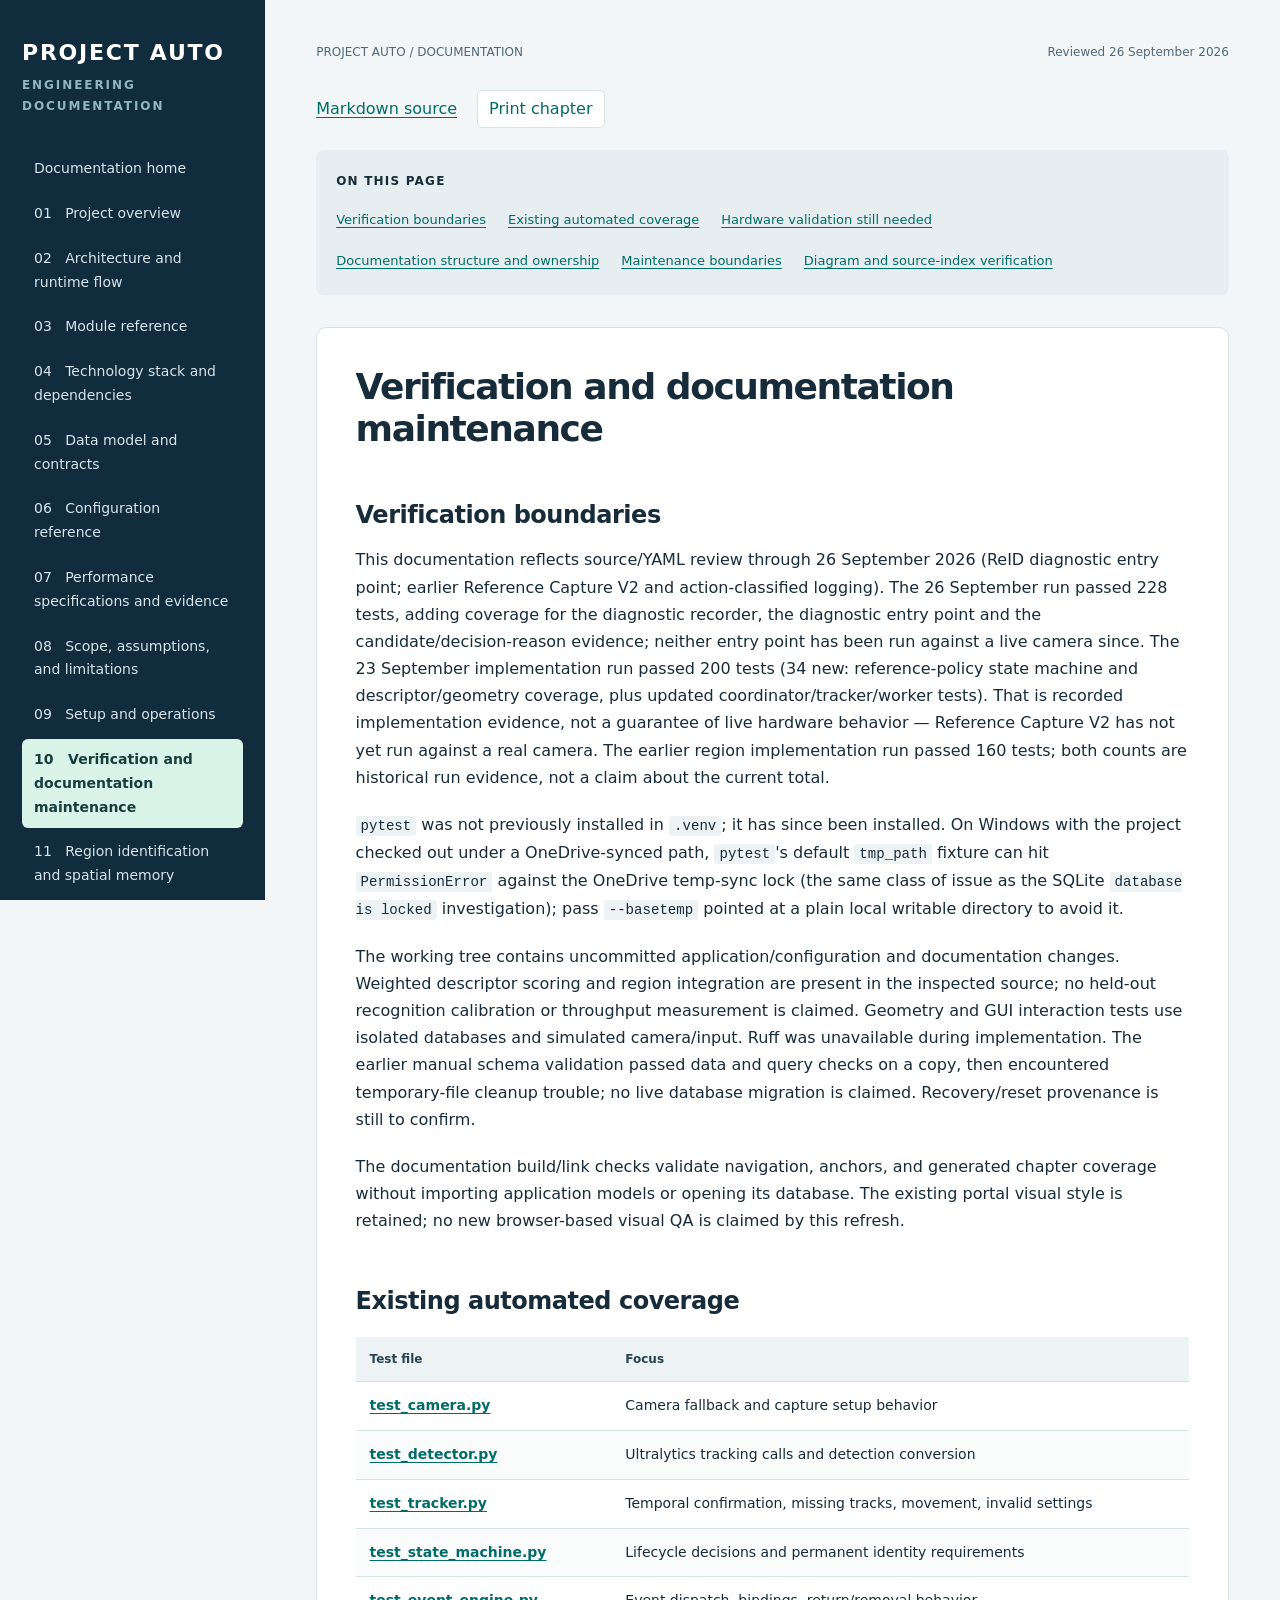
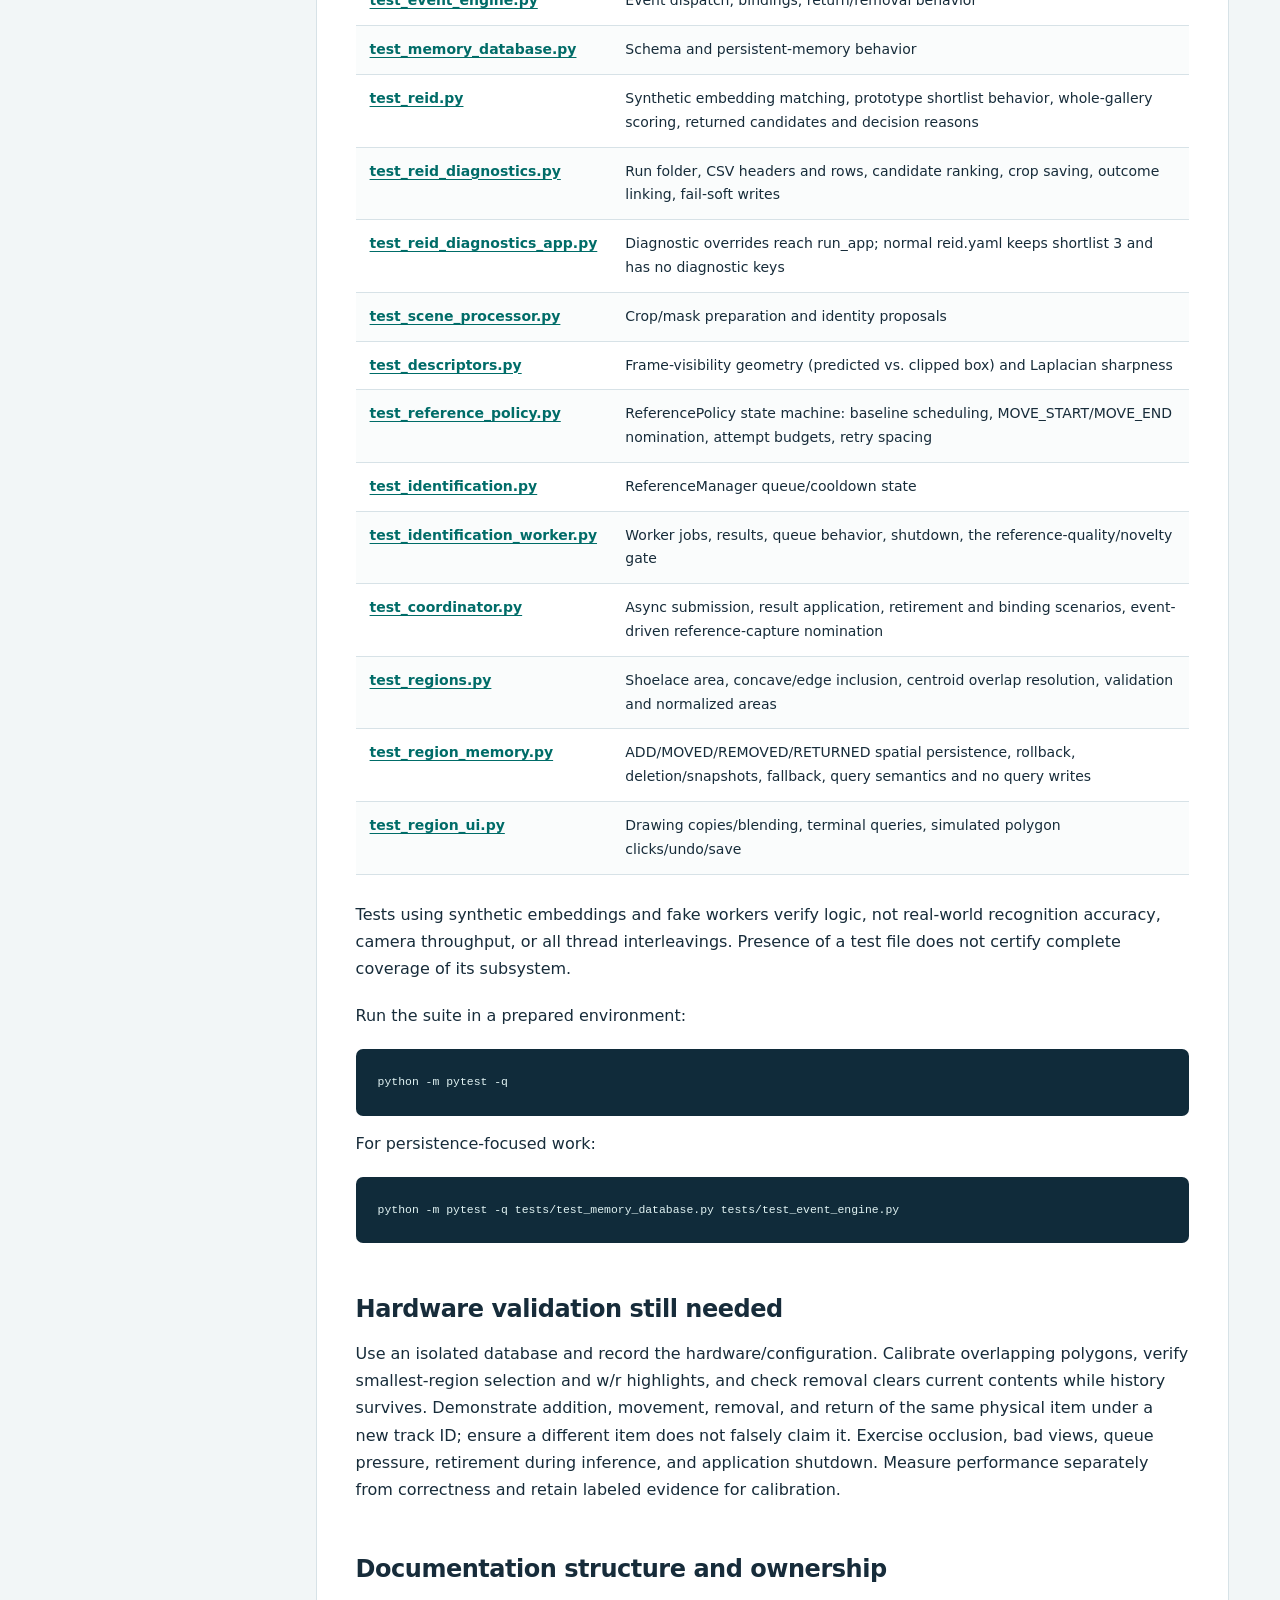
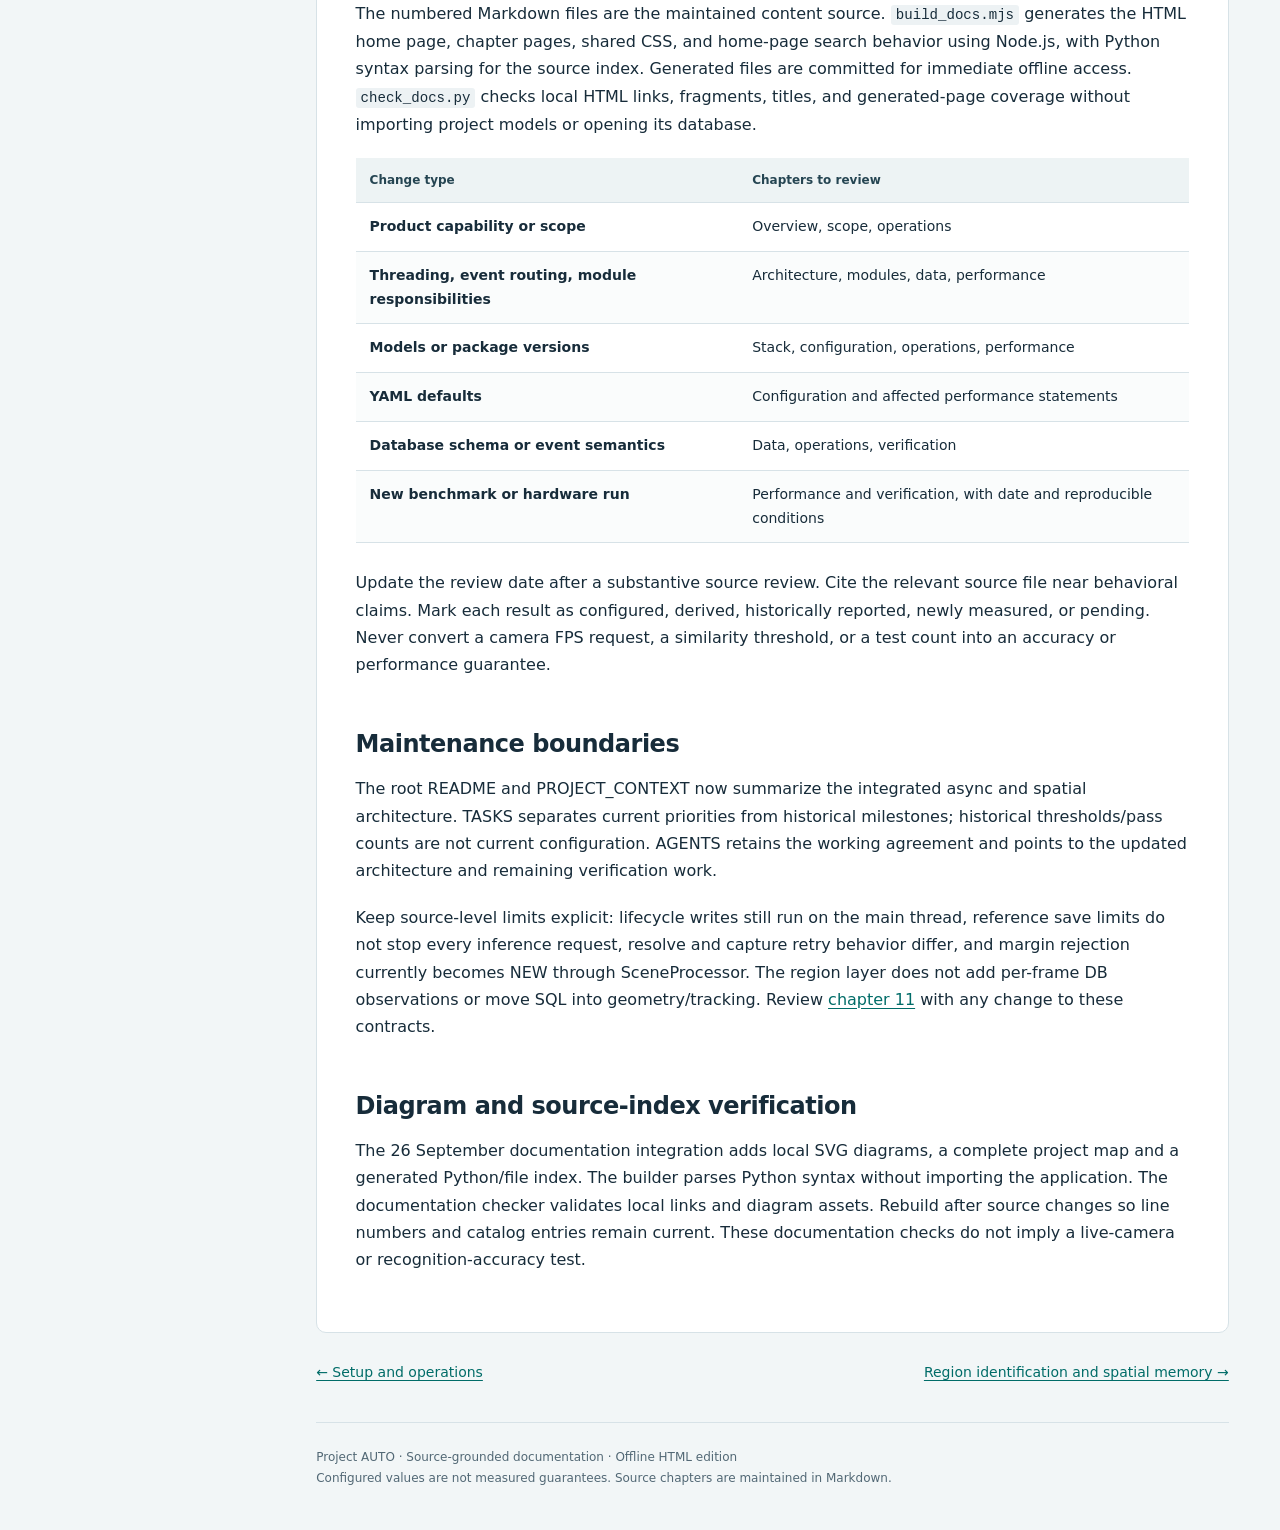
<file: docs/10-verification.html>
<!doctype html><html lang="en"><head><meta charset="utf-8"><meta name="viewport" content="width=device-width, initial-scale=1"><title>Verification and documentation maintenance | Project AUTO</title><link rel="stylesheet" href="assets/docs.css"><script src="assets/docs.js" defer></script></head><body><a class="skip" href="#main">Skip to content</a><div class="layout"><aside class="sidebar"><a class="brand" href="index.html">PROJECT AUTO</a><div class="eyebrow">Engineering documentation</div><nav aria-label="Documentation"><a href="index.html" >Documentation home</a><a href="01-overview.html" >01 &nbsp; Project overview</a><a href="02-architecture.html" >02 &nbsp; Architecture and runtime flow</a><a href="03-modules.html" >03 &nbsp; Module reference</a><a href="04-stack.html" >04 &nbsp; Technology stack and dependencies</a><a href="05-data.html" >05 &nbsp; Data model and contracts</a><a href="06-configuration.html" >06 &nbsp; Configuration reference</a><a href="07-performance.html" >07 &nbsp; Performance specifications and evidence</a><a href="08-scope.html" >08 &nbsp; Scope, assumptions, and limitations</a><a href="09-operations.html" >09 &nbsp; Setup and operations</a><a href="10-verification.html" aria-current="page">10 &nbsp; Verification and documentation maintenance</a><a href="11-regions.html" >11 &nbsp; Region identification and spatial memory</a><a href="12-project-map.html" >12 &nbsp; Complete project map</a><a href="13-source-index.html" >13 &nbsp; Python and file index</a></nav><div class="meta">Version 0.1.0<br>Source reviewed 26 September 2026<br>Local prototype · CPU inference<br><a href="../README.md">Repository README</a></div></aside><main id="main"><div class="topline"><span>PROJECT AUTO / DOCUMENTATION</span><span>Reviewed 26 September 2026</span></div><div class="toolbar"><a href="10-verification.md">Markdown source</a><button data-print hidden type="button">Print chapter</button></div><div class="on-page"><strong>On this page</strong><ul><li><a href="#verification-boundaries">Verification boundaries</a></li><li><a href="#existing-automated-coverage">Existing automated coverage</a></li><li><a href="#hardware-validation-still-needed">Hardware validation still needed</a></li><li><a href="#documentation-structure-and-ownership">Documentation structure and ownership</a></li><li><a href="#maintenance-boundaries">Maintenance boundaries</a></li><li><a href="#diagram-and-source-index-verification">Diagram and source-index verification</a></li></ul></div><article class="content"><h1 id="verification-and-documentation-maintenance">Verification and documentation maintenance</h1>
<h2 id="verification-boundaries">Verification boundaries</h2>
<p>This documentation reflects source/YAML review through 26 September 2026 (ReID diagnostic entry point; earlier Reference Capture V2 and action-classified logging). The 26 September run passed 228 tests, adding coverage for the diagnostic recorder, the diagnostic entry point and the candidate/decision-reason evidence; neither entry point has been run against a live camera since. The 23 September implementation run passed 200 tests (34 new: reference-policy state machine and descriptor/geometry coverage, plus updated coordinator/tracker/worker tests). That is recorded implementation evidence, not a guarantee of live hardware behavior — Reference Capture V2 has not yet run against a real camera. The earlier region implementation run passed 160 tests; both counts are historical run evidence, not a claim about the current total.</p>
<p><code>pytest</code> was not previously installed in <code>.venv</code>; it has since been installed. On Windows with the project checked out under a OneDrive-synced path, <code>pytest</code>'s default <code>tmp_path</code> fixture can hit <code>PermissionError</code> against the OneDrive temp-sync lock (the same class of issue as the SQLite <code>database is locked</code> investigation); pass <code>--basetemp</code> pointed at a plain local writable directory to avoid it.</p>
<p>The working tree contains uncommitted application/configuration and documentation changes. Weighted descriptor scoring and region integration are present in the inspected source; no held-out recognition calibration or throughput measurement is claimed. Geometry and GUI interaction tests use isolated databases and simulated camera/input. Ruff was unavailable during implementation. The earlier manual schema validation passed data and query checks on a copy, then encountered temporary-file cleanup trouble; no live database migration is claimed. Recovery/reset provenance is still to confirm.</p>
<p>The documentation build/link checks validate navigation, anchors, and generated chapter coverage without importing application models or opening its database. The existing portal visual style is retained; no new browser-based visual QA is claimed by this refresh.</p>
<h2 id="existing-automated-coverage">Existing automated coverage</h2>
<div class="table-wrap" tabindex="0" role="region" aria-label="Reference table"><table><thead><tr><th scope="col">Test file</th><th scope="col">Focus</th></tr></thead><tbody><tr><td><a href="../tests/test_camera.py">test_camera.py</a></td><td>Camera fallback and capture setup behavior</td></tr><tr><td><a href="../tests/test_detector.py">test_detector.py</a></td><td>Ultralytics tracking calls and detection conversion</td></tr><tr><td><a href="../tests/test_tracker.py">test_tracker.py</a></td><td>Temporal confirmation, missing tracks, movement, invalid settings</td></tr><tr><td><a href="../tests/test_state_machine.py">test_state_machine.py</a></td><td>Lifecycle decisions and permanent identity requirements</td></tr><tr><td><a href="../tests/test_event_engine.py">test_event_engine.py</a></td><td>Event dispatch, bindings, return/removal behavior</td></tr><tr><td><a href="../tests/test_memory_database.py">test_memory_database.py</a></td><td>Schema and persistent-memory behavior</td></tr><tr><td><a href="../tests/test_reid.py">test_reid.py</a></td><td>Synthetic embedding matching, prototype shortlist behavior, whole-gallery scoring, returned candidates and decision reasons</td></tr><tr><td><a href="../tests/test_reid_diagnostics.py">test_reid_diagnostics.py</a></td><td>Run folder, CSV headers and rows, candidate ranking, crop saving, outcome linking, fail-soft writes</td></tr><tr><td><a href="../tests/test_reid_diagnostics_app.py">test_reid_diagnostics_app.py</a></td><td>Diagnostic overrides reach run_app; normal reid.yaml keeps shortlist 3 and has no diagnostic keys</td></tr><tr><td><a href="../tests/test_scene_processor.py">test_scene_processor.py</a></td><td>Crop/mask preparation and identity proposals</td></tr><tr><td><a href="../tests/test_descriptors.py">test_descriptors.py</a></td><td>Frame-visibility geometry (predicted vs. clipped box) and Laplacian sharpness</td></tr><tr><td><a href="../tests/test_reference_policy.py">test_reference_policy.py</a></td><td>ReferencePolicy state machine: baseline scheduling, MOVE_START/MOVE_END nomination, attempt budgets, retry spacing</td></tr><tr><td><a href="../tests/test_identification.py">test_identification.py</a></td><td>ReferenceManager queue/cooldown state</td></tr><tr><td><a href="../tests/test_identification_worker.py">test_identification_worker.py</a></td><td>Worker jobs, results, queue behavior, shutdown, the reference-quality/novelty gate</td></tr><tr><td><a href="../tests/test_coordinator.py">test_coordinator.py</a></td><td>Async submission, result application, retirement and binding scenarios, event-driven reference-capture nomination</td></tr><tr><td><a href="../tests/test_regions.py">test_regions.py</a></td><td>Shoelace area, concave/edge inclusion, centroid overlap resolution, validation and normalized areas</td></tr><tr><td><a href="../tests/test_region_memory.py">test_region_memory.py</a></td><td>ADD/MOVED/REMOVED/RETURNED spatial persistence, rollback, deletion/snapshots, fallback, query semantics and no query writes</td></tr><tr><td><a href="../tests/test_region_ui.py">test_region_ui.py</a></td><td>Drawing copies/blending, terminal queries, simulated polygon clicks/undo/save</td></tr></tbody></table></div>
<p>Tests using synthetic embeddings and fake workers verify logic, not real-world recognition accuracy, camera throughput, or all thread interleavings. Presence of a test file does not certify complete coverage of its subsystem.</p>
<p>Run the suite in a prepared environment:</p>
<pre><code>python -m pytest -q</code></pre>
<p>For persistence-focused work:</p>
<pre><code>python -m pytest -q tests/test_memory_database.py tests/test_event_engine.py</code></pre>
<h2 id="hardware-validation-still-needed">Hardware validation still needed</h2>
<p>Use an isolated database and record the hardware/configuration. Calibrate overlapping polygons, verify smallest-region selection and w/r highlights, and check removal clears current contents while history survives. Demonstrate addition, movement, removal, and return of the same physical item under a new track ID; ensure a different item does not falsely claim it. Exercise occlusion, bad views, queue pressure, retirement during inference, and application shutdown. Measure performance separately from correctness and retain labeled evidence for calibration.</p>
<h2 id="documentation-structure-and-ownership">Documentation structure and ownership</h2>
<p>The numbered Markdown files are the maintained content source. <code>build_docs.mjs</code> generates the HTML home page, chapter pages, shared CSS, and home-page search behavior using Node.js, with Python syntax parsing for the source index. Generated files are committed for immediate offline access. <code>check_docs.py</code> checks local HTML links, fragments, titles, and generated-page coverage without importing project models or opening its database.</p>
<div class="table-wrap" tabindex="0" role="region" aria-label="Reference table"><table><thead><tr><th scope="col">Change type</th><th scope="col">Chapters to review</th></tr></thead><tbody><tr><td>Product capability or scope</td><td>Overview, scope, operations</td></tr><tr><td>Threading, event routing, module responsibilities</td><td>Architecture, modules, data, performance</td></tr><tr><td>Models or package versions</td><td>Stack, configuration, operations, performance</td></tr><tr><td>YAML defaults</td><td>Configuration and affected performance statements</td></tr><tr><td>Database schema or event semantics</td><td>Data, operations, verification</td></tr><tr><td>New benchmark or hardware run</td><td>Performance and verification, with date and reproducible conditions</td></tr></tbody></table></div>
<p>Update the review date after a substantive source review. Cite the relevant source file near behavioral claims. Mark each result as configured, derived, historically reported, newly measured, or pending. Never convert a camera FPS request, a similarity threshold, or a test count into an accuracy or performance guarantee.</p>
<h2 id="maintenance-boundaries">Maintenance boundaries</h2>
<p>The root README and PROJECT_CONTEXT now summarize the integrated async and spatial architecture. TASKS separates current priorities from historical milestones; historical thresholds/pass counts are not current configuration. AGENTS retains the working agreement and points to the updated architecture and remaining verification work.</p>
<p>Keep source-level limits explicit: lifecycle writes still run on the main thread, reference save limits do not stop every inference request, resolve and capture retry behavior differ, and margin rejection currently becomes NEW through SceneProcessor. The region layer does not add per-frame DB observations or move SQL into geometry/tracking. Review <a href="11-regions.html">chapter 11</a> with any change to these contracts.</p>
<h2 id="diagram-and-source-index-verification">Diagram and source-index verification</h2>
<p>The 26 September documentation integration adds local SVG diagrams, a complete project map and a generated Python/file index. The builder parses Python syntax without importing the application. The documentation checker validates local links and diagram assets. Rebuild after source changes so line numbers and catalog entries remain current. These documentation checks do not imply a live-camera or recognition-accuracy test.</p></article><nav class="page-controls" aria-label="Adjacent chapters"><a href="09-operations.html">← Setup and operations</a><a href="11-regions.html">Region identification and spatial memory →</a></nav><footer>Project AUTO · Source-grounded documentation · Offline HTML edition<br>Configured values are not measured guarantees. Source chapters are maintained in Markdown.</footer></main></div></body></html>
</file>
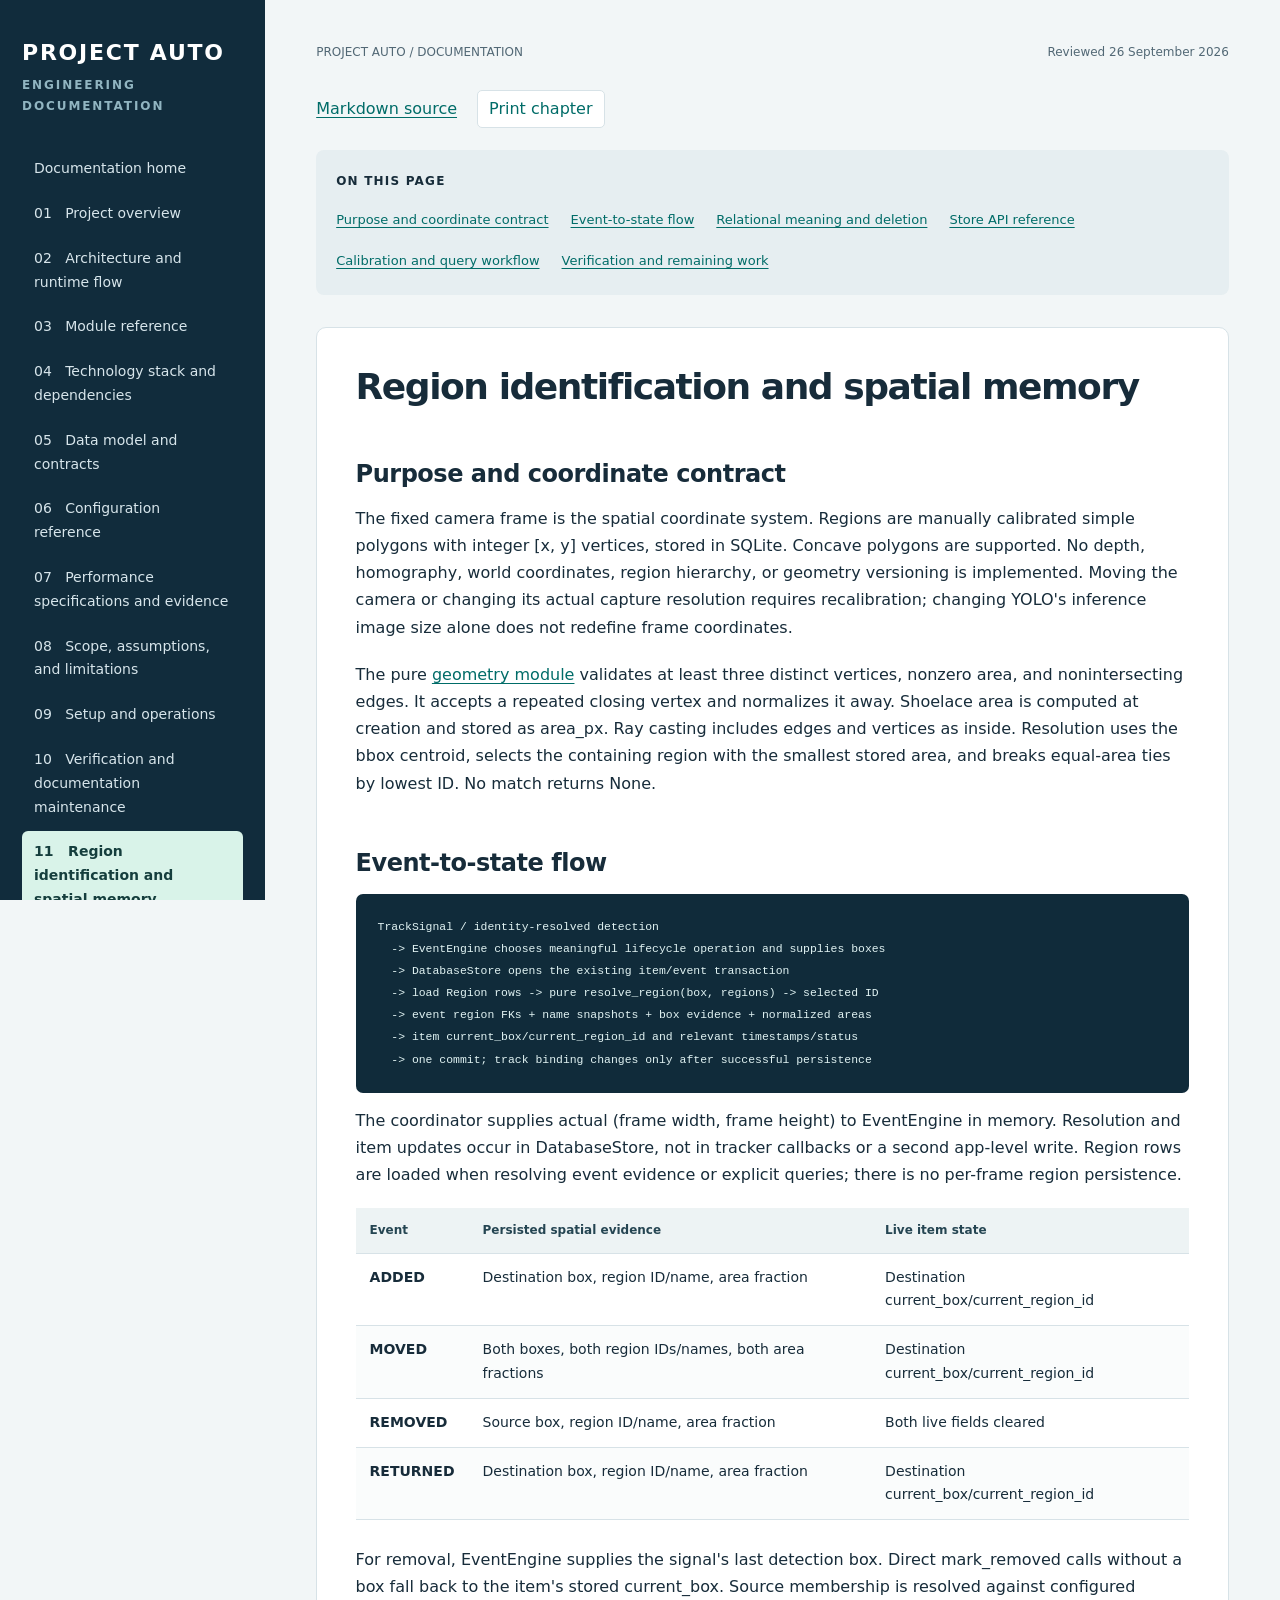
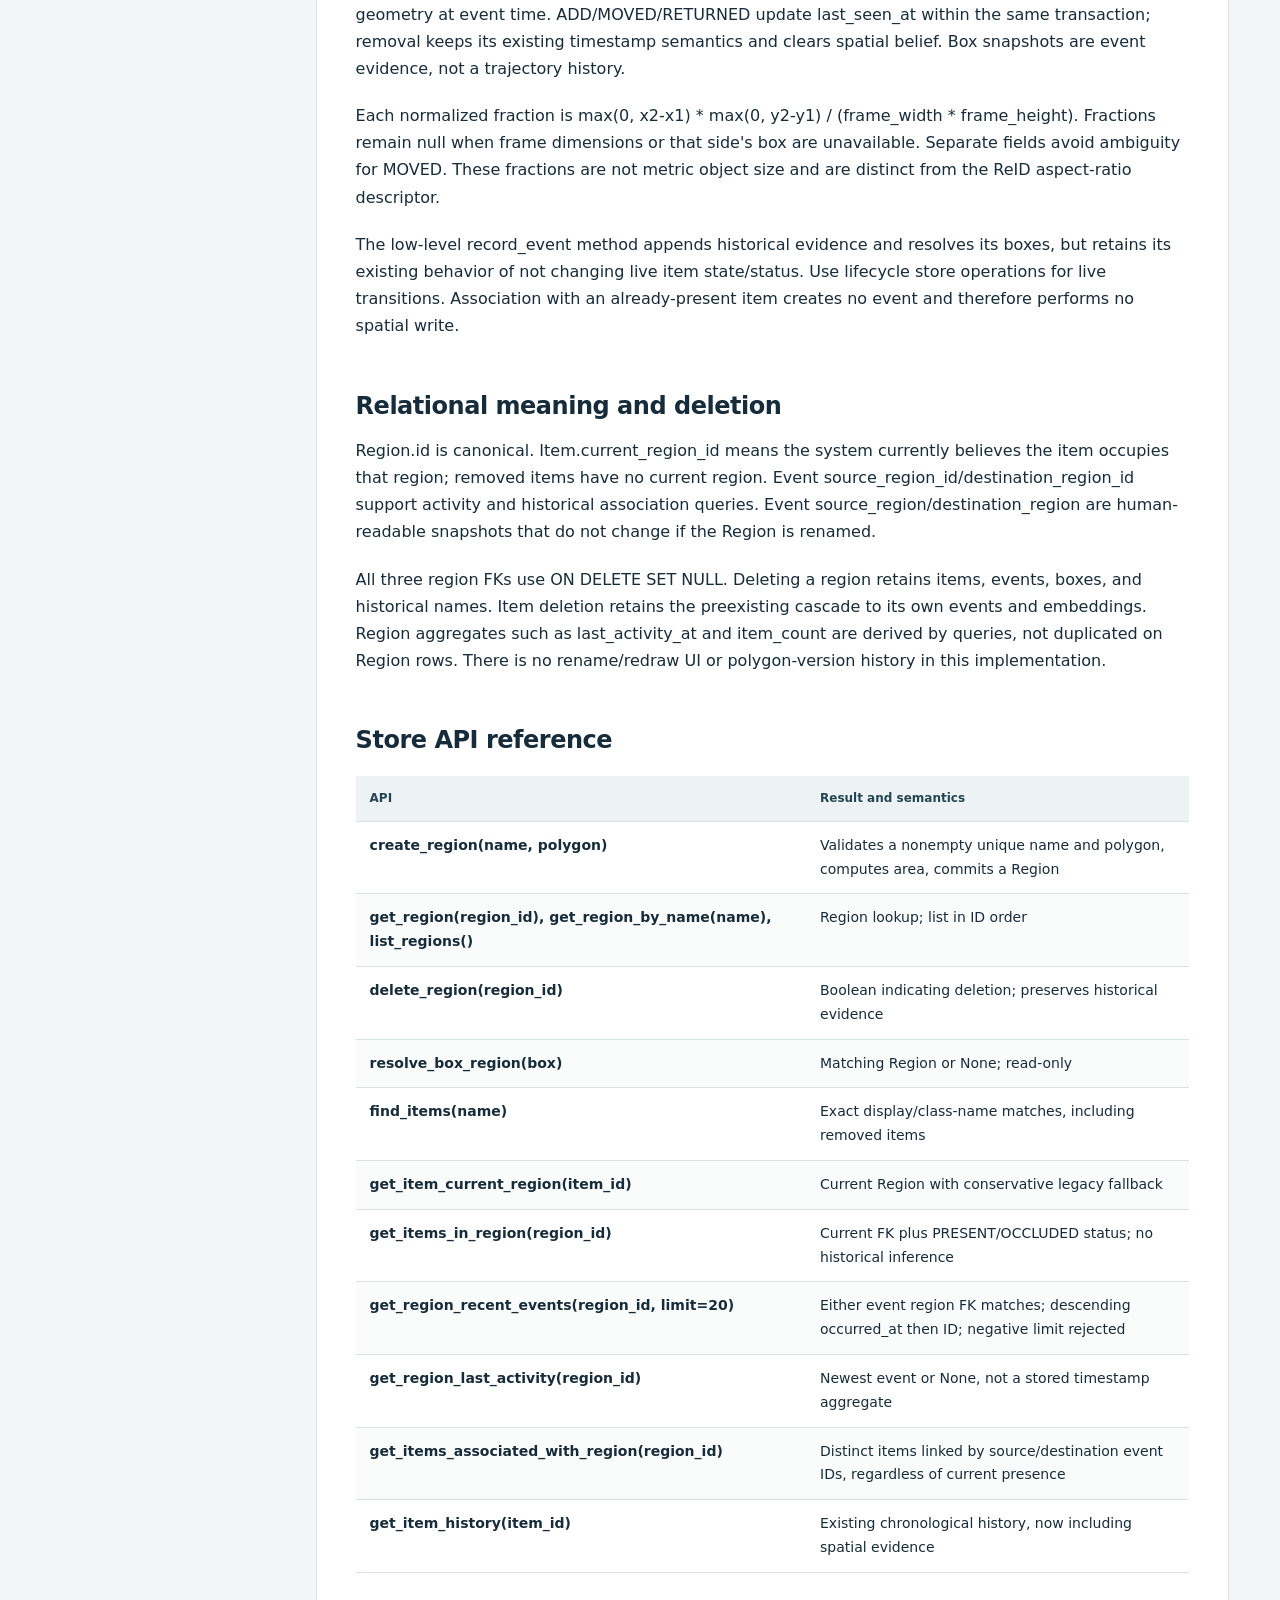
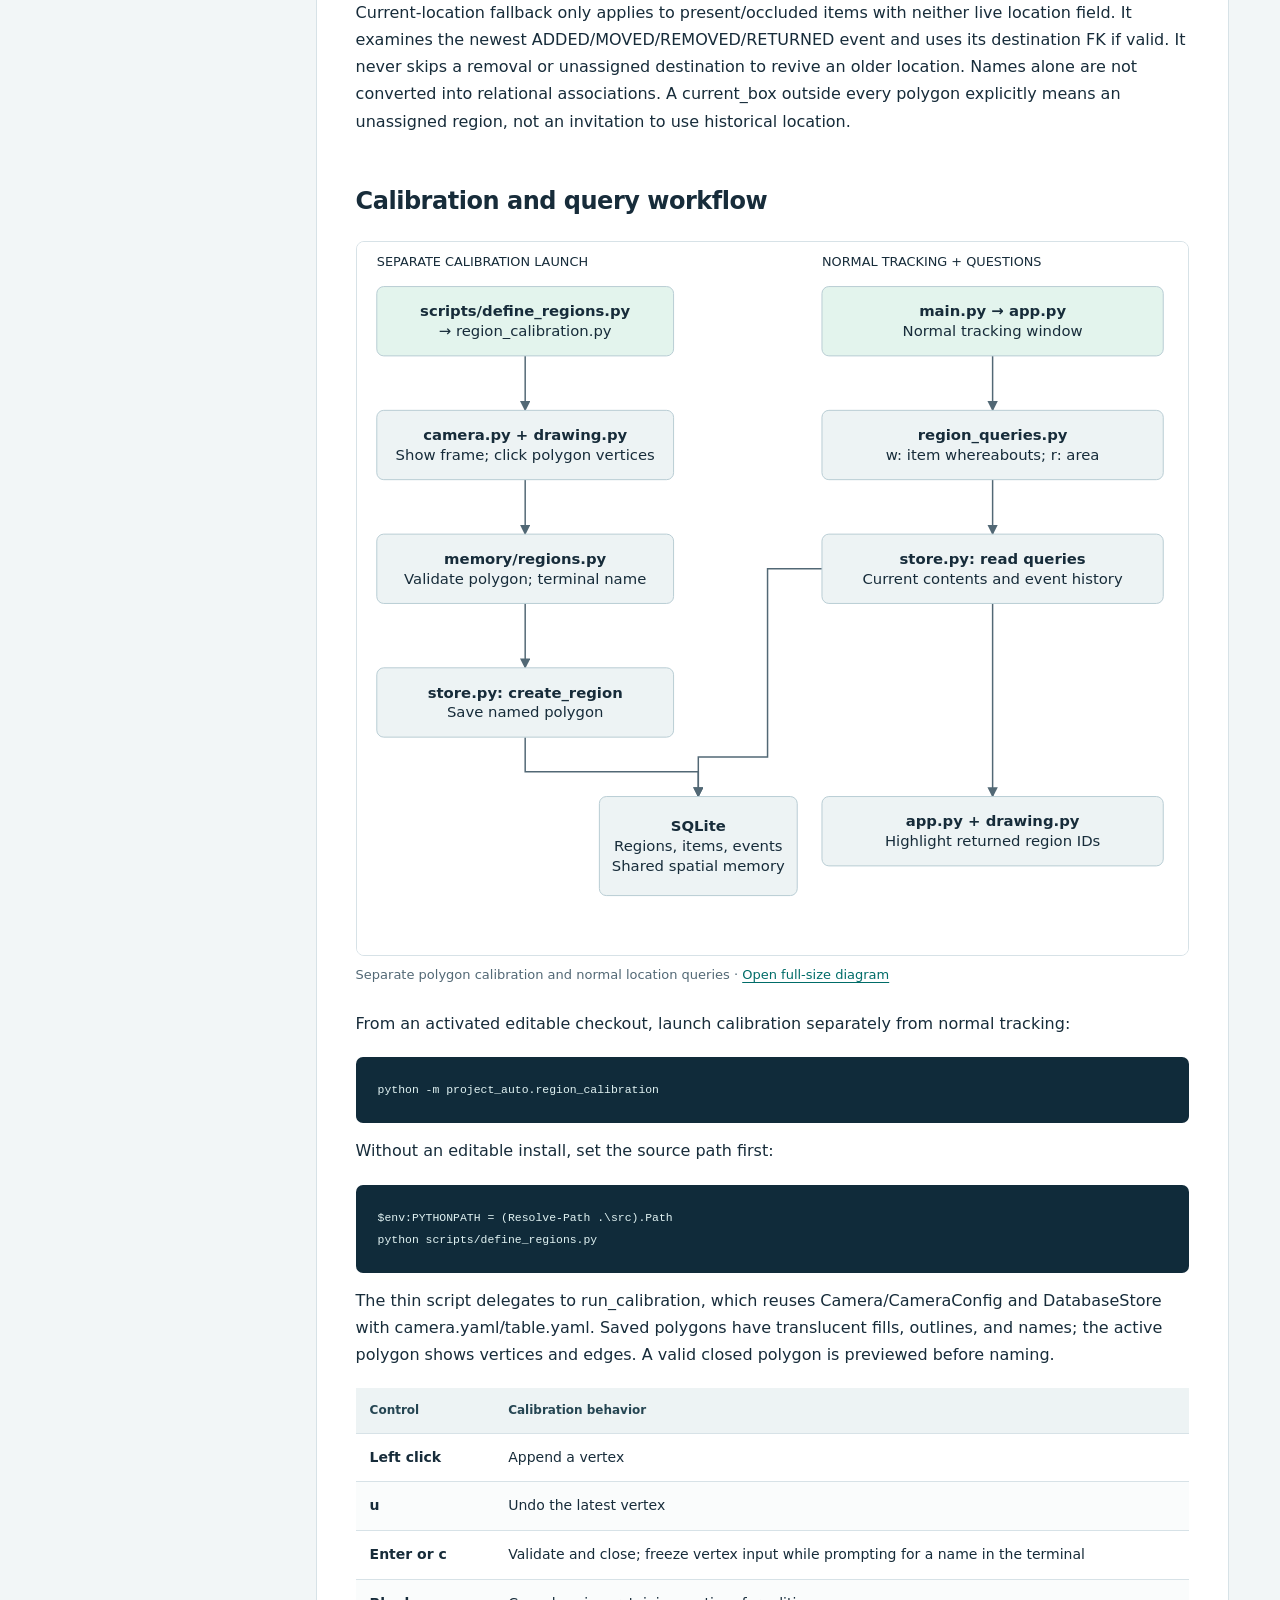
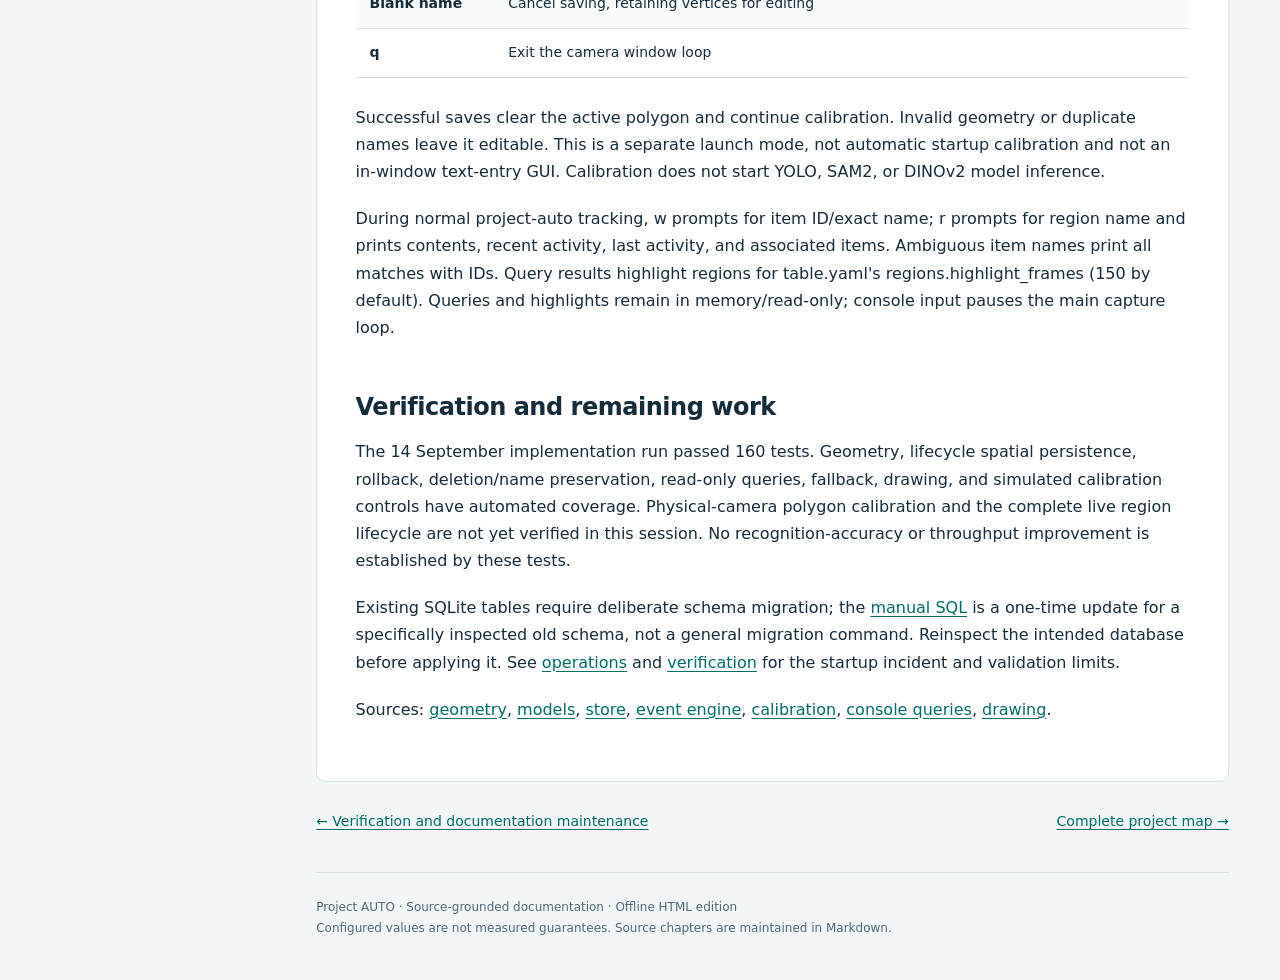
<file: docs/11-regions.html>
<!doctype html><html lang="en"><head><meta charset="utf-8"><meta name="viewport" content="width=device-width, initial-scale=1"><title>Region identification and spatial memory | Project AUTO</title><link rel="stylesheet" href="assets/docs.css"><script src="assets/docs.js" defer></script></head><body><a class="skip" href="#main">Skip to content</a><div class="layout"><aside class="sidebar"><a class="brand" href="index.html">PROJECT AUTO</a><div class="eyebrow">Engineering documentation</div><nav aria-label="Documentation"><a href="index.html" >Documentation home</a><a href="01-overview.html" >01 &nbsp; Project overview</a><a href="02-architecture.html" >02 &nbsp; Architecture and runtime flow</a><a href="03-modules.html" >03 &nbsp; Module reference</a><a href="04-stack.html" >04 &nbsp; Technology stack and dependencies</a><a href="05-data.html" >05 &nbsp; Data model and contracts</a><a href="06-configuration.html" >06 &nbsp; Configuration reference</a><a href="07-performance.html" >07 &nbsp; Performance specifications and evidence</a><a href="08-scope.html" >08 &nbsp; Scope, assumptions, and limitations</a><a href="09-operations.html" >09 &nbsp; Setup and operations</a><a href="10-verification.html" >10 &nbsp; Verification and documentation maintenance</a><a href="11-regions.html" aria-current="page">11 &nbsp; Region identification and spatial memory</a><a href="12-project-map.html" >12 &nbsp; Complete project map</a><a href="13-source-index.html" >13 &nbsp; Python and file index</a></nav><div class="meta">Version 0.1.0<br>Source reviewed 26 September 2026<br>Local prototype · CPU inference<br><a href="../README.md">Repository README</a></div></aside><main id="main"><div class="topline"><span>PROJECT AUTO / DOCUMENTATION</span><span>Reviewed 26 September 2026</span></div><div class="toolbar"><a href="11-regions.md">Markdown source</a><button data-print hidden type="button">Print chapter</button></div><div class="on-page"><strong>On this page</strong><ul><li><a href="#purpose-and-coordinate-contract">Purpose and coordinate contract</a></li><li><a href="#event-to-state-flow">Event-to-state flow</a></li><li><a href="#relational-meaning-and-deletion">Relational meaning and deletion</a></li><li><a href="#store-api-reference">Store API reference</a></li><li><a href="#calibration-and-query-workflow">Calibration and query workflow</a></li><li><a href="#verification-and-remaining-work">Verification and remaining work</a></li></ul></div><article class="content"><h1 id="region-identification-and-spatial-memory">Region identification and spatial memory</h1>
<h2 id="purpose-and-coordinate-contract">Purpose and coordinate contract</h2>
<p>The fixed camera frame is the spatial coordinate system. Regions are manually calibrated simple polygons with integer [x, y] vertices, stored in SQLite. Concave polygons are supported. No depth, homography, world coordinates, region hierarchy, or geometry versioning is implemented. Moving the camera or changing its actual capture resolution requires recalibration; changing YOLO's inference image size alone does not redefine frame coordinates.</p>
<p>The pure <a href="../src/project_auto/memory/regions.py">geometry module</a> validates at least three distinct vertices, nonzero area, and nonintersecting edges. It accepts a repeated closing vertex and normalizes it away. Shoelace area is computed at creation and stored as area_px. Ray casting includes edges and vertices as inside. Resolution uses the bbox centroid, selects the containing region with the smallest stored area, and breaks equal-area ties by lowest ID. No match returns None.</p>
<h2 id="event-to-state-flow">Event-to-state flow</h2>
<pre><code>TrackSignal / identity-resolved detection
  -&gt; EventEngine chooses meaningful lifecycle operation and supplies boxes
  -&gt; DatabaseStore opens the existing item/event transaction
  -&gt; load Region rows -&gt; pure resolve_region(box, regions) -&gt; selected ID
  -&gt; event region FKs + name snapshots + box evidence + normalized areas
  -&gt; item current_box/current_region_id and relevant timestamps/status
  -&gt; one commit; track binding changes only after successful persistence</code></pre>
<p>The coordinator supplies actual (frame width, frame height) to EventEngine in memory. Resolution and item updates occur in DatabaseStore, not in tracker callbacks or a second app-level write. Region rows are loaded when resolving event evidence or explicit queries; there is no per-frame region persistence.</p>
<div class="table-wrap" tabindex="0" role="region" aria-label="Reference table"><table><thead><tr><th scope="col">Event</th><th scope="col">Persisted spatial evidence</th><th scope="col">Live item state</th></tr></thead><tbody><tr><td>ADDED</td><td>Destination box, region ID/name, area fraction</td><td>Destination current_box/current_region_id</td></tr><tr><td>MOVED</td><td>Both boxes, both region IDs/names, both area fractions</td><td>Destination current_box/current_region_id</td></tr><tr><td>REMOVED</td><td>Source box, region ID/name, area fraction</td><td>Both live fields cleared</td></tr><tr><td>RETURNED</td><td>Destination box, region ID/name, area fraction</td><td>Destination current_box/current_region_id</td></tr></tbody></table></div>
<p>For removal, EventEngine supplies the signal's last detection box. Direct mark_removed calls without a box fall back to the item's stored current_box. Source membership is resolved against configured geometry at event time. ADD/MOVED/RETURNED update last_seen_at within the same transaction; removal keeps its existing timestamp semantics and clears spatial belief. Box snapshots are event evidence, not a trajectory history.</p>
<p>Each normalized fraction is max(0, x2-x1) * max(0, y2-y1) / (frame_width * frame_height). Fractions remain null when frame dimensions or that side's box are unavailable. Separate fields avoid ambiguity for MOVED. These fractions are not metric object size and are distinct from the ReID aspect-ratio descriptor.</p>
<p>The low-level record_event method appends historical evidence and resolves its boxes, but retains its existing behavior of not changing live item state/status. Use lifecycle store operations for live transitions. Association with an already-present item creates no event and therefore performs no spatial write.</p>
<h2 id="relational-meaning-and-deletion">Relational meaning and deletion</h2>
<p>Region.id is canonical. Item.current_region_id means the system currently believes the item occupies that region; removed items have no current region. Event source_region_id/destination_region_id support activity and historical association queries. Event source_region/destination_region are human-readable snapshots that do not change if the Region is renamed.</p>
<p>All three region FKs use ON DELETE SET NULL. Deleting a region retains items, events, boxes, and historical names. Item deletion retains the preexisting cascade to its own events and embeddings. Region aggregates such as last_activity_at and item_count are derived by queries, not duplicated on Region rows. There is no rename/redraw UI or polygon-version history in this implementation.</p>
<h2 id="store-api-reference">Store API reference</h2>
<div class="table-wrap" tabindex="0" role="region" aria-label="Reference table"><table><thead><tr><th scope="col">API</th><th scope="col">Result and semantics</th></tr></thead><tbody><tr><td>create_region(name, polygon)</td><td>Validates a nonempty unique name and polygon, computes area, commits a Region</td></tr><tr><td>get_region(region_id), get_region_by_name(name), list_regions()</td><td>Region lookup; list in ID order</td></tr><tr><td>delete_region(region_id)</td><td>Boolean indicating deletion; preserves historical evidence</td></tr><tr><td>resolve_box_region(box)</td><td>Matching Region or None; read-only</td></tr><tr><td>find_items(name)</td><td>Exact display/class-name matches, including removed items</td></tr><tr><td>get_item_current_region(item_id)</td><td>Current Region with conservative legacy fallback</td></tr><tr><td>get_items_in_region(region_id)</td><td>Current FK plus PRESENT/OCCLUDED status; no historical inference</td></tr><tr><td>get_region_recent_events(region_id, limit=20)</td><td>Either event region FK matches; descending occurred_at then ID; negative limit rejected</td></tr><tr><td>get_region_last_activity(region_id)</td><td>Newest event or None, not a stored timestamp aggregate</td></tr><tr><td>get_items_associated_with_region(region_id)</td><td>Distinct items linked by source/destination event IDs, regardless of current presence</td></tr><tr><td>get_item_history(item_id)</td><td>Existing chronological history, now including spatial evidence</td></tr></tbody></table></div>
<p>Current-location fallback only applies to present/occluded items with neither live location field. It examines the newest ADDED/MOVED/REMOVED/RETURNED event and uses its destination FK if valid. It never skips a removal or unassigned destination to revive an older location. Names alone are not converted into relational associations. A current_box outside every polygon explicitly means an unassigned region, not an invitation to use historical location.</p>
<h2 id="calibration-and-query-workflow">Calibration and query workflow</h2>
<figure class="diagram"><div class="diagram-scroll"><img src="assets/diagrams/regions.svg" alt="Separate polygon calibration and normal location queries" loading="lazy"></div><figcaption>Separate polygon calibration and normal location queries · <a href="assets/diagrams/regions.svg">Open full-size diagram</a></figcaption></figure>
<p>From an activated editable checkout, launch calibration separately from normal tracking:</p>
<pre><code>python -m project_auto.region_calibration</code></pre>
<p>Without an editable install, set the source path first:</p>
<pre><code>$env:PYTHONPATH = (Resolve-Path .\src).Path
python scripts/define_regions.py</code></pre>
<p>The thin script delegates to run_calibration, which reuses Camera/CameraConfig and DatabaseStore with camera.yaml/table.yaml. Saved polygons have translucent fills, outlines, and names; the active polygon shows vertices and edges. A valid closed polygon is previewed before naming.</p>
<div class="table-wrap" tabindex="0" role="region" aria-label="Reference table"><table><thead><tr><th scope="col">Control</th><th scope="col">Calibration behavior</th></tr></thead><tbody><tr><td>Left click</td><td>Append a vertex</td></tr><tr><td>u</td><td>Undo the latest vertex</td></tr><tr><td>Enter or c</td><td>Validate and close; freeze vertex input while prompting for a name in the terminal</td></tr><tr><td>Blank name</td><td>Cancel saving, retaining vertices for editing</td></tr><tr><td>q</td><td>Exit the camera window loop</td></tr></tbody></table></div>
<p>Successful saves clear the active polygon and continue calibration. Invalid geometry or duplicate names leave it editable. This is a separate launch mode, not automatic startup calibration and not an in-window text-entry GUI. Calibration does not start YOLO, SAM2, or DINOv2 model inference.</p>
<p>During normal project-auto tracking, w prompts for item ID/exact name; r prompts for region name and prints contents, recent activity, last activity, and associated items. Ambiguous item names print all matches with IDs. Query results highlight regions for table.yaml's regions.highlight_frames (150 by default). Queries and highlights remain in memory/read-only; console input pauses the main capture loop.</p>
<h2 id="verification-and-remaining-work">Verification and remaining work</h2>
<p>The 14 September implementation run passed 160 tests. Geometry, lifecycle spatial persistence, rollback, deletion/name preservation, read-only queries, fallback, drawing, and simulated calibration controls have automated coverage. Physical-camera polygon calibration and the complete live region lifecycle are not yet verified in this session. No recognition-accuracy or throughput improvement is established by these tests.</p>
<p>Existing SQLite tables require deliberate schema migration; the <a href="manual_schema_update.sql">manual SQL</a> is a one-time update for a specifically inspected old schema, not a general migration command. Reinspect the intended database before applying it. See <a href="09-operations.html">operations</a> and <a href="10-verification.html">verification</a> for the startup incident and validation limits.</p>
<p>Sources: <a href="../src/project_auto/memory/regions.py">geometry</a>, <a href="../src/project_auto/memory/models.py">models</a>, <a href="../src/project_auto/memory/store.py">store</a>, <a href="../src/project_auto/events/event_engine.py">event engine</a>, <a href="../src/project_auto/region_calibration.py">calibration</a>, <a href="../src/project_auto/region_queries.py">console queries</a>, <a href="../src/project_auto/utils/drawing.py">drawing</a>.</p></article><nav class="page-controls" aria-label="Adjacent chapters"><a href="10-verification.html">← Verification and documentation maintenance</a><a href="12-project-map.html">Complete project map →</a></nav><footer>Project AUTO · Source-grounded documentation · Offline HTML edition<br>Configured values are not measured guarantees. Source chapters are maintained in Markdown.</footer></main></div></body></html>
</file>
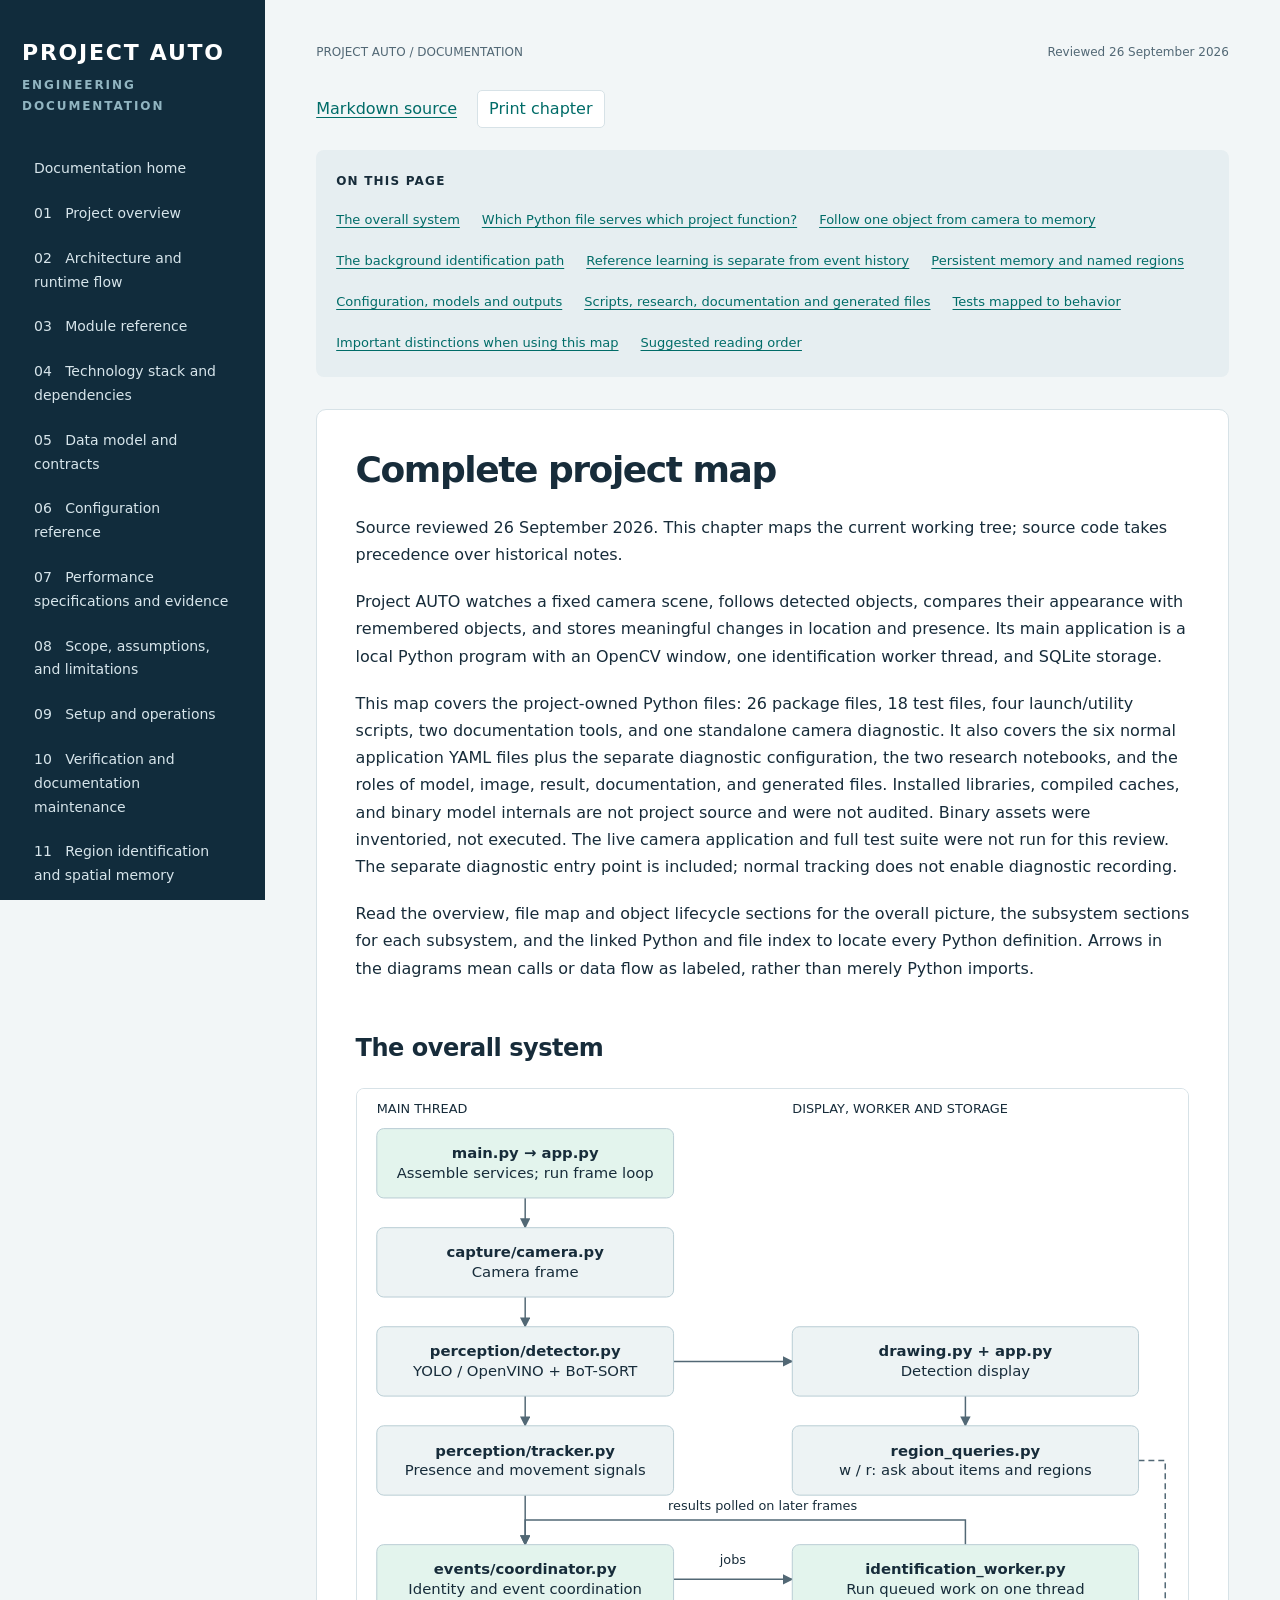
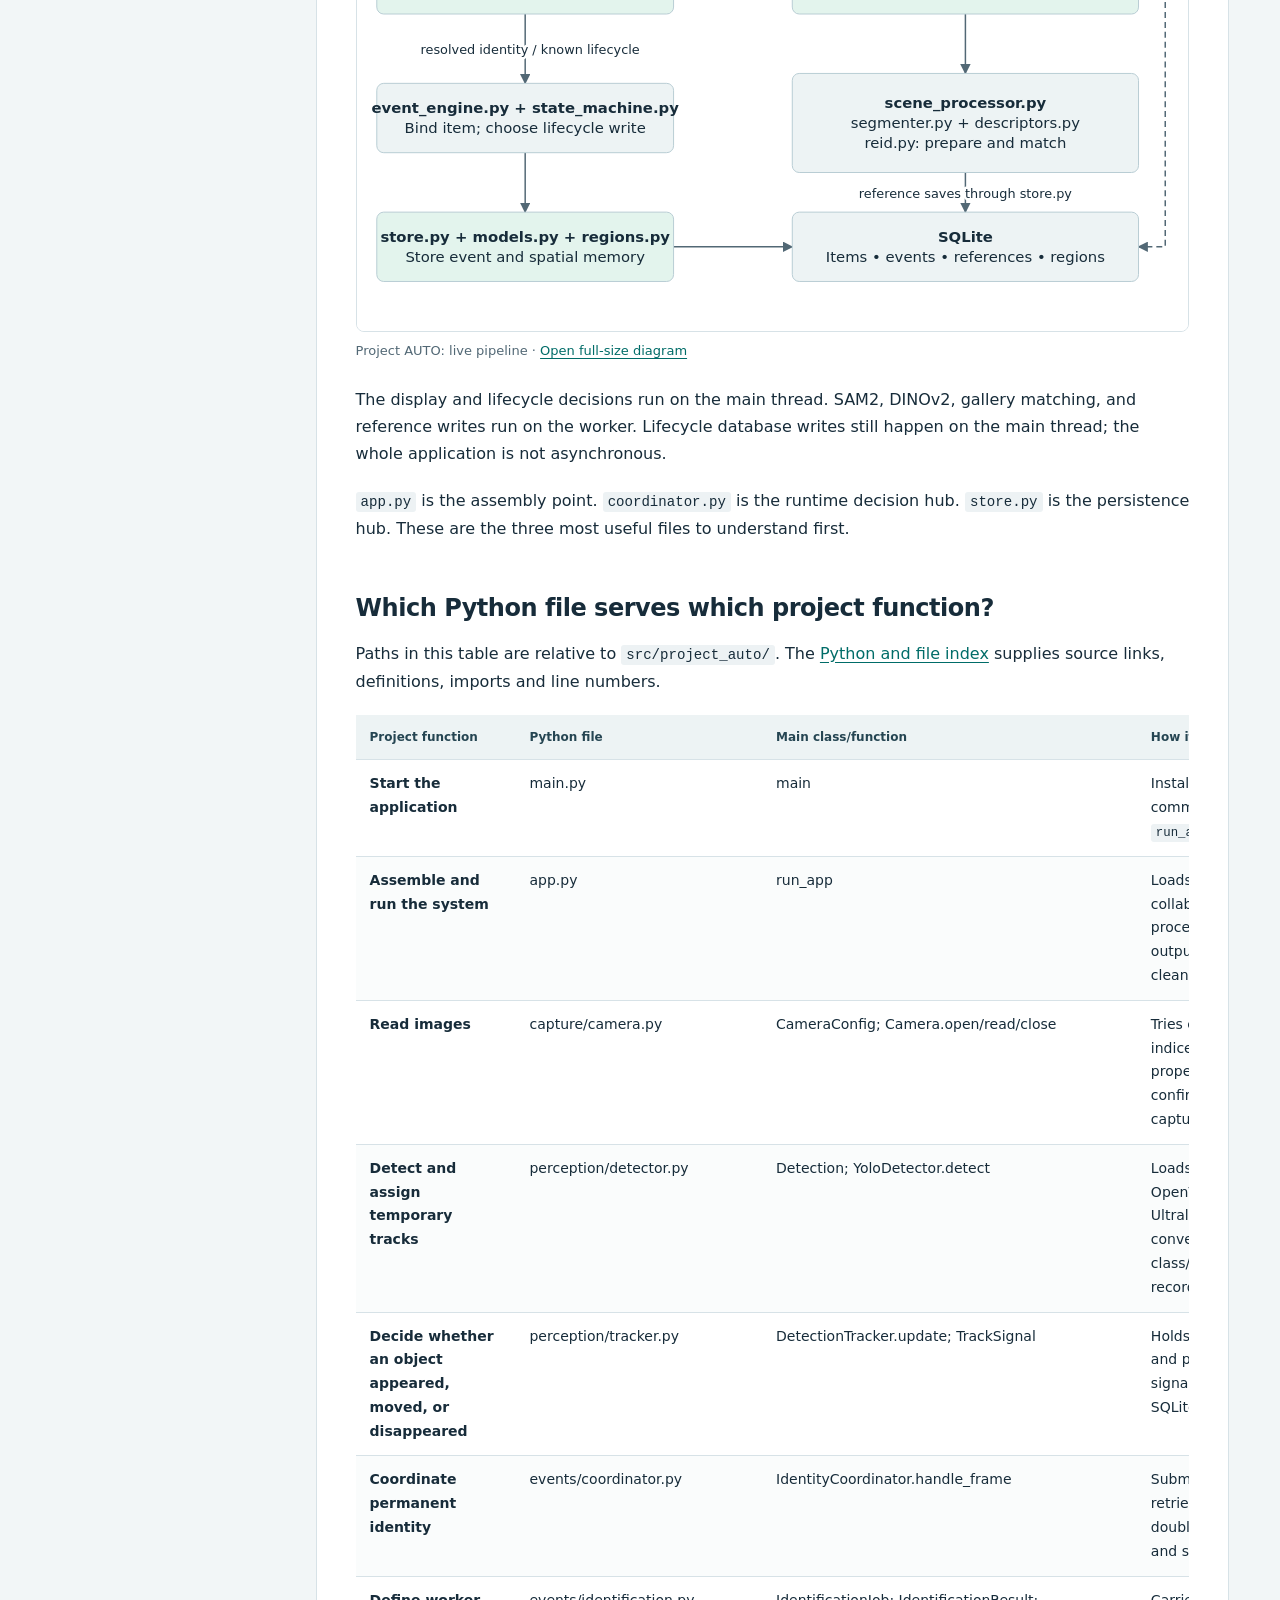
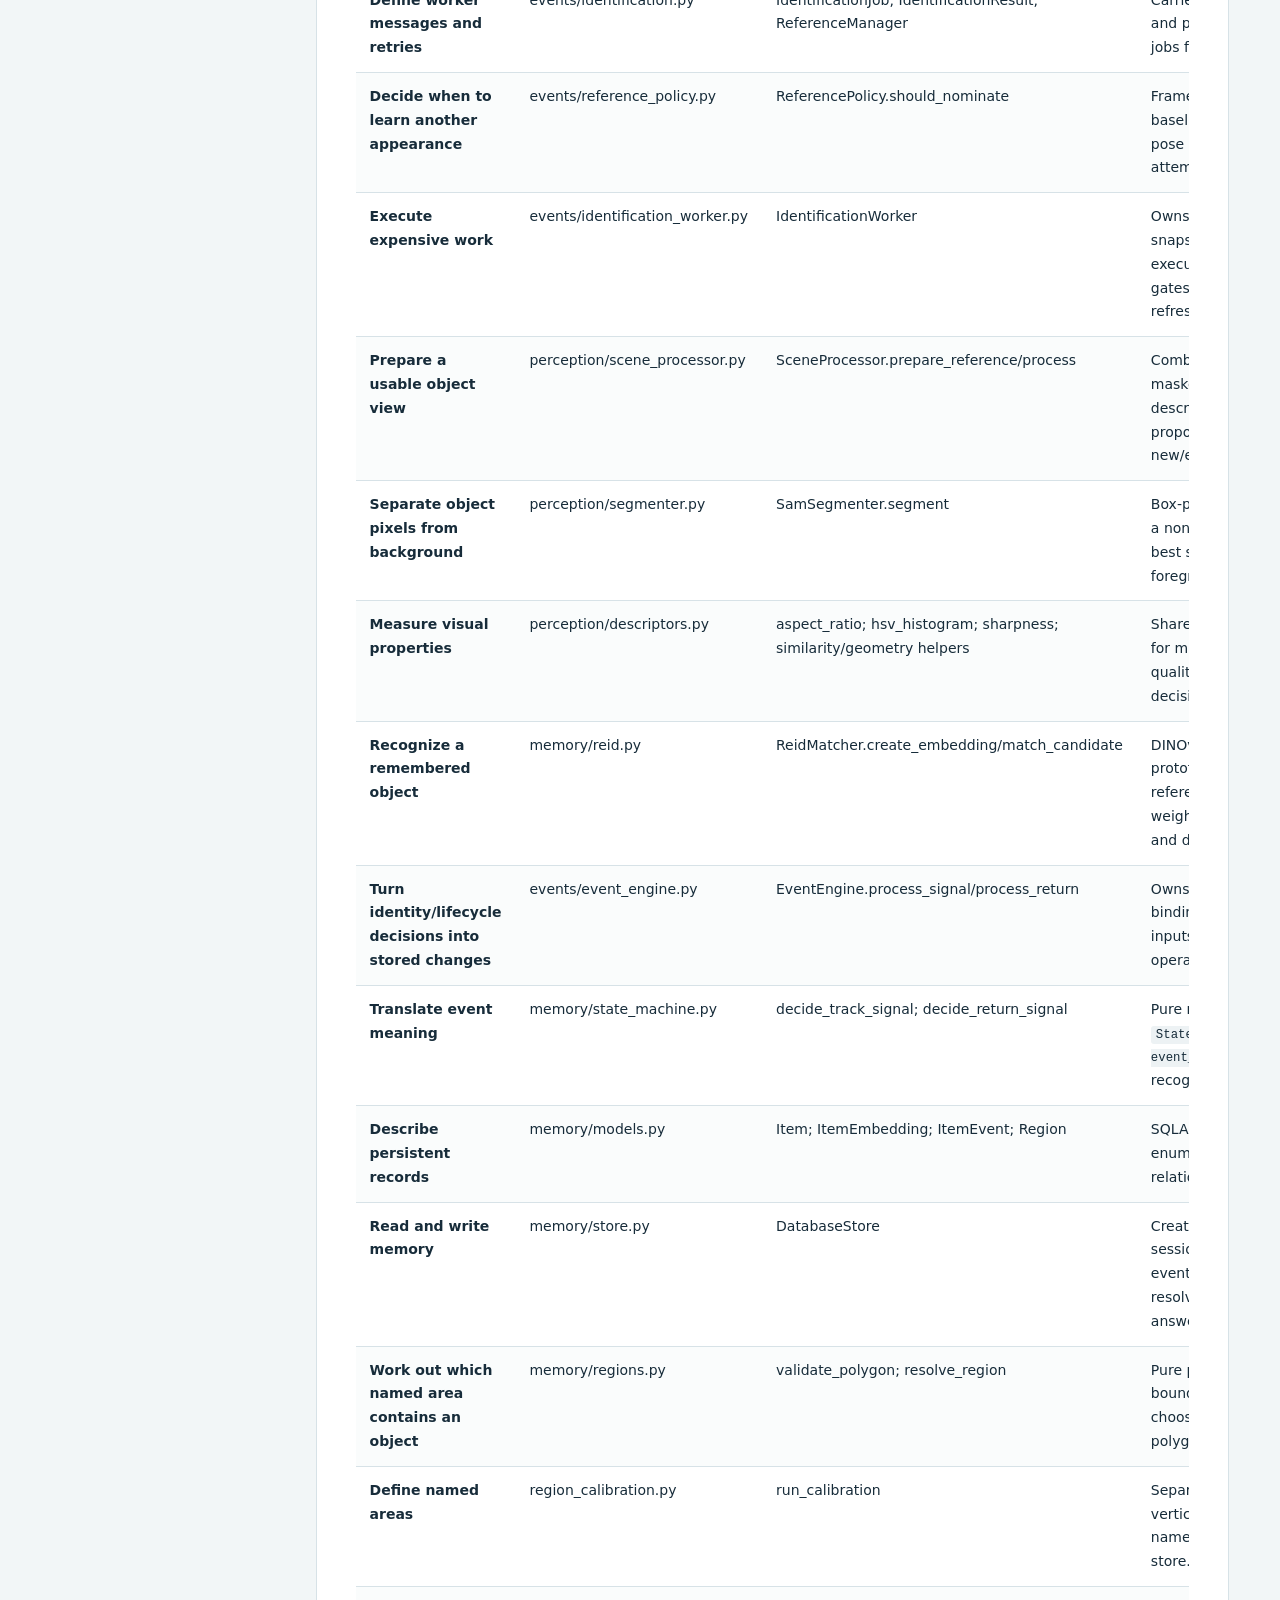
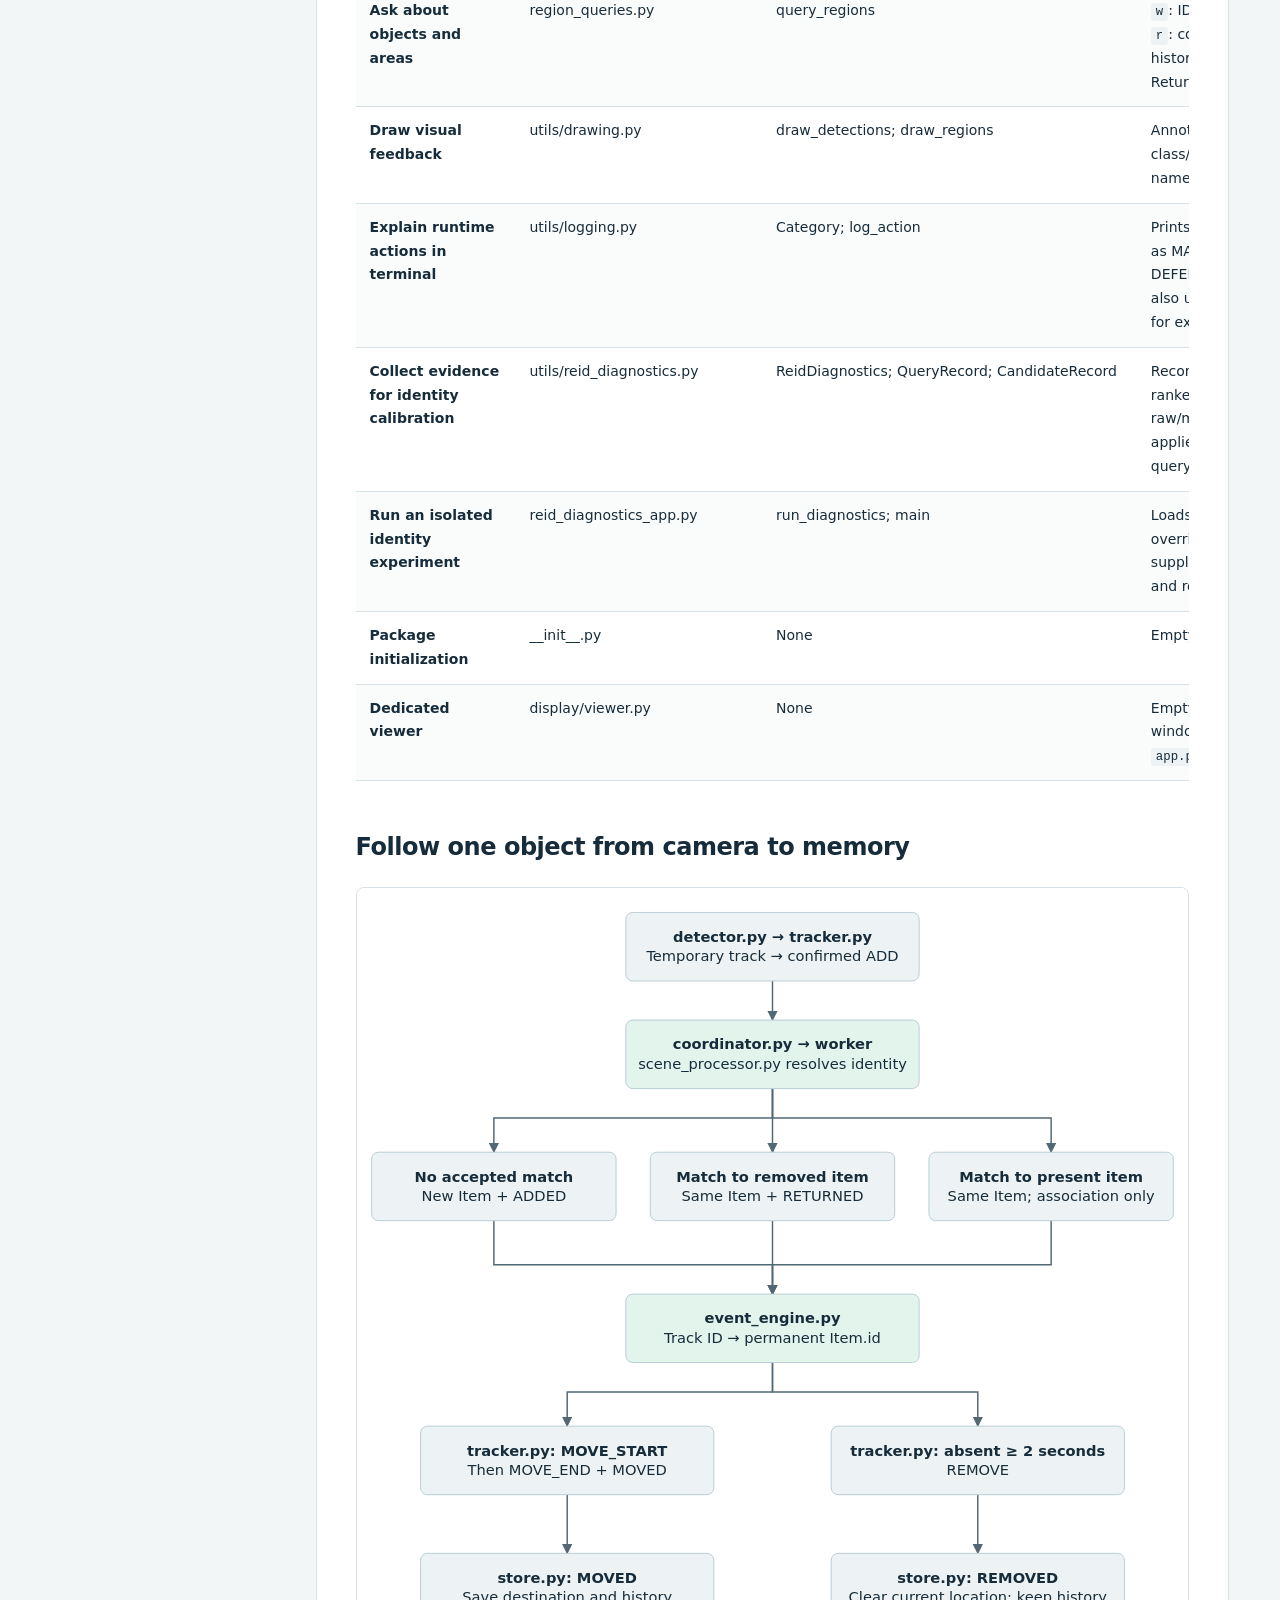
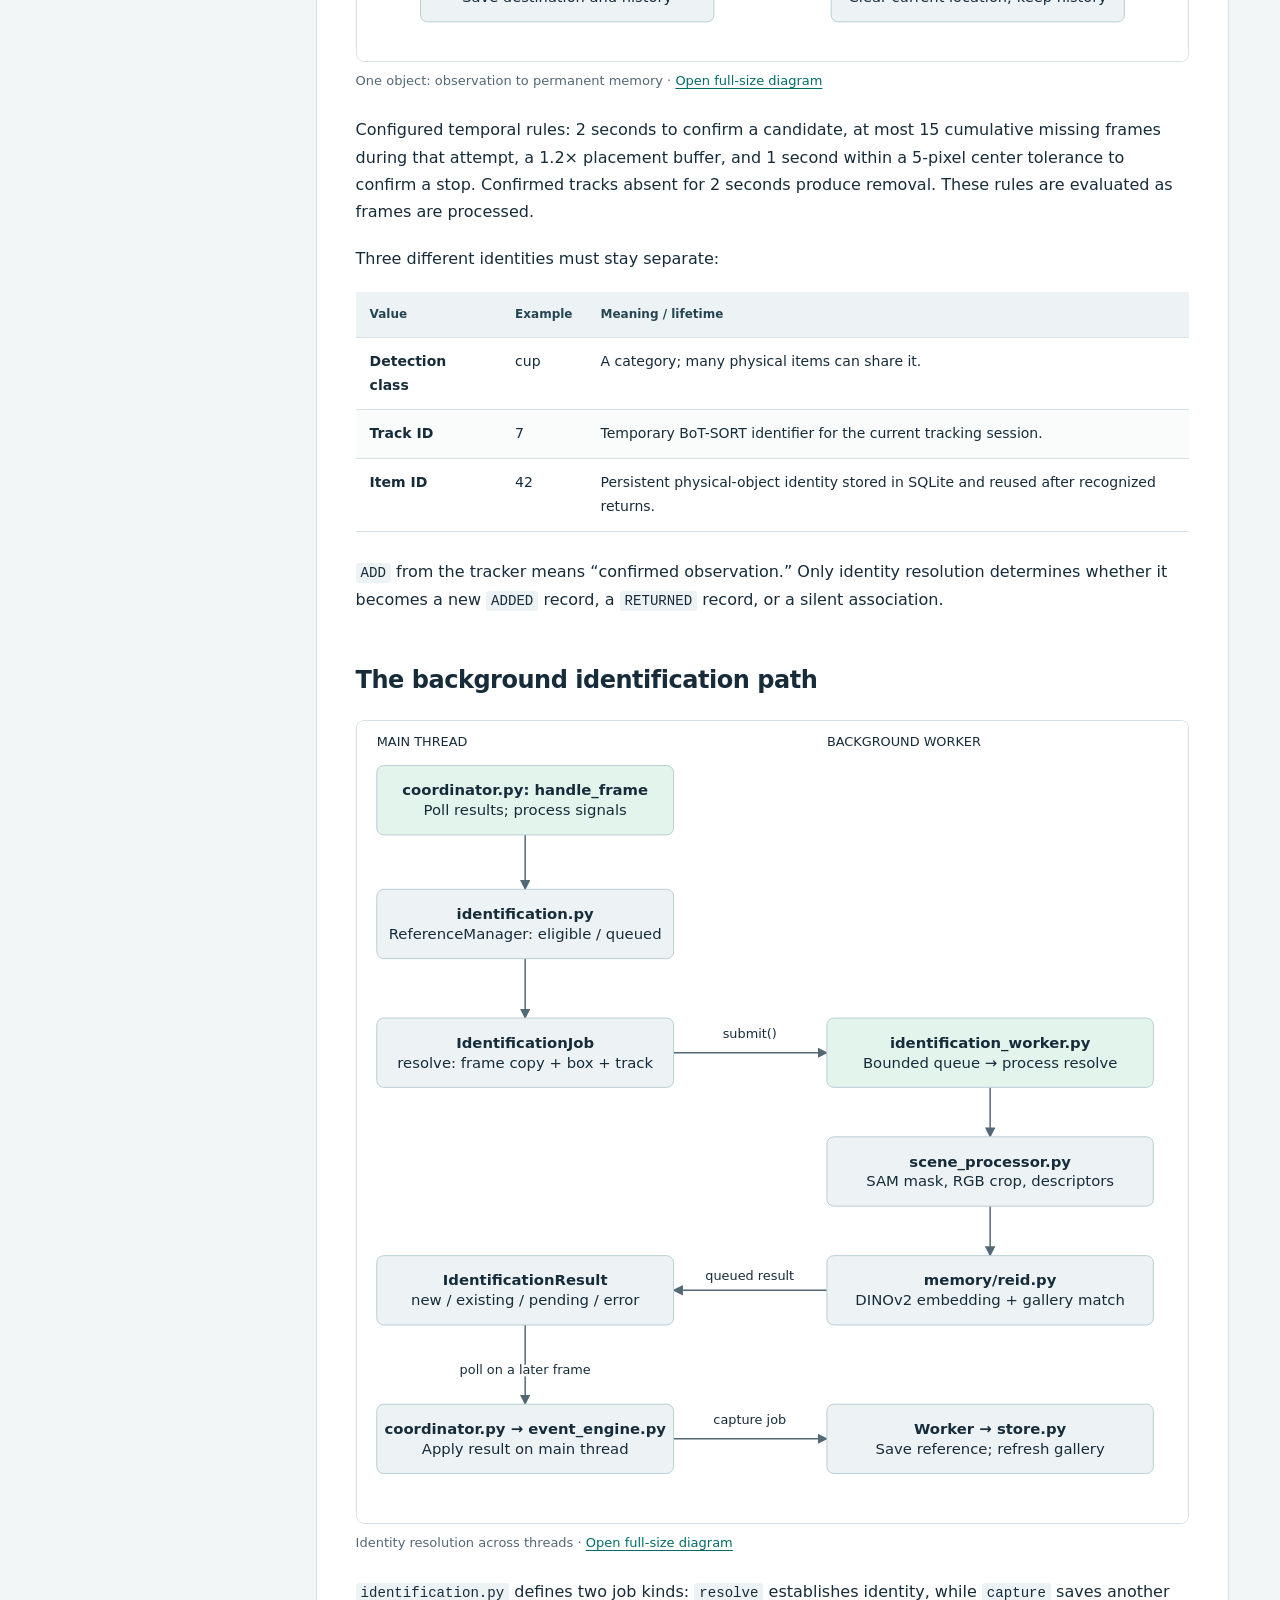
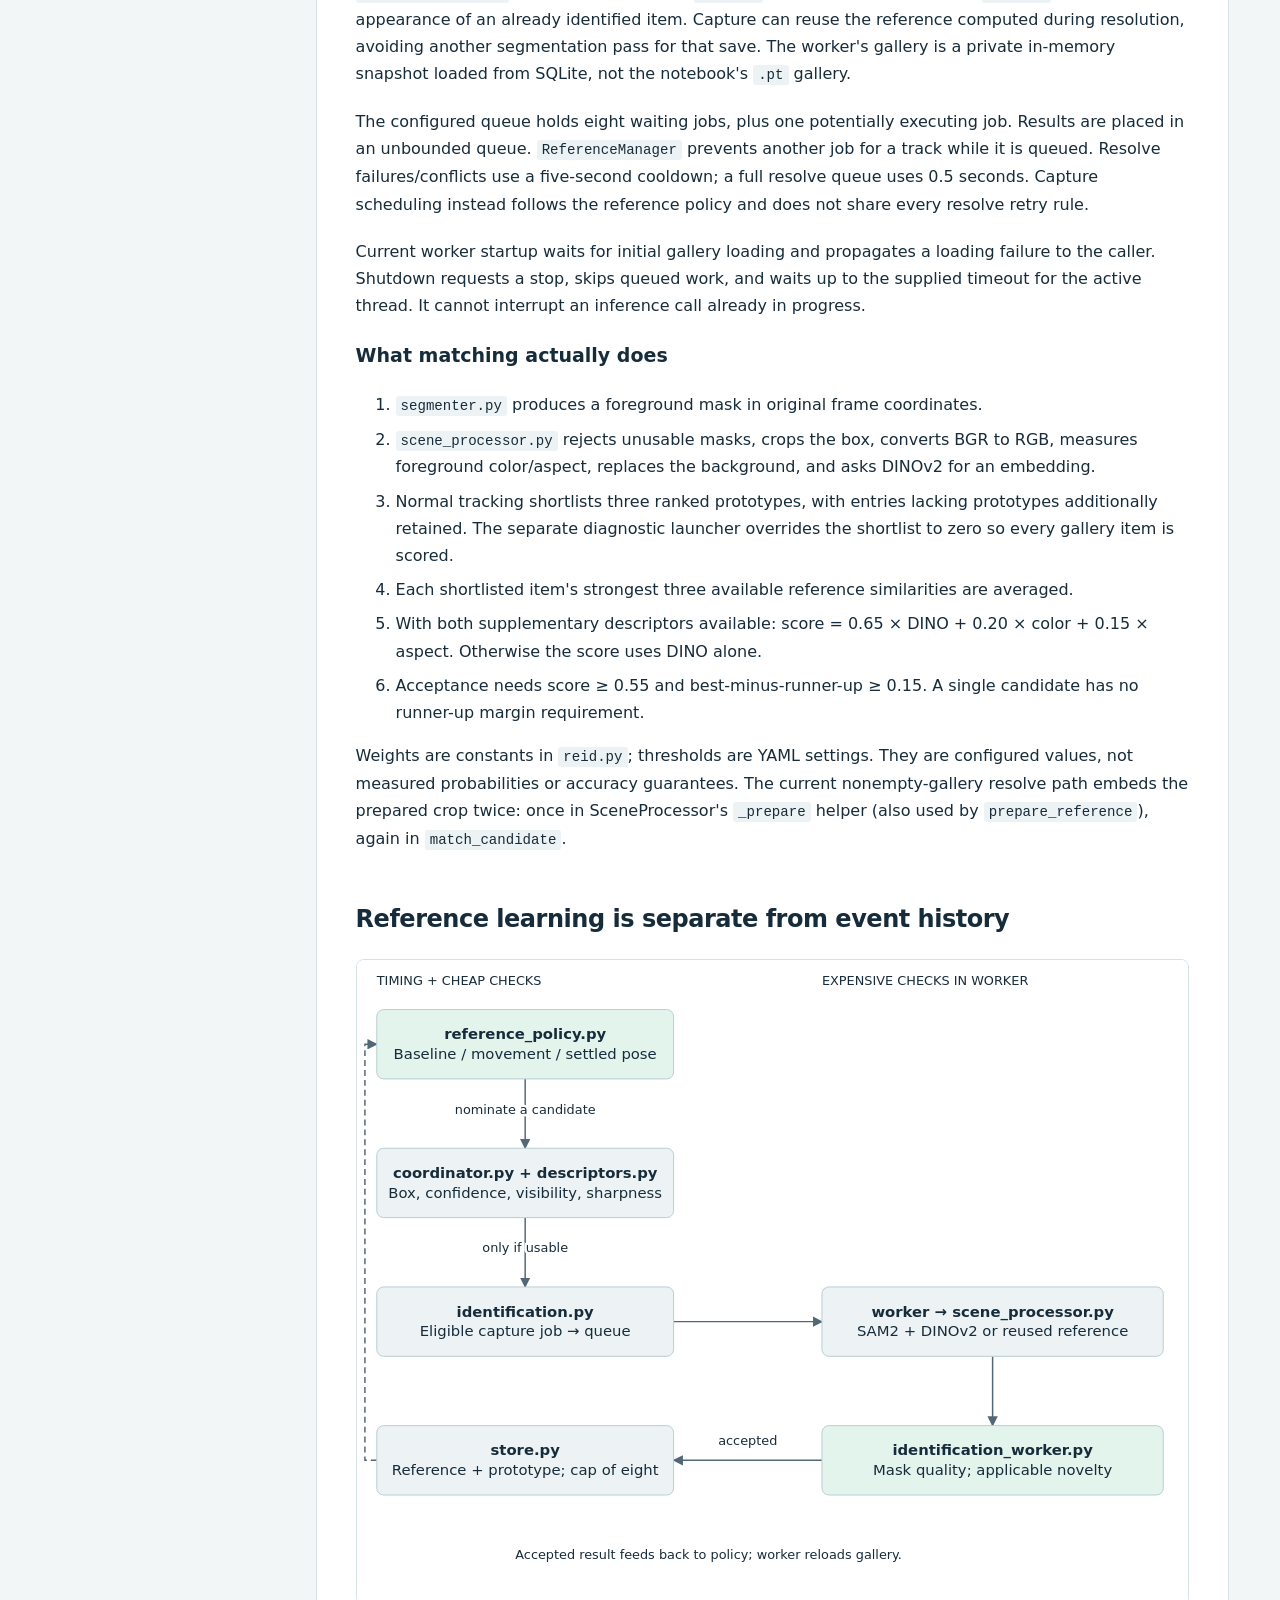
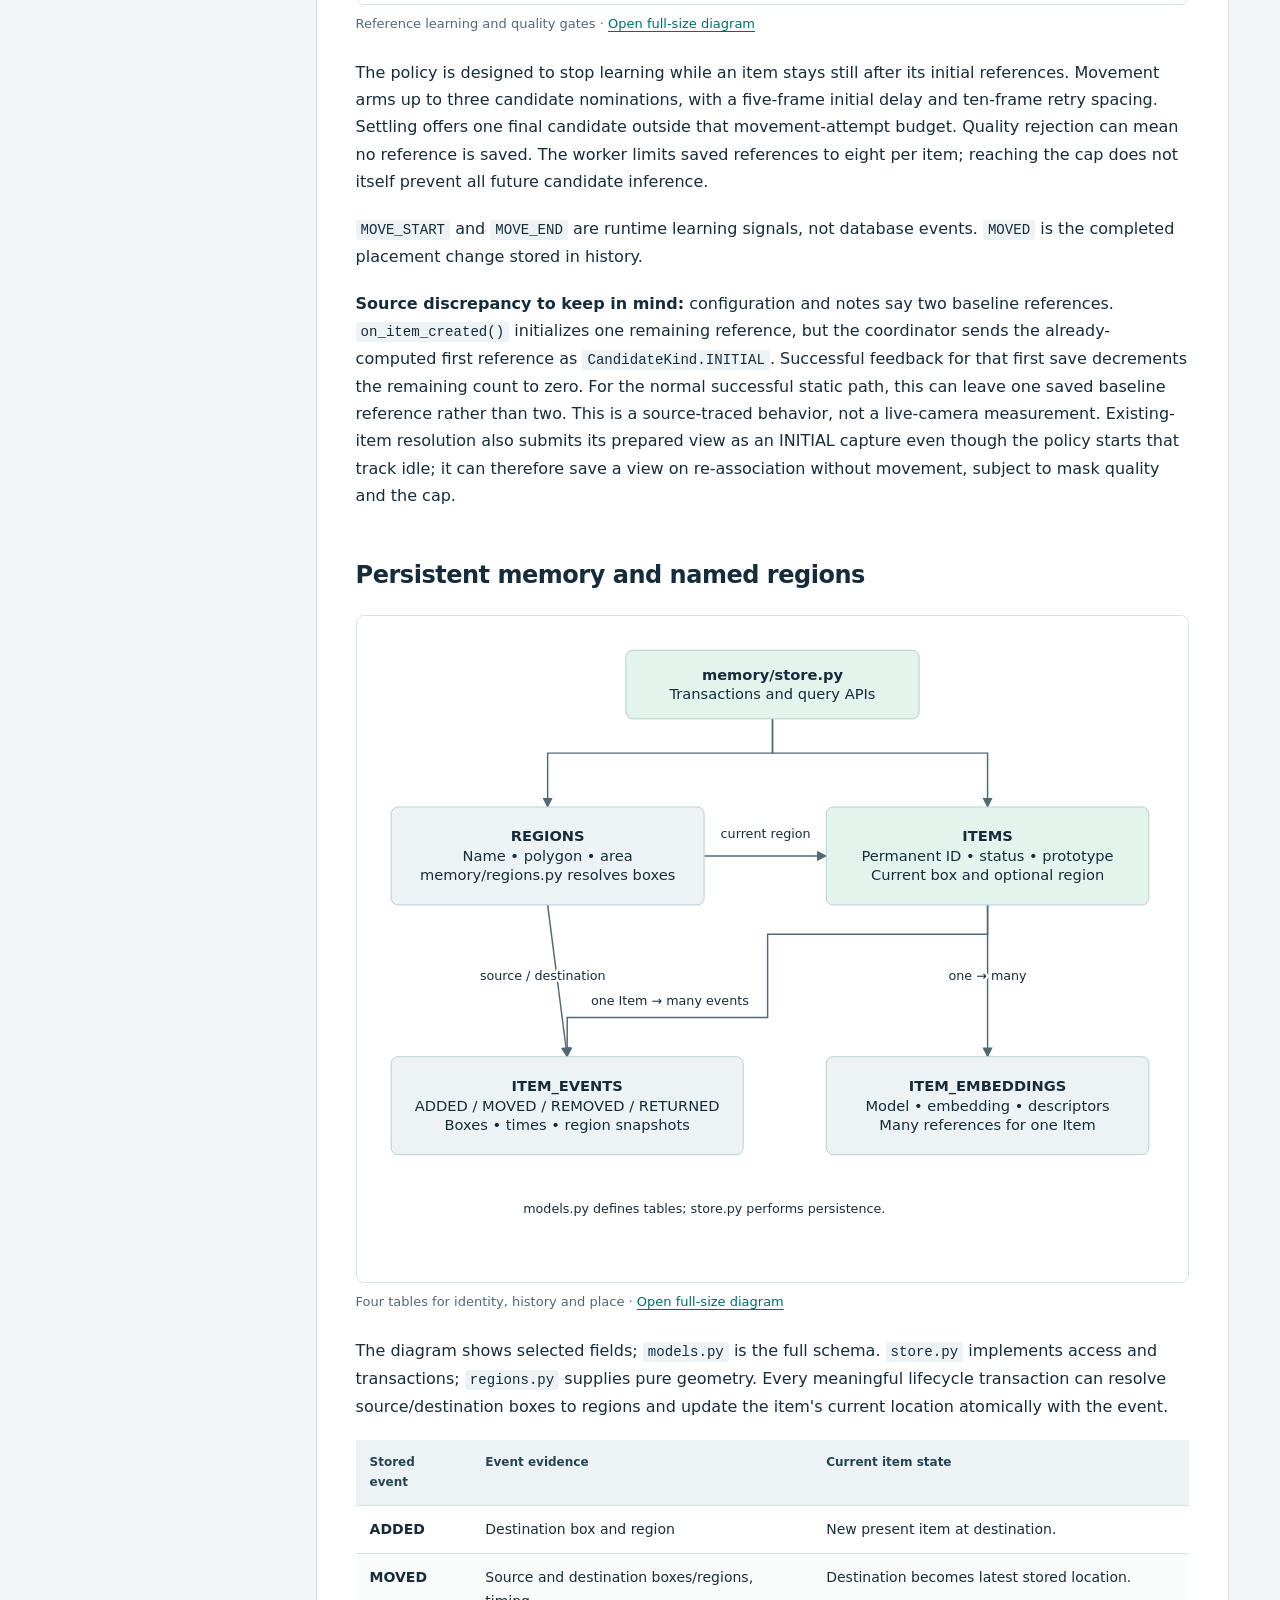
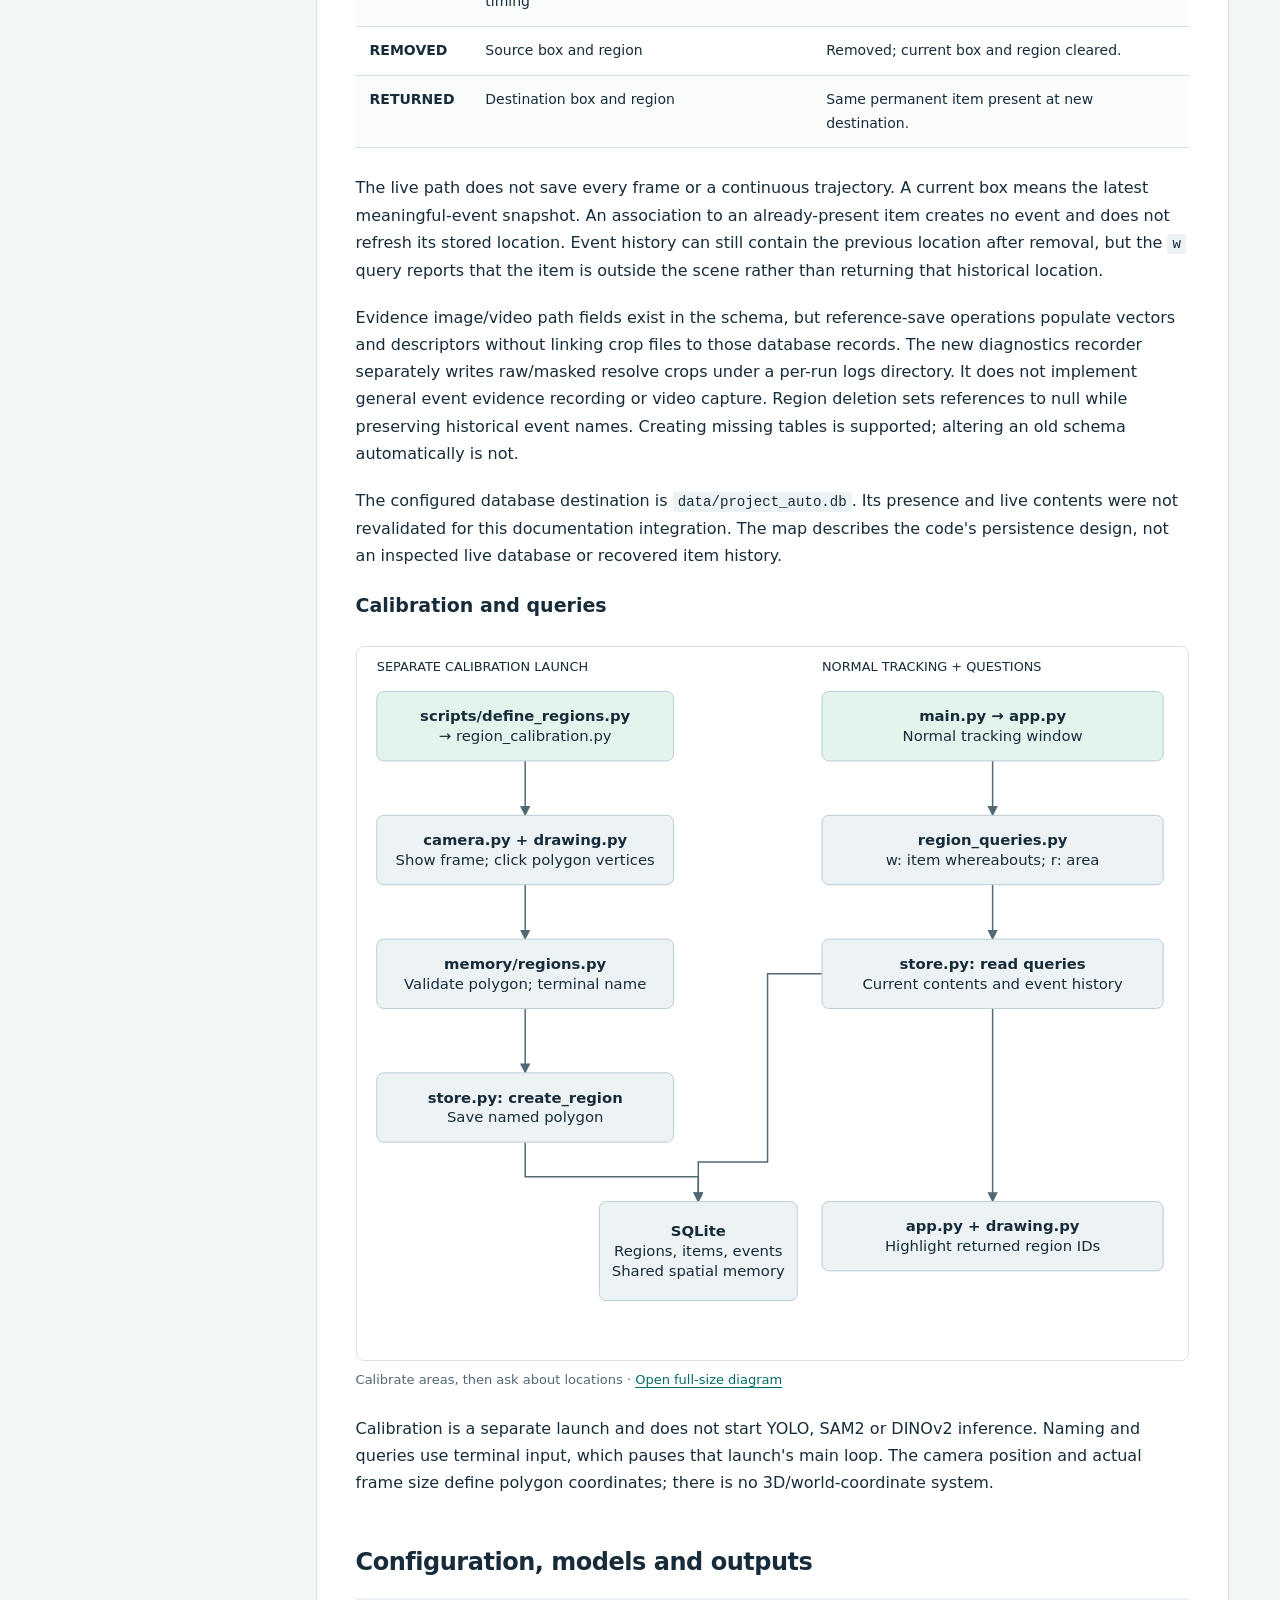
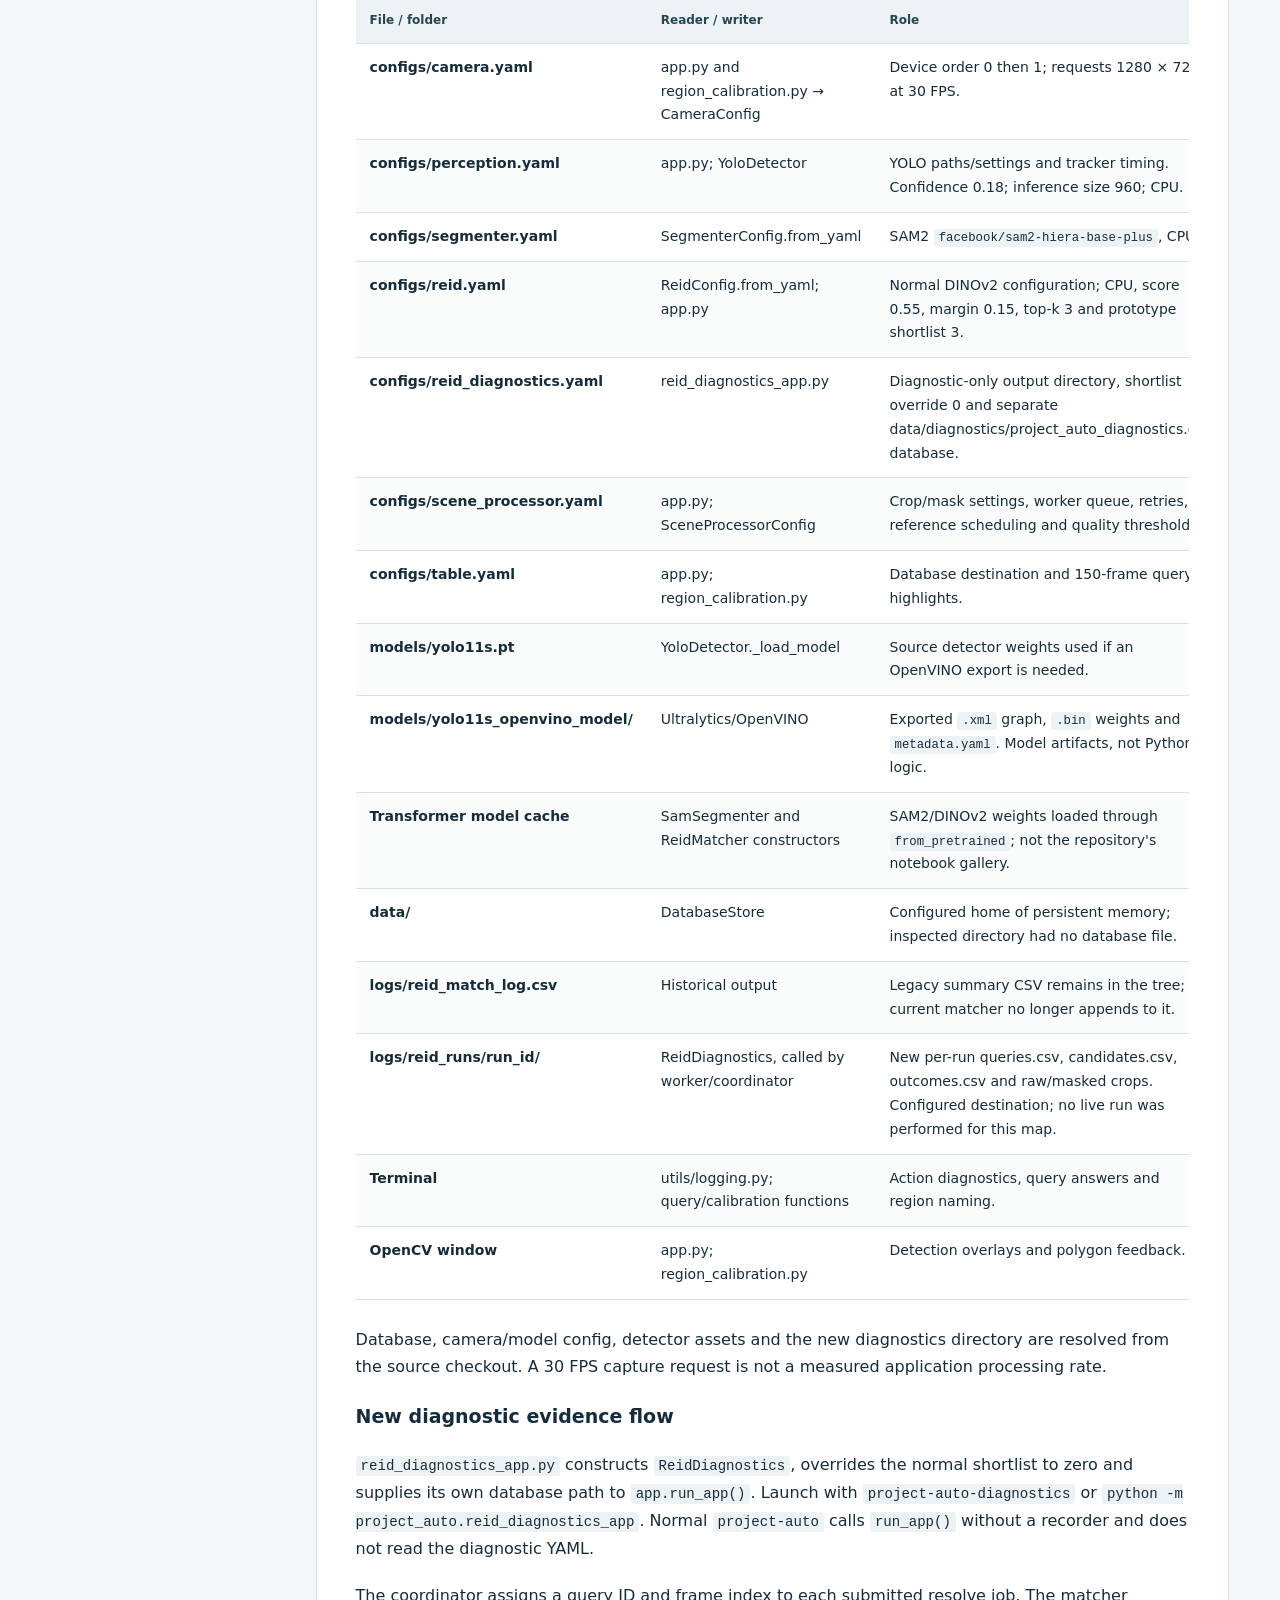
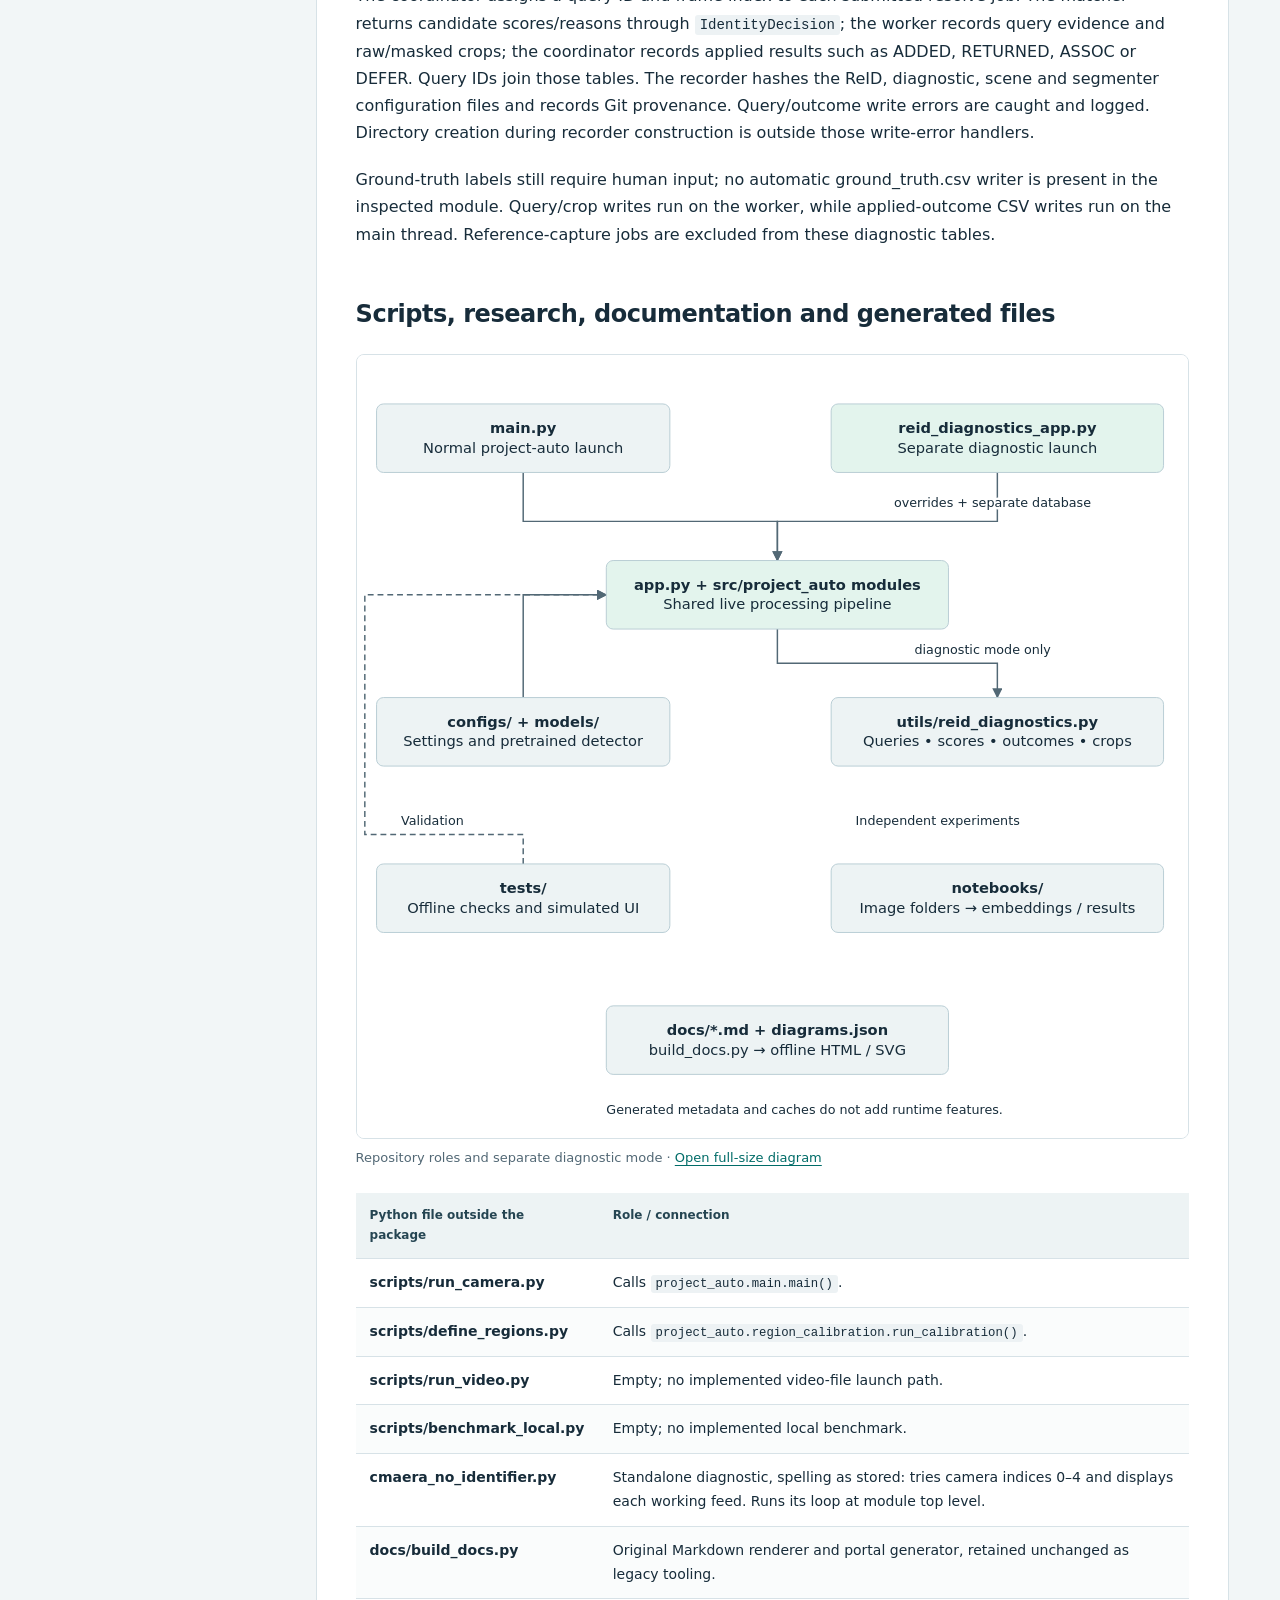
<file: docs/12-project-map.html>
<!doctype html><html lang="en"><head><meta charset="utf-8"><meta name="viewport" content="width=device-width, initial-scale=1"><title>Complete project map | Project AUTO</title><link rel="stylesheet" href="assets/docs.css"><script src="assets/docs.js" defer></script></head><body><a class="skip" href="#main">Skip to content</a><div class="layout"><aside class="sidebar"><a class="brand" href="index.html">PROJECT AUTO</a><div class="eyebrow">Engineering documentation</div><nav aria-label="Documentation"><a href="index.html" >Documentation home</a><a href="01-overview.html" >01 &nbsp; Project overview</a><a href="02-architecture.html" >02 &nbsp; Architecture and runtime flow</a><a href="03-modules.html" >03 &nbsp; Module reference</a><a href="04-stack.html" >04 &nbsp; Technology stack and dependencies</a><a href="05-data.html" >05 &nbsp; Data model and contracts</a><a href="06-configuration.html" >06 &nbsp; Configuration reference</a><a href="07-performance.html" >07 &nbsp; Performance specifications and evidence</a><a href="08-scope.html" >08 &nbsp; Scope, assumptions, and limitations</a><a href="09-operations.html" >09 &nbsp; Setup and operations</a><a href="10-verification.html" >10 &nbsp; Verification and documentation maintenance</a><a href="11-regions.html" >11 &nbsp; Region identification and spatial memory</a><a href="12-project-map.html" aria-current="page">12 &nbsp; Complete project map</a><a href="13-source-index.html" >13 &nbsp; Python and file index</a></nav><div class="meta">Version 0.1.0<br>Source reviewed 26 September 2026<br>Local prototype · CPU inference<br><a href="../README.md">Repository README</a></div></aside><main id="main"><div class="topline"><span>PROJECT AUTO / DOCUMENTATION</span><span>Reviewed 26 September 2026</span></div><div class="toolbar"><a href="12-project-map.md">Markdown source</a><button data-print hidden type="button">Print chapter</button></div><div class="on-page"><strong>On this page</strong><ul><li><a href="#the-overall-system">The overall system</a></li><li><a href="#which-python-file-serves-which-project-function">Which Python file serves which project function?</a></li><li><a href="#follow-one-object-from-camera-to-memory">Follow one object from camera to memory</a></li><li><a href="#the-background-identification-path">The background identification path</a></li><li><a href="#reference-learning-is-separate-from-event-history">Reference learning is separate from event history</a></li><li><a href="#persistent-memory-and-named-regions">Persistent memory and named regions</a></li><li><a href="#configuration-models-and-outputs">Configuration, models and outputs</a></li><li><a href="#scripts-research-documentation-and-generated-files">Scripts, research, documentation and generated files</a></li><li><a href="#tests-mapped-to-behavior">Tests mapped to behavior</a></li><li><a href="#important-distinctions-when-using-this-map">Important distinctions when using this map</a></li><li><a href="#suggested-reading-order">Suggested reading order</a></li></ul></div><article class="content"><h1 id="complete-project-map">Complete project map</h1>
<p>Source reviewed 26 September 2026. This chapter maps the current working tree; source code takes precedence over historical notes.</p>
<p>Project AUTO watches a fixed camera scene, follows detected objects, compares their appearance with remembered objects, and stores meaningful changes in location and presence. Its main application is a local Python program with an OpenCV window, one identification worker thread, and SQLite storage.</p>
<p>This map covers the project-owned Python files: 26 package files, 18 test files, four launch/utility scripts, two documentation tools, and one standalone camera diagnostic. It also covers the six normal application YAML files plus the separate diagnostic configuration, the two research notebooks, and the roles of model, image, result, documentation, and generated files. Installed libraries, compiled caches, and binary model internals are not project source and were not audited. Binary assets were inventoried, not executed. The live camera application and full test suite were not run for this review. The separate diagnostic entry point is included; normal tracking does not enable diagnostic recording.</p>
<p>Read the overview, file map and object lifecycle sections for the overall picture, the subsystem sections for each subsystem, and the linked Python and file index to locate every Python definition. Arrows in the diagrams mean calls or data flow as labeled, rather than merely Python imports.</p>
<h2 id="the-overall-system">The overall system</h2>
<figure class="diagram"><div class="diagram-scroll"><img src="assets/diagrams/overview.svg" alt="Project AUTO: live pipeline" loading="lazy"></div><figcaption>Project AUTO: live pipeline · <a href="assets/diagrams/overview.svg">Open full-size diagram</a></figcaption></figure>
<p>The display and lifecycle decisions run on the main thread. SAM2, DINOv2, gallery matching, and reference writes run on the worker. Lifecycle database writes still happen on the main thread; the whole application is not asynchronous.</p>
<p><code>app.py</code> is the assembly point. <code>coordinator.py</code> is the runtime decision hub. <code>store.py</code> is the persistence hub. These are the three most useful files to understand first.</p>
<h2 id="which-python-file-serves-which-project-function">Which Python file serves which project function?</h2>
<p>Paths in this table are relative to <code>src/project_auto/</code>. The <a href="13-source-index.html">Python and file index</a> supplies source links, definitions, imports and line numbers.</p>
<div class="table-wrap" tabindex="0" role="region" aria-label="Reference table"><table><thead><tr><th scope="col">Project function</th><th scope="col">Python file</th><th scope="col">Main class/function</th><th scope="col">How it fits</th></tr></thead><tbody><tr><td>Start the application</td><td>main.py</td><td>main</td><td>Installed <code>project-auto</code> command delegates to <code>run_app</code>.</td></tr><tr><td>Assemble and run the system</td><td>app.py</td><td>run_app</td><td>Loads settings, constructs collaborators, opens camera, processes frames, draws output, handles keys and cleanup.</td></tr><tr><td>Read images</td><td>capture/camera.py</td><td>CameraConfig; Camera.open/read/close</td><td>Tries configured camera indices, sets capture properties before a confirmation read, owns capture lifetime.</td></tr><tr><td>Detect and assign temporary tracks</td><td>perception/detector.py</td><td>Detection; YoloDetector.detect</td><td>Loads/exports YOLO OpenVINO model, calls Ultralytics BoT-SORT, converts output into class/confidence/box/track ID records.</td></tr><tr><td>Decide whether an object appeared, moved, or disappeared</td><td>perception/tracker.py</td><td>DetectionTracker.update; TrackSignal</td><td>Holds temporary temporal and placement state. Emits signals; does not access SQLite or identity models.</td></tr><tr><td>Coordinate permanent identity</td><td>events/coordinator.py</td><td>IdentityCoordinator.handle_frame</td><td>Submits jobs, applies results, retries poor views, prevents double claims, routes events, and schedules learning.</td></tr><tr><td>Define worker messages and retries</td><td>events/identification.py</td><td>IdentificationJob; IdentificationResult; ReferenceManager</td><td>Carries data between threads and prevents overlapping jobs for one track.</td></tr><tr><td>Decide when to learn another appearance</td><td>events/reference_policy.py</td><td>ReferencePolicy.should_nominate</td><td>Frame-based baseline/movement/settled-pose scheduling and bounded attempt budgets.</td></tr><tr><td>Execute expensive work</td><td>events/identification_worker.py</td><td>IdentificationWorker</td><td>Owns queues, thread, gallery snapshot, resolve/capture execution, reference quality gates, persistence and refresh.</td></tr><tr><td>Prepare a usable object view</td><td>perception/scene_processor.py</td><td>SceneProcessor.prepare_reference/process</td><td>Combines segmentation, masked RGB crop, descriptors and embedding; proposes new/existing/pending identity.</td></tr><tr><td>Separate object pixels from background</td><td>perception/segmenter.py</td><td>SamSegmenter.segment</td><td>Box-prompted SAM2; selects a nonempty mask with the best score; True means foreground to retain.</td></tr><tr><td>Measure visual properties</td><td>perception/descriptors.py</td><td>aspect_ratio; hsv_histogram; sharpness; similarity/geometry helpers</td><td>Shared pure measurements for matching and cheap quality gates. No identity decisions or writes.</td></tr><tr><td>Recognize a remembered object</td><td>memory/reid.py</td><td>ReidMatcher.create_embedding/match_candidate</td><td>DINOv2 embeddings, prototype shortlist, top-k reference comparison, weighted color/aspect scoring and decision logging.</td></tr><tr><td>Turn identity/lifecycle decisions into stored changes</td><td>events/event_engine.py</td><td>EventEngine.process_signal/process_return</td><td>Owns session track-to-item bindings, validates event inputs, invokes atomic store operations.</td></tr><tr><td>Translate event meaning</td><td>memory/state_machine.py</td><td>decide_track_signal; decide_return_signal</td><td>Pure mappings to <code>StateDecision(status, event_type)</code>. It does not recognize objects.</td></tr><tr><td>Describe persistent records</td><td>memory/models.py</td><td>Item; ItemEmbedding; ItemEvent; Region</td><td>SQLAlchemy table schemas, enums, indexes and relationships.</td></tr><tr><td>Read and write memory</td><td>memory/store.py</td><td>DatabaseStore</td><td>Creates missing tables, owns sessions, stores events/references/prototypes, resolves event locations, answers queries.</td></tr><tr><td>Work out which named area contains an object</td><td>memory/regions.py</td><td>validate_polygon; resolve_region</td><td>Pure pixel geometry; resolves bounding-box centroid, choosing smallest containing polygon then lowest ID.</td></tr><tr><td>Define named areas</td><td>region_calibration.py</td><td>run_calibration</td><td>Separate camera tool: click vertices, validate polygon, name it in terminal, save via store.</td></tr><tr><td>Ask about objects and areas</td><td>region_queries.py</td><td>query_regions</td><td><code>w</code>: ID/exact-name lookup. <code>r</code>: contents, activity and historical associations. Returns highlight IDs.</td></tr><tr><td>Draw visual feedback</td><td>utils/drawing.py</td><td>draw_detections; draw_regions</td><td>Annotates frame copies with class/confidence boxes or named polygons.</td></tr><tr><td>Explain runtime actions in terminal</td><td>utils/logging.py</td><td>Category; log_action</td><td>Prints action categories such as MATCH, NEW, EVENT, DEFER and CAPTURE. Worker also uses standard logging for exceptions/timing.</td></tr><tr><td>Collect evidence for identity calibration</td><td>utils/reid_diagnostics.py</td><td>ReidDiagnostics; QueryRecord; CandidateRecord</td><td>Records per-run queries, ranked candidate scores, raw/masked crops and applied outcomes linked by query ID.</td></tr><tr><td>Run an isolated identity experiment</td><td>reid_diagnostics_app.py</td><td>run_diagnostics; main</td><td>Loads diagnostic settings, overrides the shortlist, supplies a separate database and recorder to run_app.</td></tr><tr><td>Package initialization</td><td>__init__.py</td><td>None</td><td>Empty package marker.</td></tr><tr><td>Dedicated viewer</td><td>display/viewer.py</td><td>None</td><td>Empty placeholder. Actual window handling is in <code>app.py</code>.</td></tr></tbody></table></div>
<h2 id="follow-one-object-from-camera-to-memory">Follow one object from camera to memory</h2>
<figure class="diagram"><div class="diagram-scroll"><img src="assets/diagrams/lifecycle.svg" alt="One object: observation to permanent memory" loading="lazy"></div><figcaption>One object: observation to permanent memory · <a href="assets/diagrams/lifecycle.svg">Open full-size diagram</a></figcaption></figure>
<p>Configured temporal rules: 2 seconds to confirm a candidate, at most 15 cumulative missing frames during that attempt, a 1.2× placement buffer, and 1 second within a 5-pixel center tolerance to confirm a stop. Confirmed tracks absent for 2 seconds produce removal. These rules are evaluated as frames are processed.</p>
<p>Three different identities must stay separate:</p>
<div class="table-wrap" tabindex="0" role="region" aria-label="Reference table"><table><thead><tr><th scope="col">Value</th><th scope="col">Example</th><th scope="col">Meaning / lifetime</th></tr></thead><tbody><tr><td>Detection class</td><td>cup</td><td>A category; many physical items can share it.</td></tr><tr><td>Track ID</td><td>7</td><td>Temporary BoT-SORT identifier for the current tracking session.</td></tr><tr><td>Item ID</td><td>42</td><td>Persistent physical-object identity stored in SQLite and reused after recognized returns.</td></tr></tbody></table></div>
<p><code>ADD</code> from the tracker means “confirmed observation.” Only identity resolution determines whether it becomes a new <code>ADDED</code> record, a <code>RETURNED</code> record, or a silent association.</p>
<h2 id="the-background-identification-path">The background identification path</h2>
<figure class="diagram"><div class="diagram-scroll"><img src="assets/diagrams/worker.svg" alt="Identity resolution across threads" loading="lazy"></div><figcaption>Identity resolution across threads · <a href="assets/diagrams/worker.svg">Open full-size diagram</a></figcaption></figure>
<p><code>identification.py</code> defines two job kinds: <code>resolve</code> establishes identity, while <code>capture</code> saves another appearance of an already identified item. Capture can reuse the reference computed during resolution, avoiding another segmentation pass for that save. The worker's gallery is a private in-memory snapshot loaded from SQLite, not the notebook's <code>.pt</code> gallery.</p>
<p>The configured queue holds eight waiting jobs, plus one potentially executing job. Results are placed in an unbounded queue. <code>ReferenceManager</code> prevents another job for a track while it is queued. Resolve failures/conflicts use a five-second cooldown; a full resolve queue uses 0.5 seconds. Capture scheduling instead follows the reference policy and does not share every resolve retry rule.</p>
<p>Current worker startup waits for initial gallery loading and propagates a loading failure to the caller. Shutdown requests a stop, skips queued work, and waits up to the supplied timeout for the active thread. It cannot interrupt an inference call already in progress.</p>
<h3 id="what-matching-actually-does">What matching actually does</h3>
<ol><li><code>segmenter.py</code> produces a foreground mask in original frame coordinates.</li><li><code>scene_processor.py</code> rejects unusable masks, crops the box, converts BGR to RGB, measures foreground color/aspect, replaces the background, and asks DINOv2 for an embedding.</li><li>Normal tracking shortlists three ranked prototypes, with entries lacking prototypes additionally retained. The separate diagnostic launcher overrides the shortlist to zero so every gallery item is scored.</li><li>Each shortlisted item's strongest three available reference similarities are averaged.</li><li>With both supplementary descriptors available: score = 0.65 × DINO + 0.20 × color + 0.15 × aspect. Otherwise the score uses DINO alone.</li><li>Acceptance needs score ≥ 0.55 and best-minus-runner-up ≥ 0.15. A single candidate has no runner-up margin requirement.</li></ol>
<p>Weights are constants in <code>reid.py</code>; thresholds are YAML settings. They are configured values, not measured probabilities or accuracy guarantees. The current nonempty-gallery resolve path embeds the prepared crop twice: once in SceneProcessor's <code>_prepare</code> helper (also used by <code>prepare_reference</code>), again in <code>match_candidate</code>.</p>
<h2 id="reference-learning-is-separate-from-event-history">Reference learning is separate from event history</h2>
<figure class="diagram"><div class="diagram-scroll"><img src="assets/diagrams/references.svg" alt="Reference learning and quality gates" loading="lazy"></div><figcaption>Reference learning and quality gates · <a href="assets/diagrams/references.svg">Open full-size diagram</a></figcaption></figure>
<p>The policy is designed to stop learning while an item stays still after its initial references. Movement arms up to three candidate nominations, with a five-frame initial delay and ten-frame retry spacing. Settling offers one final candidate outside that movement-attempt budget. Quality rejection can mean no reference is saved. The worker limits saved references to eight per item; reaching the cap does not itself prevent all future candidate inference.</p>
<p><code>MOVE_START</code> and <code>MOVE_END</code> are runtime learning signals, not database events. <code>MOVED</code> is the completed placement change stored in history.</p>
<p><strong>Source discrepancy to keep in mind:</strong> configuration and notes say two baseline references. <code>on_item_created()</code> initializes one remaining reference, but the coordinator sends the already-computed first reference as <code>CandidateKind.INITIAL</code>. Successful feedback for that first save decrements the remaining count to zero. For the normal successful static path, this can leave one saved baseline reference rather than two. This is a source-traced behavior, not a live-camera measurement. Existing-item resolution also submits its prepared view as an INITIAL capture even though the policy starts that track idle; it can therefore save a view on re-association without movement, subject to mask quality and the cap.</p>
<h2 id="persistent-memory-and-named-regions">Persistent memory and named regions</h2>
<figure class="diagram"><div class="diagram-scroll"><img src="assets/diagrams/memory.svg" alt="Four tables for identity, history and place" loading="lazy"></div><figcaption>Four tables for identity, history and place · <a href="assets/diagrams/memory.svg">Open full-size diagram</a></figcaption></figure>
<p>The diagram shows selected fields; <code>models.py</code> is the full schema. <code>store.py</code> implements access and transactions; <code>regions.py</code> supplies pure geometry. Every meaningful lifecycle transaction can resolve source/destination boxes to regions and update the item's current location atomically with the event.</p>
<div class="table-wrap" tabindex="0" role="region" aria-label="Reference table"><table><thead><tr><th scope="col">Stored event</th><th scope="col">Event evidence</th><th scope="col">Current item state</th></tr></thead><tbody><tr><td>ADDED</td><td>Destination box and region</td><td>New present item at destination.</td></tr><tr><td>MOVED</td><td>Source and destination boxes/regions, timing</td><td>Destination becomes latest stored location.</td></tr><tr><td>REMOVED</td><td>Source box and region</td><td>Removed; current box and region cleared.</td></tr><tr><td>RETURNED</td><td>Destination box and region</td><td>Same permanent item present at new destination.</td></tr></tbody></table></div>
<p>The live path does not save every frame or a continuous trajectory. A current box means the latest meaningful-event snapshot. An association to an already-present item creates no event and does not refresh its stored location. Event history can still contain the previous location after removal, but the <code>w</code> query reports that the item is outside the scene rather than returning that historical location.</p>
<p>Evidence image/video path fields exist in the schema, but reference-save operations populate vectors and descriptors without linking crop files to those database records. The new diagnostics recorder separately writes raw/masked resolve crops under a per-run logs directory. It does not implement general event evidence recording or video capture. Region deletion sets references to null while preserving historical event names. Creating missing tables is supported; altering an old schema automatically is not.</p>
<p>The configured database destination is <code>data/project_auto.db</code>. Its presence and live contents were not revalidated for this documentation integration. The map describes the code's persistence design, not an inspected live database or recovered item history.</p>
<h3 id="calibration-and-queries">Calibration and queries</h3>
<figure class="diagram"><div class="diagram-scroll"><img src="assets/diagrams/regions.svg" alt="Calibrate areas, then ask about locations" loading="lazy"></div><figcaption>Calibrate areas, then ask about locations · <a href="assets/diagrams/regions.svg">Open full-size diagram</a></figcaption></figure>
<p>Calibration is a separate launch and does not start YOLO, SAM2 or DINOv2 inference. Naming and queries use terminal input, which pauses that launch's main loop. The camera position and actual frame size define polygon coordinates; there is no 3D/world-coordinate system.</p>
<h2 id="configuration-models-and-outputs">Configuration, models and outputs</h2>
<div class="table-wrap" tabindex="0" role="region" aria-label="Reference table"><table><thead><tr><th scope="col">File / folder</th><th scope="col">Reader / writer</th><th scope="col">Role</th></tr></thead><tbody><tr><td>configs/camera.yaml</td><td>app.py and region_calibration.py → CameraConfig</td><td>Device order 0 then 1; requests 1280 × 720 at 30 FPS.</td></tr><tr><td>configs/perception.yaml</td><td>app.py; YoloDetector</td><td>YOLO paths/settings and tracker timing. Confidence 0.18; inference size 960; CPU.</td></tr><tr><td>configs/segmenter.yaml</td><td>SegmenterConfig.from_yaml</td><td>SAM2 <code>facebook/sam2-hiera-base-plus</code>, CPU.</td></tr><tr><td>configs/reid.yaml</td><td>ReidConfig.from_yaml; app.py</td><td>Normal DINOv2 configuration; CPU, score 0.55, margin 0.15, top-k 3 and prototype shortlist 3.</td></tr><tr><td>configs/reid_diagnostics.yaml</td><td>reid_diagnostics_app.py</td><td>Diagnostic-only output directory, shortlist override 0 and separate data/diagnostics/project_auto_diagnostics.db database.</td></tr><tr><td>configs/scene_processor.yaml</td><td>app.py; SceneProcessorConfig</td><td>Crop/mask settings, worker queue, retries, reference scheduling and quality thresholds.</td></tr><tr><td>configs/table.yaml</td><td>app.py; region_calibration.py</td><td>Database destination and 150-frame query highlights.</td></tr><tr><td>models/yolo11s.pt</td><td>YoloDetector._load_model</td><td>Source detector weights used if an OpenVINO export is needed.</td></tr><tr><td>models/yolo11s_openvino_model/</td><td>Ultralytics/OpenVINO</td><td>Exported <code>.xml</code> graph, <code>.bin</code> weights and <code>metadata.yaml</code>. Model artifacts, not Python logic.</td></tr><tr><td>Transformer model cache</td><td>SamSegmenter and ReidMatcher constructors</td><td>SAM2/DINOv2 weights loaded through <code>from_pretrained</code>; not the repository's notebook gallery.</td></tr><tr><td>data/</td><td>DatabaseStore</td><td>Configured home of persistent memory; inspected directory had no database file.</td></tr><tr><td>logs/reid_match_log.csv</td><td>Historical output</td><td>Legacy summary CSV remains in the tree; current matcher no longer appends to it.</td></tr><tr><td>logs/reid_runs/run_id/</td><td>ReidDiagnostics, called by worker/coordinator</td><td>New per-run queries.csv, candidates.csv, outcomes.csv and raw/masked crops. Configured destination; no live run was performed for this map.</td></tr><tr><td>Terminal</td><td>utils/logging.py; query/calibration functions</td><td>Action diagnostics, query answers and region naming.</td></tr><tr><td>OpenCV window</td><td>app.py; region_calibration.py</td><td>Detection overlays and polygon feedback.</td></tr></tbody></table></div>
<p>Database, camera/model config, detector assets and the new diagnostics directory are resolved from the source checkout. A 30 FPS capture request is not a measured application processing rate.</p>
<h3 id="new-diagnostic-evidence-flow">New diagnostic evidence flow</h3>
<p><code>reid_diagnostics_app.py</code> constructs <code>ReidDiagnostics</code>, overrides the normal shortlist to zero and supplies its own database path to <code>app.run_app()</code>. Launch with <code>project-auto-diagnostics</code> or <code>python -m project_auto.reid_diagnostics_app</code>. Normal <code>project-auto</code> calls <code>run_app()</code> without a recorder and does not read the diagnostic YAML.</p>
<p>The coordinator assigns a query ID and frame index to each submitted resolve job. The matcher returns candidate scores/reasons through <code>IdentityDecision</code>; the worker records query evidence and raw/masked crops; the coordinator records applied results such as ADDED, RETURNED, ASSOC or DEFER. Query IDs join those tables. The recorder hashes the ReID, diagnostic, scene and segmenter configuration files and records Git provenance. Query/outcome write errors are caught and logged. Directory creation during recorder construction is outside those write-error handlers.</p>
<p>Ground-truth labels still require human input; no automatic ground_truth.csv writer is present in the inspected module. Query/crop writes run on the worker, while applied-outcome CSV writes run on the main thread. Reference-capture jobs are excluded from these diagnostic tables.</p>
<h2 id="scripts-research-documentation-and-generated-files">Scripts, research, documentation and generated files</h2>
<figure class="diagram"><div class="diagram-scroll"><img src="assets/diagrams/repository.svg" alt="Repository roles and separate diagnostic mode" loading="lazy"></div><figcaption>Repository roles and separate diagnostic mode · <a href="assets/diagrams/repository.svg">Open full-size diagram</a></figcaption></figure>
<div class="table-wrap" tabindex="0" role="region" aria-label="Reference table"><table><thead><tr><th scope="col">Python file outside the package</th><th scope="col">Role / connection</th></tr></thead><tbody><tr><td>scripts/run_camera.py</td><td>Calls <code>project_auto.main.main()</code>.</td></tr><tr><td>scripts/define_regions.py</td><td>Calls <code>project_auto.region_calibration.run_calibration()</code>.</td></tr><tr><td>scripts/run_video.py</td><td>Empty; no implemented video-file launch path.</td></tr><tr><td>scripts/benchmark_local.py</td><td>Empty; no implemented local benchmark.</td></tr><tr><td>cmaera_no_identifier.py</td><td>Standalone diagnostic, spelling as stored: tries camera indices 0–4 and displays each working feed. Runs its loop at module top level.</td></tr><tr><td>docs/build_docs.py</td><td>Original Markdown renderer and portal generator, retained unchanged as legacy tooling.</td></tr><tr><td>docs/build_docs.mjs</td><td>Current portal builder: renders chapters and SVG diagrams and reads Python syntax for the full source index. Shared CSS/JS live in docs/assets.</td></tr><tr><td>docs/check_docs.py</td><td>Parses generated pages; checks local links, anchors, titles, main landmark and chapter coverage.</td></tr></tbody></table></div>
<p>The two notebooks are <code>notebooks/ProjectAUTO_ReID_corrected (2).ipynb</code> and <code>notebooks/ReID_Tuning/ProjectAUTO_ReID_corrected.ipynb</code>. Their code differs by the first notebook's Colab drive-mount setup; the remaining code is the same. They use YOLOv8n, SAM2 tiny and DINOv2 for a separate folder-based experiment, rather than the live application's YOLO11s and SAM2 base-plus configuration.</p>
<p>Notebook flow: <code>get_image_paths</code> → <code>detect_object</code> / <code>_crop_image_with_bbox</code> → <code>apply_sam_mask</code> → <code>create_embedding</code> → <code>build_reference_gallery</code> / <code>compare_query</code> → <code>show_query_match</code> → CSVs and match figures. The research images include mugs, a book, headphones and unknown queries. There are 76 JPG and 12 PNG assets under the inspected research directories. Notebook output is not automatically imported into SQLite.</p>
<p>The notebooks' current <code>apply_sam_mask</code> assigns background color at True foreground positions, despite the surrounding comment saying to replace False positions. The live <code>segmenter.py</code> / <code>scene_processor.py</code> path retains True foreground correctly. The notebooks should therefore not be treated as interchangeable with current live preprocessing. Saved CSV variants also differ in whether they contain top-k columns; no new accuracy claim is inferred from them.</p>
<p>Other supporting files:</p>
<div class="table-wrap" tabindex="0" role="region" aria-label="Reference table"><table><thead><tr><th scope="col">Path</th><th scope="col">Purpose</th></tr></thead><tbody><tr><td>README.md</td><td>Project overview and launch instructions.</td></tr><tr><td>pyproject.toml</td><td>Python &gt;=3.10,&lt;3.14; package dependencies; <code>project-auto = project_auto.main:main</code>; test discovery source path and Ruff settings.</td></tr><tr><td>.env.example</td><td>Empty placeholder; no active settings defined there.</td></tr><tr><td>.gitignore</td><td>Currently ignores <code>data/recordings/</code>; this does not imply recording is implemented.</td></tr><tr><td>src/project_auto/AGENTS.md</td><td>Contributor/agent guidance; reviewed as project context, not a request to implement its backlog.</td></tr><tr><td>src/project_auto/PROJECT_CONTEXT.md</td><td>Compact architecture handoff; some details lag current worker code.</td></tr><tr><td>src/project_auto/TASKS.md</td><td>Current priorities and historical implementation notes; old milestones are not current runtime truth.</td></tr><tr><td>docs/01–11 numbered Markdown chapters</td><td>Maintained overview, architecture, modules, stack, data, config, performance, scope, operations, verification and regions.</td></tr><tr><td>docs/*.html; docs/assets/docs.css and docs.js</td><td>Generated offline documentation portal; not the application UI.</td></tr><tr><td>docs/regions.md</td><td>Compatibility pointer to the maintained region chapter.</td></tr><tr><td>docs/manual_schema_update.sql</td><td>One-time SQL for a previously inspected old schema; not invoked by normal startup.</td></tr><tr><td>models/README.md</td><td>Explains generated/downloaded detector assets.</td></tr><tr><td>src/project_auto.egg-info/</td><td>Generated package metadata: dependencies, entry point, file list, package description.</td></tr><tr><td>src/project_auto_live_tracking.egg-info/</td><td>Older generated package metadata; <code>pyproject.toml</code> is authoritative for current packaging.</td></tr><tr><td>.venv/</td><td>Installed Python environment and third-party libraries, not project-owned source.</td></tr><tr><td>__pycache__/; .pytest_cache/</td><td>Generated bytecode/test caches; do not add application functionality.</td></tr><tr><td>.git/</td><td>Version history and working-tree metadata.</td></tr></tbody></table></div>
<h2 id="tests-mapped-to-behavior">Tests mapped to behavior</h2>
<div class="table-wrap" tabindex="0" role="region" aria-label="Reference table"><table><thead><tr><th scope="col">Test file</th><th scope="col">What it exercises</th></tr></thead><tbody><tr><td>test_camera.py</td><td>Device order/fallback, property-before-read ordering, open/close behavior.</td></tr><tr><td>test_detector.py</td><td>Conversion of mocked detector output into a structured Detection.</td></tr><tr><td>test_tracker.py</td><td>Confirmation, dropout tolerance, removal, movement start/stop and timing validation.</td></tr><tr><td>test_state_machine.py</td><td>MOVED/RETURNED status decisions and required permanent identity.</td></tr><tr><td>test_event_engine.py</td><td>Item/event creation, binding conflicts, released bindings, recognized returns and silent associations.</td></tr><tr><td>test_identification.py</td><td>Job deduplication, cooldowns, eligibility and forgetting retired tracks.</td></tr><tr><td>test_identification_worker.py</td><td>Job/result mapping, queue capacity, startup failure propagation, startup readiness, shutdown and precomputed-reference saves.</td></tr><tr><td>test_coordinator.py</td><td>Fake-worker integration with real in-memory store: resolve/retry/result application, claim protection, movement routing and reference nomination.</td></tr><tr><td>test_reference_policy.py</td><td>Baseline/idle/movement states, delays, attempt budgets, final settled candidate.</td></tr><tr><td>test_scene_processor.py</td><td>Mocked segmentation/matching, retained foreground/RGB conversion, pending/new/existing results.</td></tr><tr><td>test_reid.py</td><td>Synthetic embedding similarity, top-k, acceptance threshold and prototype shortlisting.</td></tr><tr><td>test_reid_diagnostics_app.py</td><td>Separate launcher settings, recorder construction and run_app overrides.</td></tr><tr><td>test_reid_diagnostics.py</td><td>Per-run directories, query IDs, CSV headers/ranking, raw/masked crop files, outcome joins and handled write failures.</td></tr><tr><td>test_descriptors.py</td><td>Box clipping/visibility and sharpness; does not establish full color/aspect match accuracy.</td></tr><tr><td>test_memory_database.py</td><td>Tables/relationships/enums, persistence/status/history, embedding counts/caps and gallery prototypes.</td></tr><tr><td>test_regions.py</td><td>Polygon validation/area/containment, centroid resolution, overlap ties and normalized box area.</td></tr><tr><td>test_region_memory.py</td><td>Spatial lifecycle, atomic rollback, deletion snapshots, legacy fallback and read-only queries.</td></tr><tr><td>test_region_ui.py</td><td>Frame-copy drawing, console queries and simulated calibration clicks/undo/save.</td></tr></tbody></table></div>
<p>These are offline tests with fakes, synthetic data and isolated databases. Historical notes report 200 passing tests; that is not a fresh result from this review, and additional diagnostic tests are now present. New cases also check matcher candidate/reason reporting, whole-gallery scoring, message query IDs and coordinator outcome recording. There is no dedicated <code>test_segmenter.py</code>, and inspected tests do not establish physical-camera accuracy or calibrated matching thresholds. In particular, the worker test file does not comprehensively exercise the newer quality/novelty gates merely because documentation says that it does.</p>
<h2 id="important-distinctions-when-using-this-map">Important distinctions when using this map</h2>
<div class="table-wrap" tabindex="0" role="region" aria-label="Reference table"><table><thead><tr><th scope="col">Distinction</th><th scope="col">Current source behavior</th></tr></thead><tbody><tr><td>Implemented code vs documentation history</td><td>Current worker startup/shutdown differs from old architecture/performance notes; old six-reference timing examples are stale.</td></tr><tr><td>Current diagnostics vs legacy CSV</td><td>Per-run diagnostic tables and crop files replace the matcher's legacy CSV writer; normal tracking uses shortlist 3; diagnostic mode overrides it to 0.</td></tr><tr><td>Configured intent vs actual scheduling</td><td>Two-reference baseline intent has the feedback-counting discrepancy described in the reference learning section.</td></tr><tr><td>Ambiguous match vs new object</td><td>A failed runner-up margin is logged as ambiguous but still becomes NEW through SceneProcessor.</td></tr><tr><td>Movement vs stored movement</td><td>MOVED before permanent identity resolution is dropped, not replayed later.</td></tr><tr><td>Current location vs historical location</td><td>Removal clears current location; history retains event evidence.</td></tr><tr><td>Occlusion model vs automatic occlusion behavior</td><td>OCCLUDED and store operations exist; live occlusion decisions are not wired.</td></tr><tr><td>Reference gallery vs research gallery</td><td>Live matching loads SQLite references; notebook <code>.pt</code> references are separate.</td></tr><tr><td>Background inference vs uninterrupted video</td><td>Main-thread detection, terminal input, database writes and lock retries can still delay capture/display.</td></tr><tr><td>Existence of model files vs readiness</td><td>Model binaries were inventoried; inference and cache readiness were not tested.</td></tr><tr><td>Existing local edits vs this review</td><td>The repository already had uncommitted changes, including worker code/tests. This report describes the inspected working tree, not just its last commit.</td></tr></tbody></table></div>
<h2 id="suggested-reading-order">Suggested reading order</h2>
<ol><li><code>main.py</code> → <code>app.py</code>: see construction and the frame loop.</li><li><code>detector.py</code> → <code>tracker.py</code>: see detections become temporal signals.</li><li><code>coordinator.py</code> → <code>identification.py</code> → <code>identification_worker.py</code>: see how identity work crosses threads.</li><li><code>scene_processor.py</code> → <code>segmenter.py</code> → <code>descriptors.py</code> → <code>reid.py</code>: see how an image becomes an identity proposal.</li><li><code>event_engine.py</code> → <code>state_machine.py</code> → <code>store.py</code> → <code>models.py</code>: see how that proposal becomes permanent memory.</li><li><code>regions.py</code> → <code>region_calibration.py</code> → <code>region_queries.py</code> → <code>drawing.py</code>: see location names, questions and feedback.</li><li><code>reference_policy.py</code> and its coordinator/worker callers: see when additional appearances are learned.</li></ol>
<p>Continue to the <a href="13-source-index.html">Python and file index</a>. It regenerates directly from the source tree, including private helpers, nested functions and test fixtures. Docstring summaries are navigation aids; the behavior descriptions here take precedence where a docstring is stale.</p></article><nav class="page-controls" aria-label="Adjacent chapters"><a href="11-regions.html">← Region identification and spatial memory</a><a href="13-source-index.html">Python and file index →</a></nav><footer>Project AUTO · Source-grounded documentation · Offline HTML edition<br>Configured values are not measured guarantees. Source chapters are maintained in Markdown.</footer></main></div></body></html>
</file>
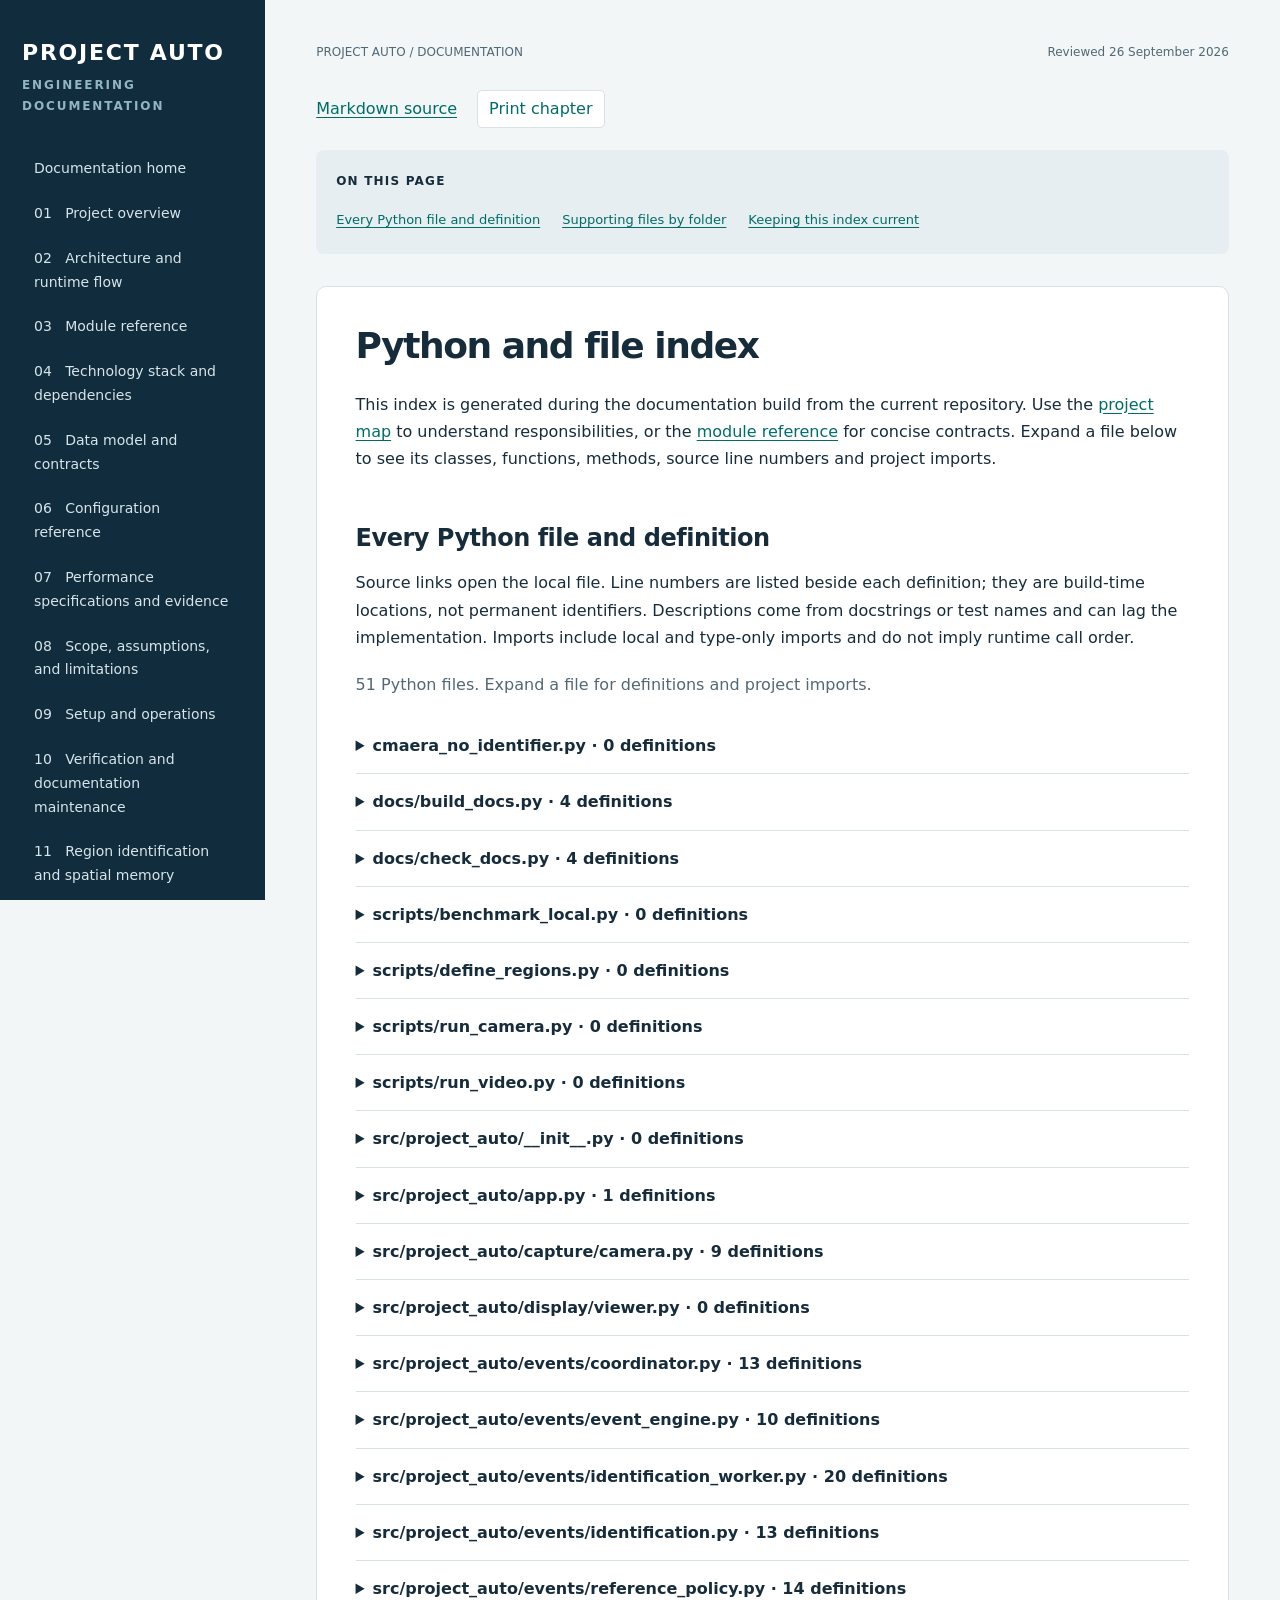
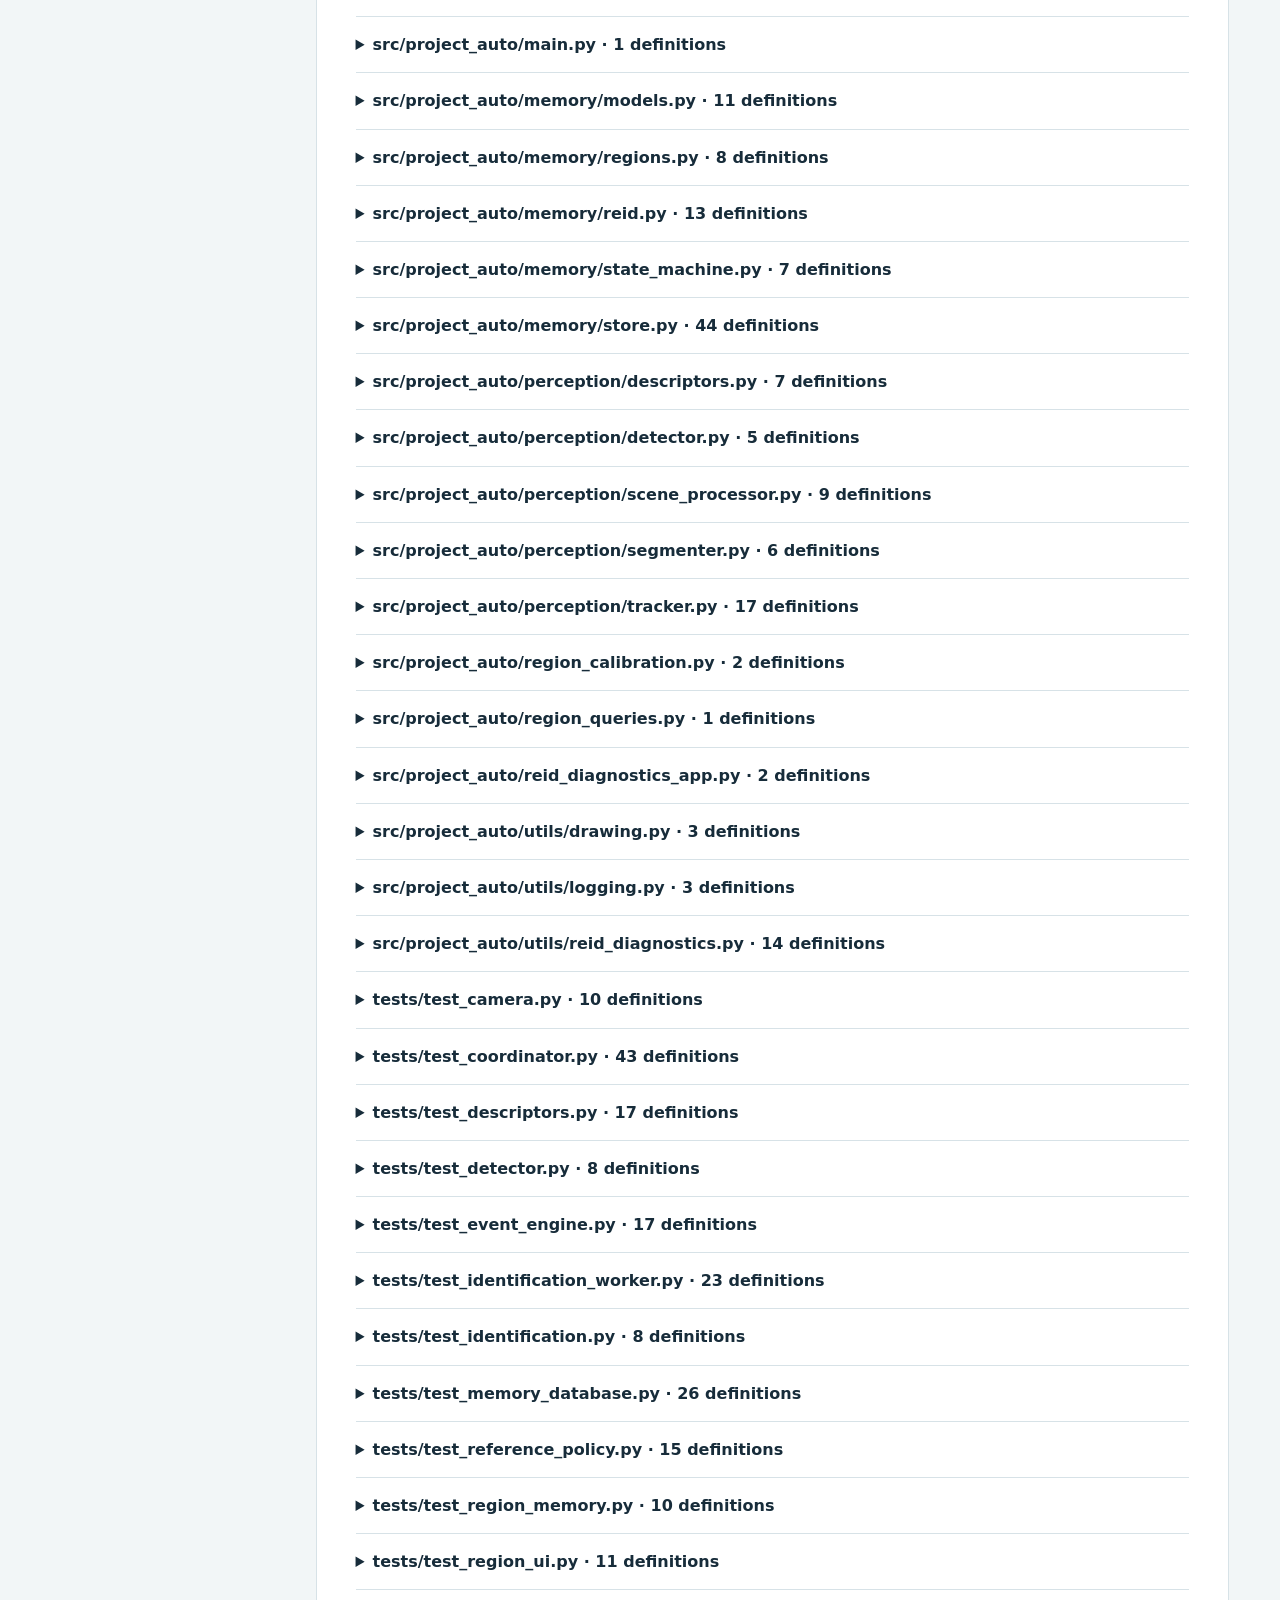
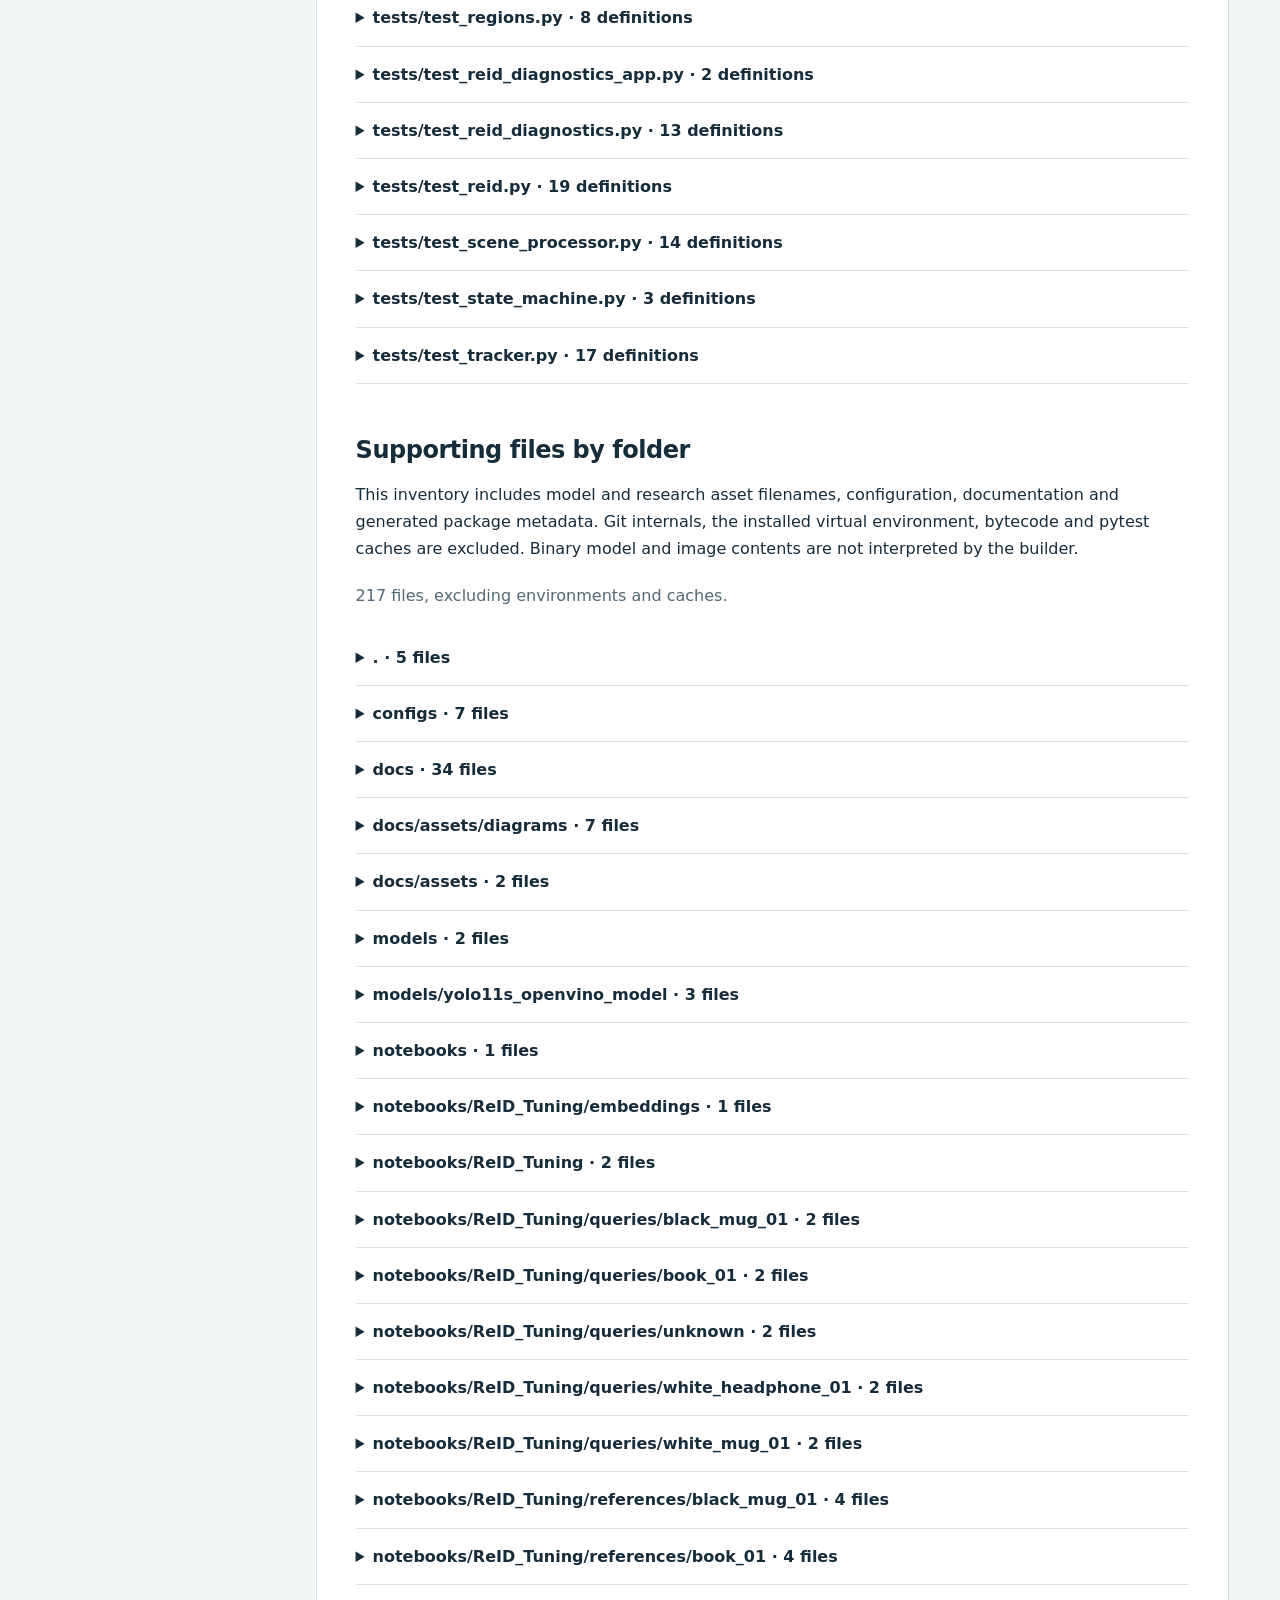
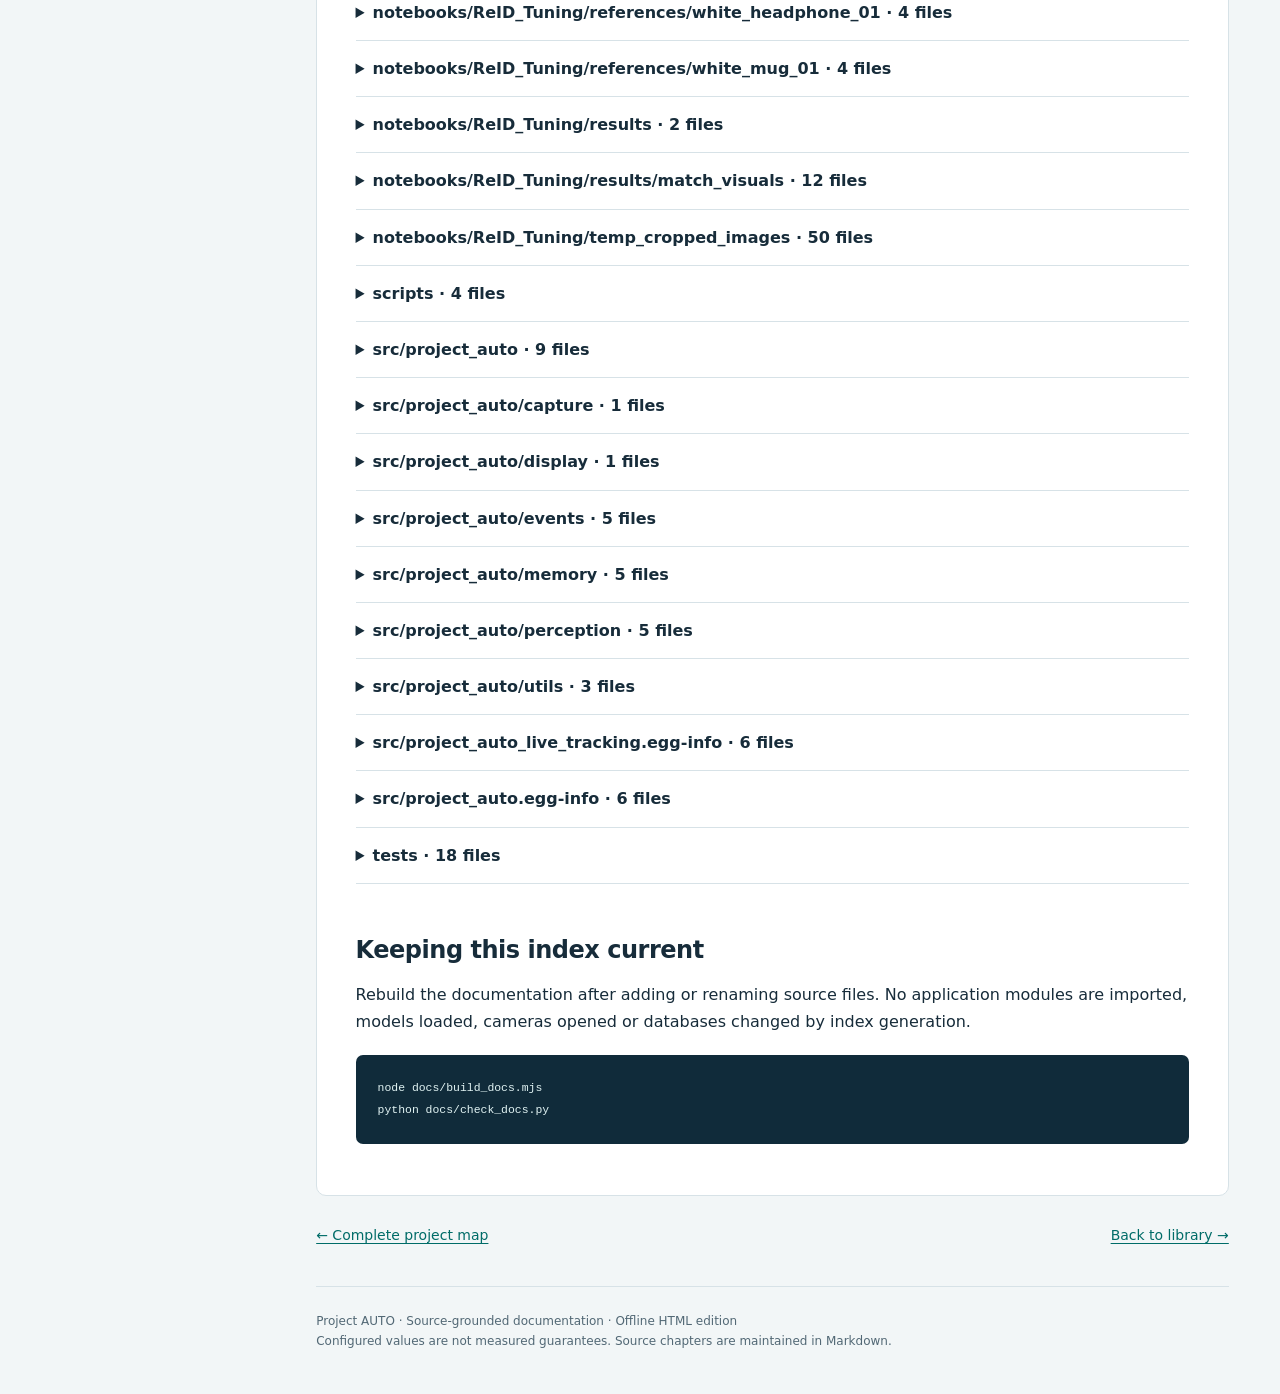
<file: docs/13-source-index.html>
<!doctype html><html lang="en"><head><meta charset="utf-8"><meta name="viewport" content="width=device-width, initial-scale=1"><title>Python and file index | Project AUTO</title><link rel="stylesheet" href="assets/docs.css"><script src="assets/docs.js" defer></script></head><body><a class="skip" href="#main">Skip to content</a><div class="layout"><aside class="sidebar"><a class="brand" href="index.html">PROJECT AUTO</a><div class="eyebrow">Engineering documentation</div><nav aria-label="Documentation"><a href="index.html" >Documentation home</a><a href="01-overview.html" >01 &nbsp; Project overview</a><a href="02-architecture.html" >02 &nbsp; Architecture and runtime flow</a><a href="03-modules.html" >03 &nbsp; Module reference</a><a href="04-stack.html" >04 &nbsp; Technology stack and dependencies</a><a href="05-data.html" >05 &nbsp; Data model and contracts</a><a href="06-configuration.html" >06 &nbsp; Configuration reference</a><a href="07-performance.html" >07 &nbsp; Performance specifications and evidence</a><a href="08-scope.html" >08 &nbsp; Scope, assumptions, and limitations</a><a href="09-operations.html" >09 &nbsp; Setup and operations</a><a href="10-verification.html" >10 &nbsp; Verification and documentation maintenance</a><a href="11-regions.html" >11 &nbsp; Region identification and spatial memory</a><a href="12-project-map.html" >12 &nbsp; Complete project map</a><a href="13-source-index.html" aria-current="page">13 &nbsp; Python and file index</a></nav><div class="meta">Version 0.1.0<br>Source reviewed 26 September 2026<br>Local prototype · CPU inference<br><a href="../README.md">Repository README</a></div></aside><main id="main"><div class="topline"><span>PROJECT AUTO / DOCUMENTATION</span><span>Reviewed 26 September 2026</span></div><div class="toolbar"><a href="13-source-index.md">Markdown source</a><button data-print hidden type="button">Print chapter</button></div><div class="on-page"><strong>On this page</strong><ul><li><a href="#every-python-file-and-definition">Every Python file and definition</a></li><li><a href="#supporting-files-by-folder">Supporting files by folder</a></li><li><a href="#keeping-this-index-current">Keeping this index current</a></li></ul></div><article class="content"><h1 id="python-and-file-index">Python and file index</h1>
<p>This index is generated during the documentation build from the current repository. Use the <a href="12-project-map.html">project map</a> to understand responsibilities, or the <a href="03-modules.html">module reference</a> for concise contracts. Expand a file below to see its classes, functions, methods, source line numbers and project imports.</p>
<h2 id="every-python-file-and-definition">Every Python file and definition</h2>
<p>Source links open the local file. Line numbers are listed beside each definition; they are build-time locations, not permanent identifiers. Descriptions come from docstrings or test names and can lag the implementation. Imports include local and type-only imports and do not imply runtime call order.</p>
<p class="catalog-count">51 Python files. Expand a file for definitions and project imports.</p><details class="catalog-group"><summary>cmaera_no_identifier.py · 0 definitions</summary><p><a href="../cmaera_no_identifier.py">Open source</a></p><p>Top-level script; no class or function definitions.</p></details>
<details class="catalog-group"><summary>docs/build_docs.py · 4 definitions</summary><p><a href="../docs/build_docs.py">Open source</a></p><div class="table-wrap" tabindex="0" role="region" aria-label="Reference table"><table><thead><tr><th scope="col">Definition</th><th scope="col">Line</th><th scope="col">Source description</th></tr></thead><tbody><tr><td><code>inline</code></td><td>15</td><td>See source and module reference.</td></tr><tr><td><code>render</code></td><td>32</td><td>See source and module reference.</td></tr><tr><td><code>build</code></td><td>131</td><td>See source and module reference.</td></tr><tr><td><code>build.shell</code></td><td>153</td><td>See source and module reference.</td></tr></tbody></table></div></details>
<details class="catalog-group"><summary>docs/check_docs.py · 4 definitions</summary><p><a href="../docs/check_docs.py">Open source</a></p><div class="table-wrap" tabindex="0" role="region" aria-label="Reference table"><table><thead><tr><th scope="col">Definition</th><th scope="col">Line</th><th scope="col">Source description</th></tr></thead><tbody><tr><td><code>Page</code></td><td>10</td><td>See source and module reference.</td></tr><tr><td><code>Page.__init__</code></td><td>11</td><td>See source and module reference.</td></tr><tr><td><code>Page.handle_starttag</code></td><td>21</td><td>See source and module reference.</td></tr><tr><td><code>check</code></td><td>36</td><td>See source and module reference.</td></tr></tbody></table></div></details>
<details class="catalog-group"><summary>scripts/benchmark_local.py · 0 definitions</summary><p><a href="../scripts/benchmark_local.py">Open source</a></p><p>Empty package marker or placeholder.</p></details>
<details class="catalog-group"><summary>scripts/define_regions.py · 0 definitions</summary><p><a href="../scripts/define_regions.py">Open source</a></p><p>Project imports (including local/type-only imports): <code>project_auto.region_calibration</code></p><p>Top-level script; no class or function definitions.</p></details>
<details class="catalog-group"><summary>scripts/run_camera.py · 0 definitions</summary><p><a href="../scripts/run_camera.py">Open source</a></p><p>Project imports (including local/type-only imports): <code>project_auto.main</code></p><p>Top-level script; no class or function definitions.</p></details>
<details class="catalog-group"><summary>scripts/run_video.py · 0 definitions</summary><p><a href="../scripts/run_video.py">Open source</a></p><p>Empty package marker or placeholder.</p></details>
<details class="catalog-group"><summary>src/project_auto/__init__.py · 0 definitions</summary><p><a href="../src/project_auto/__init__.py">Open source</a></p><p>Empty package marker or placeholder.</p></details>
<details class="catalog-group"><summary>src/project_auto/app.py · 1 definitions</summary><p><a href="../src/project_auto/app.py">Open source</a></p><p>Project imports (including local/type-only imports): <code>project_auto.capture.camera</code>, <code>project_auto.events.coordinator</code>, <code>project_auto.events.event_engine</code>, <code>project_auto.memory.reid</code>, <code>project_auto.memory.store</code>, <code>project_auto.perception.detector</code>, <code>project_auto.perception.scene_processor</code>, <code>project_auto.perception.segmenter</code>, <code>project_auto.perception.tracker</code>, <code>project_auto.region_queries</code>, <code>project_auto.utils.drawing</code>, <code>project_auto.utils.logging</code>, <code>project_auto.utils.reid_diagnostics</code></p><div class="table-wrap" tabindex="0" role="region" aria-label="Reference table"><table><thead><tr><th scope="col">Definition</th><th scope="col">Line</th><th scope="col">Source description</th></tr></thead><tbody><tr><td><code>run_app</code></td><td>35</td><td>Run capture, perception, lifecycle decisions, persistence, and display.</td></tr></tbody></table></div></details>
<details class="catalog-group"><summary>src/project_auto/capture/camera.py · 9 definitions</summary><p><a href="../src/project_auto/capture/camera.py">Open source</a></p><div class="table-wrap" tabindex="0" role="region" aria-label="Reference table"><table><thead><tr><th scope="col">Definition</th><th scope="col">Line</th><th scope="col">Source description</th></tr></thead><tbody><tr><td><code>CameraConfig</code></td><td>18</td><td>See source and module reference.</td></tr><tr><td><code>CameraConfig.device_candidates</code></td><td>26</td><td>Return device indices in try-first-to-try-last order, without duplicates.</td></tr><tr><td><code>Camera</code></td><td>33</td><td>Own one OpenCV video capture and release it reliably.</td></tr><tr><td><code>Camera.__init__</code></td><td>36</td><td>See source and module reference.</td></tr><tr><td><code>Camera.open</code></td><td>41</td><td>Open the first working candidate device; the USB camera is tried first.</td></tr><tr><td><code>Camera.read</code></td><td>72</td><td>See source and module reference.</td></tr><tr><td><code>Camera.close</code></td><td>80</td><td>See source and module reference.</td></tr><tr><td><code>Camera.__enter__</code></td><td>86</td><td>See source and module reference.</td></tr><tr><td><code>Camera.__exit__</code></td><td>90</td><td>See source and module reference.</td></tr></tbody></table></div></details>
<details class="catalog-group"><summary>src/project_auto/display/viewer.py · 0 definitions</summary><p><a href="../src/project_auto/display/viewer.py">Open source</a></p><p>Empty package marker or placeholder.</p></details>
<details class="catalog-group"><summary>src/project_auto/events/coordinator.py · 13 definitions</summary><p><a href="../src/project_auto/events/coordinator.py">Open source</a></p><p>Project imports (including local/type-only imports): <code>project_auto.events.event_engine</code>, <code>project_auto.events.identification</code>, <code>project_auto.events.identification_worker</code>, <code>project_auto.events.reference_policy</code>, <code>project_auto.memory.models</code>, <code>project_auto.memory.store</code>, <code>project_auto.perception.descriptors</code>, <code>project_auto.perception.detector</code>, <code>project_auto.perception.scene_processor</code>, <code>project_auto.perception.tracker</code>, <code>project_auto.utils.logging</code>, <code>project_auto.utils.reid_diagnostics</code></p><div class="table-wrap" tabindex="0" role="region" aria-label="Reference table"><table><thead><tr><th scope="col">Definition</th><th scope="col">Line</th><th scope="col">Source description</th></tr></thead><tbody><tr><td><code>IdentityCoordinator</code></td><td>66</td><td>Submit identification work asynchronously and apply results as they land.</td></tr><tr><td><code>IdentityCoordinator.__post_init__</code></td><td>105</td><td>See source and module reference.</td></tr><tr><td><code>IdentityCoordinator.shutdown</code></td><td>128</td><td>Stop the background worker cleanly; safe to call once at app exit.</td></tr><tr><td><code>IdentityCoordinator.handle_frame</code></td><td>133</td><td>Apply pending results, dispatch this frame's signals, and submit/retry work.</td></tr><tr><td><code>IdentityCoordinator._passes_prefilter</code></td><td>204</td><td>Cheap reject before ever invoking SAM/DINO; returns (usable, reason).</td></tr><tr><td><code>IdentityCoordinator._passes_cheap_reference_checks</code></td><td>226</td><td>Stage A gate: measurable, inexpensive checks only, no SAM and no DINO.</td></tr><tr><td><code>IdentityCoordinator._try_submit_resolve</code></td><td>248</td><td>Submit one identity-resolution job if this track is currently eligible.</td></tr><tr><td><code>IdentityCoordinator._maybe_nominate_reference</code></td><td>282</td><td>Ask the policy whether this frame is worth expensive reference work.</td></tr><tr><td><code>IdentityCoordinator._apply_results</code></td><td>340</td><td>Turn completed background work into item/track state, on this thread.</td></tr><tr><td><code>IdentityCoordinator._record_outcome</code></td><td>360</td><td>Record what this thread did with one resolve result, if diagnostics are on.</td></tr><tr><td><code>IdentityCoordinator._apply_resolve_result</code></td><td>366</td><td>See source and module reference.</td></tr><tr><td><code>IdentityCoordinator._submit_capture</code></td><td>444</td><td>Persist a reference already computed by a resolve job, off this thread.</td></tr><tr><td><code>IdentityCoordinator._apply_capture_result</code></td><td>459</td><td>See source and module reference.</td></tr></tbody></table></div></details>
<details class="catalog-group"><summary>src/project_auto/events/event_engine.py · 10 definitions</summary><p><a href="../src/project_auto/events/event_engine.py">Open source</a></p><p>Project imports (including local/type-only imports): <code>project_auto.memory.models</code>, <code>project_auto.memory.state_machine</code>, <code>project_auto.memory.store</code>, <code>project_auto.perception.tracker</code>, <code>project_auto.utils.logging</code></p><div class="table-wrap" tabindex="0" role="region" aria-label="Reference table"><table><thead><tr><th scope="col">Definition</th><th scope="col">Line</th><th scope="col">Source description</th></tr></thead><tbody><tr><td><code>EventEngine</code></td><td>26</td><td>Connect meaningful tracker decisions to permanent item identities.</td></tr><tr><td><code>EventEngine.__init__</code></td><td>29</td><td>Retain the store and start with no track-to-item associations.</td></tr><tr><td><code>EventEngine.item_id_for_track</code></td><td>36</td><td>Return the permanent item currently bound to one visible track, if any.</td></tr><tr><td><code>EventEngine.is_item_claimed</code></td><td>40</td><td>Return whether some other visible track already claims this permanent item.</td></tr><tr><td><code>EventEngine.associate_existing_item</code></td><td>51</td><td>Bind a visible track to an already-present matched item; no event recorded.</td></tr><tr><td><code>EventEngine.process_signal</code></td><td>61</td><td>Decide what one tracker signal means and dispatch its side effect.</td></tr><tr><td><code>EventEngine.process_add</code></td><td>77</td><td>Persist one confirmed new item and remember its provisional track binding.</td></tr><tr><td><code>EventEngine.process_move</code></td><td>105</td><td>Persist one completed relocation for an associated permanent item.</td></tr><tr><td><code>EventEngine.process_remove</code></td><td>139</td><td>Persist removal for an associated item and release its track binding.</td></tr><tr><td><code>EventEngine.process_return</code></td><td>174</td><td>Persist a scene-processor-resolved return and bind the track afterward.</td></tr></tbody></table></div></details>
<details class="catalog-group"><summary>src/project_auto/events/identification_worker.py · 20 definitions</summary><p><a href="../src/project_auto/events/identification_worker.py">Open source</a></p><p>Project imports (including local/type-only imports): <code>project_auto.events.identification</code>, <code>project_auto.events.reference_policy</code>, <code>project_auto.memory.store</code>, <code>project_auto.perception.scene_processor</code>, <code>project_auto.utils.logging</code>, <code>project_auto.utils.reid_diagnostics</code></p><div class="table-wrap" tabindex="0" role="region" aria-label="Reference table"><table><thead><tr><th scope="col">Definition</th><th scope="col">Line</th><th scope="col">Source description</th></tr></thead><tbody><tr><td><code>IdentificationWorkerProtocol</code></td><td>47</td><td>What IdentityCoordinator needs from a worker; real or test double.</td></tr><tr><td><code>IdentificationWorkerProtocol.start</code></td><td>50</td><td>See source and module reference.</td></tr><tr><td><code>IdentificationWorkerProtocol.stop</code></td><td>52</td><td>See source and module reference.</td></tr><tr><td><code>IdentificationWorkerProtocol.submit</code></td><td>54</td><td>See source and module reference.</td></tr><tr><td><code>IdentificationWorkerProtocol.poll_results</code></td><td>56</td><td>See source and module reference.</td></tr><tr><td><code>IdentificationWorker</code></td><td>60</td><td>Run identification/reference jobs on one background thread.</td></tr><tr><td><code>IdentificationWorker.__post_init__</code></td><td>88</td><td>See source and module reference.</td></tr><tr><td><code>IdentificationWorker.start</code></td><td>92</td><td>Wait for worker-owned gallery loading; propagate startup failure to the caller.</td></tr><tr><td><code>IdentificationWorker.stop</code></td><td>113</td><td>Finish the current job, discard queued work, and wait at most timeout seconds.</td></tr><tr><td><code>IdentificationWorker.submit</code></td><td>131</td><td>Enqueue without blocking; reject a full queue or an unavailable worker.</td></tr><tr><td><code>IdentificationWorker.poll_results</code></td><td>147</td><td>Drain every result currently available, without blocking.</td></tr><tr><td><code>IdentificationWorker.refresh_gallery</code></td><td>157</td><td>Reload the in-memory gallery snapshot used for identity matching.</td></tr><tr><td><code>IdentificationWorker._run</code></td><td>161</td><td>See source and module reference.</td></tr><tr><td><code>IdentificationWorker._process_safely</code></td><td>175</td><td>See source and module reference.</td></tr><tr><td><code>IdentificationWorker._process</code></td><td>200</td><td>See source and module reference.</td></tr><tr><td><code>IdentificationWorker._process_resolve</code></td><td>205</td><td>See source and module reference.</td></tr><tr><td><code>IdentificationWorker._record_resolve</code></td><td>231</td><td>Write one resolve job's query row, candidate rows and crops, if enabled.</td></tr><tr><td><code>IdentificationWorker._reject_capture</code></td><td>279</td><td>Report one candidate that will not become a reference.</td></tr><tr><td><code>IdentificationWorker._best_existing_similarity</code></td><td>305</td><td>Return the highest similarity to this item's stored references, or 0.0.</td></tr><tr><td><code>IdentificationWorker._process_capture</code></td><td>317</td><td>See source and module reference.</td></tr></tbody></table></div></details>
<details class="catalog-group"><summary>src/project_auto/events/identification.py · 13 definitions</summary><p><a href="../src/project_auto/events/identification.py">Open source</a></p><p>Project imports (including local/type-only imports): <code>project_auto.events.reference_policy</code>, <code>project_auto.perception.detector</code>, <code>project_auto.perception.scene_processor</code></p><div class="table-wrap" tabindex="0" role="region" aria-label="Reference table"><table><thead><tr><th scope="col">Definition</th><th scope="col">Line</th><th scope="col">Source description</th></tr></thead><tbody><tr><td><code>IdentificationState</code></td><td>34</td><td>Lifecycle of one temporary track's identification/reference work.</td></tr><tr><td><code>IdentificationJob</code></td><td>46</td><td>One unit of background work; carries only what the worker needs.</td></tr><tr><td><code>IdentificationResult</code></td><td>72</td><td>One completed job's outcome; the main thread applies all side effects.</td></tr><tr><td><code>ReferenceManager</code></td><td>94</td><td>Track per-track identification state so jobs are never duplicated.</td></tr><tr><td><code>ReferenceManager.state</code></td><td>107</td><td>Return one track's current identification state.</td></tr><tr><td><code>ReferenceManager.reason</code></td><td>111</td><td>Return the recorded reason a track was deferred, if any.</td></tr><tr><td><code>ReferenceManager.can_submit</code></td><td>115</td><td>Return whether a new job may be submitted for this track right now.</td></tr><tr><td><code>ReferenceManager.mark_queued</code></td><td>125</td><td>Record that a job for this track was accepted onto the queue.</td></tr><tr><td><code>ReferenceManager.mark_identified</code></td><td>129</td><td>Record that this track now has a resolved permanent identity.</td></tr><tr><td><code>ReferenceManager.mark_deferred</code></td><td>135</td><td>Defer retry after a failed attempt (e.g. a bad mask); ends this attempt.</td></tr><tr><td><code>ReferenceManager.mark_queue_full</code></td><td>141</td><td>Record a skipped submission because the bounded job queue was full.</td></tr><tr><td><code>ReferenceManager.forget</code></td><td>147</td><td>Drop all state for a track that retired or was reused.</td></tr><tr><td><code>ReferenceManager.pending_track_ids</code></td><td>153</td><td>Return tracks currently cooling down, eligible for a retry check.</td></tr></tbody></table></div></details>
<details class="catalog-group"><summary>src/project_auto/events/reference_policy.py · 14 definitions</summary><p><a href="../src/project_auto/events/reference_policy.py">Open source</a></p><div class="table-wrap" tabindex="0" role="region" aria-label="Reference table"><table><thead><tr><th scope="col">Definition</th><th scope="col">Line</th><th scope="col">Source description</th></tr></thead><tbody><tr><td><code>ReferencePolicyState</code></td><td>31</td><td>Where one track stands in the sparse reference-learning lifecycle.</td></tr><tr><td><code>CandidateKind</code></td><td>40</td><td>Why a frame was nominated; decides how strictly it is later judged.</td></tr><tr><td><code>CandidateDecision</code></td><td>49</td><td>One nomination verdict for one frame.</td></tr><tr><td><code>_TrackPolicyState</code></td><td>60</td><td>Per-track bookkeeping; frame numbers are supplied by the caller.</td></tr><tr><td><code>ReferencePolicy</code></td><td>72</td><td>Own when each track may nominate a reference candidate.</td></tr><tr><td><code>ReferencePolicy.state</code></td><td>89</td><td>Return one track's current policy state.</td></tr><tr><td><code>ReferencePolicy.on_item_created</code></td><td>94</td><td>Schedule the remaining baseline references for a newly created item.</td></tr><tr><td><code>ReferencePolicy.on_item_associated</code></td><td>111</td><td>Start a track bound to an already-known item at rest.</td></tr><tr><td><code>ReferencePolicy.on_move_start</code></td><td>119</td><td>Arm movement learning; the first candidate waits out the delay.</td></tr><tr><td><code>ReferencePolicy.on_move_end</code></td><td>129</td><td>Queue exactly one final candidate for the newly settled appearance.</td></tr><tr><td><code>ReferencePolicy.should_nominate</code></td><td>139</td><td>Decide whether this frame becomes a candidate, consuming an attempt.</td></tr><tr><td><code>ReferencePolicy.on_candidate_accepted</code></td><td>183</td><td>Record that a nominated candidate was actually saved as a reference.</td></tr><tr><td><code>ReferencePolicy.on_candidate_rejected</code></td><td>193</td><td>Record a nominated candidate that never became a reference.</td></tr><tr><td><code>ReferencePolicy.forget</code></td><td>202</td><td>Drop all policy state for a retired or reused track.</td></tr></tbody></table></div></details>
<details class="catalog-group"><summary>src/project_auto/main.py · 1 definitions</summary><p><a href="../src/project_auto/main.py">Open source</a></p><p>Project imports (including local/type-only imports): <code>project_auto.app</code></p><div class="table-wrap" tabindex="0" role="region" aria-label="Reference table"><table><thead><tr><th scope="col">Definition</th><th scope="col">Line</th><th scope="col">Source description</th></tr></thead><tbody><tr><td><code>main</code></td><td>6</td><td>Start the Project AUTO application.</td></tr></tbody></table></div></details>
<details class="catalog-group"><summary>src/project_auto/memory/models.py · 11 definitions</summary><p><a href="../src/project_auto/memory/models.py">Open source</a></p><div class="table-wrap" tabindex="0" role="region" aria-label="Reference table"><table><thead><tr><th scope="col">Definition</th><th scope="col">Line</th><th scope="col">Source description</th></tr></thead><tbody><tr><td><code>utc_now</code></td><td>32</td><td>Return the current time as a timezone-aware UTC datetime.</td></tr><tr><td><code>ItemStatus</code></td><td>37</td><td>See source and module reference.</td></tr><tr><td><code>ItemEventType</code></td><td>43</td><td>See source and module reference.</td></tr><tr><td><code>Base</code></td><td>51</td><td>See source and module reference.</td></tr><tr><td><code>Region</code></td><td>74</td><td>A manually calibrated polygon in the fixed camera's pixel coordinates.</td></tr><tr><td><code>Item</code></td><td>86</td><td>One permanent physical object known to Project AUTO.</td></tr><tr><td><code>Item.is_present</code></td><td>134</td><td>Return whether the item is present or temporarily occluded.</td></tr><tr><td><code>Item.__repr__</code></td><td>138</td><td>See source and module reference.</td></tr><tr><td><code>ItemEmbedding</code></td><td>146</td><td>One reference embedding for a permanent item, stored as a JSON vector.</td></tr><tr><td><code>ItemEvent</code></td><td>174</td><td>One meaningful state or location event for a permanent item.</td></tr><tr><td><code>ItemEvent.__repr__</code></td><td>221</td><td>See source and module reference.</td></tr></tbody></table></div></details>
<details class="catalog-group"><summary>src/project_auto/memory/regions.py · 8 definitions</summary><p><a href="../src/project_auto/memory/regions.py">Open source</a></p><div class="table-wrap" tabindex="0" role="region" aria-label="Reference table"><table><thead><tr><th scope="col">Definition</th><th scope="col">Line</th><th scope="col">Source description</th></tr></thead><tbody><tr><td><code>RegionGeometry</code></td><td>11</td><td>Geometry resolver's database-independent view of a configured region.</td></tr><tr><td><code>polygon_area</code></td><td>19</td><td>Return absolute shoelace area in squared pixels (zero below 3 vertices).</td></tr><tr><td><code>point_in_polygon</code></td><td>29</td><td>Ray casting for concave or convex polygons; edges and vertices are inside.</td></tr><tr><td><code>validate_polygon</code></td><td>45</td><td>Copy a simple, nonzero-area integer polygon, rejecting crossing edges.</td></tr><tr><td><code>validate_polygon.orientation</code></td><td>59</td><td>See source and module reference.</td></tr><tr><td><code>validate_polygon.on_segment</code></td><td>62</td><td>See source and module reference.</td></tr><tr><td><code>resolve_region</code></td><td>90</td><td>Resolve the bbox centroid; smallest stored area wins, then lowest ID.</td></tr><tr><td><code>box_area_fraction</code></td><td>98</td><td>Return box area / frame area; frame_size is (width, height).</td></tr></tbody></table></div></details>
<details class="catalog-group"><summary>src/project_auto/memory/reid.py · 13 definitions</summary><p><a href="../src/project_auto/memory/reid.py">Open source</a></p><p>Project imports (including local/type-only imports): <code>project_auto.perception.descriptors</code>, <code>project_auto.utils.logging</code></p><div class="table-wrap" tabindex="0" role="region" aria-label="Reference table"><table><thead><tr><th scope="col">Definition</th><th scope="col">Line</th><th scope="col">Source description</th></tr></thead><tbody><tr><td><code>ReidConfig</code></td><td>44</td><td>Configuration for embedding extraction and match acceptance.</td></tr><tr><td><code>ReidConfig.from_yaml</code></td><td>61</td><td>See source and module reference.</td></tr><tr><td><code>GalleryEntry</code></td><td>76</td><td>Known reference embeddings for one permanently identified item.</td></tr><tr><td><code>CandidateScore</code></td><td>89</td><td>One scored gallery item for one query; color/aspect None means DINO-only fallback.</td></tr><tr><td><code>ReidMatch</code></td><td>101</td><td>Result of comparing one detection crop against the gallery.</td></tr><tr><td><code>ReidMatcher</code></td><td>116</td><td>Extract embeddings and match detection crops against known items.</td></tr><tr><td><code>ReidMatcher.__init__</code></td><td>119</td><td>See source and module reference.</td></tr><tr><td><code>ReidMatcher.create_embedding</code></td><td>127</td><td>Return a normalized embedding vector for one object crop.</td></tr><tr><td><code>ReidMatcher._shortlist_by_prototype</code></td><td>140</td><td>Return the closest entries by prototype similarity, capped at the config size.</td></tr><tr><td><code>ReidMatcher._top_k_mean</code></td><td>165</td><td>Return the mean of the top-k values, k capped at how many are available.</td></tr><tr><td><code>ReidMatcher._color_score</code></td><td>170</td><td>Top-k mean color similarity across an entry's references, or None.</td></tr><tr><td><code>ReidMatcher._aspect_score</code></td><td>195</td><td>Top-k mean size similarity across an entry's references, or None.</td></tr><tr><td><code>ReidMatcher.match_candidate</code></td><td>209</td><td>Compare a detection crop against eligible items and decide a match.</td></tr></tbody></table></div></details>
<details class="catalog-group"><summary>src/project_auto/memory/state_machine.py · 7 definitions</summary><p><a href="../src/project_auto/memory/state_machine.py">Open source</a></p><p>Project imports (including local/type-only imports): <code>project_auto.memory.models</code>, <code>project_auto.perception.tracker</code></p><div class="table-wrap" tabindex="0" role="region" aria-label="Reference table"><table><thead><tr><th scope="col">Definition</th><th scope="col">Line</th><th scope="col">Source description</th></tr></thead><tbody><tr><td><code>StateDecision</code></td><td>20</td><td>The state and event that persistence should record for one decision.</td></tr><tr><td><code>decide_item_added</code></td><td>27</td><td>Return the initial state and event for a newly recognized item.</td></tr><tr><td><code>decide_item_removed</code></td><td>35</td><td>Return the state and event for a confirmed item that timed out.</td></tr><tr><td><code>decide_item_moved</code></td><td>43</td><td>Return the unchanged present state and event for a completed relocation.</td></tr><tr><td><code>decide_item_returned</code></td><td>51</td><td>Return the state and event for a permanently identified returned item.</td></tr><tr><td><code>decide_return_signal</code></td><td>61</td><td>Decide an explicitly ReID-resolved return signal.</td></tr><tr><td><code>decide_track_signal</code></td><td>73</td><td>Translate one meaningful tracker signal into a persistence decision.</td></tr></tbody></table></div></details>
<details class="catalog-group"><summary>src/project_auto/memory/store.py · 44 definitions</summary><p><a href="../src/project_auto/memory/store.py">Open source</a></p><p>Project imports (including local/type-only imports): <code>project_auto.memory.models</code>, <code>project_auto.memory.regions</code>, <code>project_auto.memory.reid</code>, <code>project_auto.utils.logging</code></p><div class="table-wrap" tabindex="0" role="region" aria-label="Reference table"><table><thead><tr><th scope="col">Definition</th><th scope="col">Line</th><th scope="col">Source description</th></tr></thead><tbody><tr><td><code>_retry_on_locked</code></td><td>44</td><td>Retry a whole write method on a transient SQLite lock (e.g. OneDrive syncing the file).</td></tr><tr><td><code>_retry_on_locked.decorator</code></td><td>52</td><td>See source and module reference.</td></tr><tr><td><code>_retry_on_locked.decorator.wrapper</code></td><td>54</td><td>See source and module reference.</td></tr><tr><td><code>DatabaseStore</code></td><td>71</td><td>Own the database engine and create short-lived sessions.</td></tr><tr><td><code>DatabaseStore.__init__</code></td><td>74</td><td>See source and module reference.</td></tr><tr><td><code>DatabaseStore.__init__.enable_sqlite_pragmas</code></td><td>81</td><td>See source and module reference.</td></tr><tr><td><code>DatabaseStore.create_schema</code></td><td>109</td><td>Create any missing Project AUTO database tables.</td></tr><tr><td><code>DatabaseStore.create_region</code></td><td>127</td><td>Validate and persist a simple polygon and its precomputed area.</td></tr><tr><td><code>DatabaseStore.get_region</code></td><td>139</td><td>Return one configured region by its canonical ID.</td></tr><tr><td><code>DatabaseStore.get_region_by_name</code></td><td>144</td><td>Return a region by its current unique name.</td></tr><tr><td><code>DatabaseStore.list_regions</code></td><td>149</td><td>Return configured regions in stable ID order.</td></tr><tr><td><code>DatabaseStore.delete_region</code></td><td>155</td><td>Delete geometry; SET NULL retains events and their historical names.</td></tr><tr><td><code>DatabaseStore._resolve_box_region</code></td><td>166</td><td>See source and module reference.</td></tr><tr><td><code>DatabaseStore.resolve_box_region</code></td><td>174</td><td>Load region geometry and resolve a centroid without writing state.</td></tr><tr><td><code>DatabaseStore._set_event_regions</code></td><td>179</td><td>Resolve both evidence boxes using the caller's transaction.</td></tr><tr><td><code>DatabaseStore._set_event_spatial_state</code></td><td>204</td><td>Resolve evidence and update live location inside the caller's transaction.</td></tr><tr><td><code>DatabaseStore.find_items</code></td><td>220</td><td>Find exact display/class-name matches, including removed items.</td></tr><tr><td><code>DatabaseStore.get_item_current_region</code></td><td>227</td><td>Return current location, with conservative fallback for legacy items only.</td></tr><tr><td><code>DatabaseStore.get_items_in_region</code></td><td>255</td><td>Return current contents from live item state, never historical events.</td></tr><tr><td><code>DatabaseStore.get_region_recent_events</code></td><td>263</td><td>Return recent events involving either region FK, newest first.</td></tr><tr><td><code>DatabaseStore.get_region_last_activity</code></td><td>275</td><td>Return the newest meaningful event involving this region.</td></tr><tr><td><code>DatabaseStore.get_items_associated_with_region</code></td><td>280</td><td>Return distinct items historically associated through event region IDs.</td></tr><tr><td><code>DatabaseStore._normalized_reference</code></td><td>289</td><td>Validate a numeric vector and return an independent unit-length list.</td></tr><tr><td><code>DatabaseStore._reference_prototype</code></td><td>305</td><td>Calculate without committing so reference and prototype writes stay atomic.</td></tr><tr><td><code>DatabaseStore.update_item_prototype</code></td><td>321</td><td>Rebuild a prototype from unit-normalized references; clear it when empty.</td></tr><tr><td><code>DatabaseStore._normalized_color_histogram</code></td><td>333</td><td>Validate and flatten an optional histogram for JSON storage.</td></tr><tr><td><code>DatabaseStore.save_item_embedding</code></td><td>345</td><td>Save one normalized reference and its item's prototype atomically.</td></tr><tr><td><code>DatabaseStore.count_item_embeddings</code></td><td>391</td><td>Return the number of compatible references saved for a permanent item.</td></tr><tr><td><code>DatabaseStore.add_reference_if_needed</code></td><td>403</td><td>Save one reference only while below target_count; update the prototype atomically.</td></tr><tr><td><code>DatabaseStore.load_reid_gallery</code></td><td>455</td><td>Load an independent in-memory snapshot of normalized reference arrays.</td></tr><tr><td><code>DatabaseStore._validate_event_interval</code></td><td>528</td><td>Validate an optional complete, timezone-aware event interval.</td></tr><tr><td><code>DatabaseStore._serialize_box</code></td><td>543</td><td>Convert an optional bbox tuple into JSON-compatible coordinates.</td></tr><tr><td><code>DatabaseStore.create_item</code></td><td>555</td><td>Create and return one permanent physical-object record.</td></tr><tr><td><code>DatabaseStore.add_item_with_event</code></td><td>577</td><td>Create an item and its initial ADDED event in one transaction.</td></tr><tr><td><code>DatabaseStore.record_event</code></td><td>610</td><td>Append historical evidence; use lifecycle methods to change live item state.</td></tr><tr><td><code>DatabaseStore.get_item</code></td><td>654</td><td>Return one permanent item and its event history, if it exists.</td></tr><tr><td><code>DatabaseStore.list_present_items</code></td><td>665</td><td>Return present and occluded items from newest to oldest.</td></tr><tr><td><code>DatabaseStore.count_items</code></td><td>677</td><td>Return the number of all permanent items in inventory history.</td></tr><tr><td><code>DatabaseStore.mark_removed</code></td><td>685</td><td>Mark an item removed, recording the meaningful transition once.</td></tr><tr><td><code>DatabaseStore.mark_occluded</code></td><td>724</td><td>Mark an item occluded and record the status transition once.</td></tr><tr><td><code>DatabaseStore.mark_present</code></td><td>755</td><td>Mark an item present and record the corresponding transition once.</td></tr><tr><td><code>DatabaseStore.mark_returned</code></td><td>801</td><td>Mark a permanently identified removed item as returned.</td></tr><tr><td><code>DatabaseStore.record_movement</code></td><td>835</td><td>Record a visible relocation without changing the item's status.</td></tr><tr><td><code>DatabaseStore.get_item_history</code></td><td>884</td><td>Return an item's meaningful events from oldest to newest.</td></tr></tbody></table></div></details>
<details class="catalog-group"><summary>src/project_auto/perception/descriptors.py · 7 definitions</summary><p><a href="../src/project_auto/perception/descriptors.py">Open source</a></p><div class="table-wrap" tabindex="0" role="region" aria-label="Reference table"><table><thead><tr><th scope="col">Definition</th><th scope="col">Line</th><th scope="col">Source description</th></tr></thead><tbody><tr><td><code>aspect_ratio</code></td><td>36</td><td>Return the orientation-agnostic aspect ratio max(w/h, h/w) for a box.</td></tr><tr><td><code>clip_box_to_frame</code></td><td>52</td><td>Return the part of a predicted box inside the image, or None when outside.</td></tr><tr><td><code>frame_visibility_ratio</code></td><td>73</td><td>Return the fraction of a predicted box's area that lies inside the image.</td></tr><tr><td><code>sharpness</code></td><td>97</td><td>Return the variance of the image's Laplacian; higher means better focus.</td></tr><tr><td><code>hsv_histogram</code></td><td>117</td><td>Return a normalized Hue+Saturation histogram over masked pixels only.</td></tr><tr><td><code>color_similarity</code></td><td>138</td><td>Return 1 - Bhattacharyya distance between two histograms; 1.0 means identical.</td></tr><tr><td><code>size_similarity</code></td><td>144</td><td>Return a Gaussian-falloff similarity in (0, 1] for two aspect ratios.</td></tr></tbody></table></div></details>
<details class="catalog-group"><summary>src/project_auto/perception/detector.py · 5 definitions</summary><p><a href="../src/project_auto/perception/detector.py">Open source</a></p><div class="table-wrap" tabindex="0" role="region" aria-label="Reference table"><table><thead><tr><th scope="col">Definition</th><th scope="col">Line</th><th scope="col">Source description</th></tr></thead><tbody><tr><td><code>Detection</code></td><td>23</td><td>One structured object prediction.</td></tr><tr><td><code>YoloDetector</code></td><td>33</td><td>Run a YOLO model on frames without owning the camera.</td></tr><tr><td><code>YoloDetector.__init__</code></td><td>36</td><td>See source and module reference.</td></tr><tr><td><code>YoloDetector._load_model</code></td><td>54</td><td>Load an existing OpenVINO model, or export it on the first run.</td></tr><tr><td><code>YoloDetector.detect</code></td><td>62</td><td>Run inference on one frame and return structured detections.</td></tr></tbody></table></div></details>
<details class="catalog-group"><summary>src/project_auto/perception/scene_processor.py · 9 definitions</summary><p><a href="../src/project_auto/perception/scene_processor.py">Open source</a></p><p>Project imports (including local/type-only imports): <code>project_auto.memory.reid</code>, <code>project_auto.perception.descriptors</code>, <code>project_auto.perception.segmenter</code>, <code>project_auto.utils.logging</code></p><div class="table-wrap" tabindex="0" role="region" aria-label="Reference table"><table><thead><tr><th scope="col">Definition</th><th scope="col">Line</th><th scope="col">Source description</th></tr></thead><tbody><tr><td><code>SceneProcessorConfig</code></td><td>41</td><td>Background fill colour and minimum usable mask size, supplied by the caller.</td></tr><tr><td><code>SceneProcessorConfig.from_yaml</code></td><td>48</td><td>See source and module reference.</td></tr><tr><td><code>PreparedReference</code></td><td>59</td><td>A usable, background-replaced RGB crop plus its normalized embedding.</td></tr><tr><td><code>IdentityDecision</code></td><td>81</td><td>Proposed identity outcome for one detection; the caller owns persistence.</td></tr><tr><td><code>SceneProcessor</code></td><td>97</td><td>Prepare masked detection crops and propose identity decisions.</td></tr><tr><td><code>SceneProcessor.__init__</code></td><td>104</td><td>See source and module reference.</td></tr><tr><td><code>SceneProcessor.prepare_reference</code></td><td>114</td><td>Crop, mask, and embed one detection box; None when it is unusable.</td></tr><tr><td><code>SceneProcessor._prepare</code></td><td>130</td><td>prepare_reference plus the unusable-view reason (&quot;&quot; when usable).</td></tr><tr><td><code>SceneProcessor.process</code></td><td>180</td><td>Prepare one detection and propose NEW, EXISTING, or PENDING.</td></tr></tbody></table></div></details>
<details class="catalog-group"><summary>src/project_auto/perception/segmenter.py · 6 definitions</summary><p><a href="../src/project_auto/perception/segmenter.py">Open source</a></p><div class="table-wrap" tabindex="0" role="region" aria-label="Reference table"><table><thead><tr><th scope="col">Definition</th><th scope="col">Line</th><th scope="col">Source description</th></tr></thead><tbody><tr><td><code>SegmenterConfig</code></td><td>33</td><td>SAM2 checkpoint and runtime settings, supplied by the caller.</td></tr><tr><td><code>SegmenterConfig.from_yaml</code></td><td>40</td><td>See source and module reference.</td></tr><tr><td><code>Segmentation</code></td><td>47</td><td>Keep-mask in frame coordinates (True retains); score belongs to the raw SAM mask.</td></tr><tr><td><code>SamSegmenter</code></td><td>55</td><td>Load SAM2 once and segment existing detection boxes together per frame.</td></tr><tr><td><code>SamSegmenter.__init__</code></td><td>61</td><td>See source and module reference.</td></tr><tr><td><code>SamSegmenter.segment</code></td><td>73</td><td>Return one result per box, preserving order; None means no usable mask.</td></tr></tbody></table></div></details>
<details class="catalog-group"><summary>src/project_auto/perception/tracker.py · 17 definitions</summary><p><a href="../src/project_auto/perception/tracker.py">Open source</a></p><p>Project imports (including local/type-only imports): <code>project_auto.perception.detector</code></p><div class="table-wrap" tabindex="0" role="region" aria-label="Reference table"><table><thead><tr><th scope="col">Definition</th><th scope="col">Line</th><th scope="col">Source description</th></tr></thead><tbody><tr><td><code>_utc_now</code></td><td>24</td><td>Return a timezone-aware UTC timestamp for persisted lifecycle events.</td></tr><tr><td><code>_make_buffer_box</code></td><td>29</td><td>Return a centered buffer scaled from one detection bounding box.</td></tr><tr><td><code>_is_box_inside</code></td><td>51</td><td>Return whether every edge of a detection is inside its placement buffer.</td></tr><tr><td><code>_box_center_displacement</code></td><td>67</td><td>Return the Euclidean distance between two bounding-box centers.</td></tr><tr><td><code>TrackStatus</code></td><td>85</td><td>Lifecycle states for a temporary track.</td></tr><tr><td><code>TrackSignalType</code></td><td>95</td><td>Meaningful lifecycle signals emitted for downstream decisions.</td></tr><tr><td><code>TrackSignal</code></td><td>115</td><td>One meaningful tracker result for the state machine.</td></tr><tr><td><code>_ActiveTrack</code></td><td>131</td><td>Mutable frame-to-frame state for one temporary track.</td></tr><tr><td><code>DetectionTracker</code></td><td>149</td><td>Hold lifecycle state for BoT-SORT tracks across video frames.</td></tr><tr><td><code>DetectionTracker._index_detections</code></td><td>166</td><td>Return tracked detections keyed by their BoT-SORT IDs.</td></tr><tr><td><code>DetectionTracker._check_return</code></td><td>174</td><td>Reserve a ReID-backed return check without activating it yet.</td></tr><tr><td><code>DetectionTracker._update_add_lifecycle</code></td><td>181</td><td>Emit ADD after one visible candidate completes its timed attempt.</td></tr><tr><td><code>DetectionTracker._update_stable_track</code></td><td>231</td><td>Refresh a stable track and begin movement after its buffer is exited.</td></tr><tr><td><code>DetectionTracker._update_moving_track</code></td><td>256</td><td>Emit MOVE_END then MOVED after a visible moving track stops long enough.</td></tr><tr><td><code>DetectionTracker._restore_missing_track</code></td><td>318</td><td>Restore a visible track to the lifecycle state preceding its absence.</td></tr><tr><td><code>DetectionTracker._update_missing_lifecycle</code></td><td>342</td><td>Update one absent track and emit REMOVE after its confirmed timeout.</td></tr><tr><td><code>DetectionTracker.update</code></td><td>385</td><td>Update track lifecycles and return newly confirmed meaningful signals.</td></tr></tbody></table></div></details>
<details class="catalog-group"><summary>src/project_auto/region_calibration.py · 2 definitions</summary><p><a href="../src/project_auto/region_calibration.py">Open source</a></p><p>Project imports (including local/type-only imports): <code>project_auto.capture.camera</code>, <code>project_auto.memory.models</code>, <code>project_auto.memory.regions</code>, <code>project_auto.memory.store</code>, <code>project_auto.utils.drawing</code></p><div class="table-wrap" tabindex="0" role="region" aria-label="Reference table"><table><thead><tr><th scope="col">Definition</th><th scope="col">Line</th><th scope="col">Source description</th></tr></thead><tbody><tr><td><code>run_calibration</code></td><td>21</td><td>Display live regions; click vertices, u undo, Enter/c save, q quit.</td></tr><tr><td><code>run_calibration.on_mouse</code></td><td>33</td><td>See source and module reference.</td></tr></tbody></table></div></details>
<details class="catalog-group"><summary>src/project_auto/region_queries.py · 1 definitions</summary><p><a href="../src/project_auto/region_queries.py">Open source</a></p><p>Project imports (including local/type-only imports): <code>project_auto.memory.store</code></p><div class="table-wrap" tabindex="0" role="region" aria-label="Reference table"><table><thead><tr><th scope="col">Definition</th><th scope="col">Line</th><th scope="col">Source description</th></tr></thead><tbody><tr><td><code>query_regions</code></td><td>6</td><td>Print item whereabouts or region contents/activity; return IDs to highlight.</td></tr></tbody></table></div></details>
<details class="catalog-group"><summary>src/project_auto/reid_diagnostics_app.py · 2 definitions</summary><p><a href="../src/project_auto/reid_diagnostics_app.py">Open source</a></p><p>Project imports (including local/type-only imports): <code>project_auto.app</code>, <code>project_auto.memory.reid</code>, <code>project_auto.utils.reid_diagnostics</code></p><div class="table-wrap" tabindex="0" role="region" aria-label="Reference table"><table><thead><tr><th scope="col">Definition</th><th scope="col">Line</th><th scope="col">Source description</th></tr></thead><tbody><tr><td><code>run_diagnostics</code></td><td>28</td><td>Build the diagnostic overrides and run the normal application with them.</td></tr><tr><td><code>main</code></td><td>66</td><td>Start Project AUTO in ReID diagnostic mode.</td></tr></tbody></table></div></details>
<details class="catalog-group"><summary>src/project_auto/utils/drawing.py · 3 definitions</summary><p><a href="../src/project_auto/utils/drawing.py">Open source</a></p><p>Project imports (including local/type-only imports): <code>project_auto.perception.detector</code></p><div class="table-wrap" tabindex="0" role="region" aria-label="Reference table"><table><thead><tr><th scope="col">Definition</th><th scope="col">Line</th><th scope="col">Source description</th></tr></thead><tbody><tr><td><code>DrawableRegion</code></td><td>14</td><td>See source and module reference.</td></tr><tr><td><code>draw_regions</code></td><td>20</td><td>Return a copy with translucent fills, outlines and labels, using BGR colors.</td></tr><tr><td><code>draw_detections</code></td><td>40</td><td>Return a copy of the frame annotated with boxes and labels.</td></tr></tbody></table></div></details>
<details class="catalog-group"><summary>src/project_auto/utils/logging.py · 3 definitions</summary><p><a href="../src/project_auto/utils/logging.py">Open source</a></p><div class="table-wrap" tabindex="0" role="region" aria-label="Reference table"><table><thead><tr><th scope="col">Definition</th><th scope="col">Line</th><th scope="col">Source description</th></tr></thead><tbody><tr><td><code>Category</code></td><td>44</td><td>Fixed set of action classifications; use these, not ad-hoc strings.</td></tr><tr><td><code>log_action</code></td><td>84</td><td>Print exactly one formatted diagnostic line for one classified action.</td></tr><tr><td><code>_format_value</code></td><td>101</td><td>See source and module reference.</td></tr></tbody></table></div></details>
<details class="catalog-group"><summary>src/project_auto/utils/reid_diagnostics.py · 14 definitions</summary><p><a href="../src/project_auto/utils/reid_diagnostics.py">Open source</a></p><p>Project imports (including local/type-only imports): <code>project_auto.utils.logging</code></p><div class="table-wrap" tabindex="0" role="region" aria-label="Reference table"><table><thead><tr><th scope="col">Definition</th><th scope="col">Line</th><th scope="col">Source description</th></tr></thead><tbody><tr><td><code>QueryRecord</code></td><td>87</td><td>Per-job evidence for one identity-resolve attempt.</td></tr><tr><td><code>CandidateRecord</code></td><td>104</td><td>One gallery item's component scores for one query.</td></tr><tr><td><code>ReidDiagnostics</code></td><td>115</td><td>Append ReID query/candidate/outcome rows and crops for one application run.</td></tr><tr><td><code>ReidDiagnostics.__init__</code></td><td>118</td><td>run_settings supplies the constant per-run columns: acceptance_threshold,</td></tr><tr><td><code>ReidDiagnostics.new_query_id</code></td><td>149</td><td>Return a run-unique ID for one resolve job (safe from any thread).</td></tr><tr><td><code>ReidDiagnostics.record_query</code></td><td>154</td><td>Save the crops and append the query row plus its ranked candidate rows.</td></tr><tr><td><code>ReidDiagnostics.record_outcome</code></td><td>210</td><td>Append what the main thread actually did with one resolve result.</td></tr><tr><td><code>ReidDiagnostics._save_raw_crop</code></td><td>224</td><td>See source and module reference.</td></tr><tr><td><code>ReidDiagnostics._save_masked_crop</code></td><td>231</td><td>See source and module reference.</td></tr><tr><td><code>ReidDiagnostics._report_failure</code></td><td>238</td><td>See source and module reference.</td></tr><tr><td><code>_append_rows</code></td><td>243</td><td>Append rows to a CSV, writing the header only when the file is new.</td></tr><tr><td><code>_utc_now</code></td><td>253</td><td>See source and module reference.</td></tr><tr><td><code>_hash_files</code></td><td>257</td><td>Short content hash of the given config files, so runs can be grouped by config.</td></tr><tr><td><code>_git_commit</code></td><td>270</td><td>Current commit, suffixed -dirty for uncommitted changes; 'unknown' without git.</td></tr></tbody></table></div></details>
<details class="catalog-group"><summary>tests/test_camera.py · 10 definitions</summary><p><a href="../tests/test_camera.py">Open source</a></p><p>Project imports (including local/type-only imports): <code>project_auto.capture.camera</code></p><div class="table-wrap" tabindex="0" role="region" aria-label="Reference table"><table><thead><tr><th scope="col">Definition</th><th scope="col">Line</th><th scope="col">Source description</th></tr></thead><tbody><tr><td><code>make_capture</code></td><td>14</td><td>See source and module reference.</td></tr><tr><td><code>test_device_candidates_try_usb_before_webcam</code></td><td>22</td><td>device candidates try usb before webcam</td></tr><tr><td><code>test_device_candidates_deduplicate_when_equal</code></td><td>28</td><td>device candidates deduplicate when equal</td></tr><tr><td><code>test_open_prefers_the_usb_camera_when_available</code></td><td>34</td><td>open prefers the usb camera when available</td></tr><tr><td><code>test_open_configures_resolution_before_the_confirmation_read</code></td><td>45</td><td>open configures resolution before the confirmation read</td></tr><tr><td><code>test_open_falls_back_to_webcam_when_usb_camera_is_absent</code></td><td>60</td><td>open falls back to webcam when usb camera is absent</td></tr><tr><td><code>test_open_falls_back_when_usb_device_opens_but_produces_no_frames</code></td><td>73</td><td>open falls back when usb device opens but produces no frames</td></tr><tr><td><code>test_open_raises_when_no_candidate_device_works</code></td><td>85</td><td>open raises when no candidate device works</td></tr><tr><td><code>test_open_is_idempotent_and_does_not_reopen</code></td><td>95</td><td>open is idempotent and does not reopen</td></tr><tr><td><code>test_close_releases_and_resets_device</code></td><td>105</td><td>close releases and resets device</td></tr></tbody></table></div></details>
<details class="catalog-group"><summary>tests/test_coordinator.py · 43 definitions</summary><p><a href="../tests/test_coordinator.py">Open source</a></p><p>Project imports (including local/type-only imports): <code>project_auto.events.coordinator</code>, <code>project_auto.events.event_engine</code>, <code>project_auto.events.identification</code>, <code>project_auto.events.reference_policy</code>, <code>project_auto.memory.models</code>, <code>project_auto.memory.store</code>, <code>project_auto.perception.detector</code>, <code>project_auto.perception.scene_processor</code>, <code>project_auto.perception.tracker</code></p><div class="table-wrap" tabindex="0" role="region" aria-label="Reference table"><table><thead><tr><th scope="col">Definition</th><th scope="col">Line</th><th scope="col">Source description</th></tr></thead><tbody><tr><td><code>FakeWorker</code></td><td>27</td><td>A deterministic worker double: records submissions, returns queued results.</td></tr><tr><td><code>FakeWorker.__init__</code></td><td>30</td><td>See source and module reference.</td></tr><tr><td><code>FakeWorker.start</code></td><td>38</td><td>See source and module reference.</td></tr><tr><td><code>FakeWorker.stop</code></td><td>41</td><td>See source and module reference.</td></tr><tr><td><code>FakeWorker.submit</code></td><td>44</td><td>See source and module reference.</td></tr><tr><td><code>FakeWorker.poll_results</code></td><td>51</td><td>See source and module reference.</td></tr><tr><td><code>FakeWorker.push_result</code></td><td>55</td><td>See source and module reference.</td></tr><tr><td><code>store</code></td><td>60</td><td>See source and module reference.</td></tr><tr><td><code>worker</code></td><td>75</td><td>See source and module reference.</td></tr><tr><td><code>reference</code></td><td>79</td><td>See source and module reference.</td></tr><tr><td><code>make_detection</code></td><td>83</td><td>See source and module reference.</td></tr><tr><td><code>add_signal</code></td><td>87</td><td>See source and module reference.</td></tr><tr><td><code>remove_signal</code></td><td>91</td><td>See source and module reference.</td></tr><tr><td><code>move_start_signal</code></td><td>95</td><td>See source and module reference.</td></tr><tr><td><code>move_end_signal</code></td><td>99</td><td>See source and module reference.</td></tr><tr><td><code>moved_signal</code></td><td>103</td><td>See source and module reference.</td></tr><tr><td><code>coordinator</code></td><td>120</td><td>See source and module reference.</td></tr><tr><td><code>frame</code></td><td>138</td><td>See source and module reference.</td></tr><tr><td><code>test_worker_is_started_on_construction</code></td><td>142</td><td>worker is started on construction</td></tr><tr><td><code>test_shutdown_stops_the_worker</code></td><td>146</td><td>shutdown stops the worker</td></tr><tr><td><code>test_a_new_track_submits_exactly_one_resolve_job</code></td><td>151</td><td>a new track submits exactly one resolve job</td></tr><tr><td><code>test_repeated_frames_for_a_queued_track_do_not_resubmit</code></td><td>161</td><td>repeated frames for a queued track do not resubmit</td></tr><tr><td><code>test_submission_does_not_block_when_the_queue_is_full</code></td><td>173</td><td>submission does not block when the queue is full</td></tr><tr><td><code>test_queue_full_track_becomes_eligible_again_after_its_short_cooldown</code></td><td>184</td><td>queue full track becomes eligible again after its short cooldown</td></tr><tr><td><code>test_new_result_creates_item_and_queues_the_first_reference_capture</code></td><td>218</td><td>new result creates item and queues the first reference capture</td></tr><tr><td><code>test_pending_result_defers_the_track_instead_of_retrying_immediately</code></td><td>236</td><td>pending result defers the track instead of retrying immediately</td></tr><tr><td><code>test_deferred_track_is_resubmitted_only_after_its_cooldown</code></td><td>251</td><td>deferred track is resubmitted only after its cooldown</td></tr><tr><td><code>test_a_bad_mask_never_causes_an_immediate_retry_loop</code></td><td>283</td><td>a bad mask never causes an immediate retry loop</td></tr><tr><td><code>test_removed_track_is_forgotten_so_a_reused_id_starts_fresh</code></td><td>296</td><td>removed track is forgotten so a reused id starts fresh</td></tr><tr><td><code>test_existing_match_against_removed_item_returns_it</code></td><td>310</td><td>existing match against removed item returns it</td></tr><tr><td><code>test_existing_match_against_present_item_only_associates</code></td><td>327</td><td>existing match against present item only associates</td></tr><tr><td><code>test_double_claim_on_same_item_defers_the_second_track</code></td><td>342</td><td>double claim on same item defers the second track</td></tr><tr><td><code>test_a_result_for_a_track_that_disappeared_is_handled_safely</code></td><td>362</td><td>a result for a track that disappeared is handled safely</td></tr><tr><td><code>test_capture_job_is_not_duplicated_while_one_is_outstanding</code></td><td>377</td><td>capture job is not duplicated while one is outstanding</td></tr><tr><td><code>test_static_item_stops_capturing_once_its_baseline_is_complete</code></td><td>407</td><td>A still object must not keep producing near-identical references forever.</td></tr><tr><td><code>test_move_start_arms_capture_and_is_never_persisted_as_an_event</code></td><td>440</td><td>move start arms capture and is never persisted as an event</td></tr><tr><td><code>test_movement_candidates_are_bounded_per_movement_event</code></td><td>477</td><td>movement candidates are bounded per movement event</td></tr><tr><td><code>test_move_end_nominates_exactly_one_final_candidate_then_idles</code></td><td>511</td><td>move end nominates exactly one final candidate then idles</td></tr><tr><td><code>test_moved_signal_before_identity_resolves_is_dropped_not_crashed</code></td><td>555</td><td>moved signal before identity resolves is dropped not crashed</td></tr><tr><td><code>test_moved_signal_after_identity_resolves_is_recorded_normally</code></td><td>568</td><td>moved signal after identity resolves is recorded normally</td></tr><tr><td><code>test_resolve_jobs_carry_query_id_detection_and_frame_index_when_diagnostics_are_on</code></td><td>583</td><td>resolve jobs carry query id detection and frame index when diagnostics are on</td></tr><tr><td><code>test_resolve_jobs_have_no_query_id_when_diagnostics_are_off</code></td><td>598</td><td>resolve jobs have no query id when diagnostics are off</td></tr><tr><td><code>test_applied_outcomes_are_recorded_against_their_query</code></td><td>606</td><td>applied outcomes are recorded against their query</td></tr></tbody></table></div></details>
<details class="catalog-group"><summary>tests/test_descriptors.py · 17 definitions</summary><p><a href="../tests/test_descriptors.py">Open source</a></p><p>Project imports (including local/type-only imports): <code>project_auto.perception.descriptors</code></p><div class="table-wrap" tabindex="0" role="region" aria-label="Reference table"><table><thead><tr><th scope="col">Definition</th><th scope="col">Line</th><th scope="col">Source description</th></tr></thead><tbody><tr><td><code>test_box_fully_inside_frame_is_fully_visible</code></td><td>18</td><td>box fully inside frame is fully visible</td></tr><tr><td><code>test_box_touching_an_edge_is_still_fully_visible</code></td><td>22</td><td>The old rule rejected these outright; only the visible fraction matters now.</td></tr><tr><td><code>test_box_partially_outside_left_edge</code></td><td>28</td><td>box partially outside left edge</td></tr><tr><td><code>test_box_partially_outside_right_edge</code></td><td>33</td><td>box partially outside right edge</td></tr><tr><td><code>test_box_partially_outside_top_and_bottom_edges</code></td><td>38</td><td>box partially outside top and bottom edges</td></tr><tr><td><code>test_approximately_eighty_percent_visible_box_clears_a_080_threshold</code></td><td>43</td><td>approximately eighty percent visible box clears a 080 threshold</td></tr><tr><td><code>test_mostly_outside_box_is_rejected_by_a_080_threshold</code></td><td>51</td><td>mostly outside box is rejected by a 080 threshold</td></tr><tr><td><code>test_box_entirely_outside_the_frame_has_zero_visibility</code></td><td>58</td><td>box entirely outside the frame has zero visibility</td></tr><tr><td><code>test_zero_area_and_reversed_boxes_are_handled_safely</code></td><td>67</td><td>zero area and reversed boxes are handled safely</td></tr><tr><td><code>test_clip_box_keeps_the_predicted_box_separate_from_the_visible_one</code></td><td>71</td><td>clip box keeps the predicted box separate from the visible one</td></tr><tr><td><code>test_clip_box_returns_none_when_no_overlap</code></td><td>81</td><td>clip box returns none when no overlap</td></tr><tr><td><code>_noisy_image</code></td><td>85</td><td>See source and module reference.</td></tr><tr><td><code>test_sharp_image_scores_higher_than_its_blurred_version</code></td><td>90</td><td>sharp image scores higher than its blurred version</td></tr><tr><td><code>test_heavily_blurred_image_falls_below_a_threshold_a_sharp_one_clears</code></td><td>97</td><td>heavily blurred image falls below a threshold a sharp one clears</td></tr><tr><td><code>test_flat_image_has_effectively_no_detail</code></td><td>106</td><td>flat image has effectively no detail</td></tr><tr><td><code>test_grayscale_input_is_accepted</code></td><td>110</td><td>grayscale input is accepted</td></tr><tr><td><code>test_empty_or_tiny_crops_are_handled_safely</code></td><td>124</td><td>empty or tiny crops are handled safely</td></tr></tbody></table></div></details>
<details class="catalog-group"><summary>tests/test_detector.py · 8 definitions</summary><p><a href="../tests/test_detector.py">Open source</a></p><p>Project imports (including local/type-only imports): <code>project_auto.perception.detector</code></p><div class="table-wrap" tabindex="0" role="region" aria-label="Reference table"><table><thead><tr><th scope="col">Definition</th><th scope="col">Line</th><th scope="col">Source description</th></tr></thead><tbody><tr><td><code>Scalar</code></td><td>8</td><td>See source and module reference.</td></tr><tr><td><code>Scalar.__init__</code></td><td>9</td><td>See source and module reference.</td></tr><tr><td><code>Scalar.item</code></td><td>12</td><td>See source and module reference.</td></tr><tr><td><code>Coordinates</code></td><td>16</td><td>See source and module reference.</td></tr><tr><td><code>Coordinates.__init__</code></td><td>17</td><td>See source and module reference.</td></tr><tr><td><code>Coordinates.__getitem__</code></td><td>20</td><td>See source and module reference.</td></tr><tr><td><code>Coordinates.tolist</code></td><td>23</td><td>See source and module reference.</td></tr><tr><td><code>test_detect_returns_structured_detections</code></td><td>27</td><td>detect returns structured detections</td></tr></tbody></table></div></details>
<details class="catalog-group"><summary>tests/test_event_engine.py · 17 definitions</summary><p><a href="../tests/test_event_engine.py">Open source</a></p><p>Project imports (including local/type-only imports): <code>project_auto.events.event_engine</code>, <code>project_auto.memory.models</code>, <code>project_auto.memory.store</code>, <code>project_auto.perception.detector</code>, <code>project_auto.perception.tracker</code></p><div class="table-wrap" tabindex="0" role="region" aria-label="Reference table"><table><thead><tr><th scope="col">Definition</th><th scope="col">Line</th><th scope="col">Source description</th></tr></thead><tbody><tr><td><code>store</code></td><td>15</td><td>See source and module reference.</td></tr><tr><td><code>make_add_signal</code></td><td>29</td><td>See source and module reference.</td></tr><tr><td><code>make_return_signal</code></td><td>44</td><td>See source and module reference.</td></tr><tr><td><code>make_remove_signal</code></td><td>64</td><td>See source and module reference.</td></tr><tr><td><code>test_remove_signal_marks_item_removed_and_releases_the_track_binding</code></td><td>79</td><td>remove signal marks item removed and releases the track binding</td></tr><tr><td><code>test_a_new_track_can_return_an_item_after_its_old_track_was_removed</code></td><td>97</td><td>Regression test: a stale track binding used to make is_item_claimed report</td></tr><tr><td><code>test_add_signal_creates_linked_item_and_event</code></td><td>117</td><td>add signal creates linked item and event</td></tr><tr><td><code>test_add_signal_for_associated_track_is_rejected</code></td><td>132</td><td>add signal for associated track is rejected</td></tr><tr><td><code>test_mismatched_signal_and_detection_track_ids_are_rejected</code></td><td>143</td><td>mismatched signal and detection track ids are rejected</td></tr><tr><td><code>test_explicit_return_persists_against_resolved_permanent_item</code></td><td>154</td><td>explicit return persists against resolved permanent item</td></tr><tr><td><code>test_explicit_return_requires_permanent_item_id</code></td><td>172</td><td>explicit return requires permanent item id</td></tr><tr><td><code>test_explicit_return_rejects_already_associated_track</code></td><td>179</td><td>explicit return rejects already associated track</td></tr><tr><td><code>test_explicit_return_rejects_item_claimed_by_another_track</code></td><td>189</td><td>explicit return rejects item claimed by another track</td></tr><tr><td><code>test_associate_existing_item_binds_track_without_event</code></td><td>198</td><td>associate existing item binds track without event</td></tr><tr><td><code>test_associate_existing_item_rejects_reused_track</code></td><td>208</td><td>associate existing item rejects reused track</td></tr><tr><td><code>test_associate_existing_item_rejects_double_claim</code></td><td>218</td><td>associate existing item rejects double claim</td></tr><tr><td><code>test_explicit_return_rejects_mismatched_track_ids</code></td><td>227</td><td>explicit return rejects mismatched track ids</td></tr></tbody></table></div></details>
<details class="catalog-group"><summary>tests/test_identification_worker.py · 23 definitions</summary><p><a href="../tests/test_identification_worker.py">Open source</a></p><p>Project imports (including local/type-only imports): <code>project_auto.events.identification</code>, <code>project_auto.events.identification_worker</code>, <code>project_auto.memory.reid</code>, <code>project_auto.perception.detector</code>, <code>project_auto.perception.scene_processor</code></p><div class="table-wrap" tabindex="0" role="region" aria-label="Reference table"><table><thead><tr><th scope="col">Definition</th><th scope="col">Line</th><th scope="col">Source description</th></tr></thead><tbody><tr><td><code>reference</code></td><td>20</td><td>See source and module reference.</td></tr><tr><td><code>scene_processor</code></td><td>25</td><td>See source and module reference.</td></tr><tr><td><code>store</code></td><td>30</td><td>See source and module reference.</td></tr><tr><td><code>worker</code></td><td>35</td><td>See source and module reference.</td></tr><tr><td><code>test_submit_returns_false_when_queue_is_full</code></td><td>46</td><td>submit returns false when queue is full</td></tr><tr><td><code>test_submit_returns_false_when_queue_is_full.process</code></td><td>53</td><td>See source and module reference.</td></tr><tr><td><code>test_start_propagates_gallery_failure</code></td><td>79</td><td>start propagates gallery failure</td></tr><tr><td><code>test_start_waits_for_gallery_loaded_on_worker</code></td><td>93</td><td>start waits for gallery loaded on worker</td></tr><tr><td><code>test_start_waits_for_gallery_loaded_on_worker.load</code></td><td>102</td><td>See source and module reference.</td></tr><tr><td><code>test_start_waits_for_gallery_loaded_on_worker.start</code></td><td>108</td><td>See source and module reference.</td></tr><tr><td><code>test_submit_rejects_unstarted_and_stopped_worker</code></td><td>135</td><td>submit rejects unstarted and stopped worker</td></tr><tr><td><code>test_process_resolve_maps_new_decision</code></td><td>145</td><td>process resolve maps new decision</td></tr><tr><td><code>test_process_resolve_maps_existing_decision</code></td><td>159</td><td>process resolve maps existing decision</td></tr><tr><td><code>test_process_resolve_maps_pending_decision_without_running_capture</code></td><td>170</td><td>process resolve maps pending decision without running capture</td></tr><tr><td><code>test_resolve_job_with_query_id_records_query_candidates_and_crops</code></td><td>183</td><td>resolve job with query id records query candidates and crops</td></tr><tr><td><code>test_recorded_decision_label_separates_ambiguity_from_new</code></td><td>224</td><td>recorded decision label separates ambiguity from new</td></tr><tr><td><code>test_nothing_is_recorded_without_a_query_id_or_for_capture_jobs</code></td><td>241</td><td>nothing is recorded without a query id or for capture jobs</td></tr><tr><td><code>test_process_capture_with_precomputed_reference_skips_resegmenting</code></td><td>260</td><td>process capture with precomputed reference skips resegmenting</td></tr><tr><td><code>test_process_capture_below_target_is_skipped_when_store_declines</code></td><td>273</td><td>process capture below target is skipped when store declines</td></tr><tr><td><code>test_process_capture_with_bad_mask_returns_pending_without_saving</code></td><td>284</td><td>process capture with bad mask returns pending without saving</td></tr><tr><td><code>test_a_raising_job_yields_an_error_result_instead_of_crashing_the_worker</code></td><td>298</td><td>a raising job yields an error result instead of crashing the worker</td></tr><tr><td><code>test_worker_thread_processes_a_job_end_to_end_and_shuts_down_cleanly</code></td><td>310</td><td>worker thread processes a job end to end and shuts down cleanly</td></tr><tr><td><code>test_stop_is_idempotent_and_does_not_hang</code></td><td>331</td><td>stop is idempotent and does not hang</td></tr></tbody></table></div></details>
<details class="catalog-group"><summary>tests/test_identification.py · 8 definitions</summary><p><a href="../tests/test_identification.py">Open source</a></p><p>Project imports (including local/type-only imports): <code>project_auto.events.identification</code></p><div class="table-wrap" tabindex="0" role="region" aria-label="Reference table"><table><thead><tr><th scope="col">Definition</th><th scope="col">Line</th><th scope="col">Source description</th></tr></thead><tbody><tr><td><code>make_manager</code></td><td>8</td><td>See source and module reference.</td></tr><tr><td><code>test_unidentified_track_can_submit</code></td><td>14</td><td>unidentified track can submit</td></tr><tr><td><code>test_queued_track_cannot_be_resubmitted</code></td><td>20</td><td>queued track cannot be resubmitted</td></tr><tr><td><code>test_identified_track_can_still_submit_a_capture_job</code></td><td>28</td><td>identified track can still submit a capture job</td></tr><tr><td><code>test_deferred_track_is_ineligible_until_cooldown_elapses</code></td><td>35</td><td>deferred track is ineligible until cooldown elapses</td></tr><tr><td><code>test_queue_full_uses_its_own_shorter_cooldown</code></td><td>44</td><td>queue full uses its own shorter cooldown</td></tr><tr><td><code>test_forget_clears_all_state_for_a_retired_track</code></td><td>53</td><td>forget clears all state for a retired track</td></tr><tr><td><code>test_pending_track_ids_only_lists_cooling_down_tracks</code></td><td>64</td><td>pending track ids only lists cooling down tracks</td></tr></tbody></table></div></details>
<details class="catalog-group"><summary>tests/test_memory_database.py · 26 definitions</summary><p><a href="../tests/test_memory_database.py">Open source</a></p><p>Project imports (including local/type-only imports): <code>project_auto.memory.models</code>, <code>project_auto.memory.store</code></p><div class="table-wrap" tabindex="0" role="region" aria-label="Reference table"><table><thead><tr><th scope="col">Definition</th><th scope="col">Line</th><th scope="col">Source description</th></tr></thead><tbody><tr><td><code>engine</code></td><td>15</td><td>See source and module reference.</td></tr><tr><td><code>engine.enable_foreign_keys</code></td><td>19</td><td>See source and module reference.</td></tr><tr><td><code>store</code></td><td>30</td><td>See source and module reference.</td></tr><tr><td><code>test_schema_creates_required_tables_and_composite_index</code></td><td>41</td><td>schema creates required tables and composite index</td></tr><tr><td><code>test_item_embeddings_round_trip_and_orphan_removal</code></td><td>51</td><td>item embeddings round trip and orphan removal</td></tr><tr><td><code>test_embedding_rejects_unknown_permanent_item</code></td><td>86</td><td>embedding rejects unknown permanent item</td></tr><tr><td><code>test_item_and_event_relationship_works_both_directions</code></td><td>93</td><td>item and event relationship works both directions</td></tr><tr><td><code>test_is_present_for_every_status</code></td><td>114</td><td>is present for every status</td></tr><tr><td><code>test_invalid_enum_value_is_rejected</code></td><td>118</td><td>invalid enum value is rejected</td></tr><tr><td><code>test_enum_values_are_stored_as_lowercase_strings</code></td><td>126</td><td>enum values are stored as lowercase strings</td></tr><tr><td><code>test_foreign_key_rejects_event_for_unknown_item</code></td><td>141</td><td>foreign key rejects event for unknown item</td></tr><tr><td><code>test_deleting_item_cascades_to_events</code></td><td>149</td><td>deleting item cascades to events</td></tr><tr><td><code>test_history_is_chronological</code></td><td>163</td><td>history is chronological</td></tr><tr><td><code>test_mark_present_records_only_real_status_changes</code></td><td>173</td><td>mark present records only real status changes</td></tr><tr><td><code>test_mark_returned_updates_removed_item_and_records_event</code></td><td>185</td><td>mark returned updates removed item and records event</td></tr><tr><td><code>test_mark_returned_rejects_item_that_is_not_removed</code></td><td>206</td><td>mark returned rejects item that is not removed</td></tr><tr><td><code>test_mark_returned_rejects_unknown_item</code></td><td>217</td><td>mark returned rejects unknown item</td></tr><tr><td><code>test_status_functions_reject_unknown_item</code></td><td>222</td><td>status functions reject unknown item</td></tr><tr><td><code>test_present_item_listing_excludes_removed_items</code></td><td>227</td><td>present item listing excludes removed items</td></tr><tr><td><code>test_event_query_can_filter_by_permanent_item_id</code></td><td>238</td><td>event query can filter by permanent item id</td></tr><tr><td><code>test_count_item_embeddings_counts_only_matching_model</code></td><td>255</td><td>count item embeddings counts only matching model</td></tr><tr><td><code>test_add_reference_if_needed_saves_below_target</code></td><td>267</td><td>add reference if needed saves below target</td></tr><tr><td><code>test_add_reference_if_needed_stops_at_target</code></td><td>280</td><td>add reference if needed stops at target</td></tr><tr><td><code>test_add_reference_if_needed_rejects_unknown_item</code></td><td>291</td><td>add reference if needed rejects unknown item</td></tr><tr><td><code>test_add_reference_if_needed_rejects_mismatched_dimensions</code></td><td>296</td><td>add reference if needed rejects mismatched dimensions</td></tr><tr><td><code>test_load_reid_gallery_includes_each_items_prototype</code></td><td>304</td><td>load reid gallery includes each items prototype</td></tr></tbody></table></div></details>
<details class="catalog-group"><summary>tests/test_reference_policy.py · 15 definitions</summary><p><a href="../tests/test_reference_policy.py">Open source</a></p><p>Project imports (including local/type-only imports): <code>project_auto.events.reference_policy</code></p><div class="table-wrap" tabindex="0" role="region" aria-label="Reference table"><table><thead><tr><th scope="col">Definition</th><th scope="col">Line</th><th scope="col">Source description</th></tr></thead><tbody><tr><td><code>make_policy</code></td><td>16</td><td>See source and module reference.</td></tr><tr><td><code>test_unknown_track_never_nominates</code></td><td>28</td><td>unknown track never nominates</td></tr><tr><td><code>test_new_item_waits_out_the_spacing_before_its_second_baseline_reference</code></td><td>34</td><td>new item waits out the spacing before its second baseline reference</td></tr><tr><td><code>test_completing_the_baseline_returns_the_track_to_idle</code></td><td>48</td><td>completing the baseline returns the track to idle</td></tr><tr><td><code>test_a_static_item_stops_nominating_once_its_baseline_is_complete</code></td><td>57</td><td>a static item stops nominating once its baseline is complete</td></tr><tr><td><code>test_an_associated_existing_item_takes_no_baseline_references</code></td><td>67</td><td>an associated existing item takes no baseline references</td></tr><tr><td><code>test_move_start_arms_but_holds_off_for_the_candidate_delay</code></td><td>76</td><td>move start arms but holds off for the candidate delay</td></tr><tr><td><code>test_a_failed_movement_candidate_waits_the_retry_interval</code></td><td>91</td><td>a failed movement candidate waits the retry interval</td></tr><tr><td><code>test_one_movement_event_cannot_exceed_its_attempt_budget</code></td><td>104</td><td>one movement event cannot exceed its attempt budget</td></tr><tr><td><code>test_a_later_movement_event_restores_the_attempt_budget</code></td><td>120</td><td>a later movement event restores the attempt budget</td></tr><tr><td><code>test_move_end_nominates_exactly_one_final_candidate_then_idles</code></td><td>138</td><td>move end nominates exactly one final candidate then idles</td></tr><tr><td><code>test_move_end_still_offers_a_candidate_after_the_budget_is_spent</code></td><td>153</td><td>The settled pose is the most valuable view, so it is never budget-blocked.</td></tr><tr><td><code>test_a_baseline_that_keeps_failing_gives_up_instead_of_retrying_forever</code></td><td>169</td><td>a baseline that keeps failing gives up instead of retrying forever</td></tr><tr><td><code>test_forget_drops_all_state_for_a_retired_track</code></td><td>183</td><td>forget drops all state for a retired track</td></tr><tr><td><code>test_a_single_initial_reference_count_needs_no_extra_baseline_capture</code></td><td>192</td><td>The resolve embedding alone already satisfies a count of one.</td></tr></tbody></table></div></details>
<details class="catalog-group"><summary>tests/test_region_memory.py · 10 definitions</summary><p><a href="../tests/test_region_memory.py">Open source</a></p><p>Project imports (including local/type-only imports): <code>project_auto.events.event_engine</code>, <code>project_auto.memory.models</code>, <code>project_auto.memory.store</code>, <code>project_auto.perception.detector</code>, <code>project_auto.perception.tracker</code></p><div class="table-wrap" tabindex="0" role="region" aria-label="Reference table"><table><thead><tr><th scope="col">Definition</th><th scope="col">Line</th><th scope="col">Source description</th></tr></thead><tbody><tr><td><code>store</code></td><td>17</td><td>See source and module reference.</td></tr><tr><td><code>regions</code></td><td>24</td><td>See source and module reference.</td></tr><tr><td><code>signal</code></td><td>30</td><td>See source and module reference.</td></tr><tr><td><code>test_complete_spatial_lifecycle_and_queries</code></td><td>36</td><td>complete spatial lifecycle and queries</td></tr><tr><td><code>test_region_crud_constraints_and_deletion_preserve_history</code></td><td>86</td><td>region crud constraints and deletion preserve history</td></tr><tr><td><code>test_unknown_destination_does_not_revive_previous_region</code></td><td>120</td><td>unknown destination does not revive previous region</td></tr><tr><td><code>test_legacy_fallback_respects_status_and_latest_location_event</code></td><td>130</td><td>legacy fallback respects status and latest location event</td></tr><tr><td><code>test_spatial_failure_rolls_back_event_and_item</code></td><td>151</td><td>spatial failure rolls back event and item</td></tr><tr><td><code>test_queries_do_not_write_and_limits_are_deterministic</code></td><td>169</td><td>queries do not write and limits are deterministic</td></tr><tr><td><code>test_queries_do_not_write_and_limits_are_deterministic.track_writes</code></td><td>175</td><td>See source and module reference.</td></tr></tbody></table></div></details>
<details class="catalog-group"><summary>tests/test_region_ui.py · 11 definitions</summary><p><a href="../tests/test_region_ui.py">Open source</a></p><p>Project imports (including local/type-only imports): <code>project_auto</code>, <code>project_auto.memory.models</code>, <code>project_auto.memory.store</code>, <code>project_auto.region_queries</code>, <code>project_auto.utils.drawing</code></p><div class="table-wrap" tabindex="0" role="region" aria-label="Reference table"><table><thead><tr><th scope="col">Definition</th><th scope="col">Line</th><th scope="col">Source description</th></tr></thead><tbody><tr><td><code>test_draw_regions_copies_frame_and_blends_fill</code></td><td>12</td><td>draw regions copies frame and blends fill</td></tr><tr><td><code>test_console_item_and_region_queries</code></td><td>22</td><td>console item and region queries</td></tr><tr><td><code>test_calibration_click_undo_invalid_and_save</code></td><td>46</td><td>calibration click undo invalid and save</td></tr><tr><td><code>test_calibration_click_undo_invalid_and_save.FakeCamera</code></td><td>55</td><td>See source and module reference.</td></tr><tr><td><code>test_calibration_click_undo_invalid_and_save.FakeCamera.__init__</code></td><td>56</td><td>See source and module reference.</td></tr><tr><td><code>test_calibration_click_undo_invalid_and_save.FakeCamera.__enter__</code></td><td>59</td><td>See source and module reference.</td></tr><tr><td><code>test_calibration_click_undo_invalid_and_save.FakeCamera.__exit__</code></td><td>62</td><td>See source and module reference.</td></tr><tr><td><code>test_calibration_click_undo_invalid_and_save.FakeCamera.read</code></td><td>65</td><td>See source and module reference.</td></tr><tr><td><code>test_calibration_click_undo_invalid_and_save.set_callback</code></td><td>68</td><td>See source and module reference.</td></tr><tr><td><code>test_calibration_click_undo_invalid_and_save.wait_key</code></td><td>71</td><td>See source and module reference.</td></tr><tr><td><code>test_calibration_click_undo_invalid_and_save.name_prompt</code></td><td>90</td><td>See source and module reference.</td></tr></tbody></table></div></details>
<details class="catalog-group"><summary>tests/test_regions.py · 8 definitions</summary><p><a href="../tests/test_regions.py">Open source</a></p><p>Project imports (including local/type-only imports): <code>project_auto.memory.regions</code></p><div class="table-wrap" tabindex="0" role="region" aria-label="Reference table"><table><thead><tr><th scope="col">Definition</th><th scope="col">Line</th><th scope="col">Source description</th></tr></thead><tbody><tr><td><code>Geometry</code></td><td>15</td><td>See source and module reference.</td></tr><tr><td><code>test_polygon_area</code></td><td>27</td><td>polygon area</td></tr><tr><td><code>test_polygon_contains_boundary</code></td><td>36</td><td>polygon contains boundary</td></tr><tr><td><code>test_concave_polygon</code></td><td>41</td><td>concave polygon</td></tr><tr><td><code>test_resolve_uses_centroid_and_smallest_area</code></td><td>47</td><td>resolve uses centroid and smallest area</td></tr><tr><td><code>test_invalid_polygon</code></td><td>64</td><td>invalid polygon</td></tr><tr><td><code>test_closed_polygon_is_normalized_and_copied</code></td><td>69</td><td>closed polygon is normalized and copied</td></tr><tr><td><code>test_normalized_area</code></td><td>75</td><td>normalized area</td></tr></tbody></table></div></details>
<details class="catalog-group"><summary>tests/test_reid_diagnostics_app.py · 2 definitions</summary><p><a href="../tests/test_reid_diagnostics_app.py">Open source</a></p><p>Project imports (including local/type-only imports): <code>project_auto</code></p><div class="table-wrap" tabindex="0" role="region" aria-label="Reference table"><table><thead><tr><th scope="col">Definition</th><th scope="col">Line</th><th scope="col">Source description</th></tr></thead><tbody><tr><td><code>test_diagnostic_entry_point_passes_its_overrides_to_run_app</code></td><td>15</td><td>diagnostic entry point passes its overrides to run app</td></tr><tr><td><code>test_normal_reid_config_keeps_the_shortlist_and_has_no_diagnostic_keys</code></td><td>31</td><td>normal reid config keeps the shortlist and has no diagnostic keys</td></tr></tbody></table></div></details>
<details class="catalog-group"><summary>tests/test_reid_diagnostics.py · 13 definitions</summary><p><a href="../tests/test_reid_diagnostics.py">Open source</a></p><p>Project imports (including local/type-only imports): <code>project_auto.utils.reid_diagnostics</code></p><div class="table-wrap" tabindex="0" role="region" aria-label="Reference table"><table><thead><tr><th scope="col">Definition</th><th scope="col">Line</th><th scope="col">Source description</th></tr></thead><tbody><tr><td><code>read_rows</code></td><td>30</td><td>See source and module reference.</td></tr><tr><td><code>read_header</code></td><td>35</td><td>See source and module reference.</td></tr><tr><td><code>query</code></td><td>40</td><td>See source and module reference.</td></tr><tr><td><code>diagnostics</code></td><td>59</td><td>See source and module reference.</td></tr><tr><td><code>test_creates_a_run_folder_with_a_crops_directory</code></td><td>67</td><td>creates a run folder with a crops directory</td></tr><tr><td><code>test_query_ids_are_unique_and_prefixed_by_the_run</code></td><td>72</td><td>query ids are unique and prefixed by the run</td></tr><tr><td><code>test_record_query_writes_one_query_row_and_ranked_candidate_rows</code></td><td>79</td><td>record query writes one query row and ranked candidate rows</td></tr><tr><td><code>test_header_is_written_once_across_appends</code></td><td>109</td><td>header is written once across appends</td></tr><tr><td><code>test_crops_are_saved_and_referenced_relative_to_the_run</code></td><td>117</td><td>crops are saved and referenced relative to the run</td></tr><tr><td><code>test_pending_query_without_crops_or_candidates_still_records_a_row</code></td><td>135</td><td>pending query without crops or candidates still records a row</td></tr><tr><td><code>test_record_outcome_links_by_query_id</code></td><td>149</td><td>record outcome links by query id</td></tr><tr><td><code>test_a_write_failure_is_reported_not_raised</code></td><td>157</td><td>a write failure is reported not raised</td></tr><tr><td><code>test_a_write_failure_is_reported_not_raised.fail</code></td><td>160</td><td>See source and module reference.</td></tr></tbody></table></div></details>
<details class="catalog-group"><summary>tests/test_reid.py · 19 definitions</summary><p><a href="../tests/test_reid.py">Open source</a></p><p>Project imports (including local/type-only imports): <code>project_auto.memory.reid</code></p><div class="table-wrap" tabindex="0" role="region" aria-label="Reference table"><table><thead><tr><th scope="col">Definition</th><th scope="col">Line</th><th scope="col">Source description</th></tr></thead><tbody><tr><td><code>matcher</code></td><td>17</td><td>See source and module reference.</td></tr><tr><td><code>crop</code></td><td>29</td><td>See source and module reference.</td></tr><tr><td><code>references</code></td><td>33</td><td>Build unit vectors whose cosine similarity to [1, 0] is each score.</td></tr><tr><td><code>test_empty_gallery_skips_embedding</code></td><td>38</td><td>empty gallery skips embedding</td></tr><tr><td><code>test_best_permanent_item_wins_and_crop_is_embedded_once</code></td><td>43</td><td>best permanent item wins and crop is embedded once</td></tr><tr><td><code>test_threshold_is_inclusive</code></td><td>55</td><td>threshold is inclusive</td></tr><tr><td><code>test_top_k_mean_can_beat_an_item_with_one_perfect_reference</code></td><td>65</td><td>top k mean can beat an item with one perfect reference</td></tr><tr><td><code>test_top_k_uses_only_available_references</code></td><td>81</td><td>top k uses only available references</td></tr><tr><td><code>test_equal_scores_keep_first_gallery_item</code></td><td>93</td><td>equal scores keep first gallery item</td></tr><tr><td><code>test_matching_preserves_gallery_query_and_crop</code></td><td>99</td><td>matching preserves gallery query and crop</td></tr><tr><td><code>test_config_loads_custom_values</code></td><td>119</td><td>config loads custom values</td></tr><tr><td><code>test_config_defaults_shortlist_size_when_absent</code></td><td>130</td><td>config defaults shortlist size when absent</td></tr><tr><td><code>test_small_gallery_skips_prototype_shortlisting</code></td><td>140</td><td>small gallery skips prototype shortlisting</td></tr><tr><td><code>test_prototype_shortlist_excludes_a_closer_reference_behind_a_far_prototype</code></td><td>154</td><td>prototype shortlist excludes a closer reference behind a far prototype</td></tr><tr><td><code>test_every_scored_candidate_is_returned_best_first</code></td><td>174</td><td>every scored candidate is returned best first</td></tr><tr><td><code>test_zero_shortlist_size_scores_the_whole_gallery</code></td><td>193</td><td>zero shortlist size scores the whole gallery</td></tr><tr><td><code>test_decision_reason_distinguishes_margin_from_threshold_failure</code></td><td>215</td><td>decision reason distinguishes margin from threshold failure</td></tr><tr><td><code>test_empty_gallery_reports_its_reason</code></td><td>227</td><td>empty gallery reports its reason</td></tr><tr><td><code>test_prototype_shortlist_always_keeps_entries_without_a_prototype</code></td><td>234</td><td>prototype shortlist always keeps entries without a prototype</td></tr></tbody></table></div></details>
<details class="catalog-group"><summary>tests/test_scene_processor.py · 14 definitions</summary><p><a href="../tests/test_scene_processor.py">Open source</a></p><p>Project imports (including local/type-only imports): <code>project_auto.memory.reid</code>, <code>project_auto.perception.scene_processor</code>, <code>project_auto.perception.segmenter</code></p><div class="table-wrap" tabindex="0" role="region" aria-label="Reference table"><table><thead><tr><th scope="col">Definition</th><th scope="col">Line</th><th scope="col">Source description</th></tr></thead><tbody><tr><td><code>config</code></td><td>24</td><td>See source and module reference.</td></tr><tr><td><code>frame</code></td><td>29</td><td>See source and module reference.</td></tr><tr><td><code>full_mask</code></td><td>36</td><td>See source and module reference.</td></tr><tr><td><code>segmenter</code></td><td>44</td><td>See source and module reference.</td></tr><tr><td><code>matcher</code></td><td>49</td><td>See source and module reference.</td></tr><tr><td><code>processor</code></td><td>56</td><td>See source and module reference.</td></tr><tr><td><code>test_prepare_reference_returns_none_when_no_usable_mask</code></td><td>60</td><td>prepare reference returns none when no usable mask</td></tr><tr><td><code>test_prepare_reference_returns_none_below_min_mask_pixels</code></td><td>68</td><td>prepare reference returns none below min mask pixels</td></tr><tr><td><code>test_prepare_reference_replaces_background_and_converts_to_rgb</code></td><td>81</td><td>prepare reference replaces background and converts to rgb</td></tr><tr><td><code>test_process_returns_pending_without_matching_when_unusable</code></td><td>103</td><td>process returns pending without matching when unusable</td></tr><tr><td><code>test_process_passes_match_candidates_and_reason_through</code></td><td>115</td><td>process passes match candidates and reason through</td></tr><tr><td><code>test_process_returns_existing_on_accepted_match</code></td><td>132</td><td>process returns existing on accepted match</td></tr><tr><td><code>test_process_returns_new_on_rejected_match</code></td><td>157</td><td>process returns new on rejected match</td></tr><tr><td><code>test_config_loads_custom_values</code></td><td>173</td><td>config loads custom values</td></tr></tbody></table></div></details>
<details class="catalog-group"><summary>tests/test_state_machine.py · 3 definitions</summary><p><a href="../tests/test_state_machine.py">Open source</a></p><p>Project imports (including local/type-only imports): <code>project_auto.memory.models</code>, <code>project_auto.memory.state_machine</code>, <code>project_auto.perception.detector</code>, <code>project_auto.perception.tracker</code></p><div class="table-wrap" tabindex="0" role="region" aria-label="Reference table"><table><thead><tr><th scope="col">Definition</th><th scope="col">Line</th><th scope="col">Source description</th></tr></thead><tbody><tr><td><code>test_moved_signal_keeps_item_present_and_creates_moved_decision</code></td><td>9</td><td>moved signal keeps item present and creates moved decision</td></tr><tr><td><code>test_resolved_return_signal_makes_item_present</code></td><td>29</td><td>resolved return signal makes item present</td></tr><tr><td><code>test_return_signal_requires_permanent_item_id</code></td><td>50</td><td>return signal requires permanent item id</td></tr></tbody></table></div></details>
<details class="catalog-group"><summary>tests/test_tracker.py · 17 definitions</summary><p><a href="../tests/test_tracker.py">Open source</a></p><p>Project imports (including local/type-only imports): <code>project_auto.perception.detector</code>, <code>project_auto.perception.tracker</code></p><div class="table-wrap" tabindex="0" role="region" aria-label="Reference table"><table><thead><tr><th scope="col">Definition</th><th scope="col">Line</th><th scope="col">Source description</th></tr></thead><tbody><tr><td><code>make_detection</code></td><td>15</td><td>See source and module reference.</td></tr><tr><td><code>test_add_signal_is_emitted_once_after_two_seconds</code></td><td>28</td><td>add signal is emitted once after two seconds</td></tr><tr><td><code>test_detection_without_track_id_is_ignored</code></td><td>47</td><td>detection without track id is ignored</td></tr><tr><td><code>test_candidate_tolerates_fifteen_cumulative_missing_frames</code></td><td>53</td><td>candidate tolerates fifteen cumulative missing frames</td></tr><tr><td><code>test_candidate_restarts_after_sixteenth_cumulative_missing_frame</code></td><td>72</td><td>candidate restarts after sixteenth cumulative missing frame</td></tr><tr><td><code>test_candidate_emits_add_only_when_visible</code></td><td>96</td><td>candidate emits add only when visible</td></tr><tr><td><code>test_confirmed_track_emits_remove_once_after_timeout</code></td><td>109</td><td>confirmed track emits remove once after timeout</td></tr><tr><td><code>test_same_track_id_reappearing_before_timeout_cancels_removal</code></td><td>135</td><td>same track id reappearing before timeout cancels removal</td></tr><tr><td><code>test_add_establishes_stable_placement_and_buffer</code></td><td>159</td><td>add establishes stable placement and buffer</td></tr><tr><td><code>test_stable_track_starts_moving_only_after_exiting_buffer</code></td><td>177</td><td>stable track starts moving only after exiting buffer</td></tr><tr><td><code>test_moving_track_emits_one_timed_moved_signal_after_stopping</code></td><td>207</td><td>moving track emits one timed moved signal after stopping</td></tr><tr><td><code>test_moving_track_resets_stop_attempt_when_displacement_exceeds_tolerance</code></td><td>252</td><td>moving track resets stop attempt when displacement exceeds tolerance</td></tr><tr><td><code>test_moving_track_missing_timeout_emits_remove_not_moved</code></td><td>276</td><td>moving track missing timeout emits remove not moved</td></tr><tr><td><code>test_moving_track_return_restarts_visible_stop_confirmation</code></td><td>302</td><td>moving track return restarts visible stop confirmation</td></tr><tr><td><code>test_moving_track_does_not_repeat_move_start_while_still_moving</code></td><td>343</td><td>moving track does not repeat move start while still moving</td></tr><tr><td><code>test_stable_track_does_not_emit_move_end_without_prior_movement</code></td><td>365</td><td>stable track does not emit move end without prior movement</td></tr><tr><td><code>test_invalid_configuration_is_rejected</code></td><td>394</td><td>invalid configuration is rejected</td></tr></tbody></table></div></details>
<h2 id="supporting-files-by-folder">Supporting files by folder</h2>
<p>This inventory includes model and research asset filenames, configuration, documentation and generated package metadata. Git internals, the installed virtual environment, bytecode and pytest caches are excluded. Binary model and image contents are not interpreted by the builder.</p>
<p class="catalog-count">217 files, excluding environments and caches.</p><details class="catalog-group"><summary>. · 5 files</summary><ul><li><a href="../.env.example">.env.example</a></li><li><a href="../.gitignore">.gitignore</a></li><li><a href="../cmaera_no_identifier.py">cmaera_no_identifier.py</a></li><li><a href="../pyproject.toml">pyproject.toml</a></li><li><a href="../README.md">README.md</a></li></ul></details>
<details class="catalog-group"><summary>configs · 7 files</summary><ul><li><a href="../configs/camera.yaml">camera.yaml</a></li><li><a href="../configs/perception.yaml">perception.yaml</a></li><li><a href="../configs/reid_diagnostics.yaml">reid_diagnostics.yaml</a></li><li><a href="../configs/reid.yaml">reid.yaml</a></li><li><a href="../configs/scene_processor.yaml">scene_processor.yaml</a></li><li><a href="../configs/segmenter.yaml">segmenter.yaml</a></li><li><a href="../configs/table.yaml">table.yaml</a></li></ul></details>
<details class="catalog-group"><summary>docs · 34 files</summary><ul><li><a href="../docs/01-overview.html">01-overview.html</a></li><li><a href="../docs/01-overview.md">01-overview.md</a></li><li><a href="../docs/02-architecture.html">02-architecture.html</a></li><li><a href="../docs/02-architecture.md">02-architecture.md</a></li><li><a href="../docs/03-modules.html">03-modules.html</a></li><li><a href="../docs/03-modules.md">03-modules.md</a></li><li><a href="../docs/04-stack.html">04-stack.html</a></li><li><a href="../docs/04-stack.md">04-stack.md</a></li><li><a href="../docs/05-data.html">05-data.html</a></li><li><a href="../docs/05-data.md">05-data.md</a></li><li><a href="../docs/06-configuration.html">06-configuration.html</a></li><li><a href="../docs/06-configuration.md">06-configuration.md</a></li><li><a href="../docs/07-performance.html">07-performance.html</a></li><li><a href="../docs/07-performance.md">07-performance.md</a></li><li><a href="../docs/08-scope.html">08-scope.html</a></li><li><a href="../docs/08-scope.md">08-scope.md</a></li><li><a href="../docs/09-operations.html">09-operations.html</a></li><li><a href="../docs/09-operations.md">09-operations.md</a></li><li><a href="../docs/10-verification.html">10-verification.html</a></li><li><a href="../docs/10-verification.md">10-verification.md</a></li><li><a href="../docs/11-regions.html">11-regions.html</a></li><li><a href="../docs/11-regions.md">11-regions.md</a></li><li><a href="../docs/12-project-map.html">12-project-map.html</a></li><li><a href="../docs/12-project-map.md">12-project-map.md</a></li><li><a href="../docs/13-source-index.html">13-source-index.html</a></li><li><a href="../docs/13-source-index.md">13-source-index.md</a></li><li><a href="../docs/build_docs.mjs">build_docs.mjs</a></li><li><a href="../docs/build_docs.py">build_docs.py</a></li><li><a href="../docs/check_docs.py">check_docs.py</a></li><li><a href="../docs/diagrams.json">diagrams.json</a></li><li><a href="../docs/index.html">index.html</a></li><li><a href="../docs/manual_schema_update.sql">manual_schema_update.sql</a></li><li><a href="../docs/README.md">README.md</a></li><li><a href="../docs/regions.md">regions.md</a></li></ul></details>
<details class="catalog-group"><summary>docs/assets/diagrams · 7 files</summary><ul><li><a href="../docs/assets/diagrams/lifecycle.svg">lifecycle.svg</a></li><li><a href="../docs/assets/diagrams/memory.svg">memory.svg</a></li><li><a href="../docs/assets/diagrams/overview.svg">overview.svg</a></li><li><a href="../docs/assets/diagrams/references.svg">references.svg</a></li><li><a href="../docs/assets/diagrams/regions.svg">regions.svg</a></li><li><a href="../docs/assets/diagrams/repository.svg">repository.svg</a></li><li><a href="../docs/assets/diagrams/worker.svg">worker.svg</a></li></ul></details>
<details class="catalog-group"><summary>docs/assets · 2 files</summary><ul><li><a href="../docs/assets/docs.css">docs.css</a></li><li><a href="../docs/assets/docs.js">docs.js</a></li></ul></details>
<details class="catalog-group"><summary>models · 2 files</summary><ul><li><a href="../models/README.md">README.md</a></li><li><a href="../models/yolo11s.pt">yolo11s.pt</a></li></ul></details>
<details class="catalog-group"><summary>models/yolo11s_openvino_model · 3 files</summary><ul><li><a href="../models/yolo11s_openvino_model/metadata.yaml">metadata.yaml</a></li><li><a href="../models/yolo11s_openvino_model/yolo11s.bin">yolo11s.bin</a></li><li><a href="../models/yolo11s_openvino_model/yolo11s.xml">yolo11s.xml</a></li></ul></details>
<details class="catalog-group"><summary>notebooks · 1 files</summary><ul><li><a href="../notebooks/ProjectAUTO_ReID_corrected (2).ipynb">ProjectAUTO_ReID_corrected (2).ipynb</a></li></ul></details>
<details class="catalog-group"><summary>notebooks/ReID_Tuning/embeddings · 1 files</summary><ul><li><a href="../notebooks/ReID_Tuning/embeddings/reference_gallery.pt">reference_gallery.pt</a></li></ul></details>
<details class="catalog-group"><summary>notebooks/ReID_Tuning · 2 files</summary><ul><li><a href="../notebooks/ReID_Tuning/ProjectAUTO_ReID_corrected.ipynb">ProjectAUTO_ReID_corrected.ipynb</a></li><li><a href="../notebooks/ReID_Tuning/query_match_summary.csv">query_match_summary.csv</a></li></ul></details>
<details class="catalog-group"><summary>notebooks/ReID_Tuning/queries/black_mug_01 · 2 files</summary><ul><li><a href="../notebooks/ReID_Tuning/queries/black_mug_01/black_mug_q1.jpg">black_mug_q1.jpg</a></li><li><a href="../notebooks/ReID_Tuning/queries/black_mug_01/black_mug_q2.jpg">black_mug_q2.jpg</a></li></ul></details>
<details class="catalog-group"><summary>notebooks/ReID_Tuning/queries/book_01 · 2 files</summary><ul><li><a href="../notebooks/ReID_Tuning/queries/book_01/book_q1.jpg">book_q1.jpg</a></li><li><a href="../notebooks/ReID_Tuning/queries/book_01/book_q2.jpg">book_q2.jpg</a></li></ul></details>
<details class="catalog-group"><summary>notebooks/ReID_Tuning/queries/unknown · 2 files</summary><ul><li><a href="../notebooks/ReID_Tuning/queries/unknown/IMG_9189.jpg">IMG_9189.jpg</a></li><li><a href="../notebooks/ReID_Tuning/queries/unknown/IMG_9190.jpg">IMG_9190.jpg</a></li></ul></details>
<details class="catalog-group"><summary>notebooks/ReID_Tuning/queries/white_headphone_01 · 2 files</summary><ul><li><a href="../notebooks/ReID_Tuning/queries/white_headphone_01/headphone_q1.jpg">headphone_q1.jpg</a></li><li><a href="../notebooks/ReID_Tuning/queries/white_headphone_01/headphone_q2.jpg">headphone_q2.jpg</a></li></ul></details>
<details class="catalog-group"><summary>notebooks/ReID_Tuning/queries/white_mug_01 · 2 files</summary><ul><li><a href="../notebooks/ReID_Tuning/queries/white_mug_01/IMG_9186.jpg">IMG_9186.jpg</a></li><li><a href="../notebooks/ReID_Tuning/queries/white_mug_01/IMG_9187.jpg">IMG_9187.jpg</a></li></ul></details>
<details class="catalog-group"><summary>notebooks/ReID_Tuning/references/black_mug_01 · 4 files</summary><ul><li><a href="../notebooks/ReID_Tuning/references/black_mug_01/IMG_9158.jpg">IMG_9158.jpg</a></li><li><a href="../notebooks/ReID_Tuning/references/black_mug_01/IMG_9159.jpg">IMG_9159.jpg</a></li><li><a href="../notebooks/ReID_Tuning/references/black_mug_01/IMG_9160.jpg">IMG_9160.jpg</a></li><li><a href="../notebooks/ReID_Tuning/references/black_mug_01/IMG_9161.jpg">IMG_9161.jpg</a></li></ul></details>
<details class="catalog-group"><summary>notebooks/ReID_Tuning/references/book_01 · 4 files</summary><ul><li><a href="../notebooks/ReID_Tuning/references/book_01/IMG_9176.jpg">IMG_9176.jpg</a></li><li><a href="../notebooks/ReID_Tuning/references/book_01/IMG_9177.jpg">IMG_9177.jpg</a></li><li><a href="../notebooks/ReID_Tuning/references/book_01/IMG_9178.jpg">IMG_9178.jpg</a></li><li><a href="../notebooks/ReID_Tuning/references/book_01/IMG_9179.jpg">IMG_9179.jpg</a></li></ul></details>
<details class="catalog-group"><summary>notebooks/ReID_Tuning/references/white_headphone_01 · 4 files</summary><ul><li><a href="../notebooks/ReID_Tuning/references/white_headphone_01/IMG_9170.jpg">IMG_9170.jpg</a></li><li><a href="../notebooks/ReID_Tuning/references/white_headphone_01/IMG_9171.jpg">IMG_9171.jpg</a></li><li><a href="../notebooks/ReID_Tuning/references/white_headphone_01/IMG_9172.jpg">IMG_9172.jpg</a></li><li><a href="../notebooks/ReID_Tuning/references/white_headphone_01/IMG_9173.jpg">IMG_9173.jpg</a></li></ul></details>
<details class="catalog-group"><summary>notebooks/ReID_Tuning/references/white_mug_01 · 4 files</summary><ul><li><a href="../notebooks/ReID_Tuning/references/white_mug_01/IMG_9182.jpg">IMG_9182.jpg</a></li><li><a href="../notebooks/ReID_Tuning/references/white_mug_01/IMG_9183.jpg">IMG_9183.jpg</a></li><li><a href="../notebooks/ReID_Tuning/references/white_mug_01/IMG_9184.jpg">IMG_9184.jpg</a></li><li><a href="../notebooks/ReID_Tuning/references/white_mug_01/IMG_9185.jpg">IMG_9185.jpg</a></li></ul></details>
<details class="catalog-group"><summary>notebooks/ReID_Tuning/results · 2 files</summary><ul><li><a href="../notebooks/ReID_Tuning/results/all_pairwise_similarities.csv">all_pairwise_similarities.csv</a></li><li><a href="../notebooks/ReID_Tuning/results/query_match_summary.csv">query_match_summary.csv</a></li></ul></details>
<details class="catalog-group"><summary>notebooks/ReID_Tuning/results/match_visuals · 12 files</summary><ul><li><a href="../notebooks/ReID_Tuning/results/match_visuals/black_mug_01_black_mug_q1_match.png">black_mug_01_black_mug_q1_match.png</a></li><li><a href="../notebooks/ReID_Tuning/results/match_visuals/black_mug_01_black_mug_q2_match.png">black_mug_01_black_mug_q2_match.png</a></li><li><a href="../notebooks/ReID_Tuning/results/match_visuals/book_01_book_q1_match.png">book_01_book_q1_match.png</a></li><li><a href="../notebooks/ReID_Tuning/results/match_visuals/book_01_book_q2_match.png">book_01_book_q2_match.png</a></li><li><a href="../notebooks/ReID_Tuning/results/match_visuals/unknown_IMG_9189_match.png">unknown_IMG_9189_match.png</a></li><li><a href="../notebooks/ReID_Tuning/results/match_visuals/unknown_IMG_9190_match.png">unknown_IMG_9190_match.png</a></li><li><a href="../notebooks/ReID_Tuning/results/match_visuals/white_headphone_01_headphone_q1_match.png">white_headphone_01_headphone_q1_match.png</a></li><li><a href="../notebooks/ReID_Tuning/results/match_visuals/white_headphone_01_headphone_q2_match.png">white_headphone_01_headphone_q2_match.png</a></li><li><a href="../notebooks/ReID_Tuning/results/match_visuals/white_heaphones_01_headphone_q1_match.png">white_heaphones_01_headphone_q1_match.png</a></li><li><a href="../notebooks/ReID_Tuning/results/match_visuals/white_heaphones_01_headphone_q2_match.png">white_heaphones_01_headphone_q2_match.png</a></li><li><a href="../notebooks/ReID_Tuning/results/match_visuals/white_mug_01_IMG_9186_match.png">white_mug_01_IMG_9186_match.png</a></li><li><a href="../notebooks/ReID_Tuning/results/match_visuals/white_mug_01_IMG_9187_match.png">white_mug_01_IMG_9187_match.png</a></li></ul></details>
<details class="catalog-group"><summary>notebooks/ReID_Tuning/temp_cropped_images · 50 files</summary><ul><li><a href="../notebooks/ReID_Tuning/temp_cropped_images/black_mug_q2_yolo_cropped.jpg">black_mug_q2_yolo_cropped.jpg</a></li><li><a href="../notebooks/ReID_Tuning/temp_cropped_images/black_mug_q2_yolo_padded_cropped.jpg">black_mug_q2_yolo_padded_cropped.jpg</a></li><li><a href="../notebooks/ReID_Tuning/temp_cropped_images/book_q1_yolo_cropped.jpg">book_q1_yolo_cropped.jpg</a></li><li><a href="../notebooks/ReID_Tuning/temp_cropped_images/book_q1_yolo_padded_cropped.jpg">book_q1_yolo_padded_cropped.jpg</a></li><li><a href="../notebooks/ReID_Tuning/temp_cropped_images/book_q2_yolo_cropped.jpg">book_q2_yolo_cropped.jpg</a></li><li><a href="../notebooks/ReID_Tuning/temp_cropped_images/book_q2_yolo_padded_cropped.jpg">book_q2_yolo_padded_cropped.jpg</a></li><li><a href="../notebooks/ReID_Tuning/temp_cropped_images/headphone_q1_yolo_cropped.jpg">headphone_q1_yolo_cropped.jpg</a></li><li><a href="../notebooks/ReID_Tuning/temp_cropped_images/headphone_q1_yolo_padded_cropped.jpg">headphone_q1_yolo_padded_cropped.jpg</a></li><li><a href="../notebooks/ReID_Tuning/temp_cropped_images/headphone_q2_yolo_cropped.jpg">headphone_q2_yolo_cropped.jpg</a></li><li><a href="../notebooks/ReID_Tuning/temp_cropped_images/headphone_q2_yolo_padded_cropped.jpg">headphone_q2_yolo_padded_cropped.jpg</a></li><li><a href="../notebooks/ReID_Tuning/temp_cropped_images/IMG_9158_yolo_cropped.jpg">IMG_9158_yolo_cropped.jpg</a></li><li><a href="../notebooks/ReID_Tuning/temp_cropped_images/IMG_9158_yolo_padded_cropped.jpg">IMG_9158_yolo_padded_cropped.jpg</a></li><li><a href="../notebooks/ReID_Tuning/temp_cropped_images/IMG_9159_yolo_cropped.jpg">IMG_9159_yolo_cropped.jpg</a></li><li><a href="../notebooks/ReID_Tuning/temp_cropped_images/IMG_9159_yolo_padded_cropped.jpg">IMG_9159_yolo_padded_cropped.jpg</a></li><li><a href="../notebooks/ReID_Tuning/temp_cropped_images/IMG_9160_yolo_cropped.jpg">IMG_9160_yolo_cropped.jpg</a></li><li><a href="../notebooks/ReID_Tuning/temp_cropped_images/IMG_9160_yolo_padded_cropped.jpg">IMG_9160_yolo_padded_cropped.jpg</a></li><li><a href="../notebooks/ReID_Tuning/temp_cropped_images/IMG_9161_yolo_cropped.jpg">IMG_9161_yolo_cropped.jpg</a></li><li><a href="../notebooks/ReID_Tuning/temp_cropped_images/IMG_9161_yolo_padded_cropped.jpg">IMG_9161_yolo_padded_cropped.jpg</a></li><li><a href="../notebooks/ReID_Tuning/temp_cropped_images/IMG_9170_yolo_cropped.jpg">IMG_9170_yolo_cropped.jpg</a></li><li><a href="../notebooks/ReID_Tuning/temp_cropped_images/IMG_9170_yolo_padded_cropped.jpg">IMG_9170_yolo_padded_cropped.jpg</a></li><li><a href="../notebooks/ReID_Tuning/temp_cropped_images/IMG_9171_yolo_cropped.jpg">IMG_9171_yolo_cropped.jpg</a></li><li><a href="../notebooks/ReID_Tuning/temp_cropped_images/IMG_9171_yolo_padded_cropped.jpg">IMG_9171_yolo_padded_cropped.jpg</a></li><li><a href="../notebooks/ReID_Tuning/temp_cropped_images/IMG_9172_yolo_cropped.jpg">IMG_9172_yolo_cropped.jpg</a></li><li><a href="../notebooks/ReID_Tuning/temp_cropped_images/IMG_9172_yolo_padded_cropped.jpg">IMG_9172_yolo_padded_cropped.jpg</a></li><li><a href="../notebooks/ReID_Tuning/temp_cropped_images/IMG_9173_yolo_cropped.jpg">IMG_9173_yolo_cropped.jpg</a></li><li><a href="../notebooks/ReID_Tuning/temp_cropped_images/IMG_9173_yolo_padded_cropped.jpg">IMG_9173_yolo_padded_cropped.jpg</a></li><li><a href="../notebooks/ReID_Tuning/temp_cropped_images/IMG_9176_yolo_cropped.jpg">IMG_9176_yolo_cropped.jpg</a></li><li><a href="../notebooks/ReID_Tuning/temp_cropped_images/IMG_9176_yolo_padded_cropped.jpg">IMG_9176_yolo_padded_cropped.jpg</a></li><li><a href="../notebooks/ReID_Tuning/temp_cropped_images/IMG_9177_yolo_cropped.jpg">IMG_9177_yolo_cropped.jpg</a></li><li><a href="../notebooks/ReID_Tuning/temp_cropped_images/IMG_9177_yolo_padded_cropped.jpg">IMG_9177_yolo_padded_cropped.jpg</a></li><li><a href="../notebooks/ReID_Tuning/temp_cropped_images/IMG_9178_yolo_cropped.jpg">IMG_9178_yolo_cropped.jpg</a></li><li><a href="../notebooks/ReID_Tuning/temp_cropped_images/IMG_9178_yolo_padded_cropped.jpg">IMG_9178_yolo_padded_cropped.jpg</a></li><li><a href="../notebooks/ReID_Tuning/temp_cropped_images/IMG_9179_yolo_cropped.jpg">IMG_9179_yolo_cropped.jpg</a></li><li><a href="../notebooks/ReID_Tuning/temp_cropped_images/IMG_9179_yolo_padded_cropped.jpg">IMG_9179_yolo_padded_cropped.jpg</a></li><li><a href="../notebooks/ReID_Tuning/temp_cropped_images/IMG_9182_yolo_cropped.jpg">IMG_9182_yolo_cropped.jpg</a></li><li><a href="../notebooks/ReID_Tuning/temp_cropped_images/IMG_9182_yolo_padded_cropped.jpg">IMG_9182_yolo_padded_cropped.jpg</a></li><li><a href="../notebooks/ReID_Tuning/temp_cropped_images/IMG_9183_yolo_cropped.jpg">IMG_9183_yolo_cropped.jpg</a></li><li><a href="../notebooks/ReID_Tuning/temp_cropped_images/IMG_9183_yolo_padded_cropped.jpg">IMG_9183_yolo_padded_cropped.jpg</a></li><li><a href="../notebooks/ReID_Tuning/temp_cropped_images/IMG_9184_yolo_cropped.jpg">IMG_9184_yolo_cropped.jpg</a></li><li><a href="../notebooks/ReID_Tuning/temp_cropped_images/IMG_9184_yolo_padded_cropped.jpg">IMG_9184_yolo_padded_cropped.jpg</a></li><li><a href="../notebooks/ReID_Tuning/temp_cropped_images/IMG_9185_yolo_cropped.jpg">IMG_9185_yolo_cropped.jpg</a></li><li><a href="../notebooks/ReID_Tuning/temp_cropped_images/IMG_9185_yolo_padded_cropped.jpg">IMG_9185_yolo_padded_cropped.jpg</a></li><li><a href="../notebooks/ReID_Tuning/temp_cropped_images/IMG_9186_yolo_cropped.jpg">IMG_9186_yolo_cropped.jpg</a></li><li><a href="../notebooks/ReID_Tuning/temp_cropped_images/IMG_9186_yolo_padded_cropped.jpg">IMG_9186_yolo_padded_cropped.jpg</a></li><li><a href="../notebooks/ReID_Tuning/temp_cropped_images/IMG_9187_yolo_cropped.jpg">IMG_9187_yolo_cropped.jpg</a></li><li><a href="../notebooks/ReID_Tuning/temp_cropped_images/IMG_9187_yolo_padded_cropped.jpg">IMG_9187_yolo_padded_cropped.jpg</a></li><li><a href="../notebooks/ReID_Tuning/temp_cropped_images/IMG_9189_yolo_cropped.jpg">IMG_9189_yolo_cropped.jpg</a></li><li><a href="../notebooks/ReID_Tuning/temp_cropped_images/IMG_9189_yolo_padded_cropped.jpg">IMG_9189_yolo_padded_cropped.jpg</a></li><li><a href="../notebooks/ReID_Tuning/temp_cropped_images/IMG_9190_yolo_cropped.jpg">IMG_9190_yolo_cropped.jpg</a></li><li><a href="../notebooks/ReID_Tuning/temp_cropped_images/IMG_9190_yolo_padded_cropped.jpg">IMG_9190_yolo_padded_cropped.jpg</a></li></ul></details>
<details class="catalog-group"><summary>scripts · 4 files</summary><ul><li><a href="../scripts/benchmark_local.py">benchmark_local.py</a></li><li><a href="../scripts/define_regions.py">define_regions.py</a></li><li><a href="../scripts/run_camera.py">run_camera.py</a></li><li><a href="../scripts/run_video.py">run_video.py</a></li></ul></details>
<details class="catalog-group"><summary>src/project_auto · 9 files</summary><ul><li><a href="../src/project_auto/__init__.py">__init__.py</a></li><li><a href="../src/project_auto/AGENTS.md">AGENTS.md</a></li><li><a href="../src/project_auto/app.py">app.py</a></li><li><a href="../src/project_auto/main.py">main.py</a></li><li><a href="../src/project_auto/PROJECT_CONTEXT.md">PROJECT_CONTEXT.md</a></li><li><a href="../src/project_auto/region_calibration.py">region_calibration.py</a></li><li><a href="../src/project_auto/region_queries.py">region_queries.py</a></li><li><a href="../src/project_auto/reid_diagnostics_app.py">reid_diagnostics_app.py</a></li><li><a href="../src/project_auto/TASKS.md">TASKS.md</a></li></ul></details>
<details class="catalog-group"><summary>src/project_auto/capture · 1 files</summary><ul><li><a href="../src/project_auto/capture/camera.py">camera.py</a></li></ul></details>
<details class="catalog-group"><summary>src/project_auto/display · 1 files</summary><ul><li><a href="../src/project_auto/display/viewer.py">viewer.py</a></li></ul></details>
<details class="catalog-group"><summary>src/project_auto/events · 5 files</summary><ul><li><a href="../src/project_auto/events/coordinator.py">coordinator.py</a></li><li><a href="../src/project_auto/events/event_engine.py">event_engine.py</a></li><li><a href="../src/project_auto/events/identification_worker.py">identification_worker.py</a></li><li><a href="../src/project_auto/events/identification.py">identification.py</a></li><li><a href="../src/project_auto/events/reference_policy.py">reference_policy.py</a></li></ul></details>
<details class="catalog-group"><summary>src/project_auto/memory · 5 files</summary><ul><li><a href="../src/project_auto/memory/models.py">models.py</a></li><li><a href="../src/project_auto/memory/regions.py">regions.py</a></li><li><a href="../src/project_auto/memory/reid.py">reid.py</a></li><li><a href="../src/project_auto/memory/state_machine.py">state_machine.py</a></li><li><a href="../src/project_auto/memory/store.py">store.py</a></li></ul></details>
<details class="catalog-group"><summary>src/project_auto/perception · 5 files</summary><ul><li><a href="../src/project_auto/perception/descriptors.py">descriptors.py</a></li><li><a href="../src/project_auto/perception/detector.py">detector.py</a></li><li><a href="../src/project_auto/perception/scene_processor.py">scene_processor.py</a></li><li><a href="../src/project_auto/perception/segmenter.py">segmenter.py</a></li><li><a href="../src/project_auto/perception/tracker.py">tracker.py</a></li></ul></details>
<details class="catalog-group"><summary>src/project_auto/utils · 3 files</summary><ul><li><a href="../src/project_auto/utils/drawing.py">drawing.py</a></li><li><a href="../src/project_auto/utils/logging.py">logging.py</a></li><li><a href="../src/project_auto/utils/reid_diagnostics.py">reid_diagnostics.py</a></li></ul></details>
<details class="catalog-group"><summary>src/project_auto_live_tracking.egg-info · 6 files</summary><ul><li><a href="../src/project_auto_live_tracking.egg-info/dependency_links.txt">dependency_links.txt</a></li><li><a href="../src/project_auto_live_tracking.egg-info/entry_points.txt">entry_points.txt</a></li><li><a href="../src/project_auto_live_tracking.egg-info/PKG-INFO">PKG-INFO</a></li><li><a href="../src/project_auto_live_tracking.egg-info/requires.txt">requires.txt</a></li><li><a href="../src/project_auto_live_tracking.egg-info/SOURCES.txt">SOURCES.txt</a></li><li><a href="../src/project_auto_live_tracking.egg-info/top_level.txt">top_level.txt</a></li></ul></details>
<details class="catalog-group"><summary>src/project_auto.egg-info · 6 files</summary><ul><li><a href="../src/project_auto.egg-info/dependency_links.txt">dependency_links.txt</a></li><li><a href="../src/project_auto.egg-info/entry_points.txt">entry_points.txt</a></li><li><a href="../src/project_auto.egg-info/PKG-INFO">PKG-INFO</a></li><li><a href="../src/project_auto.egg-info/requires.txt">requires.txt</a></li><li><a href="../src/project_auto.egg-info/SOURCES.txt">SOURCES.txt</a></li><li><a href="../src/project_auto.egg-info/top_level.txt">top_level.txt</a></li></ul></details>
<details class="catalog-group"><summary>tests · 18 files</summary><ul><li><a href="../tests/test_camera.py">test_camera.py</a></li><li><a href="../tests/test_coordinator.py">test_coordinator.py</a></li><li><a href="../tests/test_descriptors.py">test_descriptors.py</a></li><li><a href="../tests/test_detector.py">test_detector.py</a></li><li><a href="../tests/test_event_engine.py">test_event_engine.py</a></li><li><a href="../tests/test_identification_worker.py">test_identification_worker.py</a></li><li><a href="../tests/test_identification.py">test_identification.py</a></li><li><a href="../tests/test_memory_database.py">test_memory_database.py</a></li><li><a href="../tests/test_reference_policy.py">test_reference_policy.py</a></li><li><a href="../tests/test_region_memory.py">test_region_memory.py</a></li><li><a href="../tests/test_region_ui.py">test_region_ui.py</a></li><li><a href="../tests/test_regions.py">test_regions.py</a></li><li><a href="../tests/test_reid_diagnostics_app.py">test_reid_diagnostics_app.py</a></li><li><a href="../tests/test_reid_diagnostics.py">test_reid_diagnostics.py</a></li><li><a href="../tests/test_reid.py">test_reid.py</a></li><li><a href="../tests/test_scene_processor.py">test_scene_processor.py</a></li><li><a href="../tests/test_state_machine.py">test_state_machine.py</a></li><li><a href="../tests/test_tracker.py">test_tracker.py</a></li></ul></details>
<h2 id="keeping-this-index-current">Keeping this index current</h2>
<p>Rebuild the documentation after adding or renaming source files. No application modules are imported, models loaded, cameras opened or databases changed by index generation.</p>
<pre><code>node docs/build_docs.mjs
python docs/check_docs.py</code></pre></article><nav class="page-controls" aria-label="Adjacent chapters"><a href="12-project-map.html">← Complete project map</a><a href="index.html">Back to library →</a></nav><footer>Project AUTO · Source-grounded documentation · Offline HTML edition<br>Configured values are not measured guarantees. Source chapters are maintained in Markdown.</footer></main></div></body></html>
</file>
<file: docs/assets/docs.css>
:root{--ink:#172c3a;--muted:#526875;--line:#d7e2e7;--paper:#fff;--bg:#f2f6f7;--accent:#006c68;--nav:#112c3c}
*{box-sizing:border-box}html{scroll-behavior:smooth;scroll-padding-top:24px}body{margin:0;color:var(--ink);background:var(--bg);font:16px/1.7 system-ui,-apple-system,BlinkMacSystemFont,"Segoe UI",sans-serif}a{color:var(--accent);text-underline-offset:3px}a:hover{text-decoration-thickness:2px}a:focus-visible,input:focus-visible,button:focus-visible,[tabindex]:focus-visible{outline:3px solid #dc8f16;outline-offset:4px}.skip{position:fixed;top:-80px;left:16px;z-index:10;background:white;padding:12px}.skip:focus{top:12px}.layout{display:grid;grid-template-columns:265px minmax(0,1fr);min-height:100vh}.sidebar{background:var(--nav);color:#dce9ee;padding:34px 22px;position:sticky;top:0;height:100vh;overflow:auto}.brand{font-size:22px;font-weight:800;letter-spacing:.08em;color:white;text-decoration:none}.eyebrow{font-size:12px;text-transform:uppercase;letter-spacing:.16em;font-weight:700}.sidebar .eyebrow{color:#91b5c1;margin:4px 0 32px}.sidebar nav a{display:block;color:#d7e5eb;text-decoration:none;padding:9px 12px;border-radius:6px;font-size:14px;margin:3px 0}.sidebar nav a:hover{background:#244353}.sidebar nav a[aria-current=page]{background:#d9f3e9;color:#153e3d;font-weight:700}.nav-label{font-size:11px;text-transform:uppercase;letter-spacing:.13em;color:#9bb6c2;margin:24px 12px 8px}.sidebar .meta{border-top:1px solid #35505e;margin-top:28px;padding-top:20px;font-size:12px;color:#a6c0cb}.sidebar .meta a{color:#c9e3e9}main{padding:42px clamp(24px,4vw,72px);max-width:1450px;min-width:0}.topline{display:flex;justify-content:space-between;gap:16px;flex-wrap:wrap;font-size:12px;color:var(--muted);margin-bottom:28px}.badge{display:inline-block;border:1px solid #b6d8ce;background:#e3f4ed;color:#15554e;border-radius:20px;padding:3px 11px;font-size:12px;font-weight:650}h1{font-size:clamp(30px,3.4vw,48px);line-height:1.15;letter-spacing:-.04em;margin:12px 0 24px;max-width:950px}h2{font-size:24px;line-height:1.3;letter-spacing:-.02em;margin:44px 0 15px;padding-top:7px}h3{font-size:19px}p{max-width:88ch;margin:14px 0 20px}.lead{font-size:20px;color:var(--muted);max-width:780px}.hero{border-bottom:1px solid var(--line);padding-bottom:32px;margin-bottom:30px}.summary{display:grid;grid-template-columns:repeat(3,1fr);gap:14px;margin:28px 0}.summary div{border-left:3px solid #278b7c;padding-left:16px}.summary strong{display:block;font-size:20px}.summary span{font-size:13px;color:var(--muted)}.routes{display:grid;grid-template-columns:repeat(3,1fr);gap:14px;margin-bottom:32px}.route{background:#e4eeef;padding:18px;border-radius:8px}.route strong{display:block}.route p{font-size:14px;margin:6px 0}.search{margin:20px 0}.search label{display:block;font-weight:700;margin-bottom:8px}.search input{width:100%;padding:14px 16px;border:1px solid #97afb9;border-radius:6px;font:inherit;background:white;color:var(--ink)}.count{color:var(--muted);font-size:13px}.cards{display:grid;grid-template-columns:repeat(2,minmax(0,1fr));gap:16px}.card{background:white;border:1px solid var(--line);border-radius:9px;padding:23px;box-shadow:0 3px 9px #112c3c04}.card[hidden]{display:none}.card .number{font-size:12px;color:var(--muted);letter-spacing:.1em;text-transform:uppercase}.card h2{font-size:21px;margin:10px 0;padding:0}.card h2 a{text-decoration:none}.card p{font-size:14px;color:var(--muted);margin:8px 0 15px}.card .source{font-size:12px}.notice{background:#fff7e6;border-left:3px solid #be821b;padding:17px 21px;margin:24px 0;font-size:14px}.on-page{background:#e6eef1;border-radius:8px;padding:16px 20px;margin:22px 0 32px}.on-page strong{font-size:12px;text-transform:uppercase;letter-spacing:.1em}.on-page ul{display:flex;flex-wrap:wrap;gap:5px 22px;list-style:none;margin:9px 0 0;padding:0;font-size:13px}.content{background:white;border:1px solid var(--line);border-radius:10px;padding:clamp(20px,3vw,42px);min-width:0}.content h1{font-size:36px}.content>h1:first-child{margin-top:0}li{margin:7px 0}code{font-family:Consolas,"Liberation Mono",monospace;font-size:.88em;overflow-wrap:anywhere;background:#edf2f4;padding:2px 5px;border-radius:3px}pre{background:#102b3a;color:#e1f3f3;padding:22px;border-radius:7px;overflow:auto;font-size:13px;line-height:1.7}pre code{background:none;color:inherit;padding:0;overflow-wrap:normal}.table-wrap{overflow-x:auto;margin:20px 0 26px}table{border-collapse:collapse;width:100%;font-size:14px}th{text-align:left;background:#edf3f4;color:#254552;font-size:12px}th,td{padding:12px 14px;border-bottom:1px solid var(--line);vertical-align:top}td:first-child{font-weight:550}tbody tr:nth-child(even){background:#fafcfc}.page-controls{display:flex;justify-content:space-between;gap:15px;margin:28px 0;font-size:14px}.toolbar{display:flex;gap:20px;align-items:center}button{font:inherit;border:1px solid var(--line);background:white;color:var(--accent);border-radius:5px;padding:4px 11px;cursor:pointer}footer{border-top:1px solid var(--line);padding-top:24px;margin-top:38px;font-size:12px;color:var(--muted)}
@media(min-width:1500px){main{padding-left:72px;padding-right:72px}}@media(max-width:900px){.layout{grid-template-columns:220px minmax(0,1fr)}.sidebar{padding:25px 12px}main{padding:28px 20px}.routes{grid-template-columns:1fr}.cards{grid-template-columns:1fr}.summary strong{font-size:17px}.content{padding:23px}}@media(max-width:620px){.layout{display:block}.sidebar{position:relative;height:auto;padding:18px}.sidebar .eyebrow{margin-bottom:12px}.sidebar nav{display:flex;overflow:auto;gap:5px;padding-bottom:6px}.sidebar nav a{white-space:nowrap}.sidebar .nav-label,.sidebar .meta{display:none}main{padding:25px 15px}.content{padding:18px}.content h1{font-size:30px}.summary{grid-template-columns:1fr;gap:16px}.topline{margin-bottom:18px}.on-page ul{display:block}.page-controls{flex-wrap:wrap}th,td{min-width:135px;padding:9px}.routes{gap:10px}}
@media(prefers-reduced-motion:reduce){html{scroll-behavior:auto}}@media print{body{background:white;font-size:10pt}.layout{display:block}.sidebar,.skip,.toolbar,.search,.on-page,.page-controls{display:none}main{max-width:none;padding:0}.content{border:0;padding:0}.hero{padding:0}.cards,.routes{display:block}.card{break-inside:avoid;margin:10px 0;box-shadow:none}.table-wrap{overflow:visible}table{font-size:9pt}th,td{min-width:0;padding:6px}pre{white-space:pre-wrap;color:black;background:#eee;font-size:8pt}h1,h2,h3{break-after:avoid}tr{break-inside:avoid}a{color:inherit}.summary{display:flex;gap:24px}footer{margin-top:20px}}

.diagram{margin:24px 0;max-width:100%}.diagram-scroll{overflow-x:auto;background:#fff;border:1px solid var(--line);border-radius:8px}.diagram img{display:block;width:100%;min-width:660px;height:auto}.diagram figcaption{font-size:13px;color:var(--muted);margin:8px 0}.catalog-group{border-bottom:1px solid var(--line);padding:14px 0}.catalog-group summary{cursor:pointer;font-weight:650;overflow-wrap:anywhere}.catalog-group p,.catalog-group li{overflow-wrap:anywhere}.catalog-group code{word-break:break-word}.catalog-count{color:var(--muted)}
@media print{.diagram-scroll{overflow:visible;border:0}.diagram img{min-width:0;max-height:245mm;object-fit:contain}.diagram{break-inside:avoid}.catalog-group{break-inside:auto}}
</file>
